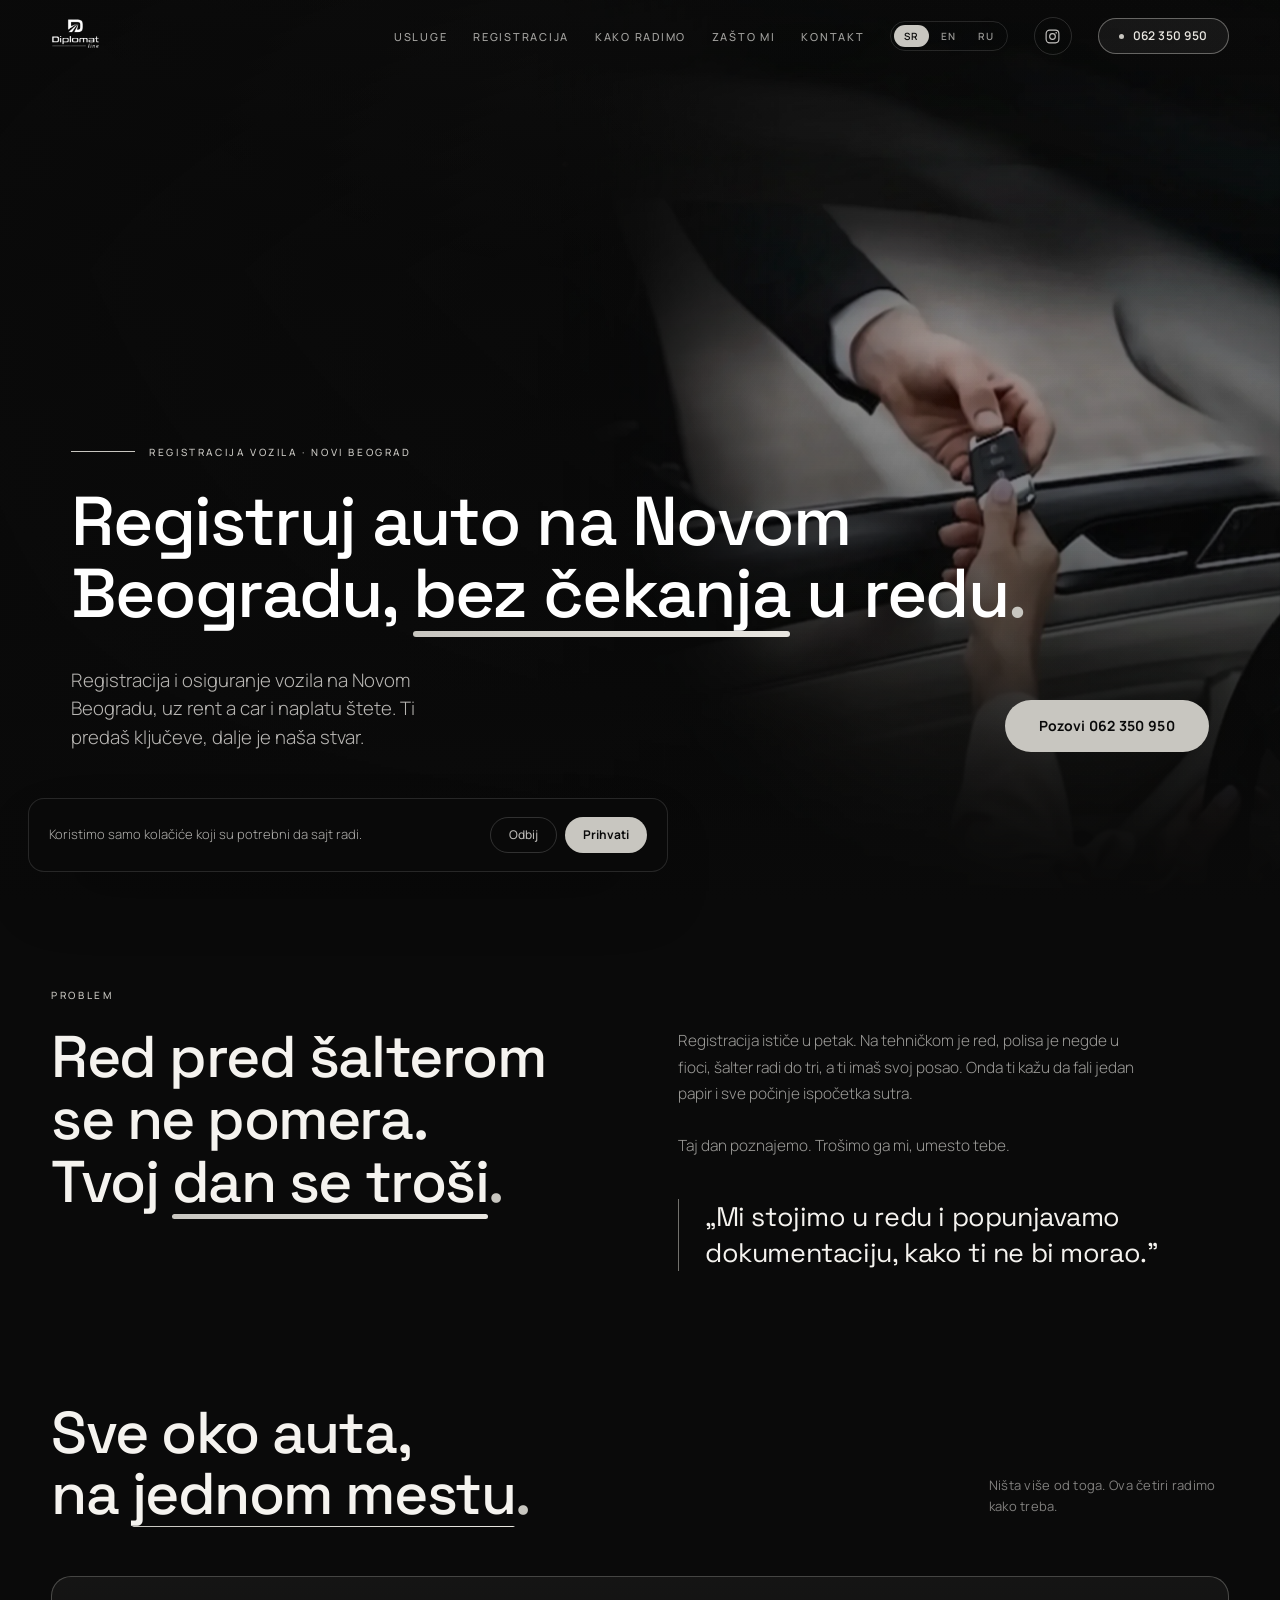
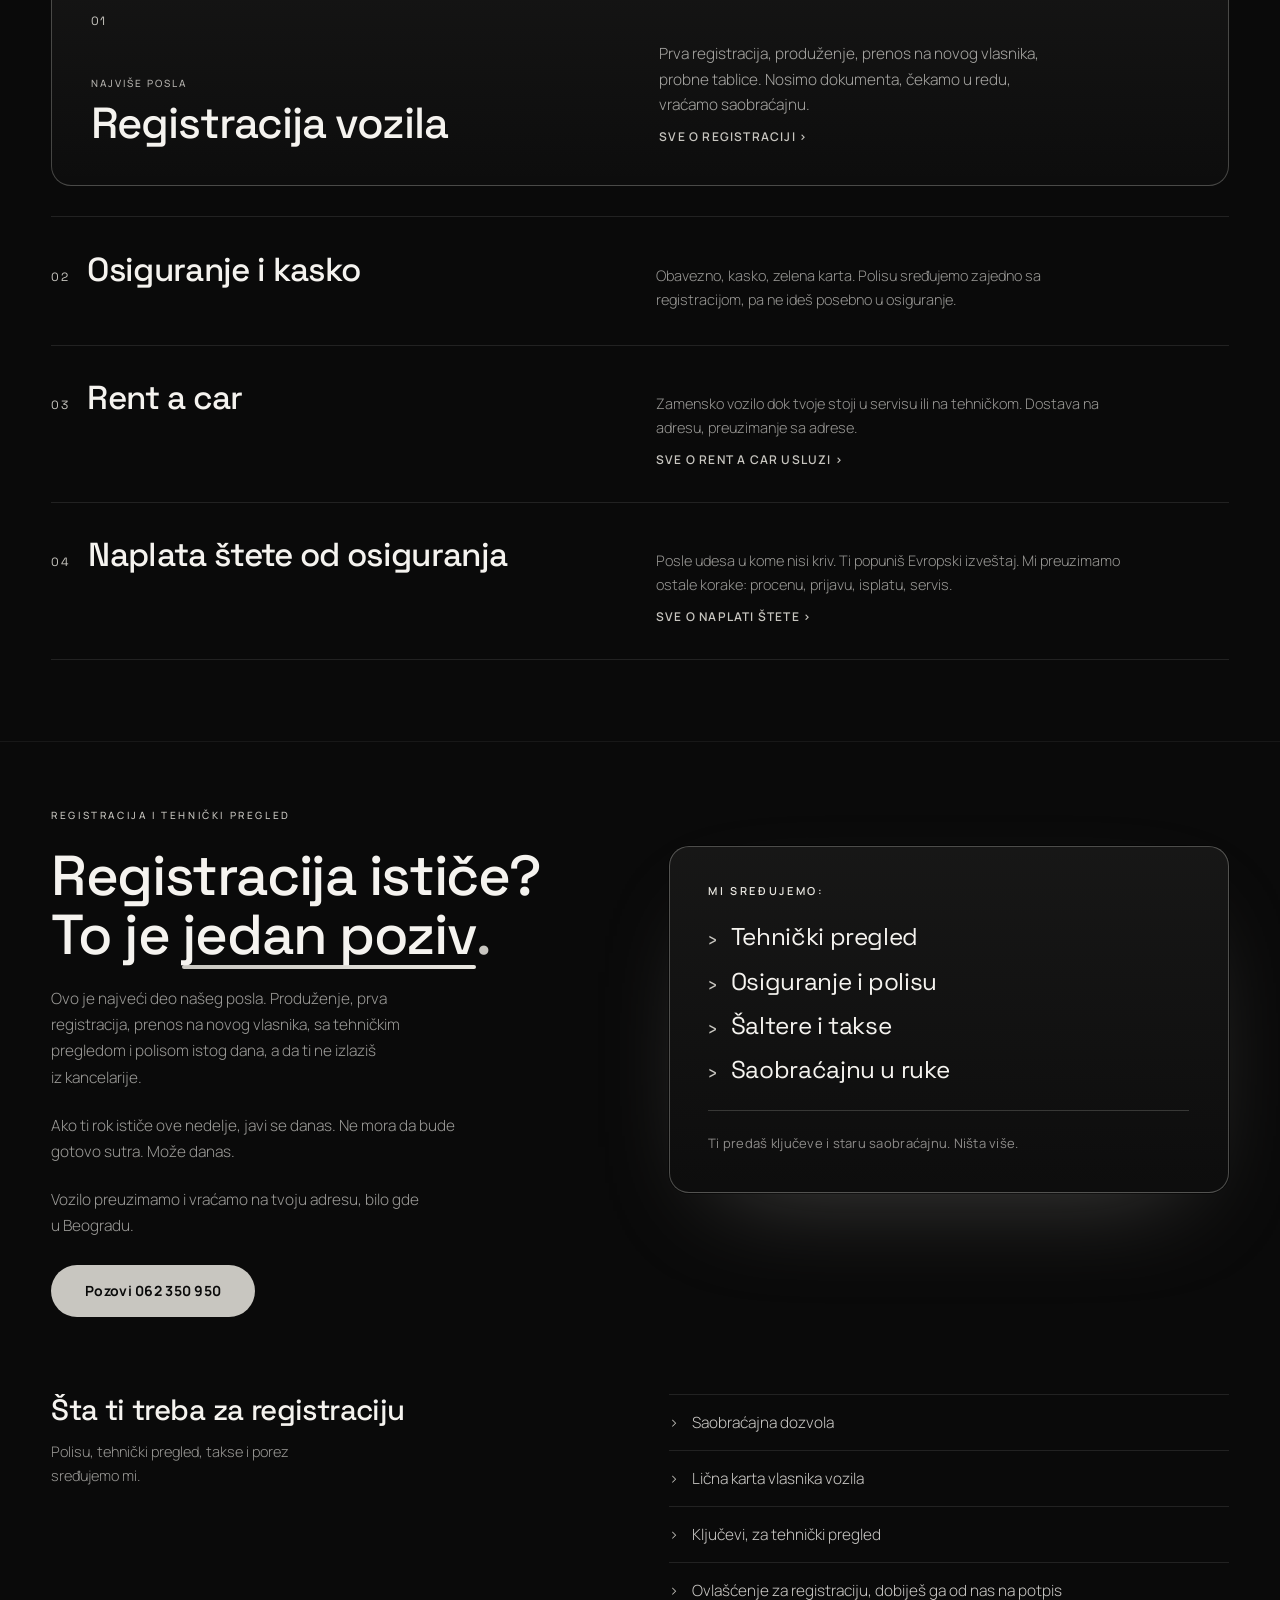
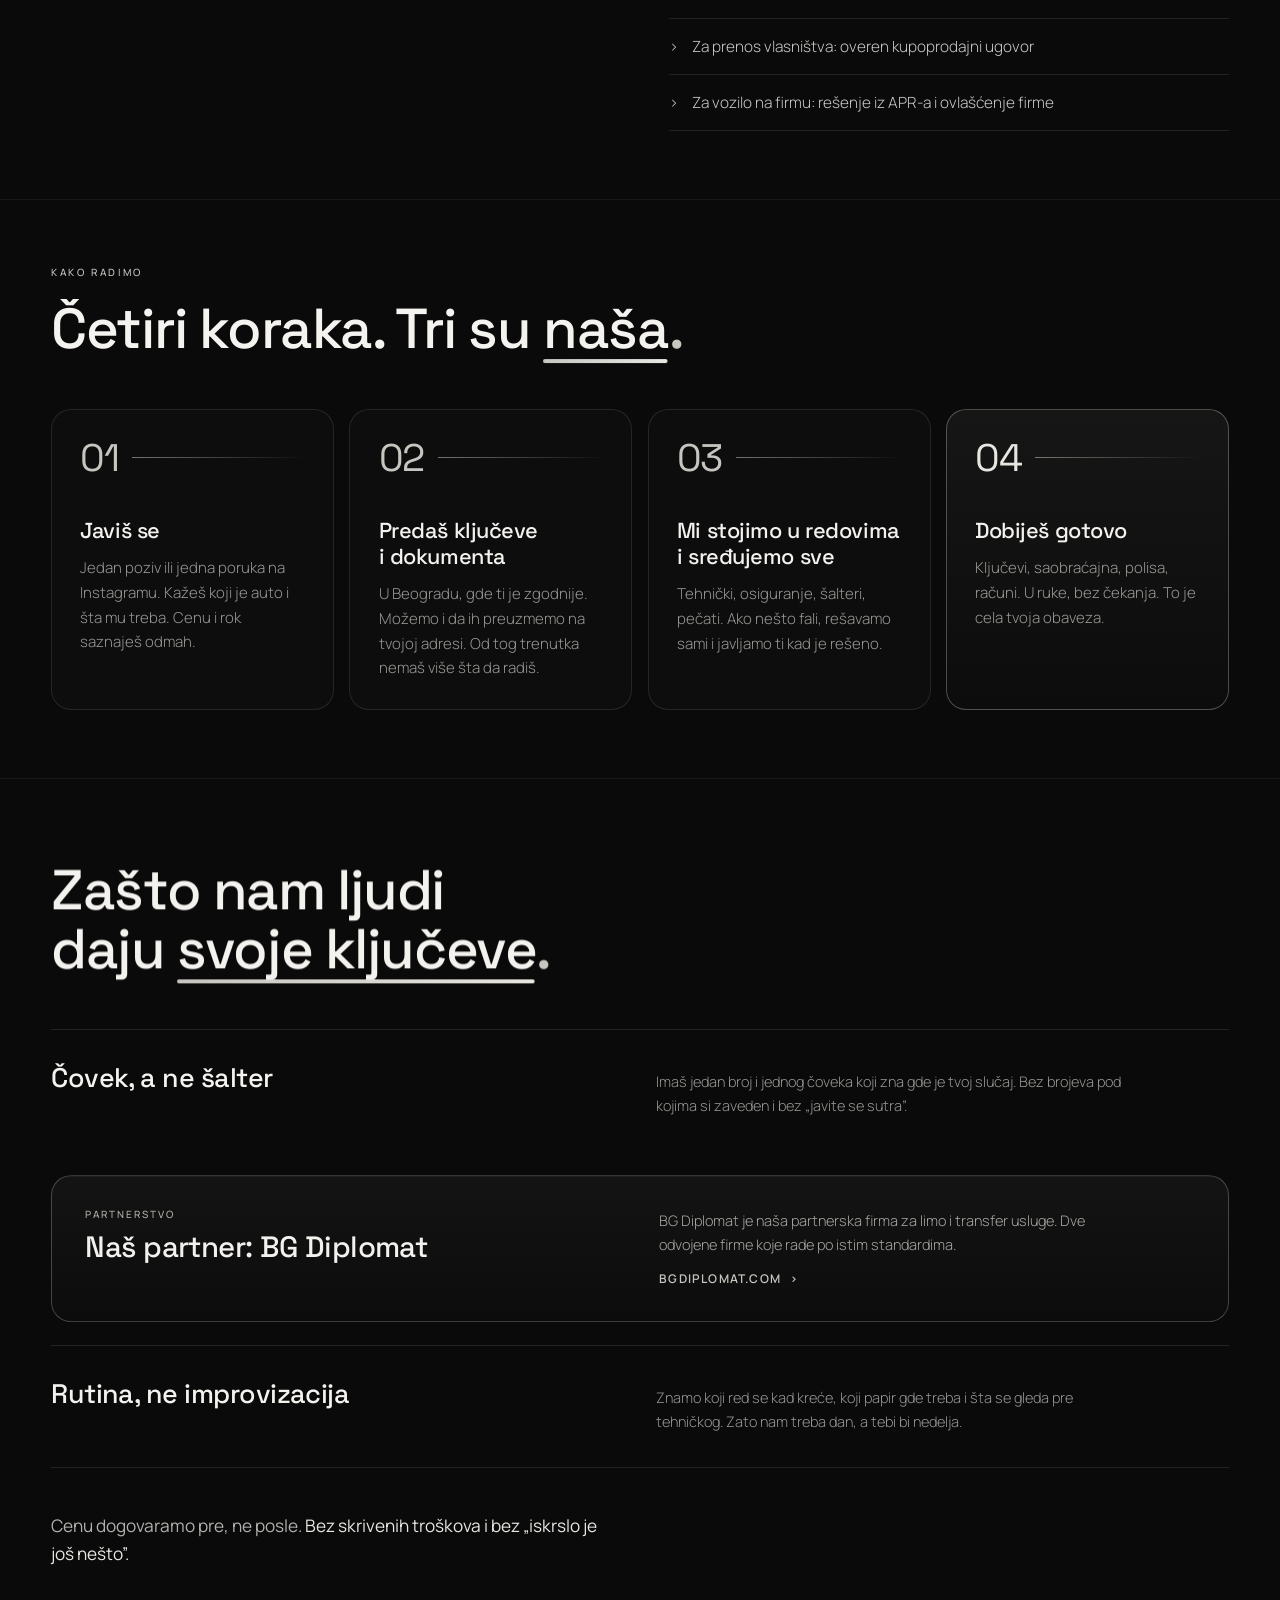
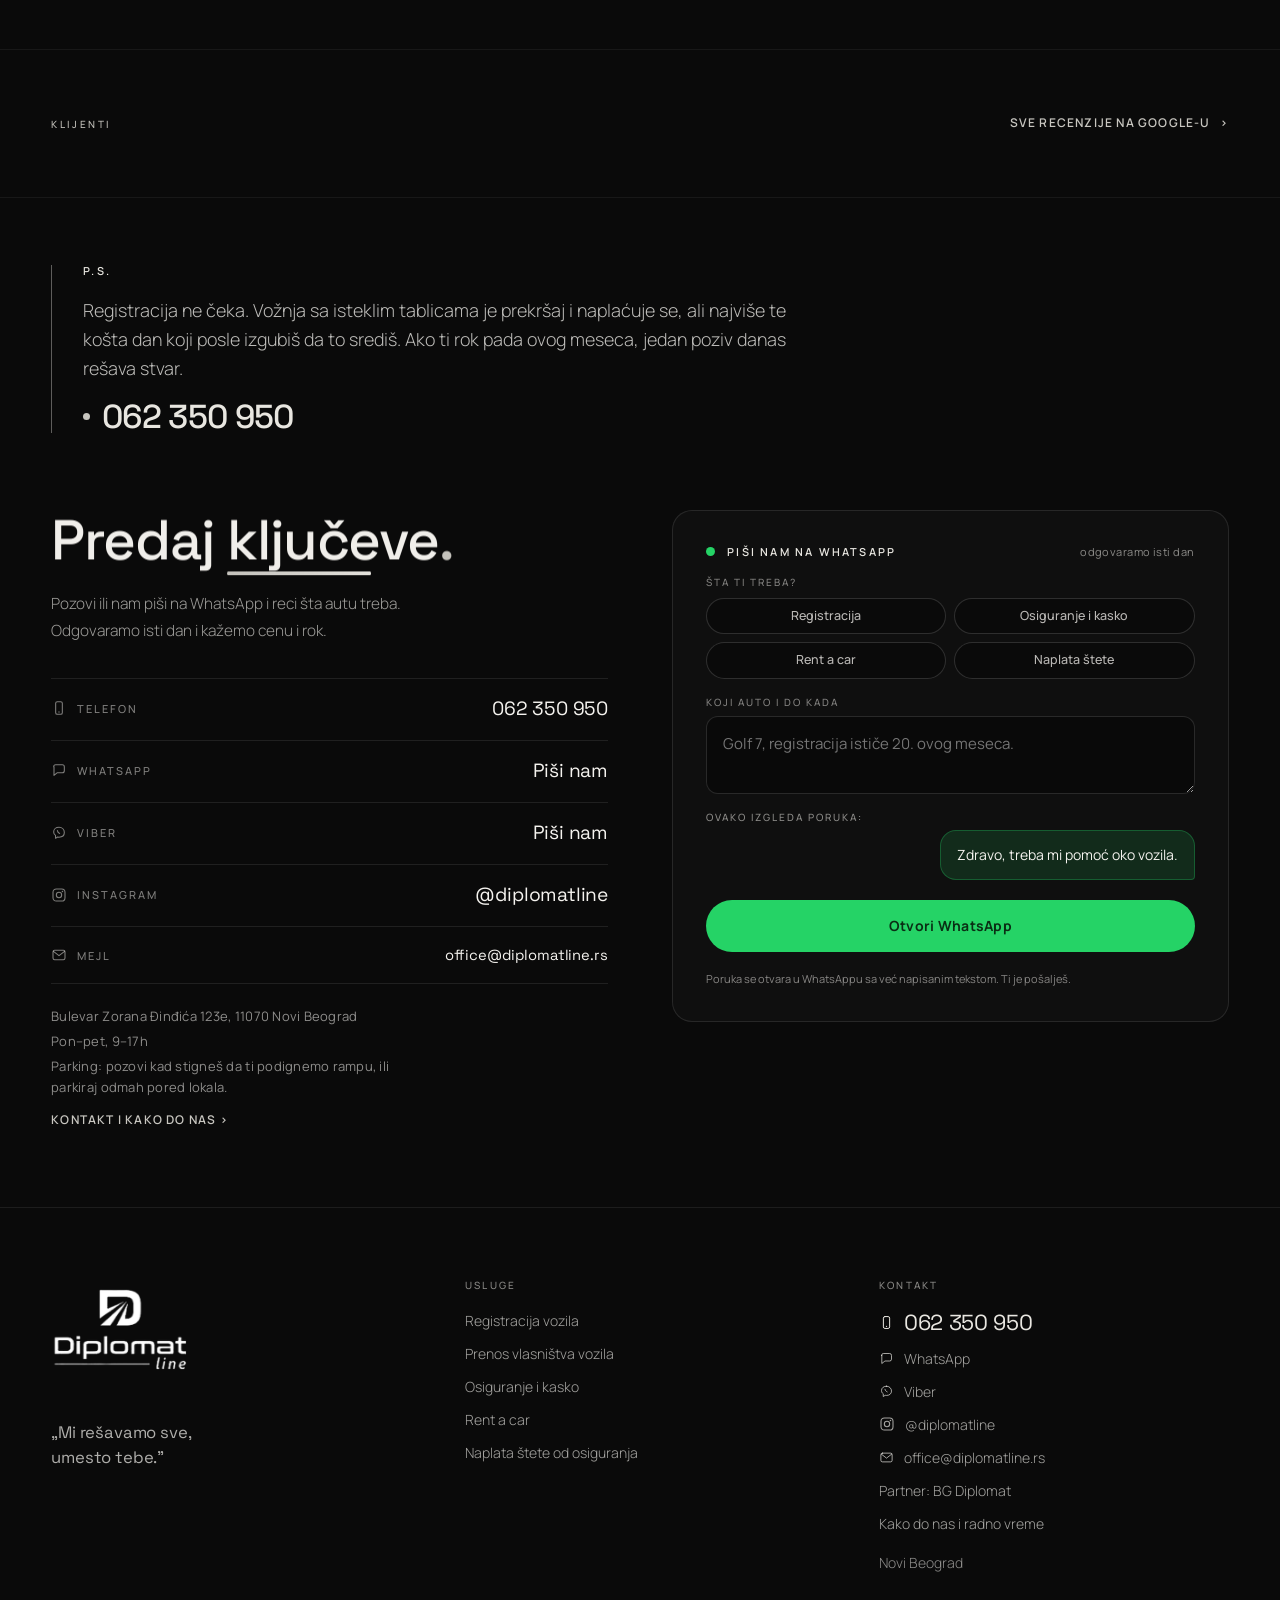
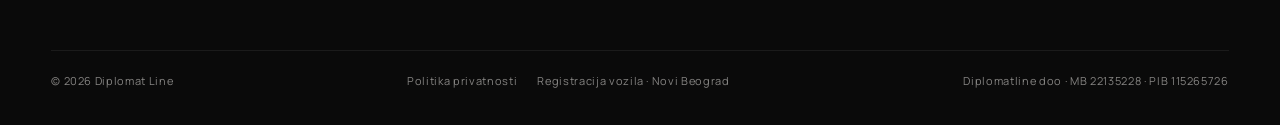
<file: index.html>
<!DOCTYPE html>
<html lang="sr-Latn" class="mirno">
<head>
  <meta charset="utf-8" />
  <meta name="viewport" content="width=device-width, initial-scale=1.0, viewport-fit=cover" />
  <title>Registracija vozila Novi Beograd | Diplomat Line, bez redova</title>
  <meta name="description" content="Registracija vozila na Novom Beogradu, bez čekanja u redu. Tehnički, osiguranje, rent a car i naplata štete. Predaš ključeve, mi sve. Pozovi 062 350 950." />
  <meta name="robots" content="index, follow" />
  <link rel="canonical" href="https://diplomatline.rs/" />

  <link rel="icon" href="favicon.ico" sizes="16x16 32x32 48x48" />
  <link rel="icon" href="icon-192.png" type="image/png" sizes="192x192" />
  <link rel="apple-touch-icon" href="apple-touch-icon.png" />
  <link rel="manifest" href="site.webmanifest" />
  <meta name="theme-color" content="#0A0A0A" />

  <!-- Pregled za deljenje -->
  <meta property="og:type" content="website" />
  <meta property="og:locale" content="sr_RS" />
  <meta property="og:site_name" content="Diplomat Line" />
  <meta property="og:url" content="https://diplomatline.rs/" />
  <meta property="og:title" content="Registracija vozila Novi Beograd | Diplomat Line, bez redova" />
  <meta property="og:description" content="Registracija vozila na Novom Beogradu, bez čekanja u redu. Tehnički, osiguranje, rent a car i naplata štete. Predaš ključeve, mi sve. Pozovi 062 350 950." />
  <meta property="og:image" content="https://diplomatline.rs/assets/og-image.jpg?v=2" />
  <meta property="og:image:width" content="1200" />
  <meta property="og:image:height" content="630" />
  <meta property="og:image:alt" content="Diplomat Line, registracija vozila, Novi Beograd" />
  <meta name="twitter:card" content="summary_large_image" />
  <meta name="twitter:title" content="Registracija vozila Novi Beograd | Diplomat Line, bez redova" />
  <meta name="twitter:description" content="Registracija vozila na Novom Beogradu, bez čekanja u redu. Tehnički, osiguranje, rent a car i naplata štete. Predaš ključeve, mi sve. Pozovi 062 350 950." />
  <meta name="twitter:image" content="https://diplomatline.rs/assets/og-image.jpg?v=2" />
  <meta name="twitter:image:alt" content="Diplomat Line, registracija vozila, Novi Beograd" />

  <link rel="preload" as="image" href="assets/photos/hero.webp" type="image/webp" fetchpriority="high" />
  <link rel="preload" as="image" href="assets/diplomat-line-logo.webp" type="image/webp" />
  <link rel="stylesheet" href="css/fonts.css" />
  <link rel="stylesheet" href="css/style.css" />
  <noscript><style>[data-loader]{display:none!important}[data-ul]{transform:none!important}[data-form] [role="group"],[data-wa-preview-box]{display:none!important}</style></noscript>

  <script type="application/ld+json">
{
  "@context": "https://schema.org",
  "@type": "AutomotiveBusiness",
  "@id": "https://diplomatline.rs/#biznis",
  "name": "Diplomat Line",
  "legalName": "Diplomatline doo",
  "url": "https://diplomatline.rs/",
  "logo": "https://diplomatline.rs/assets/diplomat-line-logo.webp",
  "image": "https://diplomatline.rs/assets/og-image.jpg",
  "description": "Registracija vozila na Novom Beogradu, bez čekanja u redu. Tehnički, osiguranje, rent a car i naplata štete. Predaš ključeve, mi sve. Pozovi 062 350 950.",
  "slogan": "Mi rešavamo sve, umesto tebe",
  "telephone": "+381 62 350 950",
  "email": "office@diplomatline.rs",
  "address": {
    "@type": "PostalAddress",
    "streetAddress": "Bulevar Zorana Đinđića 123e",
    "postalCode": "11070",
    "addressLocality": "Novi Beograd",
    "addressCountry": "RS"
  },
  "hasMap": "https://maps.app.goo.gl/cLHWSfDkwKmRreZA8",
  "openingHoursSpecification": [
    {
      "@type": "OpeningHoursSpecification",
      "dayOfWeek": [
        "Monday",
        "Tuesday",
        "Wednesday",
        "Thursday",
        "Friday"
      ],
      "opens": "09:00",
      "closes": "17:00"
    }
  ],
  "paymentAccepted": "Gotovina, kartica",
  "currenciesAccepted": "RSD",
  "areaServed": [
    {
      "@type": "Place",
      "name": "Novi Beograd"
    },
    {
      "@type": "City",
      "name": "Beograd"
    }
  ],
  "knowsLanguage": [
    "sr",
    "en",
    "ru"
  ],
  "sameAs": [
    "https://www.instagram.com/diplomatline/"
  ],
  "hasOfferCatalog": {
    "@type": "OfferCatalog",
    "name": "Usluge",
    "itemListElement": [
      {
        "@type": "Offer",
        "itemOffered": {
          "@type": "Service",
          "name": "Registracija vozila",
          "description": "Prva registracija, produženje, prenos na novog vlasnika, probne tablice. Nosimo dokumenta, čekamo u redu, vraćamo saobraćajnu."
        }
      },
      {
        "@type": "Offer",
        "itemOffered": {
          "@type": "Service",
          "name": "Osiguranje i kasko",
          "description": "Obavezno, kasko, zelena karta. Polisu sređujemo zajedno sa registracijom, pa ne ideš posebno u osiguranje."
        }
      },
      {
        "@type": "Offer",
        "itemOffered": {
          "@type": "Service",
          "name": "Rent a car",
          "description": "Zamensko vozilo dok tvoje stoji u servisu ili na tehničkom. Dostava na adresu, preuzimanje sa adrese."
        }
      },
      {
        "@type": "Offer",
        "itemOffered": {
          "@type": "Service",
          "name": "Naplata štete od osiguranja",
          "description": "Posle udesa u kome nisi kriv. Ti popuniš Evropski izveštaj. Mi preuzimamo ostale korake: procenu, prijavu, isplatu, servis."
        }
      }
    ]
  },
  "taxID": "115265726",
  "identifier": {
    "@type": "PropertyValue",
    "propertyID": "Matični broj",
    "value": "22135228"
  }
}
  </script>
  <script type="application/ld+json">
{
  "@context": "https://schema.org",
  "@type": "WebSite",
  "@id": "https://diplomatline.rs/#sajt",
  "url": "https://diplomatline.rs/",
  "name": "Diplomat Line",
  "inLanguage": "sr-Latn",
  "publisher": {
    "@id": "https://diplomatline.rs/#biznis"
  }
}
  </script>
</head>
<body>

<div style="position:relative;background:var(--black);min-height:100vh">

<!-- filmsko zrno + tihi zlatni glow preko crne -->
<div data-grain aria-hidden="true" style="position:fixed;inset:-120%;z-index:9997;pointer-events:none;opacity:.05;mix-blend-mode:overlay;background-image:url(&quot;data:image/svg+xml;utf8,<svg xmlns='http://www.w3.org/2000/svg' width='220' height='220'><filter id='n'><feTurbulence type='fractalNoise' baseFrequency='0.85' numOctaves='3' stitchTiles='stitch'/></filter><rect width='220' height='220' filter='url(%23n)'/></svg>&quot;);animation:dl-grain 900ms steps(3) infinite"></div>
<div aria-hidden="true" style="position:fixed;top:-30vh;left:50%;transform:translateX(-50%);width:120vw;height:70vh;z-index:0;pointer-events:none;background:radial-gradient(ellipse at 50% 0%,rgba(var(--accent-rgb),.10),rgba(var(--accent-rgb),0) 62%)"></div>
<div data-cursor aria-hidden="true" style="position:fixed;top:0;left:0;width:34px;height:34px;margin:-17px 0 0 -17px;border:1px solid rgba(var(--accent-rgb),.75);border-radius:50%;z-index:9999;pointer-events:none;opacity:0;transition:opacity .3s ease,width .25s ease,height .25s ease,margin .25s ease,background-color .25s ease;mix-blend-mode:screen"></div>

<div data-wa-card role="dialog" aria-label="Javi se na WhatsApp" style="position:fixed;right:clamp(14px,2.4vw,28px);bottom:clamp(14px,2.4vw,28px);z-index:955;width:min(92vw,340px);border-radius:18px;overflow:hidden;border:1px solid rgba(37,211,102,.3);background:rgba(var(--black-rgb),.96);backdrop-filter:blur(14px);-webkit-backdrop-filter:blur(14px);box-shadow:0 30px 70px -28px rgba(0,0,0,.95);opacity:0;visibility:hidden;transform:translateY(16px);transition:opacity .45s ease,transform .45s ease,visibility .45s ease">
  <button class="i1" type="button" data-wa-close aria-label="Zatvori" style="position:absolute;top:10px;right:10px;width:28px;height:28px;border:0;border-radius:50%;background:rgba(255,255,255,.08);color:rgba(var(--ink-rgb),.7);font:400 15px/1 var(--font-body);cursor:pointer;display:flex;align-items:center;justify-content:center;transition:background-color .25s ease,color .25s ease">×</button>
  <div style="display:flex;flex-direction:column;align-items:center;text-align:center;gap:12px;padding:22px 20px 16px">
    <div style="width:58px;height:58px;border-radius:50%;overflow:hidden;border:1px solid rgba(37,211,102,.35);background:rgba(255,255,255,.04);display:flex;align-items:center;justify-content:center">
      <img src="assets/diplomat-line-logo.webp" alt="Diplomat Line logo" width="400" height="255" loading="lazy" decoding="async" style="width:72%;height:72%;object-fit:contain;object-position:center;display:block;margin:auto" />
    </div>
    <div>
      <span data-en="We are here on WhatsApp" style="display:block;font:600 13px/1.3 var(--font-body);color:var(--ink);margin-bottom:6px">Tu smo na WhatsAppu</span>
      <p data-en="Send the plate number and the deadline. You get the price and the date the same day, with no calls and no waiting at a counter." style="margin:0;font:300 12.5px/1.55 var(--font-body);color:rgba(var(--ink-rgb),.66)">Pošalji registarsku oznaku i rok. Cenu i datum dobijaš isti dan, bez poziva i bez čekanja na šalteru.</p>
    </div>
  </div>
  <a class="i2" href="https://wa.me/38162350950" target="_blank" rel="noopener" data-en="Open the chat" style="display:flex;align-items:center;justify-content:center;gap:9px;margin:0 18px 16px;padding:13px 18px;border-radius:999px;background:#25D366;color:#0A2E14;font:700 13px/1 var(--font-body);transition:background-color .3s ease">Otvori prepisku</a>
  <div aria-hidden="true" style="height:3px;background:rgba(255,255,255,.07)">
    <span data-wa-bar style="display:block;height:100%;width:100%;background:#25D366"></span>
  </div>
</div>

<a class="i3" href="https://wa.me/38162350950" target="_blank" rel="noopener" data-wa-float style="position:fixed;right:clamp(14px,2.4vw,28px);bottom:clamp(14px,2.4vw,28px);z-index:950;display:inline-flex;align-items:center;gap:10px;padding:15px 22px;border-radius:999px;background:#25D366;color:#0A2E14;font:700 13px/1 var(--font-body);letter-spacing:.02em;white-space:nowrap;box-shadow:0 20px 50px -20px rgba(0,0,0,.9);opacity:0;visibility:hidden;transform:translateY(14px);transition:opacity .4s ease,transform .4s ease,visibility .4s ease,background-color .3s ease">
  <span aria-hidden="true" style="width:7px;height:7px;border-radius:50%;background:#0A2E14"></span>WhatsApp
</a>

<div data-cookiebar role="region" aria-label="Kolačići" style="position:fixed;left:clamp(14px,2.4vw,28px);right:clamp(14px,2.4vw,28px);bottom:clamp(14px,2.4vw,28px);z-index:960;display:none;flex-wrap:wrap;align-items:center;gap:14px;max-width:640px;padding:18px 20px;border-radius:16px;border:1px solid rgba(255,255,255,.12);background:rgba(var(--black-rgb),.94);backdrop-filter:blur(14px);-webkit-backdrop-filter:blur(14px);box-shadow:0 30px 70px -30px rgba(0,0,0,.95)">
  <p data-en="We use only the cookies needed for the site to work." style="margin:0;flex:1 1 240px;font:300 13px/1.5 var(--font-body);color:rgba(var(--ink-rgb),.7)">Koristimo samo kolačiće koji su potrebni da sajt radi.</p>
  <div style="display:flex;gap:8px">
    <button class="i4" type="button" data-cookie="reject" data-en="Reject" style="padding:11px 18px;border-radius:999px;border:1px solid rgba(255,255,255,.16);background:transparent;color:rgba(var(--ink-rgb),.75);font:500 12px/1 var(--font-body);cursor:pointer;white-space:nowrap;transition:border-color .25s ease">Odbij</button>
    <button class="i5" type="button" data-cookie="accept" data-en="Accept" style="padding:11px 18px;border-radius:999px;border:0;background:var(--accent);color:var(--black);font:700 12px/1 var(--font-body);cursor:pointer;white-space:nowrap;transition:background-color .25s ease">Prihvati</button>
  </div>
</div>

<!-- ══════════ HEADER ══════════ -->
<a class="i6" href="#sadrzaj" data-skip data-en="Skip to content" style="position:absolute;left:-9999px;top:0;z-index:9999;padding:14px 22px;border-radius:0 0 12px 0;background:var(--ink);color:var(--black);font:600 13px/1 var(--font-body)">Preskoči na sadržaj</a>

<!-- Uvodni ekran: logo dok se sajt učitava, pa se povlači uvis -->
<div data-loader role="status" aria-label="Učitavanje" style="position:fixed;inset:0;z-index:9998;display:flex;align-items:center;justify-content:center;background:var(--black);transition:transform 1s cubic-bezier(.65,0,.2,1),opacity .6s ease .25s">
  <div style="display:flex;flex-direction:column;align-items:center;gap:26px">
    <img data-loader-logo src="assets/diplomat-line-logo.webp" alt="Diplomat Line logo" width="400" height="255" style="height:clamp(60px,9vw,104px);width:auto;display:block;opacity:0;transform:translateY(10px);transition:opacity .9s ease,transform .9s cubic-bezier(.5,0,.2,1)" />
    <span aria-hidden="true" style="display:block;width:clamp(90px,14vw,150px);height:1px;background:rgba(255,255,255,.13);overflow:hidden">
      <span data-loader-bar style="display:block;width:100%;height:100%;background:var(--accent);transform:scaleX(0);transform-origin:left center;transition:transform .7s cubic-bezier(.4,0,.2,1)"></span>
    </span>
  </div>
</div>

<header data-header style="position:fixed;top:0;left:0;right:0;z-index:900;padding:16px clamp(18px,4vw,56px);transition:background-color .5s ease,backdrop-filter .5s ease,border-color .5s ease,padding .5s ease;border-bottom:1px solid rgba(255,255,255,0)">
  <div data-header-inner style="max-width:1240px;margin:0 auto;display:flex;align-items:center;justify-content:space-between;gap:24px">
  <a href="#top" aria-label="Diplomat Line, početak" style="display:flex;align-items:center;flex:0 0 auto">
    <img src="assets/diplomat-line-logo.webp" alt="Diplomat Line logo" width="400" height="255" style="height:clamp(30px,3.2vw,42px);width:auto;display:block" />
  </a>
  <button class="i7" type="button" data-burger aria-label="Meni" aria-expanded="false" aria-controls="glavni-meni" style="display:none;align-items:center;justify-content:center;flex-direction:column;gap:5px;width:46px;height:46px;flex:0 0 auto;padding:0;border:1px solid rgba(255,255,255,.14);border-radius:999px;background:rgba(var(--black-rgb),.5);cursor:pointer;transition:border-color .3s ease">
    <span aria-hidden="true" data-burger-line style="display:block;width:17px;height:1.5px;border-radius:2px;background:var(--ink);transition:transform .35s cubic-bezier(.5,0,.2,1),opacity .25s ease"></span>
    <span aria-hidden="true" data-burger-line style="display:block;width:17px;height:1.5px;border-radius:2px;background:var(--ink);transition:transform .35s cubic-bezier(.5,0,.2,1),opacity .25s ease"></span>
  </button>
  <nav id="glavni-meni" data-nav aria-label="Glavna navigacija" style="display:flex;align-items:center;gap:clamp(14px,2vw,34px);flex-wrap:wrap;justify-content:flex-end">
    <a href="#usluge" data-navlink data-en="Services" style="font:500 11px/1 var(--font-body);letter-spacing:.16em;text-transform:uppercase;color:rgba(var(--ink-rgb),.66)">Usluge</a>
    <a href="/registracija-vozila/" data-navlink data-en="Registration" style="font:500 11px/1 var(--font-body);letter-spacing:.16em;text-transform:uppercase;color:rgba(var(--ink-rgb),.66)">Registracija</a>
    <a href="#proces" data-navlink data-en="How we work" style="font:500 11px/1 var(--font-body);letter-spacing:.16em;text-transform:uppercase;color:rgba(var(--ink-rgb),.66)">Kako radimo</a>
    <a href="#zasto" data-navlink data-en="Why us" style="font:500 11px/1 var(--font-body);letter-spacing:.16em;text-transform:uppercase;color:rgba(var(--ink-rgb),.66)">Zašto mi</a>
    <a href="#kontakt" data-navlink data-en="Contact" style="font:500 11px/1 var(--font-body);letter-spacing:.16em;text-transform:uppercase;color:rgba(var(--ink-rgb),.66)">Kontakt</a>
    <div role="group" aria-label="Jezik" style="display:flex;align-items:center;gap:2px;padding:3px;border:1px solid rgba(255,255,255,.12);border-radius:999px">
      <button type="button" data-lang="sr" style="border:0;background:var(--accent);color:var(--black);font:600 10px/1 var(--font-body);letter-spacing:.1em;padding:6px 10px;border-radius:999px;cursor:pointer;transition:background-color .25s ease,color .25s ease">SR</button>
      <button type="button" data-lang="en" style="border:0;background:transparent;color:rgba(var(--ink-rgb),.6);font:600 10px/1 var(--font-body);letter-spacing:.1em;padding:6px 10px;border-radius:999px;cursor:pointer;transition:background-color .25s ease,color .25s ease">EN</button>
      <button type="button" data-lang="ru" style="border:0;background:transparent;color:rgba(var(--ink-rgb),.6);font:600 10px/1 var(--font-body);letter-spacing:.1em;padding:6px 10px;border-radius:999px;cursor:pointer;transition:background-color .25s ease,color .25s ease">RU</button>
    </div>
    <a class="i8" href="https://instagram.com/diplomatline" target="_blank" rel="noopener" aria-label="Diplomat Line na Instagramu" style="display:inline-flex;align-items:center;justify-content:center;width:38px;height:38px;border-radius:999px;border:1px solid rgba(255,255,255,.14);color:rgba(var(--ink-rgb),.8);transition:border-color .3s ease,color .3s ease"><svg width="17" height="17" viewBox="0 0 24 24" fill="none" stroke="currentColor" stroke-width="1.6" stroke-linecap="round" aria-hidden="true" style="flex:0 0 auto;display:block"><rect x="3" y="3" width="18" height="18" rx="5"></rect><circle cx="12" cy="12" r="4"></circle><circle cx="17.2" cy="6.8" r="1.15" fill="currentColor" stroke="none"></circle></svg></a>
    <a class="i9" href="tel:+38162350950" data-magnetic style="display:inline-flex;align-items:center;gap:9px;padding:11px 20px;border:1px solid rgba(var(--accent-rgb),.45);border-radius:999px;font:600 12px/1 var(--font-body);letter-spacing:.04em;white-space:nowrap;color:var(--accent-light);background:rgba(var(--accent-rgb),.07);transition:background-color .3s ease,border-color .3s ease">
      <span aria-hidden="true" style="width:5px;height:5px;border-radius:50%;background:var(--accent);flex:0 0 auto"></span>062 350 950
    </a>
  </nav>
  </div>
</header>

<!-- ══════════ 1. HERO ══════════ -->
<main id="sadrzaj">
<section id="top" data-screen-label="Hero" style="position:relative;min-height:100svh;display:flex;align-items:flex-end;overflow:hidden">
  <div data-parallax data-hero-media style="position:absolute;inset:-8% 0 -8% 0;z-index:0">
    <!-- HERO: fotografija. Video je isključen (<video> nema data-src), pa sam fajl assets/video/hero.mp4 ne bi ništa promenio. -->
    <img src="assets/photos/hero.webp" alt="Predaja ključa automobila kroz prozor vozila, Novi Beograd" width="1600" height="2166" fetchpriority="high" style="position:absolute;inset:0;width:100%;height:100%;object-fit:cover;display:block" />
    <video data-hero-video muted loop playsinline preload="none" aria-hidden="true" style="position:absolute;inset:0;width:100%;height:100%;object-fit:cover;display:block;opacity:0;transition:opacity 1.2s ease"></video>
  </div>
  <div aria-hidden="true" style="position:absolute;inset:0;z-index:1;background:linear-gradient(180deg,rgba(var(--black-rgb),.72) 0%,rgba(var(--black-rgb),.22) 30%,rgba(var(--black-rgb),.58) 68%,var(--black) 100%)"></div>
  <div aria-hidden="true" style="position:absolute;inset:0;z-index:1;background:linear-gradient(90deg,rgba(var(--black-rgb),.82) 0%,rgba(var(--black-rgb),.34) 46%,rgba(var(--black-rgb),.05) 78%)"></div>

  <div style="position:relative;z-index:2;width:100%;max-width:1240px;margin:0 auto;padding:0 clamp(18px,4vw,56px) calc(clamp(56px,8vh,110px) + 76px)">
    <h1 style="margin:0;font-weight:inherit;font-size:inherit">
      <span style="display:flex;align-items:center;gap:14px;margin-bottom:clamp(18px,3vh,34px)">
        <span aria-hidden="true" style="display:block;width:clamp(28px,5vw,64px);height:1px;background:var(--accent)"></span>
        <span data-en="Vehicle registration · New Belgrade" style="font:500 10px/1.4 var(--font-body);letter-spacing:.26em;text-transform:uppercase;color:rgba(var(--accent-light-rgb),.86)">Registracija vozila · Novi Beograd</span>
      </span>
      <span data-h1 style="display:block;font:500 clamp(2rem,6.2vw,5.4rem)/1.04 var(--font-display);letter-spacing:.012em;text-transform:uppercase;max-width:15em;color:#FFF;text-wrap:balance">
        <span data-en="Register your car in New Belgrade,">Registruj auto na Novom Beogradu,</span>
        <span style="position:relative;white-space:nowrap;display:inline-block"><span data-en="without waiting" style="position:relative;z-index:1">bez čekanja</span><i data-ul aria-hidden="true" style="display:block;position:absolute;left:0;right:0;bottom:-.1em;height:.075em;min-height:4px;border-radius:3px;background:linear-gradient(90deg,var(--accent),var(--accent-light));transform:scaleX(0);transform-origin:left center"></i></span>
        <span data-en="in line">u redu</span><span style="color:var(--accent)">.</span>
      </span>
    </h1>

    <div style="display:flex;flex-wrap:wrap;align-items:flex-end;justify-content:space-between;gap:clamp(24px,4vw,64px);margin-top:clamp(26px,4vh,46px)">
      <p data-rise data-en="Vehicle registration and insurance in New Belgrade, plus rent a car and insurance claims. You hand over the keys, we take care of the rest." style="margin:0;max-width:34ch;font:300 clamp(16px,1.45vw,21px)/1.55 var(--font-body);color:rgba(var(--ink-rgb),.74)">Registracija i osiguranje vozila na Novom Beogradu, uz rent a car i naplatu štete. Ti predaš ključeve, dalje je naša stvar.</p>
      <div data-rise style="display:flex;flex-wrap:wrap;gap:12px">
        <a class="i10" href="tel:+38162350950" data-magnetic data-en="Call 062 350 950" style="display:inline-flex;align-items:center;justify-content:center;padding:19px 34px;border-radius:999px;background:var(--accent);color:var(--black);font:700 14px/1 var(--font-body);letter-spacing:.02em;white-space:nowrap;transition:background-color .3s ease,transform .3s ease">Pozovi 062 350 950</a>
      </div>
    </div>
  </div>

  <div data-scroll-hint aria-hidden="true" style="position:absolute;left:50%;bottom:clamp(22px,4vh,44px);z-index:2;width:1px;height:56px;overflow:hidden;background:rgba(255,255,255,.12)">
    <span style="display:block;width:1px;height:34px;background:var(--accent);animation:dl-scroll-hint 2.6s cubic-bezier(.5,0,.5,1) infinite"></span>
  </div>
</section>

<!-- ══════════ 2. BOLNA TAČKA / MANIFEST ══════════ -->
<section data-screen-label="Manifest" style="position:relative;z-index:2;padding:clamp(62px,10vh,132px) clamp(18px,4vw,56px)">
  <div style="max-width:1240px;margin:0 auto">
    <div style="display:grid;grid-template-columns:repeat(auto-fit,minmax(min(100%,320px),1fr));gap:clamp(32px,6vw,110px);align-items:start">
      <div>
        <span data-rise data-en="The problem" style="display:block;font:500 10px/1 var(--font-body);letter-spacing:.26em;text-transform:uppercase;color:var(--accent);margin-bottom:26px">Problem</span>
        <h2 style="font:500 clamp(1.9rem,4.6vw,4.1rem)/1.06 var(--font-display);letter-spacing:-.025em;margin:0;color:var(--ink);text-wrap:balance">
          <span data-en="The queue at the counter does not move.">Red pred šalterom se ne pomera.</span><br />
          <span data-en="Your ">Tvoj </span><span style="white-space:nowrap"><span style="position:relative;white-space:nowrap;display:inline-block"><span data-en="day slips away" style="position:relative;z-index:1">dan se troši</span><i data-ul aria-hidden="true" style="display:block;position:absolute;left:0;right:0;bottom:-.09em;height:.07em;min-height:3px;border-radius:3px;background:linear-gradient(90deg,var(--accent),var(--accent-light));transform:scaleX(0);transform-origin:left center"></i></span><span style="color:var(--accent)">.</span></span>
        </h2>
      </div>
      <div style="display:flex;flex-direction:column;gap:26px;padding-top:clamp(0px,3vw,58px)">
        <p data-rise data-en="Registration expires on a Friday. The inspection station has a queue, the insurance policy is somewhere in a drawer, the counter closes at three, and you have a job of your own. Then someone tells you a document is missing and you start over tomorrow." style="margin:0;font:300 clamp(15px,1.2vw,18px)/1.7 var(--font-body);color:rgba(var(--ink-rgb),.62);max-width:52ch">Registracija ističe u petak. Na tehničkom je red, polisa je negde u fioci, šalter radi do tri, a ti imaš svoj posao. Onda ti kažu da fali jedan papir i sve počinje ispočetka sutra.</p>
        <p data-rise data-en="We know that day. We spend it instead of you." style="margin:0;font:300 clamp(15px,1.2vw,18px)/1.7 var(--font-body);color:rgba(var(--ink-rgb),.62);max-width:52ch">Taj dan poznajemo. Trošimo ga mi, umesto tebe.</p>
        <blockquote data-rise style="margin:14px 0 0;padding-left:clamp(18px,2vw,30px);border-left:1px solid rgba(var(--accent-rgb),.55)">
          <p data-en="&ldquo;We stand in the queue and fill out the paperwork, so that you don&rsquo;t have to.&rdquo;" style="margin:0;font:400 clamp(18px,2.1vw,29px)/1.35 var(--font-display);letter-spacing:-.015em;color:var(--ink)">„Mi stojimo u redu i popunjavamo dokumentaciju, kako ti ne bi morao.”</p>
        </blockquote>
      </div>
    </div>
  </div>
</section>

<!-- ══════════ 3. USLUGE ══════════ -->
<section id="usluge" data-screen-label="Usluge" style="position:relative;z-index:2;padding:clamp(30px,4.5vh,60px) clamp(18px,4vw,56px) clamp(58px,9vh,120px)">
  <div style="max-width:1240px;margin:0 auto">
    <div style="display:flex;flex-wrap:wrap;align-items:flex-end;justify-content:space-between;gap:28px;margin-bottom:clamp(30px,4vw,52px)">
      <h2 style="font:500 clamp(1.9rem,4.6vw,4.1rem)/1.04 var(--font-display);letter-spacing:-.025em;margin:0;color:var(--ink);max-width:20ch">
        <span data-en="Everything for your car, in ">Sve oko auta, na </span><span style="white-space:nowrap"><span style="position:relative;white-space:nowrap;display:inline-block"><span data-en="one place" style="position:relative;z-index:1">jednom mestu</span><i data-ul aria-hidden="true" style="display:block;position:absolute;left:0;right:0;bottom:-.09em;height:.07em;min-height:3px;border-radius:3px;background:linear-gradient(90deg,var(--accent),var(--accent-light));transform:scaleX(0);transform-origin:left center"></i></span><span style="color:var(--accent)">.</span></span>
      </h2>
      <p data-rise data-en="Nothing more. These four we do properly." style="margin:0 0 8px;font:400 13px/1.6 var(--font-body);letter-spacing:.02em;color:rgba(var(--ink-rgb),.5);max-width:30ch">Ništa više od toga. Ova četiri radimo kako treba.</p>
    </div>

    <article class="i11" data-card style="display:grid;grid-template-columns:repeat(auto-fit,minmax(min(100%,300px),1fr));gap:clamp(20px,3vw,60px);align-items:end;padding:clamp(26px,3vw,46px);border-radius:20px;border:1px solid rgba(var(--accent-rgb),.3);background:linear-gradient(180deg,rgba(var(--accent-rgb),.06),rgba(255,255,255,.014));margin-bottom:clamp(18px,2.4vw,34px);transition:border-color .4s ease">
      <div>
        <span aria-hidden="true" style="display:block;font:400 12px/1 var(--font-display);letter-spacing:.14em;color:var(--accent);margin-bottom:clamp(24px,4vw,60px)">01</span>
        <span data-en="Most of our work" style="display:block;font:500 10px/1 var(--font-body);letter-spacing:.2em;text-transform:uppercase;color:rgba(var(--accent-light-rgb),.75);margin-bottom:12px">Najviše posla</span>
        <h3 data-en="Vehicle registration" style="margin:0;font:500 clamp(1.7rem,3.4vw,3rem)/1.06 var(--font-display);letter-spacing:-.025em;color:var(--ink);text-wrap:balance">Registracija vozila</h3>
      </div>
      <div><p data-en="First registration, renewal, transfer to a new owner, test plates. We take the documents in, wait in line and bring back the registration certificate." style="margin:0;font:300 clamp(15px,1.2vw,17.5px)/1.65 var(--font-body);color:rgba(var(--ink-rgb),.66);max-width:46ch">Prva registracija, produženje, prenos na novog vlasnika, probne tablice. Nosimo dokumenta, čekamo u redu, vraćamo saobraćajnu.</p><a class="i12" href="/registracija-vozila/" data-more data-en="All about registration ›" style="display:inline-flex;align-items:center;margin-top:14px;font:600 12px/1 var(--font-body);letter-spacing:.1em;text-transform:uppercase;color:var(--accent)">Sve o registraciji ›</a></div>
    </article>

    <div>
      <article class="i13" data-card style="display:grid;grid-template-columns:repeat(auto-fit,minmax(min(100%,320px),1fr));gap:clamp(10px,2.5vw,64px);align-items:baseline;padding:clamp(22px,2.6vw,34px) 0;border-top:1px solid rgba(255,255,255,.1);transition:border-color .4s ease">
        <div style="display:flex;align-items:baseline;gap:clamp(12px,1.4vw,20px)">
          <span aria-hidden="true" style="flex:0 0 auto;font:400 12px/1 var(--font-display);letter-spacing:.14em;color:var(--accent)">02</span>
          <h3 data-en="Insurance &amp; comprehensive cover" style="margin:0;font:500 clamp(1.35rem,2.6vw,2.3rem)/1.12 var(--font-display);letter-spacing:-.02em;color:var(--ink);text-wrap:balance">Osiguranje i kasko</h3>
        </div>
        <p data-en="Compulsory insurance, comprehensive cover, green card. We sort out the policy together with the registration, so you do not need a separate trip to the insurer." style="margin:0;font:300 clamp(14.5px,1.1vw,16.5px)/1.65 var(--font-body);color:rgba(var(--ink-rgb),.6);max-width:52ch">Obavezno, kasko, zelena karta. Polisu sređujemo zajedno sa registracijom, pa ne ideš posebno u osiguranje.</p>
      </article>
      <article class="i14" data-card style="display:grid;grid-template-columns:repeat(auto-fit,minmax(min(100%,320px),1fr));gap:clamp(10px,2.5vw,64px);align-items:baseline;padding:clamp(22px,2.6vw,34px) 0;border-top:1px solid rgba(255,255,255,.1);transition:border-color .4s ease">
        <div style="display:flex;align-items:baseline;gap:clamp(12px,1.4vw,20px)">
          <span aria-hidden="true" style="flex:0 0 auto;font:400 12px/1 var(--font-display);letter-spacing:.14em;color:var(--accent)">03</span>
          <h3 data-en="Rent a car" style="margin:0;font:500 clamp(1.35rem,2.6vw,2.3rem)/1.12 var(--font-display);letter-spacing:-.02em;color:var(--ink);text-wrap:balance">Rent a car</h3>
        </div>
        <div><p data-en="A replacement vehicle while yours is in the workshop or at technical inspection. Delivered to your address and collected from it." style="margin:0;font:300 clamp(14.5px,1.1vw,16.5px)/1.65 var(--font-body);color:rgba(var(--ink-rgb),.6);max-width:52ch">Zamensko vozilo dok tvoje stoji u servisu ili na tehničkom. Dostava na adresu, preuzimanje sa adrese.</p><a class="i15" href="/rent-a-car/" data-more data-en="All about rent a car ›" style="display:inline-flex;align-items:center;margin-top:14px;font:600 12px/1 var(--font-body);letter-spacing:.1em;text-transform:uppercase;color:var(--accent)">Sve o rent a car usluzi ›</a></div>
      </article>
      <article class="i16" data-card style="display:grid;grid-template-columns:repeat(auto-fit,minmax(min(100%,320px),1fr));gap:clamp(10px,2.5vw,64px);align-items:baseline;padding:clamp(22px,2.6vw,34px) 0;border-top:1px solid rgba(255,255,255,.1);border-bottom:1px solid rgba(255,255,255,.1);transition:border-color .4s ease">
        <div style="display:flex;align-items:baseline;gap:clamp(12px,1.4vw,20px)">
          <span aria-hidden="true" style="flex:0 0 auto;font:400 12px/1 var(--font-display);letter-spacing:.14em;color:var(--accent)">04</span>
          <h3 data-en="Insurance claims" style="margin:0;font:500 clamp(1.35rem,2.6vw,2.3rem)/1.12 var(--font-display);letter-spacing:-.02em;color:var(--ink);text-wrap:balance">Naplata štete od osiguranja</h3>
        </div>
        <div><p data-en="After a collision that was not your fault. You fill in the European accident statement. We take over the rest: damage assessment, the claim, the payout and the repair." style="margin:0;font:300 clamp(14.5px,1.1vw,16.5px)/1.65 var(--font-body);color:rgba(var(--ink-rgb),.6);max-width:52ch">Posle udesa u kome nisi kriv. Ti popuniš Evropski izveštaj. Mi preuzimamo ostale korake: procenu, prijavu, isplatu, servis.</p><a class="i17" href="/naplata-stete-od-osiguranja/" data-more data-en="All about insurance claims ›" style="display:inline-flex;align-items:center;margin-top:14px;font:600 12px/1 var(--font-body);letter-spacing:.1em;text-transform:uppercase;color:var(--accent)">Sve o naplati štete ›</a></div>
      </article>
    </div>
  </div>
</section>

<!-- ══════════ 4. REGISTRACIJA, glavni posao ══════════ -->
<section id="registracija" data-screen-label="Registracija" style="position:relative;z-index:2;padding:clamp(48px,7.5vh,100px) clamp(18px,4vw,56px);border-top:1px solid rgba(255,255,255,.06)">
  <div style="max-width:1240px;margin:0 auto">
    <span data-rise data-en="Registration &amp; technical inspection" style="display:block;font:500 10px/1 var(--font-body);letter-spacing:.26em;text-transform:uppercase;color:var(--accent);margin-bottom:26px">Registracija i tehnički pregled</span>

    <div style="display:grid;grid-template-columns:repeat(auto-fit,minmax(min(100%,340px),1fr));gap:clamp(30px,4.5vw,76px);align-items:start">
      <div style="display:flex;flex-direction:column;gap:22px">
        <h2 style="font:500 clamp(1.9rem,4.4vw,3.9rem)/1.05 var(--font-display);letter-spacing:-.025em;margin:0;color:var(--ink);max-width:18ch">
          <span data-en="Registration expiring?">Registracija ističe?</span><br />
          <span data-en="It takes ">To je </span><span style="white-space:nowrap"><span style="position:relative;white-space:nowrap;display:inline-block"><span data-en="one call" style="position:relative;z-index:1">jedan poziv</span><i data-ul aria-hidden="true" style="display:block;position:absolute;left:0;right:0;bottom:-.09em;height:.07em;min-height:3px;border-radius:3px;background:linear-gradient(90deg,var(--accent),var(--accent-light));transform:scaleX(0);transform-origin:left center"></i></span><span style="color:var(--accent)">.</span></span>
        </h2>
        <p data-en="This is most of what we do. Renewal, first registration, transfer to a new owner, with the technical inspection and the policy done the same day, without you leaving your office." style="margin:0;font:300 clamp(15px,1.2vw,18px)/1.7 var(--font-body);color:rgba(var(--ink-rgb),.62);max-width:46ch">Ovo je najveći deo našeg posla. Produženje, prva registracija, prenos na novog vlasnika, sa tehničkim pregledom i polisom istog dana, a da ti ne izlaziš iz kancelarije.</p>
        <p data-en="If your deadline falls this week, call today. It does not have to wait until tomorrow. It can be done today." style="margin:0;font:300 clamp(15px,1.2vw,18px)/1.7 var(--font-body);color:rgba(var(--ink-rgb),.62);max-width:46ch">Ako ti rok ističe ove nedelje, javi se danas. Ne mora da bude gotovo sutra. Može danas.</p>
        <p data-en="We pick up the car and bring it back to your address, anywhere in Belgrade." style="margin:0;font:300 clamp(15px,1.2vw,18px)/1.7 var(--font-body);color:rgba(var(--ink-rgb),.62);max-width:46ch">Vozilo preuzimamo i vraćamo na tvoju adresu, bilo gde u Beogradu.</p>
        <a class="i18" href="tel:+38162350950" data-magnetic data-en="Call 062 350 950" style="align-self:flex-start;display:inline-flex;align-items:center;justify-content:center;margin-top:4px;padding:19px 34px;border-radius:999px;background:var(--accent);color:var(--black);font:700 14px/1 var(--font-body);letter-spacing:.02em;white-space:nowrap;transition:background-color .3s ease,transform .3s ease">Pozovi 062 350 950</a>
      </div>

      <div data-card style="padding:clamp(26px,3vw,44px);border-radius:20px;border:1px solid rgba(var(--accent-rgb),.34);background:linear-gradient(180deg,rgba(var(--accent-rgb),.07),rgba(255,255,255,.015));box-shadow:0 0 0 1px rgba(0,0,0,.5),0 40px 110px -50px rgba(var(--accent-rgb),.35)">
        <span data-en="We take care of:" style="display:block;font:600 11px/1 var(--font-body);letter-spacing:.24em;text-transform:uppercase;color:var(--accent-light);margin-bottom:26px">Mi sređujemo:</span>
        <ul style="list-style:none;margin:0;padding:0;display:flex;flex-direction:column;gap:15px">
            <li style="display:flex;align-items:baseline;gap:14px;font:400 clamp(17px,1.9vw,25px)/1.2 var(--font-display);letter-spacing:-.015em;color:var(--ink)"><span aria-hidden="true" style="color:var(--accent);font-size:.8em">›</span><span data-en="Technical inspection">Tehnički pregled</span></li>
            <li style="display:flex;align-items:baseline;gap:14px;font:400 clamp(17px,1.9vw,25px)/1.2 var(--font-display);letter-spacing:-.015em;color:var(--ink)"><span aria-hidden="true" style="color:var(--accent);font-size:.8em">›</span><span data-en="Insurance and the policy">Osiguranje i polisu</span></li>
            <li style="display:flex;align-items:baseline;gap:14px;font:400 clamp(17px,1.9vw,25px)/1.2 var(--font-display);letter-spacing:-.015em;color:var(--ink)"><span aria-hidden="true" style="color:var(--accent);font-size:.8em">›</span><span data-en="Counters and fees">Šaltere i takse</span></li>
            <li style="display:flex;align-items:baseline;gap:14px;font:400 clamp(17px,1.9vw,25px)/1.2 var(--font-display);letter-spacing:-.015em;color:var(--ink)"><span aria-hidden="true" style="color:var(--accent);font-size:.8em">›</span><span data-en="The registration certificate, in your hands">Saobraćajnu u ruke</span></li>
        </ul>
        <p data-en="You hand over the keys and the old registration certificate. Nothing else." style="margin:26px 0 0;padding-top:22px;border-top:1px solid rgba(var(--accent-rgb),.22);font:400 13px/1.6 var(--font-body);letter-spacing:.02em;color:rgba(var(--ink-rgb),.55)">Ti predaš ključeve i staru saobraćajnu. Ništa više.</p>
      </div>
    </div>

    <div data-rise style="display:grid;grid-template-columns:repeat(auto-fit,minmax(min(100%,300px),1fr));gap:clamp(18px,4.5vw,76px);align-items:start;margin-top:clamp(44px,6vw,80px)">
      <div>
        <h3 data-en="What you need for registration" style="margin:0 0 12px;font:500 clamp(1.3rem,2.3vw,2rem)/1.15 var(--font-display);letter-spacing:-.02em;color:var(--ink);text-wrap:balance">Šta ti treba za registraciju</h3>
        <p data-en="We take care of the policy, the technical inspection, the fees and the tax." style="margin:0;font:300 clamp(14.5px,1.1vw,16.5px)/1.65 var(--font-body);color:rgba(var(--ink-rgb),.6);max-width:36ch">Polisu, tehnički pregled, takse i porez sređujemo mi.</p>
      </div>
      <ul style="list-style:none;margin:0;padding:0;border-bottom:1px solid rgba(255,255,255,.1)">
          <li style="display:flex;align-items:baseline;gap:14px;padding:16px 0;border-top:1px solid rgba(255,255,255,.1);font:300 clamp(15px,1.2vw,17px)/1.5 var(--font-body);color:rgba(var(--ink-rgb),.82)"><span aria-hidden="true" style="color:var(--accent)">›</span><span data-en="Vehicle registration certificate">Saobraćajna dozvola</span></li>
          <li style="display:flex;align-items:baseline;gap:14px;padding:16px 0;border-top:1px solid rgba(255,255,255,.1);font:300 clamp(15px,1.2vw,17px)/1.5 var(--font-body);color:rgba(var(--ink-rgb),.82)"><span aria-hidden="true" style="color:var(--accent)">›</span><span data-en="Owner&rsquo;s ID card">Lična karta vlasnika vozila</span></li>
          <li style="display:flex;align-items:baseline;gap:14px;padding:16px 0;border-top:1px solid rgba(255,255,255,.1);font:300 clamp(15px,1.2vw,17px)/1.5 var(--font-body);color:rgba(var(--ink-rgb),.82)"><span aria-hidden="true" style="color:var(--accent)">›</span><span data-en="The keys, for the technical inspection">Ključevi, za tehnički pregled</span></li>
          <li style="display:flex;align-items:baseline;gap:14px;padding:16px 0;border-top:1px solid rgba(255,255,255,.1);font:300 clamp(15px,1.2vw,17px)/1.5 var(--font-body);color:rgba(var(--ink-rgb),.82)"><span aria-hidden="true" style="color:var(--accent)">›</span><span data-en="Authorisation for the registration (we give it to you to sign)">Ovlašćenje za registraciju, dobiješ ga od nas na potpis</span></li>
          <li style="display:flex;align-items:baseline;gap:14px;padding:16px 0;border-top:1px solid rgba(255,255,255,.1);font:300 clamp(15px,1.2vw,17px)/1.5 var(--font-body);color:rgba(var(--ink-rgb),.82)"><span aria-hidden="true" style="color:var(--accent)">›</span><span data-en="For a change of ownership: notarised sales contract">Za prenos vlasništva: overen kupoprodajni ugovor</span></li>
          <li style="display:flex;align-items:baseline;gap:14px;padding:16px 0;border-top:1px solid rgba(255,255,255,.1);font:300 clamp(15px,1.2vw,17px)/1.5 var(--font-body);color:rgba(var(--ink-rgb),.82)"><span aria-hidden="true" style="color:var(--accent)">›</span><span data-en="For a company car: APR registration certificate and company authorisation">Za vozilo na firmu: rešenje iz APR-a i ovlašćenje firme</span></li>
      </ul>
    </div>
  </div>
</section>

<!-- ══════════ 5. KAKO RADIMO ══════════ -->
<section id="proces" data-screen-label="Proces" style="position:relative;z-index:2;padding:clamp(48px,7.5vh,100px) clamp(18px,4vw,56px);border-top:1px solid rgba(255,255,255,.06)">
  <div style="max-width:1240px;margin:0 auto">
    <span data-rise data-en="How we work" style="display:block;font:500 10px/1 var(--font-body);letter-spacing:.26em;text-transform:uppercase;color:var(--accent);margin-bottom:22px">Kako radimo</span>
    <h2 style="font:500 clamp(1.9rem,4.4vw,3.9rem)/1.05 var(--font-display);letter-spacing:-.025em;margin:0 0 clamp(30px,4vw,56px);color:var(--ink);max-width:24ch">
      <span data-en="Four steps. Three of them are ">Četiri koraka. Tri su </span><span style="white-space:nowrap"><span style="position:relative;white-space:nowrap;display:inline-block"><span data-en="ours" style="position:relative;z-index:1">naša</span><i data-ul aria-hidden="true" style="display:block;position:absolute;left:0;right:0;bottom:-.09em;height:.07em;min-height:3px;border-radius:3px;background:linear-gradient(90deg,var(--accent),var(--accent-light));transform:scaleX(0);transform-origin:left center"></i></span><span style="color:var(--accent)">.</span></span>
    </h2>
    <div data-proces-grid style="display:grid;grid-template-columns:repeat(4,1fr);gap:clamp(12px,1.2vw,18px);align-items:stretch">
      <article class="i19" data-card style="display:flex;flex-direction:column;gap:clamp(24px,3.2vw,48px);padding:clamp(24px,2.2vw,34px);border-radius:20px;border:1px solid rgba(255,255,255,.1);background:rgba(255,255,255,.02);transition:border-color .4s ease">
        <div style="display:flex;align-items:center;gap:14px">
          <span aria-hidden="true" style="font:400 clamp(1.9rem,3vw,2.7rem)/1 var(--font-display);letter-spacing:-.04em;color:var(--accent)">01</span>
          <span aria-hidden="true" style="display:block;flex:1;height:1px;background:linear-gradient(90deg,rgba(var(--accent-rgb),.55),rgba(var(--accent-rgb),0))"></span>
        </div>
        <div>
          <h3 data-en="You get in touch" style="margin:0 0 12px;font:500 clamp(1.15rem,1.7vw,1.5rem)/1.2 var(--font-display);letter-spacing:-.02em;color:var(--ink);text-wrap:balance">Javiš se</h3>
          <p data-en="One call or one message on Instagram. You tell us which car it is and what it needs. You get the price and the deadline right away." style="margin:0;font:300 15px/1.65 var(--font-body);color:rgba(var(--ink-rgb),.6)">Jedan poziv ili jedna poruka na Instagramu. Kažeš koji je auto i šta mu treba. Cenu i rok saznaješ odmah.</p>
        </div>
      </article>
      <article class="i20" data-card style="display:flex;flex-direction:column;gap:clamp(24px,3.2vw,48px);padding:clamp(24px,2.2vw,34px);border-radius:20px;border:1px solid rgba(255,255,255,.1);background:rgba(255,255,255,.02);transition:border-color .4s ease">
        <div style="display:flex;align-items:center;gap:14px">
          <span aria-hidden="true" style="font:400 clamp(1.9rem,3vw,2.7rem)/1 var(--font-display);letter-spacing:-.04em;color:var(--accent)">02</span>
          <span aria-hidden="true" style="display:block;flex:1;height:1px;background:linear-gradient(90deg,rgba(var(--accent-rgb),.55),rgba(var(--accent-rgb),0))"></span>
        </div>
        <div>
          <h3 data-en="You hand over the keys and documents" style="margin:0 0 12px;font:500 clamp(1.15rem,1.7vw,1.5rem)/1.2 var(--font-display);letter-spacing:-.02em;color:var(--ink);text-wrap:balance">Predaš ključeve i dokumenta</h3>
          <p data-en="In Belgrade, wherever suits you. We can also pick them up at your address. From that moment you have nothing left to do." style="margin:0;font:300 15px/1.65 var(--font-body);color:rgba(var(--ink-rgb),.6)">U Beogradu, gde ti je zgodnije. Možemo i da ih preuzmemo na tvojoj adresi. Od tog trenutka nemaš više šta da radiš.</p>
        </div>
      </article>
      <article class="i21" data-card style="display:flex;flex-direction:column;gap:clamp(24px,3.2vw,48px);padding:clamp(24px,2.2vw,34px);border-radius:20px;border:1px solid rgba(255,255,255,.1);background:rgba(255,255,255,.02);transition:border-color .4s ease">
        <div style="display:flex;align-items:center;gap:14px">
          <span aria-hidden="true" style="font:400 clamp(1.9rem,3vw,2.7rem)/1 var(--font-display);letter-spacing:-.04em;color:var(--accent)">03</span>
          <span aria-hidden="true" style="display:block;flex:1;height:1px;background:linear-gradient(90deg,rgba(var(--accent-rgb),.55),rgba(var(--accent-rgb),0))"></span>
        </div>
        <div>
          <h3 data-en="We stand in the queues and sort it all out" style="margin:0 0 12px;font:500 clamp(1.15rem,1.7vw,1.5rem)/1.2 var(--font-display);letter-spacing:-.02em;color:var(--ink);text-wrap:balance">Mi stojimo u redovima i sređujemo sve</h3>
          <p data-en="Technical inspection, insurance, counters, stamps. If something is missing, we sort it out ourselves and let you know when it is done." style="margin:0;font:300 15px/1.65 var(--font-body);color:rgba(var(--ink-rgb),.6)">Tehnički, osiguranje, šalteri, pečati. Ako nešto fali, rešavamo sami i javljamo ti kad je rešeno.</p>
        </div>
      </article>
      <article class="i22" data-card style="display:flex;flex-direction:column;gap:clamp(24px,3.2vw,48px);padding:clamp(24px,2.2vw,34px);border-radius:20px;border:1px solid rgba(var(--accent-rgb),.34);background:linear-gradient(180deg,rgba(var(--accent-rgb),.07),rgba(255,255,255,.015));transition:border-color .4s ease">
        <div style="display:flex;align-items:center;gap:14px">
          <span aria-hidden="true" style="font:400 clamp(1.9rem,3vw,2.7rem)/1 var(--font-display);letter-spacing:-.04em;color:var(--accent-light)">04</span>
          <span aria-hidden="true" style="display:block;flex:1;height:1px;background:linear-gradient(90deg,rgba(var(--accent-rgb),.55),rgba(var(--accent-rgb),0))"></span>
        </div>
        <div>
          <h3 data-en="You get it all back, done" style="margin:0 0 12px;font:500 clamp(1.15rem,1.7vw,1.5rem)/1.2 var(--font-display);letter-spacing:-.02em;color:var(--ink);text-wrap:balance">Dobiješ gotovo</h3>
          <p data-en="Keys, registration certificate, policy, receipts. In your hands, no waiting. That is all you have to do." style="margin:0;font:300 15px/1.65 var(--font-body);color:rgba(var(--ink-rgb),.6)">Ključevi, saobraćajna, polisa, računi. U ruke, bez čekanja. To je cela tvoja obaveza.</p>
        </div>
      </article>
    </div>
  </div>
</section>

<!-- ══════════ 6. ZAŠTO DIPLOMAT LINE ══════════ -->
<section id="zasto" data-screen-label="Zašto mi" style="position:relative;z-index:2;padding:clamp(58px,9vh,120px) clamp(18px,4vw,56px);border-top:1px solid rgba(255,255,255,.06)">
  <div style="max-width:1240px;margin:0 auto">
    <h2 style="font:500 clamp(1.9rem,4.4vw,3.9rem)/1.05 var(--font-display);letter-spacing:-.025em;margin:0 0 clamp(30px,4vw,56px);color:var(--ink);max-width:22ch">
      <span data-en="Why people hand us ">Zašto nam ljudi daju </span><span style="white-space:nowrap"><span style="position:relative;white-space:nowrap;display:inline-block"><span data-en="their keys" style="position:relative;z-index:1">svoje ključeve</span><i data-ul aria-hidden="true" style="display:block;position:absolute;left:0;right:0;bottom:-.09em;height:.07em;min-height:3px;border-radius:3px;background:linear-gradient(90deg,var(--accent),var(--accent-light));transform:scaleX(0);transform-origin:left center"></i></span><span style="color:var(--accent)">.</span></span>
    </h2>
    <div>
      <article data-card style="display:grid;grid-template-columns:repeat(auto-fit,minmax(min(100%,300px),1fr));gap:clamp(10px,2.5vw,64px);align-items:baseline;padding:clamp(22px,2.6vw,34px) 0;border-top:1px solid rgba(255,255,255,.1)">
        <h3 data-en="A person, not a counter" style="margin:0;font:500 clamp(1.2rem,2.1vw,1.8rem)/1.15 var(--font-display);letter-spacing:-.02em;color:var(--ink);text-wrap:balance">Čovek, a ne šalter</h3>
        <div>
          <p data-en="You have one number and one person who knows where your case stands. No ticket numbers and no &lsquo;call back tomorrow&rsquo;." style="margin:0;font:300 clamp(14.5px,1.1vw,16.5px)/1.65 var(--font-body);color:rgba(var(--ink-rgb),.6);max-width:52ch">Imaš jedan broj i jednog čoveka koji zna gde je tvoj slučaj. Bez brojeva pod kojima si zaveden i bez „javite se sutra”.</p>
        </div>
      </article>
      <article class="i23" data-card style="display:grid;grid-template-columns:repeat(auto-fit,minmax(min(100%,300px),1fr));gap:clamp(18px,3vw,56px);align-items:start;margin:clamp(14px,1.8vw,24px) 0;padding:clamp(24px,2.6vw,40px);border-radius:20px;border:1px solid rgba(var(--accent-rgb),.3);background:linear-gradient(180deg,rgba(var(--accent-rgb),.06),rgba(255,255,255,.014));transition:border-color .4s ease">
        <div>
          <span data-en="Partnership" style="display:block;font:500 10px/1 var(--font-body);letter-spacing:.2em;text-transform:uppercase;color:rgba(var(--accent-light-rgb),.75);margin-bottom:12px">Partnerstvo</span>
          <h3 data-en="Our partner: BG Diplomat" style="margin:0;font:500 clamp(1.3rem,2.3vw,2rem)/1.15 var(--font-display);letter-spacing:-.02em;color:var(--ink);text-wrap:balance">Naš partner: BG Diplomat</h3>
        </div>
        <div>
          <p data-en="BG Diplomat is our partner company for limousine and transfer services. Two separate companies, working to the same standards." style="margin:0;font:300 clamp(14.5px,1.1vw,16.5px)/1.65 var(--font-body);color:rgba(var(--ink-rgb),.66);max-width:52ch">BG Diplomat je naša partnerska firma za limo i transfer usluge. Dve odvojene firme koje rade po istim standardima.</p>
          <a href="https://bgdiplomat.com" target="_blank" rel="noopener" data-more style="display:inline-flex;align-items:center;gap:9px;margin-top:16px;font:600 12px/1 var(--font-body);letter-spacing:.1em;text-transform:uppercase;color:var(--accent)"><span data-en="bgdiplomat.com">bgdiplomat.com</span> <span aria-hidden="true" style="transition:transform .3s ease">›</span></a>
        </div>
      </article>
      <article data-card style="display:grid;grid-template-columns:repeat(auto-fit,minmax(min(100%,300px),1fr));gap:clamp(10px,2.5vw,64px);align-items:baseline;padding:clamp(22px,2.6vw,34px) 0;border-top:1px solid rgba(255,255,255,.1);border-bottom:1px solid rgba(255,255,255,.1)">
        <h3 data-en="Experience, not improvisation" style="margin:0;font:500 clamp(1.2rem,2.1vw,1.8rem)/1.15 var(--font-display);letter-spacing:-.02em;color:var(--ink);text-wrap:balance">Rutina, ne improvizacija</h3>
        <div>
          <p data-en="We know which queue moves when, which paper is needed where, and what gets checked before the technical inspection. That is why it takes us a day, when it would take you a week." style="margin:0;font:300 clamp(14.5px,1.1vw,16.5px)/1.65 var(--font-body);color:rgba(var(--ink-rgb),.6);max-width:52ch">Znamo koji red se kad kreće, koji papir gde treba i šta se gleda pre tehničkog. Zato nam treba dan, a tebi bi nedelja.</p>
        </div>
      </article>
    </div>
    <p data-rise style="margin:clamp(26px,3.5vw,44px) 0 0;font:400 clamp(15px,1.35vw,20px)/1.6 var(--font-body);color:rgba(var(--ink-rgb),.72);max-width:56ch"><span data-en="The price is agreed before, not after. ">Cenu dogovaramo pre, ne posle. </span><span style="color:var(--accent-light)" data-en="No hidden costs and no &lsquo;something else came up&rsquo;.">Bez skrivenih troškova i bez „iskrslo je još nešto”.</span></p>
  </div>
</section>

<!-- ══════════ 8. TESTIMONIJALI ══════════ -->
<section data-screen-label="Testimonijali" style="position:relative;z-index:2;padding:clamp(48px,7.5vh,100px) clamp(18px,4vw,56px);border-top:1px solid rgba(255,255,255,.06)">
  <div style="max-width:1240px;margin:0 auto">
    <div style="display:flex;flex-wrap:wrap;align-items:baseline;justify-content:space-between;gap:20px">
      <h2 data-en="Clients" style="margin:0;display:block;font:500 10px/1 var(--font-body);letter-spacing:.26em;text-transform:uppercase;color:var(--accent)">Klijenti</h2>
      <a href="https://share.google/sfg61g96URtDhrG1i" target="_blank" rel="noopener" data-more style="display:inline-flex;align-items:center;gap:9px;font:600 12px/1 var(--font-body);letter-spacing:.1em;text-transform:uppercase;color:var(--accent)"><span data-en="All reviews on Google">Sve recenzije na Google-u</span> <span aria-hidden="true" style="transition:transform .3s ease">›</span></a>
    </div>
    <!-- RECENZIJE SKRIVENE: probni tekstovi, čekaju potvrdu klijenta (17.11.2026). Za vraćanje obriši ovaj red i red "KRAJ RECENZIJA", i vrati margin-bottom:clamp(34px,5vw,64px) na red iznad.
    <div data-marquee style="overflow:hidden;margin:0 calc(-1 * clamp(18px,4vw,56px));mask-image:linear-gradient(90deg,transparent,#000 6%,#000 94%,transparent);-webkit-mask-image:linear-gradient(90deg,transparent,#000 6%,#000 94%,transparent)">
      <div class="i24" data-marquee-track style="display:flex;gap:clamp(16px,1.6vw,24px);width:max-content;padding:0 clamp(8px,0.8vw,12px);animation:dl-marquee 46s linear infinite">
        <figure style="flex:0 0 min(84vw,380px);margin:0;padding:0 clamp(22px,2.4vw,38px);border-left:1px solid rgba(255,255,255,.12);display:flex;flex-direction:column;justify-content:space-between;gap:24px">
          <div style="display:flex;align-items:center;gap:14px">
            <span aria-hidden="true" style="flex:0 0 auto;width:40px;height:40px;border-radius:50%;border:1px solid rgba(var(--accent-rgb),.45);background:rgba(var(--accent-rgb),.1);display:flex;align-items:center;justify-content:center;font:500 15px/1 var(--font-display);color:var(--accent-light)">M</span>
            <div style="min-width:0">
              <span style="display:block;font:500 14px/1.2 var(--font-body);color:var(--ink)">Miloš J., Beograd</span>
              <span style="display:block;margin-top:4px;font:400 11px/1.2 var(--font-body);letter-spacing:.04em;color:rgba(var(--ink-rgb),.54)">15. avgust 2026</span>
            </div>
            <span aria-label="5 od 5" style="margin-left:auto;font:400 12px/1 var(--font-body);letter-spacing:.12em;color:var(--accent)">★★★★★</span>
          </div>
          <blockquote style="margin:0"><p data-en="&ldquo;My registration expired on a Friday afternoon. On Monday I had the registration certificate in my hand, and I never left the office.&rdquo;" style="margin:0;font:400 clamp(16px,1.4vw,20px)/1.5 var(--font-display);letter-spacing:-.01em;color:rgba(var(--ink-rgb),.9)">„Registracija mi je istekla u petak popodne. U ponedeljak sam imao saobraćajnu u ruci, a nisam izašao iz kancelarije.”</p></blockquote>
        </figure>
        <figure style="flex:0 0 min(84vw,380px);margin:0;padding:0 clamp(22px,2.4vw,38px);border-left:1px solid rgba(255,255,255,.12);display:flex;flex-direction:column;justify-content:space-between;gap:24px">
          <div style="display:flex;align-items:center;gap:14px">
            <span aria-hidden="true" style="flex:0 0 auto;width:40px;height:40px;border-radius:50%;border:1px solid rgba(var(--accent-rgb),.45);background:rgba(var(--accent-rgb),.1);display:flex;align-items:center;justify-content:center;font:500 15px/1 var(--font-display);color:var(--accent-light)">A</span>
            <div style="min-width:0">
              <span style="display:block;font:500 14px/1.2 var(--font-body);color:var(--ink)">Aleksandar T., Beograd</span>
              <span style="display:block;margin-top:4px;font:400 11px/1.2 var(--font-body);letter-spacing:.04em;color:rgba(var(--ink-rgb),.54)">2. jul 2026</span>
            </div>
            <span aria-label="5 od 5" style="margin-left:auto;font:400 12px/1 var(--font-body);letter-spacing:.12em;color:var(--accent)">★★★★★</span>
          </div>
          <blockquote style="margin:0"><p data-en="&ldquo;The car failed its inspection. They handled the repair and the re-test. I only came to pick up the keys.&rdquo;" style="margin:0;font:400 clamp(16px,1.4vw,20px)/1.5 var(--font-display);letter-spacing:-.01em;color:rgba(var(--ink-rgb),.9)">„Auto mi je pao na tehničkom. Oni su odradili popravku i ponovni izlazak. Ja sam samo došao po ključeve.”</p></blockquote>
        </figure>
        <figure style="flex:0 0 min(84vw,380px);margin:0;padding:0 clamp(22px,2.4vw,38px);border-left:1px solid rgba(255,255,255,.12);display:flex;flex-direction:column;justify-content:space-between;gap:24px">
          <div style="display:flex;align-items:center;gap:14px">
            <span aria-hidden="true" style="flex:0 0 auto;width:40px;height:40px;border-radius:50%;border:1px solid rgba(var(--accent-rgb),.45);background:rgba(var(--accent-rgb),.1);display:flex;align-items:center;justify-content:center;font:500 15px/1 var(--font-display);color:var(--accent-light)">I</span>
            <div style="min-width:0">
              <span style="display:block;font:500 14px/1.2 var(--font-body);color:var(--ink)">Ivana R., Beograd</span>
              <span style="display:block;margin-top:4px;font:400 11px/1.2 var(--font-body);letter-spacing:.04em;color:rgba(var(--ink-rgb),.54)">20. maj 2026</span>
            </div>
            <span aria-label="5 od 5" style="margin-left:auto;font:400 12px/1 var(--font-body);letter-spacing:.12em;color:var(--accent)">★★★★★</span>
          </div>
          <blockquote style="margin:0"><p data-en="&ldquo;After the accident I only filled in the European statement. They collected the rest. I did not call the insurer once.&rdquo;" style="margin:0;font:400 clamp(16px,1.4vw,20px)/1.5 var(--font-display);letter-spacing:-.01em;color:rgba(var(--ink-rgb),.9)">„Posle udesa sam samo popunila Evropski. Ostalo su oni naplatili. Osiguranje nisam zvala nijednom.”</p></blockquote>
        </figure>
        <figure style="flex:0 0 min(84vw,380px);margin:0;padding:0 clamp(22px,2.4vw,38px);border-left:1px solid rgba(255,255,255,.12);display:flex;flex-direction:column;justify-content:space-between;gap:24px">
          <div style="display:flex;align-items:center;gap:14px">
            <span aria-hidden="true" style="flex:0 0 auto;width:40px;height:40px;border-radius:50%;border:1px solid rgba(var(--accent-rgb),.45);background:rgba(var(--accent-rgb),.1);display:flex;align-items:center;justify-content:center;font:500 15px/1 var(--font-display);color:var(--accent-light)">N</span>
            <div style="min-width:0">
              <span style="display:block;font:500 14px/1.2 var(--font-body);color:var(--ink)">Nemanja P., Beograd</span>
              <span style="display:block;margin-top:4px;font:400 11px/1.2 var(--font-body);letter-spacing:.04em;color:rgba(var(--ink-rgb),.54)">8. mart 2026</span>
            </div>
            <span aria-label="5 od 5" style="margin-left:auto;font:400 12px/1 var(--font-body);letter-spacing:.12em;color:var(--accent)">★★★★★</span>
          </div>
          <blockquote style="margin:0"><p data-en="&ldquo;While my car was in the workshop, a replacement arrived at my address within two hours. I did not even ask, they offered.&rdquo;" style="margin:0;font:400 clamp(16px,1.4vw,20px)/1.5 var(--font-display);letter-spacing:-.01em;color:rgba(var(--ink-rgb),.9)">„Dok mi je auto bio u servisu, dobio sam zamensko na adresu za dva sata. Nisam ni tražio, sami su ponudili.”</p></blockquote>
        </figure>
        <figure aria-hidden="true" style="flex:0 0 min(84vw,380px);margin:0;padding:0 clamp(22px,2.4vw,38px);border-left:1px solid rgba(255,255,255,.12);display:flex;flex-direction:column;justify-content:space-between;gap:24px">
          <div style="display:flex;align-items:center;gap:14px">
            <span aria-hidden="true" style="flex:0 0 auto;width:40px;height:40px;border-radius:50%;border:1px solid rgba(var(--accent-rgb),.45);background:rgba(var(--accent-rgb),.1);display:flex;align-items:center;justify-content:center;font:500 15px/1 var(--font-display);color:var(--accent-light)">M</span>
            <div style="min-width:0">
              <span style="display:block;font:500 14px/1.2 var(--font-body);color:var(--ink)">Miloš J., Beograd</span>
              <span style="display:block;margin-top:4px;font:400 11px/1.2 var(--font-body);letter-spacing:.04em;color:rgba(var(--ink-rgb),.54)">15. avgust 2026</span>
            </div>
            <span aria-label="5 od 5" style="margin-left:auto;font:400 12px/1 var(--font-body);letter-spacing:.12em;color:var(--accent)">★★★★★</span>
          </div>
          <blockquote style="margin:0"><p data-en="&ldquo;My registration expired on a Friday afternoon. On Monday I had the registration certificate in my hand, and I never left the office.&rdquo;" style="margin:0;font:400 clamp(16px,1.4vw,20px)/1.5 var(--font-display);letter-spacing:-.01em;color:rgba(var(--ink-rgb),.9)">„Registracija mi je istekla u petak popodne. U ponedeljak sam imao saobraćajnu u ruci, a nisam izašao iz kancelarije.”</p></blockquote>
        </figure>
        <figure aria-hidden="true" style="flex:0 0 min(84vw,380px);margin:0;padding:0 clamp(22px,2.4vw,38px);border-left:1px solid rgba(255,255,255,.12);display:flex;flex-direction:column;justify-content:space-between;gap:24px">
          <div style="display:flex;align-items:center;gap:14px">
            <span aria-hidden="true" style="flex:0 0 auto;width:40px;height:40px;border-radius:50%;border:1px solid rgba(var(--accent-rgb),.45);background:rgba(var(--accent-rgb),.1);display:flex;align-items:center;justify-content:center;font:500 15px/1 var(--font-display);color:var(--accent-light)">A</span>
            <div style="min-width:0">
              <span style="display:block;font:500 14px/1.2 var(--font-body);color:var(--ink)">Aleksandar T., Beograd</span>
              <span style="display:block;margin-top:4px;font:400 11px/1.2 var(--font-body);letter-spacing:.04em;color:rgba(var(--ink-rgb),.54)">2. jul 2026</span>
            </div>
            <span aria-label="5 od 5" style="margin-left:auto;font:400 12px/1 var(--font-body);letter-spacing:.12em;color:var(--accent)">★★★★★</span>
          </div>
          <blockquote style="margin:0"><p data-en="&ldquo;The car failed its inspection. They handled the repair and the re-test. I only came to pick up the keys.&rdquo;" style="margin:0;font:400 clamp(16px,1.4vw,20px)/1.5 var(--font-display);letter-spacing:-.01em;color:rgba(var(--ink-rgb),.9)">„Auto mi je pao na tehničkom. Oni su odradili popravku i ponovni izlazak. Ja sam samo došao po ključeve.”</p></blockquote>
        </figure>
        <figure aria-hidden="true" style="flex:0 0 min(84vw,380px);margin:0;padding:0 clamp(22px,2.4vw,38px);border-left:1px solid rgba(255,255,255,.12);display:flex;flex-direction:column;justify-content:space-between;gap:24px">
          <div style="display:flex;align-items:center;gap:14px">
            <span aria-hidden="true" style="flex:0 0 auto;width:40px;height:40px;border-radius:50%;border:1px solid rgba(var(--accent-rgb),.45);background:rgba(var(--accent-rgb),.1);display:flex;align-items:center;justify-content:center;font:500 15px/1 var(--font-display);color:var(--accent-light)">I</span>
            <div style="min-width:0">
              <span style="display:block;font:500 14px/1.2 var(--font-body);color:var(--ink)">Ivana R., Beograd</span>
              <span style="display:block;margin-top:4px;font:400 11px/1.2 var(--font-body);letter-spacing:.04em;color:rgba(var(--ink-rgb),.54)">20. maj 2026</span>
            </div>
            <span aria-label="5 od 5" style="margin-left:auto;font:400 12px/1 var(--font-body);letter-spacing:.12em;color:var(--accent)">★★★★★</span>
          </div>
          <blockquote style="margin:0"><p data-en="&ldquo;After the accident I only filled in the European statement. They collected the rest. I did not call the insurer once.&rdquo;" style="margin:0;font:400 clamp(16px,1.4vw,20px)/1.5 var(--font-display);letter-spacing:-.01em;color:rgba(var(--ink-rgb),.9)">„Posle udesa sam samo popunila Evropski. Ostalo su oni naplatili. Osiguranje nisam zvala nijednom.”</p></blockquote>
        </figure>
        <figure aria-hidden="true" style="flex:0 0 min(84vw,380px);margin:0;padding:0 clamp(22px,2.4vw,38px);border-left:1px solid rgba(255,255,255,.12);display:flex;flex-direction:column;justify-content:space-between;gap:24px">
          <div style="display:flex;align-items:center;gap:14px">
            <span aria-hidden="true" style="flex:0 0 auto;width:40px;height:40px;border-radius:50%;border:1px solid rgba(var(--accent-rgb),.45);background:rgba(var(--accent-rgb),.1);display:flex;align-items:center;justify-content:center;font:500 15px/1 var(--font-display);color:var(--accent-light)">N</span>
            <div style="min-width:0">
              <span style="display:block;font:500 14px/1.2 var(--font-body);color:var(--ink)">Nemanja P., Beograd</span>
              <span style="display:block;margin-top:4px;font:400 11px/1.2 var(--font-body);letter-spacing:.04em;color:rgba(var(--ink-rgb),.54)">8. mart 2026</span>
            </div>
            <span aria-label="5 od 5" style="margin-left:auto;font:400 12px/1 var(--font-body);letter-spacing:.12em;color:var(--accent)">★★★★★</span>
          </div>
          <blockquote style="margin:0"><p data-en="&ldquo;While my car was in the workshop, a replacement arrived at my address within two hours. I did not even ask, they offered.&rdquo;" style="margin:0;font:400 clamp(16px,1.4vw,20px)/1.5 var(--font-display);letter-spacing:-.01em;color:rgba(var(--ink-rgb),.9)">„Dok mi je auto bio u servisu, dobio sam zamensko na adresu za dva sata. Nisam ni tražio, sami su ponudili.”</p></blockquote>
        </figure>
      </div>
    </div>
    KRAJ RECENZIJA -->
  </div>
</section>

<!-- ══════════ 9. P.S. + KONTAKT ══════════ -->
<section id="kontakt" data-screen-label="Kontakt" style="position:relative;z-index:2;padding:clamp(48px,7.5vh,100px) clamp(18px,4vw,56px) clamp(60px,9vh,120px);border-top:1px solid rgba(255,255,255,.06)">
  <div style="max-width:1240px;margin:0 auto">

    <div data-rise style="padding-left:clamp(18px,2.4vw,34px);border-left:1px solid rgba(var(--accent-rgb),.45);margin-bottom:clamp(40px,6vw,80px);max-width:78ch">
      <span data-en="P.S." style="display:block;font:600 11px/1 var(--font-body);letter-spacing:.26em;text-transform:uppercase;color:var(--accent-light);margin-bottom:20px">P.S.</span>
      <p data-en="Registration does not wait. Driving with an expired registration is an offence and you will be fined, but the real cost is the day you lose sorting it out afterwards. If your deadline falls this month, one call today settles it." style="margin:0 0 18px;font:300 clamp(16px,1.4vw,21px)/1.6 var(--font-body);color:rgba(var(--ink-rgb),.76)">Registracija ne čeka. Vožnja sa isteklim tablicama je prekršaj i naplaćuje se, ali najviše te košta dan koji posle izgubiš da to središ. Ako ti rok pada ovog meseca, jedan poziv danas rešava stvar.</p>
      <a href="tel:+38162350950" data-magnetic style="display:inline-flex;align-items:center;gap:12px;font:500 clamp(20px,2.6vw,34px)/1 var(--font-display);letter-spacing:-.02em;color:var(--accent-light)"><span aria-hidden="true" style="width:7px;height:7px;border-radius:50%;background:var(--accent)"></span>062 350 950</a>
    </div>

    <div style="display:grid;grid-template-columns:repeat(auto-fit,minmax(min(100%,320px),1fr));gap:clamp(34px,5vw,80px);align-items:start">
      <div>
        <h2 style="font:500 clamp(1.9rem,4.4vw,3.9rem)/1.05 var(--font-display);letter-spacing:-.025em;margin:0 0 22px;color:var(--ink);max-width:16ch">
          <span data-en="Hand over the ">Predaj </span><span style="white-space:nowrap"><span style="position:relative;white-space:nowrap;display:inline-block"><span data-en="keys" style="position:relative;z-index:1">ključeve</span><i data-ul aria-hidden="true" style="display:block;position:absolute;left:0;right:0;bottom:-.09em;height:.07em;min-height:3px;border-radius:3px;background:linear-gradient(90deg,var(--accent),var(--accent-light));transform:scaleX(0);transform-origin:left center"></i></span><span style="color:var(--accent)">.</span></span>
        </h2>
        <p data-en="Call us or message us on WhatsApp and tell us what the car needs. We reply the same day with the price and the deadline." style="margin:0 0 34px;font:300 clamp(15px,1.2vw,18px)/1.7 var(--font-body);color:rgba(var(--ink-rgb),.62);max-width:42ch">Pozovi ili nam piši na WhatsApp i reci šta autu treba. Odgovaramo isti dan i kažemo cenu i rok.</p>
        <div style="display:flex;flex-direction:column;gap:2px">
          <a class="i25" href="tel:+38162350950" style="display:flex;align-items:center;justify-content:space-between;gap:18px;padding:20px 0;border-top:1px solid rgba(255,255,255,.09);color:var(--ink)"><span style="display:inline-flex;align-items:center;gap:10px;font:500 11px/1 var(--font-body);letter-spacing:.18em;text-transform:uppercase;color:rgba(var(--ink-rgb),.5)"><svg width="16" height="16" viewBox="0 0 24 24" fill="none" stroke="currentColor" stroke-width="1.6" stroke-linecap="round" stroke-linejoin="round" aria-hidden="true" style="flex:0 0 auto;display:block"><rect x="7" y="2.5" width="10" height="19" rx="2.5"></rect><circle cx="12" cy="18" r="1" fill="currentColor" stroke="none"></circle></svg><span data-en="Phone">Telefon</span></span><span style="font:400 clamp(16px,1.5vw,21px)/1 var(--font-display);letter-spacing:-.01em">062 350 950</span></a>
          <a class="i26" href="https://wa.me/38162350950" target="_blank" rel="noopener" style="display:flex;align-items:center;justify-content:space-between;gap:18px;padding:20px 0;border-top:1px solid rgba(255,255,255,.09);color:var(--ink)"><span style="display:inline-flex;align-items:center;gap:10px;font:500 11px/1 var(--font-body);letter-spacing:.18em;text-transform:uppercase;color:rgba(var(--ink-rgb),.5)"><svg width="16" height="16" viewBox="0 0 24 24" fill="none" stroke="currentColor" stroke-width="1.6" stroke-linecap="round" stroke-linejoin="round" aria-hidden="true" style="flex:0 0 auto;display:block"><path d="M4 7a3 3 0 0 1 3-3h10a3 3 0 0 1 3 3v6a3 3 0 0 1-3 3H9.5L4.5 20V7z"></path></svg>WhatsApp</span><span data-en="Message us" style="font:400 clamp(16px,1.5vw,21px)/1 var(--font-display);letter-spacing:-.01em">Piši nam</span></a>
          <a class="i27" href="viber://chat?number=%2B38162350950" style="display:flex;align-items:center;justify-content:space-between;gap:18px;padding:20px 0;border-top:1px solid rgba(255,255,255,.09);color:var(--ink)"><span style="display:inline-flex;align-items:center;gap:10px;font:500 11px/1 var(--font-body);letter-spacing:.18em;text-transform:uppercase;color:rgba(var(--ink-rgb),.5)"><svg width="16" height="16" viewBox="0 0 24 24" fill="none" stroke="currentColor" stroke-width="1.6" stroke-linecap="round" stroke-linejoin="round" aria-hidden="true" style="flex:0 0 auto;display:block"><path d="M12 3.5c-4.8 0-8 2.8-8 7 0 2.3 1 4 2.8 5.1V20l3.1-1.9c.7.1 1.4.2 2.1.2 4.8 0 8-2.8 8-7s-3.2-7.8-8-7.8z"></path><path d="M9.6 8.4c.3 1.8 1.6 3.4 3.4 4.2"></path></svg>Viber</span><span data-en="Message us" style="font:400 clamp(16px,1.5vw,21px)/1 var(--font-display);letter-spacing:-.01em">Piši nam</span></a>
          <a class="i28" href="https://instagram.com/diplomatline" target="_blank" rel="noopener" style="display:flex;align-items:center;justify-content:space-between;gap:18px;padding:20px 0;border-top:1px solid rgba(255,255,255,.09);color:var(--ink)"><span style="display:inline-flex;align-items:center;gap:10px;font:500 11px/1 var(--font-body);letter-spacing:.18em;text-transform:uppercase;color:rgba(var(--ink-rgb),.5)"><svg width="16" height="16" viewBox="0 0 24 24" fill="none" stroke="currentColor" stroke-width="1.6" stroke-linecap="round" aria-hidden="true" style="flex:0 0 auto;display:block"><rect x="3" y="3" width="18" height="18" rx="5"></rect><circle cx="12" cy="12" r="4"></circle><circle cx="17.2" cy="6.8" r="1.15" fill="currentColor" stroke="none"></circle></svg>Instagram</span><span style="font:400 clamp(16px,1.5vw,21px)/1 var(--font-display);letter-spacing:-.01em">@diplomatline</span></a>
          <a class="i29" href="mailto:office@diplomatline.rs" style="display:flex;align-items:center;justify-content:space-between;gap:18px;padding:20px 0;border-top:1px solid rgba(255,255,255,.09);border-bottom:1px solid rgba(255,255,255,.09);color:var(--ink)"><span style="display:inline-flex;align-items:center;gap:10px;font:500 11px/1 var(--font-body);letter-spacing:.18em;text-transform:uppercase;color:rgba(var(--ink-rgb),.5)"><svg width="16" height="16" viewBox="0 0 24 24" fill="none" stroke="currentColor" stroke-width="1.6" stroke-linecap="round" stroke-linejoin="round" aria-hidden="true" style="flex:0 0 auto;display:block"><rect x="3" y="5" width="18" height="14" rx="2.5"></rect><path d="M3.6 6.5 12 13l8.4-6.5"></path></svg><span data-en="Email">Mejl</span></span><span style="font:400 clamp(13px,1.15vw,16px)/1 var(--font-display);letter-spacing:-.005em;word-break:break-all">office@diplomatline.rs</span></a>
          <address style="margin:20px 0 0;font-style:normal;display:flex;flex-direction:column;gap:4px;font:400 13px/1.6 var(--font-body);letter-spacing:.02em;color:rgba(var(--ink-rgb),.56)">
            <a class="i30" href="https://maps.app.goo.gl/cLHWSfDkwKmRreZA8" target="_blank" rel="noopener" style="color:rgba(var(--ink-rgb),.56)">Bulevar Zorana Đinđića 123e, 11070 Novi Beograd</a>
            <span data-en="Mon–Fri, 9am–5pm">Pon–pet, 9–17h</span>
            <span data-en="Parking: call when you arrive and we will lift the barrier, or park right next to the office." style="max-width:44ch">Parking: pozovi kad stigneš da ti podignemo rampu, ili parkiraj odmah pored lokala.</span>
          </address>
          <a class="i31" href="/kontakt/" data-more data-en="Contact and directions ›" style="display:inline-flex;align-items:center;margin-top:14px;font:600 12px/1 var(--font-body);letter-spacing:.1em;text-transform:uppercase;color:var(--accent)">Kontakt i kako do nas ›</a>
        </div>
      </div>

      <!-- OBRAZAC: sa JavaScriptom poruku slaže setupForm u js/main.js (čipovi + opis) i otvara wa.me.
           Bez JavaScripta obrazac sam otvara wa.me sa upisanim tekstom (polje text), a čipovi i
           pregled poruke se ne prikazuju (<noscript> u <head>). Ništa ne ide na server sajta. -->
      <form data-form novalidate action="https://wa.me/38162350950" method="get" target="_blank" rel="noopener" style="display:flex;flex-direction:column;gap:18px;padding:clamp(24px,2.6vw,40px);border-radius:20px;border:1px solid rgba(255,255,255,.1);background:rgba(255,255,255,.022)">
        <div style="display:flex;align-items:center;gap:12px">
          <span aria-hidden="true" style="width:9px;height:9px;border-radius:50%;background:#25D366;flex:0 0 auto"></span>
          <span data-en="Message us on WhatsApp" style="font:600 11px/1 var(--font-body);letter-spacing:.2em;text-transform:uppercase;color:var(--accent-light)">Piši nam na WhatsApp</span>
          <span data-en="we answer the same day" style="margin-left:auto;font:400 11px/1.3 var(--font-body);letter-spacing:.04em;color:rgba(var(--ink-rgb),.54)">odgovaramo isti dan</span>
        </div>

        <div role="group" aria-labelledby="dl-usluga-label" style="display:flex;flex-direction:column;gap:11px">
          <span id="dl-usluga-label" data-en="What do you need?" style="display:block;font:500 10px/1 var(--font-body);letter-spacing:.2em;text-transform:uppercase;color:rgba(var(--ink-rgb),.5)">Šta ti treba?</span>
          <div data-chips style="display:flex;flex-wrap:wrap;gap:7px">
            <button type="button" data-chip data-en="Registration" style="flex:0 0 auto;white-space:nowrap;padding:11px 14px;border-radius:999px;border:1px solid rgba(255,255,255,.15);background:rgba(0,0,0,.3);color:rgba(var(--ink-rgb),.75);font:500 12.5px/1 var(--font-body);cursor:pointer;transition:border-color .25s ease,background-color .25s ease,color .25s ease">Registracija</button>
            <button type="button" data-chip data-en="Insurance" style="flex:0 0 auto;white-space:nowrap;padding:11px 14px;border-radius:999px;border:1px solid rgba(255,255,255,.15);background:rgba(0,0,0,.3);color:rgba(var(--ink-rgb),.75);font:500 12.5px/1 var(--font-body);cursor:pointer;transition:border-color .25s ease,background-color .25s ease,color .25s ease">Osiguranje i kasko</button>
            <button type="button" data-chip data-en="Rent a car" style="flex:0 0 auto;white-space:nowrap;padding:11px 14px;border-radius:999px;border:1px solid rgba(255,255,255,.15);background:rgba(0,0,0,.3);color:rgba(var(--ink-rgb),.75);font:500 12.5px/1 var(--font-body);cursor:pointer;transition:border-color .25s ease,background-color .25s ease,color .25s ease">Rent a car</button>
            <button type="button" data-chip data-en="Insurance claim" style="flex:0 0 auto;white-space:nowrap;padding:11px 14px;border-radius:999px;border:1px solid rgba(255,255,255,.15);background:rgba(0,0,0,.3);color:rgba(var(--ink-rgb),.75);font:500 12.5px/1 var(--font-body);cursor:pointer;transition:border-color .25s ease,background-color .25s ease,color .25s ease">Naplata štete</button>
          </div>
          <input type="hidden" data-usluga value="" />
        </div>

        <label style="display:flex;flex-direction:column;gap:9px">
          <span data-en="Which car, and by when" style="font:500 10px/1 var(--font-body);letter-spacing:.2em;text-transform:uppercase;color:rgba(var(--ink-rgb),.5)">Koji auto i do kada</span>
          <textarea class="i32" name="text" rows="2" placeholder="Golf 7, registracija ističe 20. ovog meseca." style="width:100%;padding:15px 16px;border-radius:12px;border:1px solid rgba(255,255,255,.13);background:rgba(0,0,0,.35);color:var(--ink);font:400 15px/1.55 var(--font-body);outline:none;resize:vertical;transition:border-color .3s ease"></textarea>
        </label>

        <div data-wa-preview-box style="display:flex;flex-direction:column;gap:8px">
          <span data-en="This is what gets sent:" style="font:500 10px/1 var(--font-body);letter-spacing:.2em;text-transform:uppercase;color:rgba(var(--ink-rgb),.54)">Ovako izgleda poruka:</span>
          <div style="display:flex;justify-content:flex-end">
            <p data-wa-preview style="margin:0;max-width:92%;padding:13px 16px;border-radius:16px 16px 4px 16px;background:rgba(37,211,102,.14);border:1px solid rgba(37,211,102,.3);font:400 14px/1.55 var(--font-body);color:var(--ink);white-space:pre-line"></p>
          </div>
        </div>

        <button class="i33" type="submit" data-magnetic data-en="Open WhatsApp" style="margin-top:2px;padding:19px 28px;border:0;border-radius:999px;background:#25D366;color:#0A2E14;font:700 14px/1 var(--font-body);letter-spacing:.02em;white-space:nowrap;cursor:pointer;transition:background-color .3s ease">Otvori WhatsApp</button>
        <p data-form-note data-en="The message opens in WhatsApp with the text ready. You send it yourself." style="margin:0;font:400 11px/1.6 var(--font-body);color:rgba(var(--ink-rgb),.52)">Poruka se otvara u WhatsAppu sa već napisanim tekstom. Ti je pošalješ.</p>
      </form>
    </div>
  </div>
</section>

</main>

<!-- ══════════ 10. FOOTER ══════════ -->
<footer data-screen-label="Footer" style="position:relative;z-index:2;padding:clamp(56px,8vh,110px) clamp(18px,4vw,56px) clamp(30px,4vh,48px);border-top:1px solid rgba(255,255,255,.08)">
  <div style="max-width:1240px;margin:0 auto">
    <div style="display:grid;grid-template-columns:repeat(auto-fit,minmax(min(100%,260px),1fr));gap:clamp(34px,5vw,80px);align-items:start">
      <div>
        <img src="assets/diplomat-line-logo.webp" alt="Diplomat Line logo" width="400" height="255" loading="lazy" decoding="async" style="height:clamp(74px,9vw,118px);width:auto;display:block;margin-bottom:26px" />
        <p data-en="&ldquo;We handle everything for you.&rdquo;" style="margin:0;font:400 clamp(15px,1.3vw,19px)/1.5 var(--font-display);letter-spacing:-.01em;color:rgba(var(--ink-rgb),.7);max-width:22ch">„Mi rešavamo sve, umesto tebe.”</p>
      </div>
      <div style="display:flex;flex-direction:column;gap:12px">
        <span data-en="Services" style="font:500 10px/1 var(--font-body);letter-spacing:.22em;text-transform:uppercase;color:rgba(var(--ink-rgb),.54);margin-bottom:8px">Usluge</span>
        <a class="i34" href="/registracija-vozila/" data-en="Vehicle registration" style="font:300 14px/1.5 var(--font-body);color:rgba(var(--ink-rgb),.66)">Registracija vozila</a>
        <a class="i34" href="/prenos-vlasnistva-vozila/" data-en="Transfer of ownership" style="font:300 14px/1.5 var(--font-body);color:rgba(var(--ink-rgb),.66)">Prenos vlasništva vozila</a>
        <a class="i35" href="/#usluge" data-en="Insurance &amp; comprehensive cover" style="font:300 14px/1.5 var(--font-body);color:rgba(var(--ink-rgb),.66)">Osiguranje i kasko</a>
        <a class="i36" href="/rent-a-car/" data-en="Rent a car" style="font:300 14px/1.5 var(--font-body);color:rgba(var(--ink-rgb),.66)">Rent a car</a>
        <a class="i37" href="/naplata-stete-od-osiguranja/" data-en="Insurance claims" style="font:300 14px/1.5 var(--font-body);color:rgba(var(--ink-rgb),.66)">Naplata štete od osiguranja</a>
      </div>
      <div style="display:flex;flex-direction:column;gap:12px">
        <span data-en="Contact" style="font:500 10px/1 var(--font-body);letter-spacing:.22em;text-transform:uppercase;color:rgba(var(--ink-rgb),.54);margin-bottom:8px">Kontakt</span>
        <a href="tel:+38162350950" style="display:inline-flex;align-items:center;gap:10px;font:400 clamp(17px,1.7vw,23px)/1.2 var(--font-display);letter-spacing:-.015em;color:var(--accent-light)"><svg width="15" height="15" viewBox="0 0 24 24" fill="none" stroke="currentColor" stroke-width="1.6" stroke-linecap="round" stroke-linejoin="round" aria-hidden="true" style="flex:0 0 auto;display:block"><rect x="7" y="2.5" width="10" height="19" rx="2.5"></rect><circle cx="12" cy="18" r="1" fill="currentColor" stroke="none"></circle></svg>062 350 950</a>
        <a class="i38" href="https://wa.me/38162350950" target="_blank" rel="noopener" style="display:inline-flex;align-items:center;gap:10px;font:300 14px/1.5 var(--font-body);color:rgba(var(--ink-rgb),.66)"><svg width="15" height="15" viewBox="0 0 24 24" fill="none" stroke="currentColor" stroke-width="1.6" stroke-linecap="round" stroke-linejoin="round" aria-hidden="true" style="flex:0 0 auto;display:block"><path d="M4 7a3 3 0 0 1 3-3h10a3 3 0 0 1 3 3v6a3 3 0 0 1-3 3H9.5L4.5 20V7z"></path></svg>WhatsApp</a>
        <a class="i39" href="viber://chat?number=%2B38162350950" style="display:inline-flex;align-items:center;gap:10px;font:300 14px/1.5 var(--font-body);color:rgba(var(--ink-rgb),.66)"><svg width="15" height="15" viewBox="0 0 24 24" fill="none" stroke="currentColor" stroke-width="1.6" stroke-linecap="round" stroke-linejoin="round" aria-hidden="true" style="flex:0 0 auto;display:block"><path d="M12 3.5c-4.8 0-8 2.8-8 7 0 2.3 1 4 2.8 5.1V20l3.1-1.9c.7.1 1.4.2 2.1.2 4.8 0 8-2.8 8-7s-3.2-7.8-8-7.8z"></path><path d="M9.6 8.4c.3 1.8 1.6 3.4 3.4 4.2"></path></svg>Viber</a>
        <a class="i40" href="https://instagram.com/diplomatline" target="_blank" rel="noopener" style="display:inline-flex;align-items:center;gap:10px;font:300 14px/1.5 var(--font-body);color:rgba(var(--ink-rgb),.66)"><svg width="16" height="16" viewBox="0 0 24 24" fill="none" stroke="currentColor" stroke-width="1.6" stroke-linecap="round" aria-hidden="true" style="flex:0 0 auto;display:block"><rect x="3" y="3" width="18" height="18" rx="5"></rect><circle cx="12" cy="12" r="4"></circle><circle cx="17.2" cy="6.8" r="1.15" fill="currentColor" stroke="none"></circle></svg>@diplomatline</a>
        <a class="i41" href="mailto:office@diplomatline.rs" style="display:inline-flex;align-items:center;gap:10px;font:300 14px/1.5 var(--font-body);color:rgba(var(--ink-rgb),.66);word-break:break-all"><svg width="15" height="15" viewBox="0 0 24 24" fill="none" stroke="currentColor" stroke-width="1.6" stroke-linecap="round" stroke-linejoin="round" aria-hidden="true" style="flex:0 0 auto;display:block"><rect x="3" y="5" width="18" height="14" rx="2.5"></rect><path d="M3.6 6.5 12 13l8.4-6.5"></path></svg>office@diplomatline.rs</a>
        <a class="i42" href="https://bgdiplomat.com" target="_blank" rel="noopener" style="font:300 14px/1.5 var(--font-body);color:rgba(var(--ink-rgb),.66)"><span data-en="Partner: BG Diplomat">Partner: BG Diplomat</span></a>
        <a class="i42" href="/kontakt/" data-en="Directions and working hours" style="font:300 14px/1.5 var(--font-body);color:rgba(var(--ink-rgb),.66)">Kako do nas i radno vreme</a>
        <p data-en="New Belgrade" style="margin:6px 0 0;font:300 14px/1.5 var(--font-body);color:rgba(var(--ink-rgb),.56)">Novi Beograd</p>
      </div>
    </div>
    <div style="display:flex;flex-wrap:wrap;gap:14px;justify-content:space-between;align-items:center;margin-top:clamp(40px,6vw,80px);padding-top:22px;border-top:1px solid rgba(255,255,255,.07)">
      <span style="font:400 11px/1.5 var(--font-body);letter-spacing:.06em;color:rgba(var(--ink-rgb),.52)">© 2026 Diplomat Line</span>
      <span style="display:flex;flex-wrap:wrap;gap:8px 20px;align-items:center"><a href="politika-privatnosti.html" data-en="Privacy policy" style="font:400 11px/1.5 var(--font-body);letter-spacing:.06em;color:rgba(var(--ink-rgb),.52)">Politika privatnosti</a><span data-en="Vehicle registration · New Belgrade" style="font:400 11px/1.5 var(--font-body);letter-spacing:.06em;color:rgba(var(--ink-rgb),.52)">Registracija vozila · Novi Beograd</span></span>
      <span style="font:400 11px/1.5 var(--font-body);letter-spacing:.06em;color:rgba(var(--ink-rgb),.52)">Diplomatline doo · MB 22135228 · PIB 115265726</span>
    </div>
  </div>
</footer>

</div>

<script src="js/gsap/gsap.min.js" defer></script>
<script src="js/gsap/ScrollTrigger.min.js" defer></script>
<script src="js/main.js" defer></script>
</body>
</html>
</file>
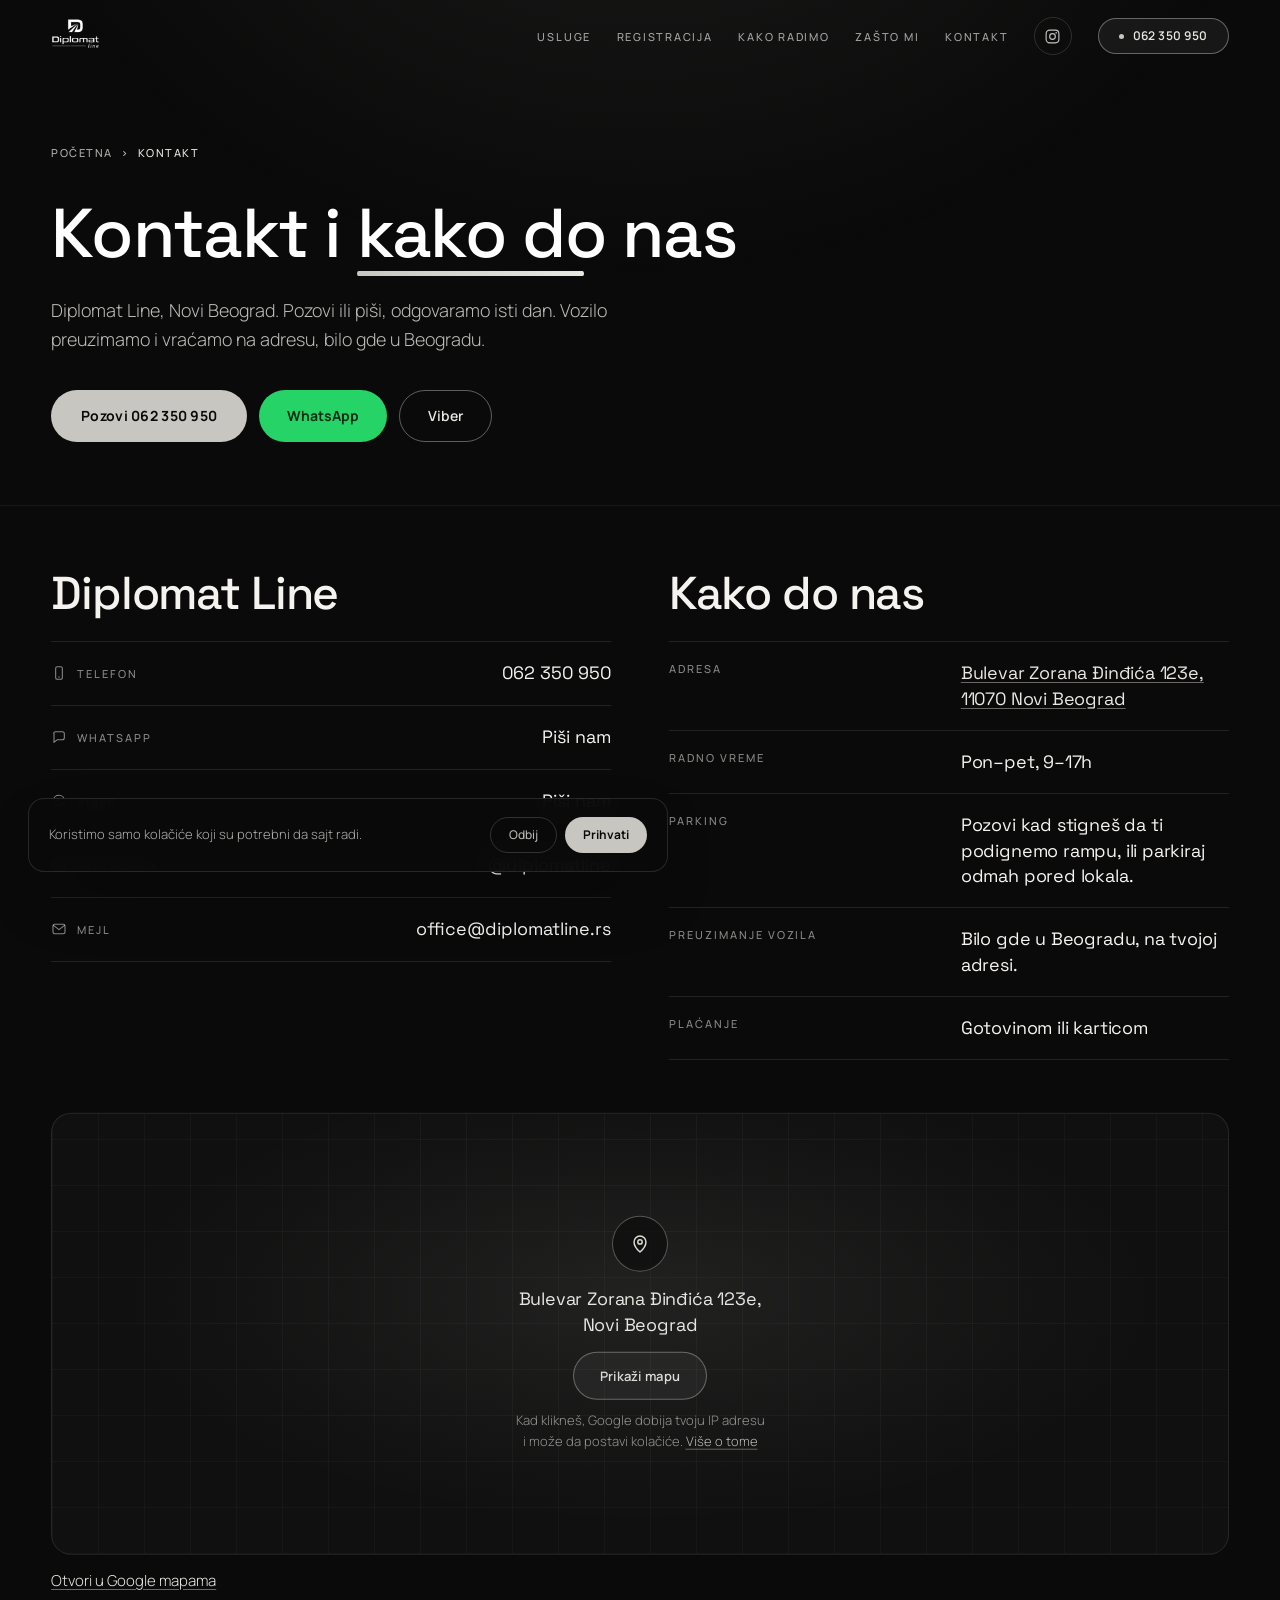
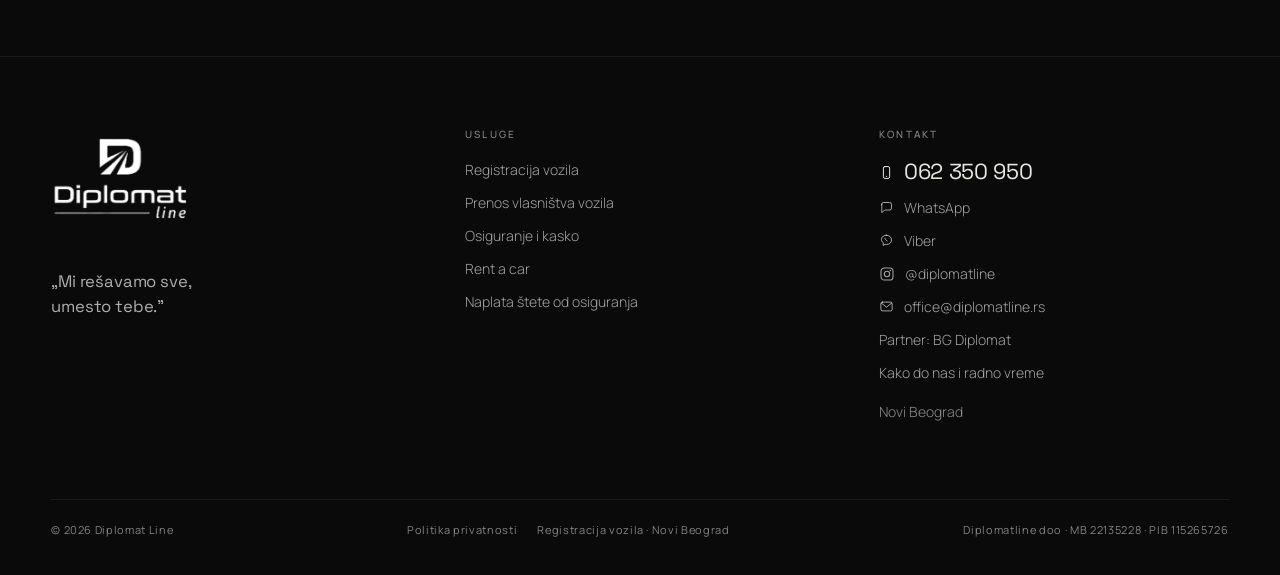
<file: kontakt/index.html>
<!DOCTYPE html>
<html lang="sr-Latn" class="mirno">
<head>
  <meta charset="utf-8" />
  <meta name="viewport" content="width=device-width, initial-scale=1.0, viewport-fit=cover" />
  <title>Kontakt i lokacija | Diplomat Line, Novi Beograd</title>
  <meta name="description" content="Diplomat Line, Bulevar Zorana Đinđića 123e, 11070 Novi Beograd. Pon–pet, 9–17h. Telefon 062 350 950, WhatsApp i Viber." />
  <meta name="robots" content="index, follow" />
  <link rel="canonical" href="https://diplomatline.rs/kontakt/" />

  <link rel="icon" href="/favicon.ico" sizes="16x16 32x32 48x48" />
  <link rel="icon" href="/icon-192.png" type="image/png" sizes="192x192" />
  <link rel="apple-touch-icon" href="/apple-touch-icon.png" />
  <link rel="manifest" href="/site.webmanifest" />
  <meta name="theme-color" content="#0A0A0A" />

  <meta property="og:type" content="website" />
  <meta property="og:locale" content="sr_RS" />
  <meta property="og:site_name" content="Diplomat Line" />
  <meta property="og:url" content="https://diplomatline.rs/kontakt/" />
  <meta property="og:title" content="Kontakt i lokacija | Diplomat Line, Novi Beograd" />
  <meta property="og:description" content="Diplomat Line, Bulevar Zorana Đinđića 123e, 11070 Novi Beograd. Pon–pet, 9–17h. Telefon 062 350 950, WhatsApp i Viber." />
  <meta property="og:image" content="https://diplomatline.rs/assets/og-image.jpg?v=2" />
  <meta property="og:image:width" content="1200" />
  <meta property="og:image:height" content="630" />
  <meta property="og:image:alt" content="Diplomat Line, kontakt, Novi Beograd" />
  <meta name="twitter:card" content="summary_large_image" />
  <meta name="twitter:title" content="Kontakt i lokacija | Diplomat Line, Novi Beograd" />
  <meta name="twitter:description" content="Diplomat Line, Bulevar Zorana Đinđića 123e, 11070 Novi Beograd. Pon–pet, 9–17h. Telefon 062 350 950, WhatsApp i Viber." />
  <meta name="twitter:image" content="https://diplomatline.rs/assets/og-image.jpg?v=2" />
  <meta name="twitter:image:alt" content="Diplomat Line, kontakt, Novi Beograd" />

  <link rel="stylesheet" href="/css/fonts.css" />
  <link rel="stylesheet" href="/css/style.css" />
  <noscript><style>[data-ul]{transform:none!important}[data-map-ui]{display:none!important}</style></noscript>
  <script type="application/ld+json">
{
  "@context": "https://schema.org",
  "@type": "BreadcrumbList",
  "itemListElement": [
    {
      "@type": "ListItem",
      "position": 1,
      "name": "Početna",
      "item": "https://diplomatline.rs/"
    },
    {
      "@type": "ListItem",
      "position": 2,
      "name": "Kontakt",
      "item": "https://diplomatline.rs/kontakt/"
    }
  ]
}
  </script>
  <script type="application/ld+json">
{
  "@context": "https://schema.org",
  "@type": "ContactPage",
  "name": "Kontakt i kako do nas",
  "url": "https://diplomatline.rs/kontakt/",
  "inLanguage": "sr-Latn",
  "about": {
    "@id": "https://diplomatline.rs/#biznis"
  }
}
  </script>
</head>
<body>


<div style="position:relative;background:var(--black);min-height:100vh">

<!-- filmsko zrno + tihi zlatni glow preko crne -->
<div data-grain aria-hidden="true" style="position:fixed;inset:-120%;z-index:9997;pointer-events:none;opacity:.05;mix-blend-mode:overlay;background-image:url(&quot;data:image/svg+xml;utf8,<svg xmlns='http://www.w3.org/2000/svg' width='220' height='220'><filter id='n'><feTurbulence type='fractalNoise' baseFrequency='0.85' numOctaves='3' stitchTiles='stitch'/></filter><rect width='220' height='220' filter='url(%23n)'/></svg>&quot;);animation:dl-grain 900ms steps(3) infinite"></div>
<div aria-hidden="true" style="position:fixed;top:-30vh;left:50%;transform:translateX(-50%);width:120vw;height:70vh;z-index:0;pointer-events:none;background:radial-gradient(ellipse at 50% 0%,rgba(var(--accent-rgb),.10),rgba(var(--accent-rgb),0) 62%)"></div>
<div data-cursor aria-hidden="true" style="position:fixed;top:0;left:0;width:34px;height:34px;margin:-17px 0 0 -17px;border:1px solid rgba(var(--accent-rgb),.75);border-radius:50%;z-index:9999;pointer-events:none;opacity:0;transition:opacity .3s ease,width .25s ease,height .25s ease,margin .25s ease,background-color .25s ease;mix-blend-mode:screen"></div>

<div data-wa-card role="dialog" aria-label="Javi se na WhatsApp" style="position:fixed;right:clamp(14px,2.4vw,28px);bottom:clamp(14px,2.4vw,28px);z-index:955;width:min(92vw,340px);border-radius:18px;overflow:hidden;border:1px solid rgba(37,211,102,.3);background:rgba(var(--black-rgb),.96);backdrop-filter:blur(14px);-webkit-backdrop-filter:blur(14px);box-shadow:0 30px 70px -28px rgba(0,0,0,.95);opacity:0;visibility:hidden;transform:translateY(16px);transition:opacity .45s ease,transform .45s ease,visibility .45s ease">
  <button class="i1" type="button" data-wa-close aria-label="Zatvori" style="position:absolute;top:10px;right:10px;width:28px;height:28px;border:0;border-radius:50%;background:rgba(255,255,255,.08);color:rgba(var(--ink-rgb),.7);font:400 15px/1 var(--font-body);cursor:pointer;display:flex;align-items:center;justify-content:center;transition:background-color .25s ease,color .25s ease">×</button>
  <div style="display:flex;flex-direction:column;align-items:center;text-align:center;gap:12px;padding:22px 20px 16px">
    <div style="width:58px;height:58px;border-radius:50%;overflow:hidden;border:1px solid rgba(37,211,102,.35);background:rgba(255,255,255,.04);display:flex;align-items:center;justify-content:center">
      <img src="/assets/diplomat-line-logo.webp" alt="Diplomat Line logo" width="400" height="255" loading="lazy" decoding="async" style="width:72%;height:72%;object-fit:contain;object-position:center;display:block;margin:auto" />
    </div>
    <div>
      <span style="display:block;font:600 13px/1.3 var(--font-body);color:var(--ink);margin-bottom:6px">Tu smo na WhatsAppu</span>
      <p style="margin:0;font:300 12.5px/1.55 var(--font-body);color:rgba(var(--ink-rgb),.66)">Pošalji registarsku oznaku i rok. Cenu i datum dobijaš isti dan, bez poziva i bez čekanja na šalteru.</p>
    </div>
  </div>
  <a class="i2" href="https://wa.me/38162350950" target="_blank" rel="noopener" style="display:flex;align-items:center;justify-content:center;gap:9px;margin:0 18px 16px;padding:13px 18px;border-radius:999px;background:#25D366;color:#0A2E14;font:700 13px/1 var(--font-body);transition:background-color .3s ease">Otvori prepisku</a>
  <div aria-hidden="true" style="height:3px;background:rgba(255,255,255,.07)">
    <span data-wa-bar style="display:block;height:100%;width:100%;background:#25D366"></span>
  </div>
</div>

<a class="i3" href="https://wa.me/38162350950" target="_blank" rel="noopener" data-wa-float style="position:fixed;right:clamp(14px,2.4vw,28px);bottom:clamp(14px,2.4vw,28px);z-index:950;display:inline-flex;align-items:center;gap:10px;padding:15px 22px;border-radius:999px;background:#25D366;color:#0A2E14;font:700 13px/1 var(--font-body);letter-spacing:.02em;white-space:nowrap;box-shadow:0 20px 50px -20px rgba(0,0,0,.9);opacity:0;visibility:hidden;transform:translateY(14px);transition:opacity .4s ease,transform .4s ease,visibility .4s ease,background-color .3s ease">
  <span aria-hidden="true" style="width:7px;height:7px;border-radius:50%;background:#0A2E14"></span>WhatsApp
</a>

<div data-cookiebar role="region" aria-label="Kolačići" style="position:fixed;left:clamp(14px,2.4vw,28px);right:clamp(14px,2.4vw,28px);bottom:clamp(14px,2.4vw,28px);z-index:960;display:none;flex-wrap:wrap;align-items:center;gap:14px;max-width:640px;padding:18px 20px;border-radius:16px;border:1px solid rgba(255,255,255,.12);background:rgba(var(--black-rgb),.94);backdrop-filter:blur(14px);-webkit-backdrop-filter:blur(14px);box-shadow:0 30px 70px -30px rgba(0,0,0,.95)">
  <p style="margin:0;flex:1 1 240px;font:300 13px/1.5 var(--font-body);color:rgba(var(--ink-rgb),.7)">Koristimo samo kolačiće koji su potrebni da sajt radi.</p>
  <div style="display:flex;gap:8px">
    <button class="i4" type="button" data-cookie="reject" style="padding:11px 18px;border-radius:999px;border:1px solid rgba(255,255,255,.16);background:transparent;color:rgba(var(--ink-rgb),.75);font:500 12px/1 var(--font-body);cursor:pointer;white-space:nowrap;transition:border-color .25s ease">Odbij</button>
    <button class="i5" type="button" data-cookie="accept" style="padding:11px 18px;border-radius:999px;border:0;background:var(--accent);color:var(--black);font:700 12px/1 var(--font-body);cursor:pointer;white-space:nowrap;transition:background-color .25s ease">Prihvati</button>
  </div>
</div>

<!-- ══════════ HEADER ══════════ -->
<a class="i6" href="#sadrzaj" data-skip style="position:absolute;left:-9999px;top:0;z-index:9999;padding:14px 22px;border-radius:0 0 12px 0;background:var(--ink);color:var(--black);font:600 13px/1 var(--font-body)">Preskoči na sadržaj</a>

<!-- Uvodni ekran: logo dok se sajt učitava, pa se povlači uvis -->
<header data-header style="position:fixed;top:0;left:0;right:0;z-index:900;padding:16px clamp(18px,4vw,56px);transition:background-color .5s ease,backdrop-filter .5s ease,border-color .5s ease,padding .5s ease;border-bottom:1px solid rgba(255,255,255,0)">
  <div data-header-inner style="max-width:1240px;margin:0 auto;display:flex;align-items:center;justify-content:space-between;gap:24px">
  <a href="/" aria-label="Diplomat Line, početna" style="display:flex;align-items:center;flex:0 0 auto">
    <img src="/assets/diplomat-line-logo.webp" alt="Diplomat Line logo" width="400" height="255" style="height:clamp(30px,3.2vw,42px);width:auto;display:block" />
  </a>
  <button class="i7" type="button" data-burger aria-label="Meni" aria-expanded="false" aria-controls="glavni-meni" style="display:none;align-items:center;justify-content:center;flex-direction:column;gap:5px;width:46px;height:46px;flex:0 0 auto;padding:0;border:1px solid rgba(255,255,255,.14);border-radius:999px;background:rgba(var(--black-rgb),.5);cursor:pointer;transition:border-color .3s ease">
    <span aria-hidden="true" data-burger-line style="display:block;width:17px;height:1.5px;border-radius:2px;background:var(--ink);transition:transform .35s cubic-bezier(.5,0,.2,1),opacity .25s ease"></span>
    <span aria-hidden="true" data-burger-line style="display:block;width:17px;height:1.5px;border-radius:2px;background:var(--ink);transition:transform .35s cubic-bezier(.5,0,.2,1),opacity .25s ease"></span>
  </button>
  <nav id="glavni-meni" data-nav aria-label="Glavna navigacija" style="display:flex;align-items:center;gap:clamp(14px,2vw,34px);flex-wrap:wrap;justify-content:flex-end">
    <a href="/#usluge" data-navlink style="font:500 11px/1 var(--font-body);letter-spacing:.16em;text-transform:uppercase;color:rgba(var(--ink-rgb),.66)">Usluge</a>
    <a href="/registracija-vozila/" data-navlink style="font:500 11px/1 var(--font-body);letter-spacing:.16em;text-transform:uppercase;color:rgba(var(--ink-rgb),.66)">Registracija</a>
    <a href="/#proces" data-navlink style="font:500 11px/1 var(--font-body);letter-spacing:.16em;text-transform:uppercase;color:rgba(var(--ink-rgb),.66)">Kako radimo</a>
    <a href="/#zasto" data-navlink style="font:500 11px/1 var(--font-body);letter-spacing:.16em;text-transform:uppercase;color:rgba(var(--ink-rgb),.66)">Zašto mi</a>
    <a href="/kontakt/" data-navlink aria-current="page" style="font:500 11px/1 var(--font-body);letter-spacing:.16em;text-transform:uppercase;color:rgba(var(--ink-rgb),.66)">Kontakt</a>
    <a class="i8" href="https://instagram.com/diplomatline" target="_blank" rel="noopener" aria-label="Diplomat Line na Instagramu" style="display:inline-flex;align-items:center;justify-content:center;width:38px;height:38px;border-radius:999px;border:1px solid rgba(255,255,255,.14);color:rgba(var(--ink-rgb),.8);transition:border-color .3s ease,color .3s ease"><svg width="17" height="17" viewBox="0 0 24 24" fill="none" stroke="currentColor" stroke-width="1.6" stroke-linecap="round" aria-hidden="true" style="flex:0 0 auto;display:block"><rect x="3" y="3" width="18" height="18" rx="5"></rect><circle cx="12" cy="12" r="4"></circle><circle cx="17.2" cy="6.8" r="1.15" fill="currentColor" stroke="none"></circle></svg></a>
    <a class="i9" href="tel:+38162350950" data-magnetic style="display:inline-flex;align-items:center;gap:9px;padding:11px 20px;border:1px solid rgba(var(--accent-rgb),.45);border-radius:999px;font:600 12px/1 var(--font-body);letter-spacing:.04em;white-space:nowrap;color:var(--accent-light);background:rgba(var(--accent-rgb),.07);transition:background-color .3s ease,border-color .3s ease">
      <span aria-hidden="true" style="width:5px;height:5px;border-radius:50%;background:var(--accent);flex:0 0 auto"></span>062 350 950
    </a>
  </nav>
  </div>
</header>

<!-- ══════════ 1. HERO ══════════ -->
<main id="sadrzaj">

<section id="top" style="position:relative;z-index:2;padding:calc(clamp(110px,16vh,170px)) clamp(18px,4vw,56px) clamp(44px,7vh,90px)">
  <div style="max-width:1240px;margin:0 auto">
    <nav aria-label="Putanja" style="margin-bottom:clamp(22px,4vh,40px);font:500 11px/1.6 var(--font-body);letter-spacing:.14em;text-transform:uppercase;color:rgba(var(--ink-rgb),.54)">
      <ol style="list-style:none;margin:0;padding:0;display:flex;flex-wrap:wrap;gap:8px">
        <li><a href="/" style="color:rgba(var(--ink-rgb),.7)">Početna</a></li>
        <li aria-hidden="true" style="color:var(--accent)">›</li>
        <li aria-current="page" style="color:var(--accent-light)">Kontakt</li>
      </ol>
    </nav>
    <h1 style="margin:0 0 clamp(20px,3vh,30px);font:500 clamp(2rem,5.4vw,4.6rem)/1.04 var(--font-display);letter-spacing:-.02em;color:#FFF;max-width:17ch;text-wrap:balance"><span data-h1 style="display:block"><span>Kontakt i </span><span style="position:relative;white-space:nowrap;display:inline-block"><span style="position:relative;z-index:1">kako do nas</span><i data-ul aria-hidden="true" style="display:block;position:absolute;left:0;right:0;bottom:-.09em;height:.07em;min-height:3px;border-radius:3px;background:linear-gradient(90deg,var(--accent),var(--accent-light));transform:scaleX(0);transform-origin:left center"></i></span></span></h1>
    <p data-rise style="margin:0 0 clamp(26px,4vh,40px);font:300 clamp(16px,1.4vw,20px)/1.6 var(--font-body);color:rgba(var(--ink-rgb),.76);max-width:52ch;text-wrap:pretty">Diplomat Line, Novi Beograd. Pozovi ili piši, odgovaramo isti dan. Vozilo preuzimamo i vraćamo na adresu, bilo gde u Beogradu.</p>
    <div data-rise><div style="display:flex;flex-wrap:wrap;gap:12px;">
      <a href="tel:+38162350950" data-magnetic style="display:inline-flex;align-items:center;justify-content:center;min-height:52px;padding:0 30px;border-radius:999px;background:var(--accent);color:var(--black);font:700 14px/1 var(--font-body);letter-spacing:.02em;white-space:nowrap">Pozovi 062 350 950</a>
      <a href="https://wa.me/38162350950" target="_blank" rel="noopener" data-magnetic style="display:inline-flex;align-items:center;justify-content:center;min-height:52px;padding:0 28px;border-radius:999px;background:#25D366;color:#0A2E14;font:700 14px/1 var(--font-body);white-space:nowrap">WhatsApp</a>
      <a href="viber://chat?number=%2B38162350950" data-magnetic style="display:inline-flex;align-items:center;justify-content:center;min-height:52px;padding:0 28px;border-radius:999px;border:1px solid rgba(var(--accent-rgb),.45);color:var(--accent-light);font:600 14px/1 var(--font-body);white-space:nowrap">Viber</a>
    </div></div>
  </div>
</section>
<section style="position:relative;z-index:2;padding:clamp(44px,7vh,92px) clamp(18px,4vw,56px);border-top:1px solid rgba(255,255,255,.06)">
  <div style="max-width:1240px;margin:0 auto">
    <div style="display:grid;grid-template-columns:repeat(auto-fit,minmax(min(100%,300px),1fr));gap:clamp(20px,4.5vw,76px);align-items:start"><div>
      <h2 style="font:500 clamp(1.7rem,3.6vw,3rem)/1.08 var(--font-display);letter-spacing:-.025em;margin:0;color:var(--ink);text-wrap:balance;max-width:22ch;margin-bottom:22px">Diplomat Line</h2>
      <div style="border-bottom:1px solid rgba(255,255,255,.1)">
        <a href="tel:+38162350950" style="display:flex;align-items:center;justify-content:space-between;gap:18px;min-height:64px;padding:16px 0;border-top:1px solid rgba(255,255,255,.1);color:var(--ink)"><span style="display:inline-flex;align-items:center;gap:10px;font:500 11px/1 var(--font-body);letter-spacing:.18em;text-transform:uppercase;color:rgba(var(--ink-rgb),.54)"><svg width="16" height="16" viewBox="0 0 24 24" fill="none" stroke="currentColor" stroke-width="1.6" stroke-linecap="round" stroke-linejoin="round" aria-hidden="true" style="flex:0 0 auto;display:block"><rect x="7" y="2.5" width="10" height="19" rx="2.5"></rect><circle cx="12" cy="18" r="1" fill="currentColor" stroke="none"></circle></svg>Telefon</span><span style="font:400 clamp(15px,1.4vw,19px)/1.2 var(--font-display);text-align:right;word-break:break-word">062 350 950</span></a>
        <a href="https://wa.me/38162350950" target="_blank" rel="noopener" style="display:flex;align-items:center;justify-content:space-between;gap:18px;min-height:64px;padding:16px 0;border-top:1px solid rgba(255,255,255,.1);color:var(--ink)"><span style="display:inline-flex;align-items:center;gap:10px;font:500 11px/1 var(--font-body);letter-spacing:.18em;text-transform:uppercase;color:rgba(var(--ink-rgb),.54)"><svg width="16" height="16" viewBox="0 0 24 24" fill="none" stroke="currentColor" stroke-width="1.6" stroke-linecap="round" stroke-linejoin="round" aria-hidden="true" style="flex:0 0 auto;display:block"><path d="M4 7a3 3 0 0 1 3-3h10a3 3 0 0 1 3 3v6a3 3 0 0 1-3 3H9.5L4.5 20V7z"></path></svg>WhatsApp</span><span style="font:400 clamp(15px,1.4vw,19px)/1.2 var(--font-display);text-align:right;word-break:break-word">Piši nam</span></a>
        <a href="viber://chat?number=%2B38162350950" style="display:flex;align-items:center;justify-content:space-between;gap:18px;min-height:64px;padding:16px 0;border-top:1px solid rgba(255,255,255,.1);color:var(--ink)"><span style="display:inline-flex;align-items:center;gap:10px;font:500 11px/1 var(--font-body);letter-spacing:.18em;text-transform:uppercase;color:rgba(var(--ink-rgb),.54)"><svg width="16" height="16" viewBox="0 0 24 24" fill="none" stroke="currentColor" stroke-width="1.6" stroke-linecap="round" stroke-linejoin="round" aria-hidden="true" style="flex:0 0 auto;display:block"><path d="M12 3.5c-4.8 0-8 2.8-8 7 0 2.3 1 4 2.8 5.1V20l3.1-1.9c.7.1 1.4.2 2.1.2 4.8 0 8-2.8 8-7s-3.2-7.8-8-7.8z"></path><path d="M9.6 8.4c.3 1.8 1.6 3.4 3.4 4.2"></path></svg>Viber</span><span style="font:400 clamp(15px,1.4vw,19px)/1.2 var(--font-display);text-align:right;word-break:break-word">Piši nam</span></a>
        <a href="https://instagram.com/diplomatline" target="_blank" rel="noopener" style="display:flex;align-items:center;justify-content:space-between;gap:18px;min-height:64px;padding:16px 0;border-top:1px solid rgba(255,255,255,.1);color:var(--ink)"><span style="display:inline-flex;align-items:center;gap:10px;font:500 11px/1 var(--font-body);letter-spacing:.18em;text-transform:uppercase;color:rgba(var(--ink-rgb),.54)"><svg width="16" height="16" viewBox="0 0 24 24" fill="none" stroke="currentColor" stroke-width="1.6" stroke-linecap="round" stroke-linejoin="round" aria-hidden="true" style="flex:0 0 auto;display:block"><rect x="3" y="3" width="18" height="18" rx="5"></rect><circle cx="12" cy="12" r="4"></circle><circle cx="17.2" cy="6.8" r="1.15" fill="currentColor" stroke="none"></circle></svg>Instagram</span><span style="font:400 clamp(15px,1.4vw,19px)/1.2 var(--font-display);text-align:right;word-break:break-word">@diplomatline</span></a>
        <a href="mailto:office@diplomatline.rs" style="display:flex;align-items:center;justify-content:space-between;gap:18px;min-height:64px;padding:16px 0;border-top:1px solid rgba(255,255,255,.1);color:var(--ink)"><span style="display:inline-flex;align-items:center;gap:10px;font:500 11px/1 var(--font-body);letter-spacing:.18em;text-transform:uppercase;color:rgba(var(--ink-rgb),.54)"><svg width="16" height="16" viewBox="0 0 24 24" fill="none" stroke="currentColor" stroke-width="1.6" stroke-linecap="round" stroke-linejoin="round" aria-hidden="true" style="flex:0 0 auto;display:block"><rect x="3" y="5" width="18" height="14" rx="2.5"></rect><path d="M3.6 6.5 12 13l8.4-6.5"></path></svg>Mejl</span><span style="font:400 clamp(15px,1.4vw,19px)/1.2 var(--font-display);text-align:right;word-break:break-word">office@diplomatline.rs</span></a></div>
    </div><div>
      <h2 style="font:500 clamp(1.7rem,3.6vw,3rem)/1.08 var(--font-display);letter-spacing:-.025em;margin:0;color:var(--ink);text-wrap:balance;max-width:22ch;margin-bottom:22px">Kako do nas</h2>
      <dl style="margin:0;border-bottom:1px solid rgba(255,255,255,.1)">
        <div style="display:grid;grid-template-columns:repeat(auto-fit,minmax(min(100%,160px),1fr));gap:6px 24px;padding:18px 0;border-top:1px solid rgba(255,255,255,.1)">
          <dt style="font:500 11px/1.6 var(--font-body);letter-spacing:.18em;text-transform:uppercase;color:rgba(var(--ink-rgb),.54)">Adresa</dt>
          <dd style="margin:0;font:400 clamp(16px,1.4vw,19px)/1.45 var(--font-display);letter-spacing:-.01em;color:var(--ink)"><a href="https://maps.app.goo.gl/cLHWSfDkwKmRreZA8" target="_blank" rel="noopener" style="color:var(--accent-light);text-decoration:underline;text-underline-offset:3px;text-decoration-color:rgba(var(--accent-rgb),.5)">Bulevar Zorana Đinđića 123e, 11070 Novi Beograd</a></dd>
        </div>
        <div style="display:grid;grid-template-columns:repeat(auto-fit,minmax(min(100%,160px),1fr));gap:6px 24px;padding:18px 0;border-top:1px solid rgba(255,255,255,.1)">
          <dt style="font:500 11px/1.6 var(--font-body);letter-spacing:.18em;text-transform:uppercase;color:rgba(var(--ink-rgb),.54)">Radno vreme</dt>
          <dd style="margin:0;font:400 clamp(16px,1.4vw,19px)/1.45 var(--font-display);letter-spacing:-.01em;color:var(--ink)">Pon–pet, 9–17h</dd>
        </div>
        <div style="display:grid;grid-template-columns:repeat(auto-fit,minmax(min(100%,160px),1fr));gap:6px 24px;padding:18px 0;border-top:1px solid rgba(255,255,255,.1)">
          <dt style="font:500 11px/1.6 var(--font-body);letter-spacing:.18em;text-transform:uppercase;color:rgba(var(--ink-rgb),.54)">Parking</dt>
          <dd style="margin:0;font:400 clamp(16px,1.4vw,19px)/1.45 var(--font-display);letter-spacing:-.01em;color:var(--ink)">Pozovi kad stigneš da ti podignemo rampu, ili parkiraj odmah pored lokala.</dd>
        </div>
        <div style="display:grid;grid-template-columns:repeat(auto-fit,minmax(min(100%,160px),1fr));gap:6px 24px;padding:18px 0;border-top:1px solid rgba(255,255,255,.1)">
          <dt style="font:500 11px/1.6 var(--font-body);letter-spacing:.18em;text-transform:uppercase;color:rgba(var(--ink-rgb),.54)">Preuzimanje vozila</dt>
          <dd style="margin:0;font:400 clamp(16px,1.4vw,19px)/1.45 var(--font-display);letter-spacing:-.01em;color:var(--ink)">Bilo gde u Beogradu, na tvojoj adresi.</dd>
        </div>
        <div style="display:grid;grid-template-columns:repeat(auto-fit,minmax(min(100%,160px),1fr));gap:6px 24px;padding:18px 0;border-top:1px solid rgba(255,255,255,.1)">
          <dt style="font:500 11px/1.6 var(--font-body);letter-spacing:.18em;text-transform:uppercase;color:rgba(var(--ink-rgb),.54)">Plaćanje</dt>
          <dd style="margin:0;font:400 clamp(16px,1.4vw,19px)/1.45 var(--font-display);letter-spacing:-.01em;color:var(--ink)">Gotovinom ili karticom</dd>
        </div>
      </dl>
    </div></div>
    <!-- MAPA: Google mapa se učitava tek kad posetilac klikne „Prikaži mapu” (setupMap u js/main.js).
         Mapa je u <template>, pa se ne učitava sama. Dugme i napomena su skriveni (visibility:hidden)
         dok ih setupMap ne prikaže, pa se ne vide ni bez JavaScripta ni kad main.js ne proradi. Bez
         JavaScripta ih pravilo za [data-map-ui] u <noscript> u <head> sklanja i sa mesta, pa ostaju
         adresa u okviru i link „Otvori u Google mapama” ispod. -->
    <div data-rise data-map style="margin-top:clamp(30px,4vw,56px);border-radius:20px;overflow:hidden;border:1px solid rgba(255,255,255,.1);background:#111">
      <div data-map-placeholder style="display:flex;flex-direction:column;align-items:center;justify-content:center;gap:14px;min-height:clamp(280px,42vw,440px);padding:24px 20px;text-align:center;background:radial-gradient(ellipse at 50% 42%,rgba(var(--accent-rgb),.10),rgba(var(--accent-rgb),0) 62%),repeating-linear-gradient(0deg,rgba(255,255,255,.035) 0 1px,transparent 1px 46px),repeating-linear-gradient(90deg,rgba(255,255,255,.035) 0 1px,transparent 1px 46px)">
        <span aria-hidden="true" style="display:flex;align-items:center;justify-content:center;width:56px;height:56px;border-radius:50%;border:1px solid rgba(var(--accent-rgb),.4);background:rgba(var(--black-rgb),.6);color:var(--accent-light)"><svg width="22" height="22" viewBox="0 0 24 24" fill="none" stroke="currentColor" stroke-width="1.6" stroke-linecap="round" stroke-linejoin="round" aria-hidden="true" style="display:block"><path d="M12 21s-6.5-5.6-6.5-11a6.5 6.5 0 0 1 13 0c0 5.4-6.5 11-6.5 11z"></path><circle cx="12" cy="10" r="2.4"></circle></svg></span>
        <p style="margin:0;font:400 clamp(16px,1.4vw,19px)/1.45 var(--font-display);letter-spacing:-.01em;color:var(--ink);max-width:30ch">Bulevar Zorana Đinđića 123e, Novi Beograd</p>
        <div data-map-ui style="display:flex;flex-direction:column;align-items:center;gap:10px;visibility:hidden">
          <button class="i43" type="button" data-map-load aria-describedby="mapa-napomena" style="display:inline-flex;align-items:center;justify-content:center;min-height:48px;padding:0 26px;border-radius:999px;border:1px solid rgba(var(--accent-rgb),.45);background:rgba(var(--accent-rgb),.07);color:var(--accent-light);font:600 13px/1 var(--font-body);letter-spacing:.02em;white-space:nowrap;cursor:pointer;transition:background-color .3s ease,border-color .3s ease">Prikaži mapu</button>
          <p style="margin:0;font:300 13px/1.55 var(--font-body);color:rgba(var(--ink-rgb),.6);max-width:36ch;text-wrap:balance"><span id="mapa-napomena">Kad klikneš, Google dobija tvoju IP adresu i može da postavi kolačiće.</span> <a href="/politika-privatnosti.html#mapa" aria-label="Više o tome u politici privatnosti" style="color:rgba(var(--ink-rgb),.78);text-decoration:underline;text-underline-offset:3px;text-decoration-color:rgba(var(--accent-rgb),.45)">Više o tome</a></p>
        </div>
      </div>
      <template data-map-frame><iframe title="Mapa: Bulevar Zorana Đinđića 123e, Novi Beograd" src="https://www.google.com/maps?q=Bulevar%20Zorana%20%C4%90in%C4%91i%C4%87a%20123e%2C%2011070%20Novi%20Beograd&amp;output=embed" width="1240" height="420" referrerpolicy="strict-origin-when-cross-origin" style="display:block;width:100%;height:clamp(280px,42vw,440px);border:0;filter:grayscale(1) invert(.9) contrast(.9)"></iframe></template>
    </div>
    <p style="margin:0;font:300 clamp(15px,1.15vw,17px)/1.7 var(--font-body);color:rgba(var(--ink-rgb),.66);max-width:56ch;text-wrap:pretty;margin-top:14px"><a href="https://maps.app.goo.gl/cLHWSfDkwKmRreZA8" target="_blank" rel="noopener" style="color:var(--accent-light);text-decoration:underline;text-underline-offset:3px;text-decoration-color:rgba(var(--accent-rgb),.5)">Otvori u Google mapama</a></p>
  </div>
</section>
</main>

<!-- ══════════ 10. FOOTER ══════════ -->
<footer data-screen-label="Footer" style="position:relative;z-index:2;padding:clamp(56px,8vh,110px) clamp(18px,4vw,56px) clamp(30px,4vh,48px);border-top:1px solid rgba(255,255,255,.08)">
  <div style="max-width:1240px;margin:0 auto">
    <div style="display:grid;grid-template-columns:repeat(auto-fit,minmax(min(100%,260px),1fr));gap:clamp(34px,5vw,80px);align-items:start">
      <div>
        <img src="/assets/diplomat-line-logo.webp" alt="Diplomat Line logo" width="400" height="255" loading="lazy" decoding="async" style="height:clamp(74px,9vw,118px);width:auto;display:block;margin-bottom:26px" />
        <p style="margin:0;font:400 clamp(15px,1.3vw,19px)/1.5 var(--font-display);letter-spacing:-.01em;color:rgba(var(--ink-rgb),.7);max-width:22ch">„Mi rešavamo sve, umesto tebe.”</p>
      </div>
      <div style="display:flex;flex-direction:column;gap:12px">
        <span style="font:500 10px/1 var(--font-body);letter-spacing:.22em;text-transform:uppercase;color:rgba(var(--ink-rgb),.54);margin-bottom:8px">Usluge</span>
        <a class="i34" href="/registracija-vozila/" style="font:300 14px/1.5 var(--font-body);color:rgba(var(--ink-rgb),.66)">Registracija vozila</a>
        <a class="i34" href="/prenos-vlasnistva-vozila/" style="font:300 14px/1.5 var(--font-body);color:rgba(var(--ink-rgb),.66)">Prenos vlasništva vozila</a>
        <a class="i35" href="/#usluge" style="font:300 14px/1.5 var(--font-body);color:rgba(var(--ink-rgb),.66)">Osiguranje i kasko</a>
        <a class="i36" href="/rent-a-car/" style="font:300 14px/1.5 var(--font-body);color:rgba(var(--ink-rgb),.66)">Rent a car</a>
        <a class="i37" href="/naplata-stete-od-osiguranja/" style="font:300 14px/1.5 var(--font-body);color:rgba(var(--ink-rgb),.66)">Naplata štete od osiguranja</a>
      </div>
      <div style="display:flex;flex-direction:column;gap:12px">
        <span style="font:500 10px/1 var(--font-body);letter-spacing:.22em;text-transform:uppercase;color:rgba(var(--ink-rgb),.54);margin-bottom:8px">Kontakt</span>
        <a href="tel:+38162350950" style="display:inline-flex;align-items:center;gap:10px;font:400 clamp(17px,1.7vw,23px)/1.2 var(--font-display);letter-spacing:-.015em;color:var(--accent-light)"><svg width="15" height="15" viewBox="0 0 24 24" fill="none" stroke="currentColor" stroke-width="1.6" stroke-linecap="round" stroke-linejoin="round" aria-hidden="true" style="flex:0 0 auto;display:block"><rect x="7" y="2.5" width="10" height="19" rx="2.5"></rect><circle cx="12" cy="18" r="1" fill="currentColor" stroke="none"></circle></svg>062 350 950</a>
        <a class="i38" href="https://wa.me/38162350950" target="_blank" rel="noopener" style="display:inline-flex;align-items:center;gap:10px;font:300 14px/1.5 var(--font-body);color:rgba(var(--ink-rgb),.66)"><svg width="15" height="15" viewBox="0 0 24 24" fill="none" stroke="currentColor" stroke-width="1.6" stroke-linecap="round" stroke-linejoin="round" aria-hidden="true" style="flex:0 0 auto;display:block"><path d="M4 7a3 3 0 0 1 3-3h10a3 3 0 0 1 3 3v6a3 3 0 0 1-3 3H9.5L4.5 20V7z"></path></svg>WhatsApp</a>
        <a class="i39" href="viber://chat?number=%2B38162350950" style="display:inline-flex;align-items:center;gap:10px;font:300 14px/1.5 var(--font-body);color:rgba(var(--ink-rgb),.66)"><svg width="15" height="15" viewBox="0 0 24 24" fill="none" stroke="currentColor" stroke-width="1.6" stroke-linecap="round" stroke-linejoin="round" aria-hidden="true" style="flex:0 0 auto;display:block"><path d="M12 3.5c-4.8 0-8 2.8-8 7 0 2.3 1 4 2.8 5.1V20l3.1-1.9c.7.1 1.4.2 2.1.2 4.8 0 8-2.8 8-7s-3.2-7.8-8-7.8z"></path><path d="M9.6 8.4c.3 1.8 1.6 3.4 3.4 4.2"></path></svg>Viber</a>
        <a class="i40" href="https://instagram.com/diplomatline" target="_blank" rel="noopener" style="display:inline-flex;align-items:center;gap:10px;font:300 14px/1.5 var(--font-body);color:rgba(var(--ink-rgb),.66)"><svg width="16" height="16" viewBox="0 0 24 24" fill="none" stroke="currentColor" stroke-width="1.6" stroke-linecap="round" aria-hidden="true" style="flex:0 0 auto;display:block"><rect x="3" y="3" width="18" height="18" rx="5"></rect><circle cx="12" cy="12" r="4"></circle><circle cx="17.2" cy="6.8" r="1.15" fill="currentColor" stroke="none"></circle></svg>@diplomatline</a>
        <a class="i41" href="mailto:office@diplomatline.rs" style="display:inline-flex;align-items:center;gap:10px;font:300 14px/1.5 var(--font-body);color:rgba(var(--ink-rgb),.66);word-break:break-all"><svg width="15" height="15" viewBox="0 0 24 24" fill="none" stroke="currentColor" stroke-width="1.6" stroke-linecap="round" stroke-linejoin="round" aria-hidden="true" style="flex:0 0 auto;display:block"><rect x="3" y="5" width="18" height="14" rx="2.5"></rect><path d="M3.6 6.5 12 13l8.4-6.5"></path></svg>office@diplomatline.rs</a>
        <a class="i42" href="https://bgdiplomat.com" target="_blank" rel="noopener" style="font:300 14px/1.5 var(--font-body);color:rgba(var(--ink-rgb),.66)"><span>Partner: BG Diplomat</span></a>
        <a class="i42" href="/kontakt/" style="font:300 14px/1.5 var(--font-body);color:rgba(var(--ink-rgb),.66)">Kako do nas i radno vreme</a>
        <p style="margin:6px 0 0;font:300 14px/1.5 var(--font-body);color:rgba(var(--ink-rgb),.56)">Novi Beograd</p>
      </div>
    </div>
    <div style="display:flex;flex-wrap:wrap;gap:14px;justify-content:space-between;align-items:center;margin-top:clamp(40px,6vw,80px);padding-top:22px;border-top:1px solid rgba(255,255,255,.07)">
      <span style="font:400 11px/1.5 var(--font-body);letter-spacing:.06em;color:rgba(var(--ink-rgb),.52)">© 2026 Diplomat Line</span>
      <span style="display:flex;flex-wrap:wrap;gap:8px 20px;align-items:center"><a href="/politika-privatnosti.html" style="font:400 11px/1.5 var(--font-body);letter-spacing:.06em;color:rgba(var(--ink-rgb),.52)">Politika privatnosti</a><span style="font:400 11px/1.5 var(--font-body);letter-spacing:.06em;color:rgba(var(--ink-rgb),.52)">Registracija vozila · Novi Beograd</span></span>
      <span style="font:400 11px/1.5 var(--font-body);letter-spacing:.06em;color:rgba(var(--ink-rgb),.52)">Diplomatline doo · MB 22135228 · PIB 115265726</span>
    </div>
  </div>
</footer>
</div>

<script src="/js/gsap/gsap.min.js" defer></script>
<script src="/js/gsap/ScrollTrigger.min.js" defer></script>
<script src="/js/main.js" defer></script>
</body>
</html>
</file>
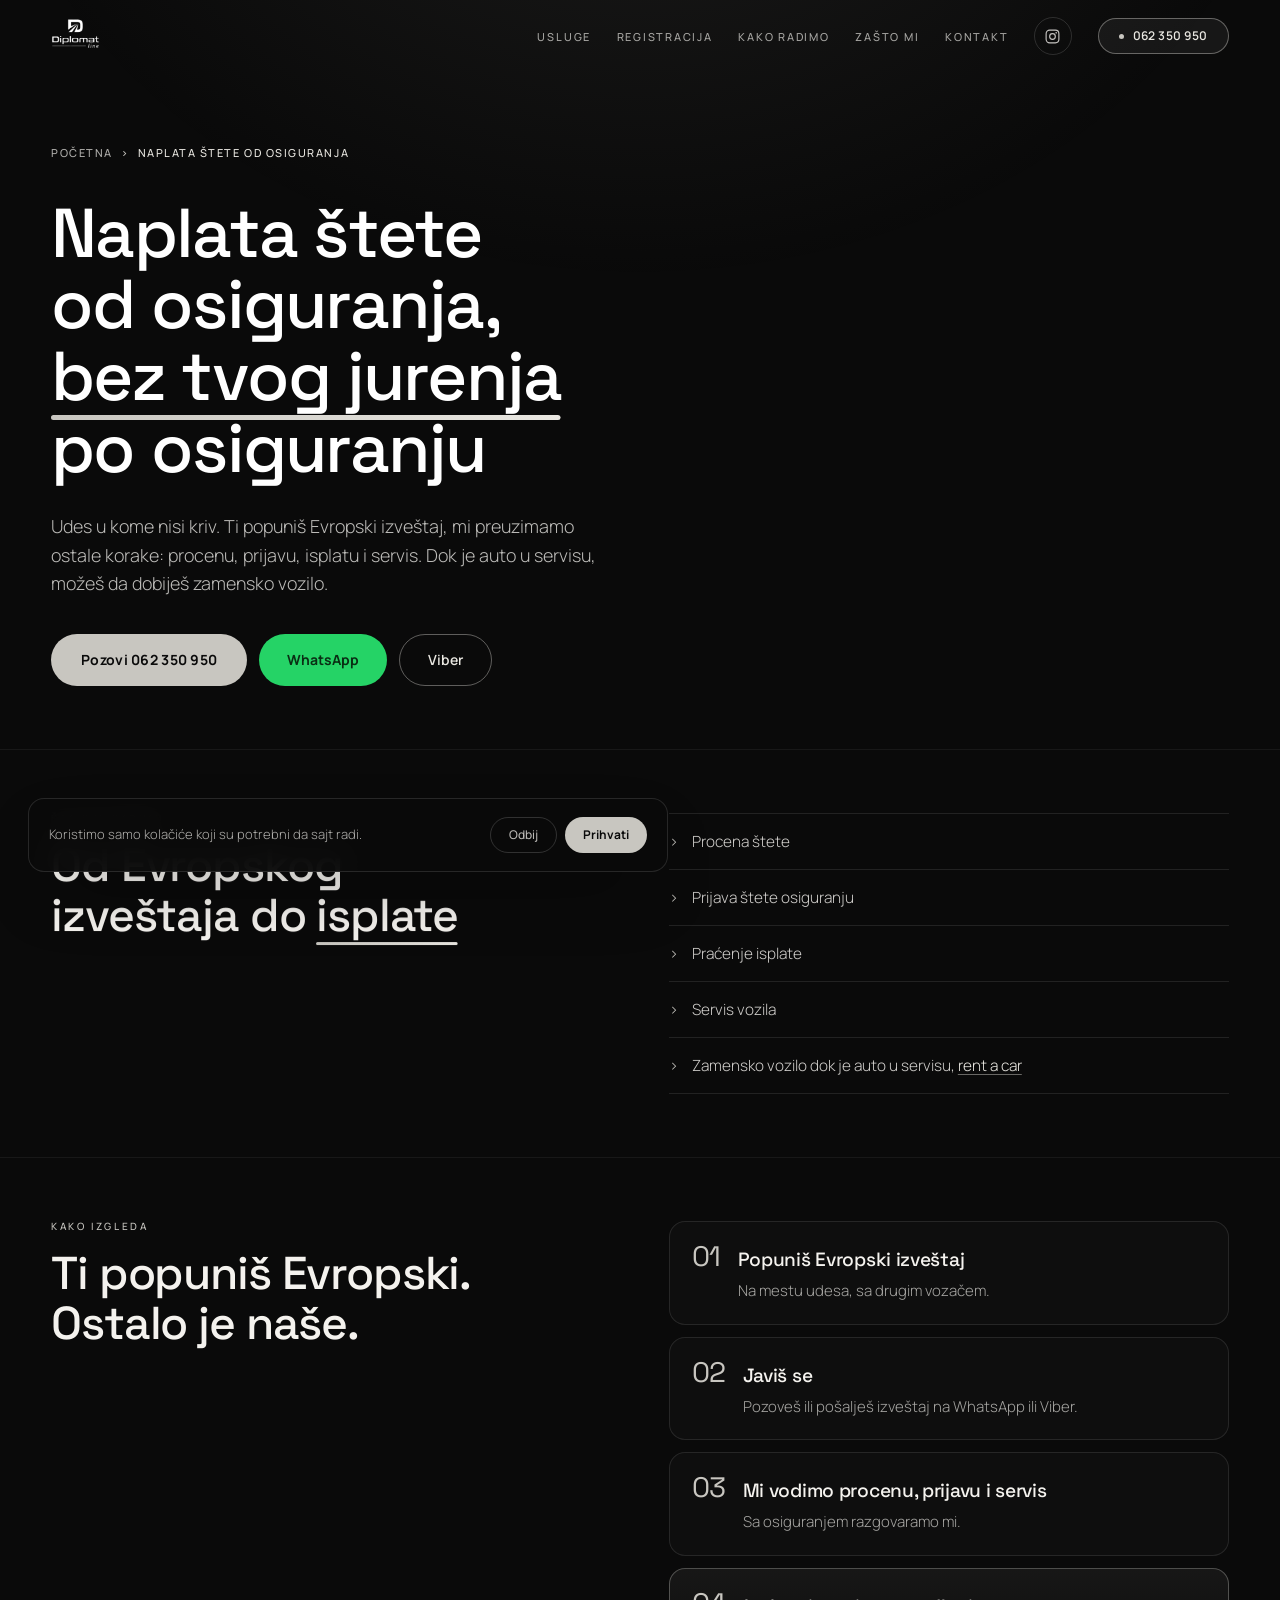
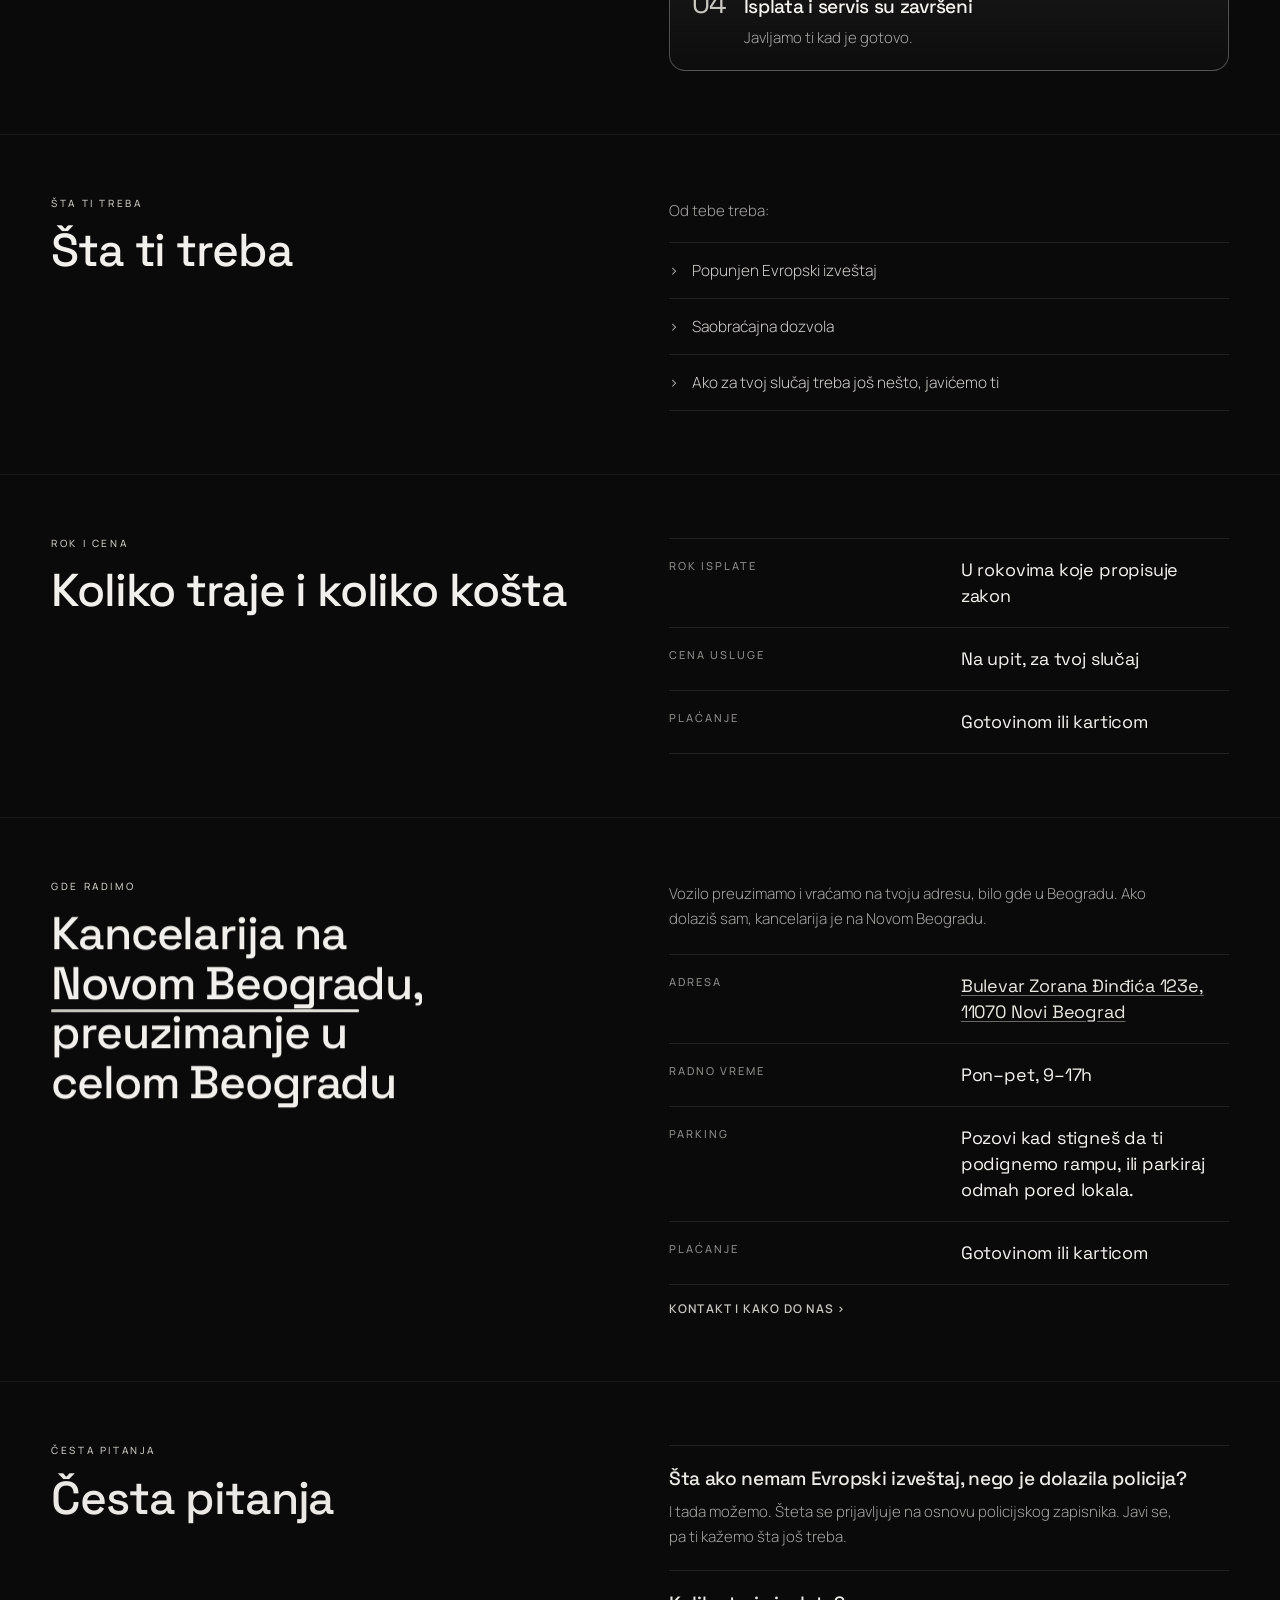
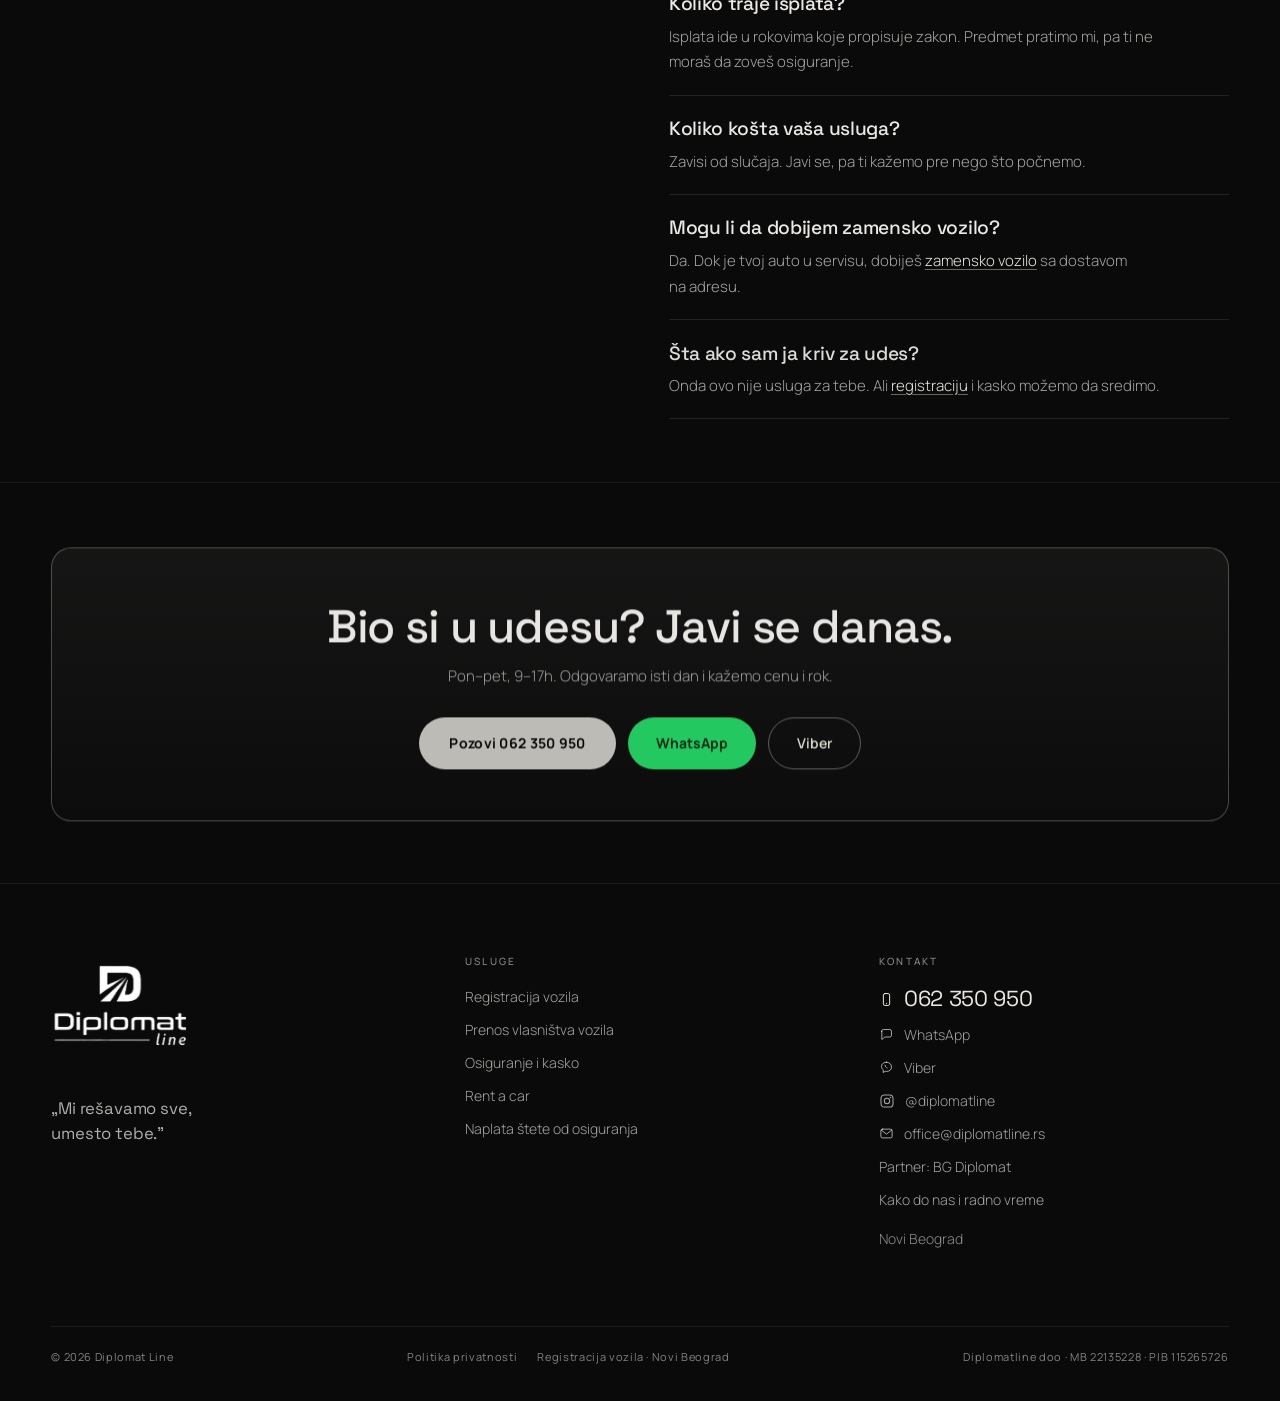
<file: naplata-stete-od-osiguranja/index.html>
<!DOCTYPE html>
<html lang="sr-Latn" class="mirno">
<head>
  <meta charset="utf-8" />
  <meta name="viewport" content="width=device-width, initial-scale=1.0, viewport-fit=cover" />
  <title>Naplata štete od osiguranja Beograd | Diplomat Line</title>
  <meta name="description" content="Udes u kome nisi kriv? Popuniš Evropski izveštaj, a mi vodimo procenu, prijavu štete, isplatu i servis. Novi Beograd i ceo Beograd. 062 350 950." />
  <meta name="robots" content="index, follow" />
  <link rel="canonical" href="https://diplomatline.rs/naplata-stete-od-osiguranja/" />

  <link rel="icon" href="/favicon.ico" sizes="16x16 32x32 48x48" />
  <link rel="icon" href="/icon-192.png" type="image/png" sizes="192x192" />
  <link rel="apple-touch-icon" href="/apple-touch-icon.png" />
  <link rel="manifest" href="/site.webmanifest" />
  <meta name="theme-color" content="#0A0A0A" />

  <meta property="og:type" content="website" />
  <meta property="og:locale" content="sr_RS" />
  <meta property="og:site_name" content="Diplomat Line" />
  <meta property="og:url" content="https://diplomatline.rs/naplata-stete-od-osiguranja/" />
  <meta property="og:title" content="Naplata štete od osiguranja Beograd | Diplomat Line" />
  <meta property="og:description" content="Udes u kome nisi kriv? Popuniš Evropski izveštaj, a mi vodimo procenu, prijavu štete, isplatu i servis. Novi Beograd i ceo Beograd. 062 350 950." />
  <meta property="og:image" content="https://diplomatline.rs/assets/og-image.jpg?v=2" />
  <meta property="og:image:width" content="1200" />
  <meta property="og:image:height" content="630" />
  <meta property="og:image:alt" content="Diplomat Line, naplata štete od osiguranja, Novi Beograd" />
  <meta name="twitter:card" content="summary_large_image" />
  <meta name="twitter:title" content="Naplata štete od osiguranja Beograd | Diplomat Line" />
  <meta name="twitter:description" content="Udes u kome nisi kriv? Popuniš Evropski izveštaj, a mi vodimo procenu, prijavu štete, isplatu i servis. Novi Beograd i ceo Beograd. 062 350 950." />
  <meta name="twitter:image" content="https://diplomatline.rs/assets/og-image.jpg?v=2" />
  <meta name="twitter:image:alt" content="Diplomat Line, naplata štete od osiguranja, Novi Beograd" />

  <link rel="stylesheet" href="/css/fonts.css" />
  <link rel="stylesheet" href="/css/style.css" />
  <noscript><style>[data-ul]{transform:none!important}</style></noscript>
  <script type="application/ld+json">
{
  "@context": "https://schema.org",
  "@type": "Service",
  "name": "Naplata štete od osiguranja",
  "serviceType": "Naplata štete od osiguranja",
  "description": "Udes u kome nisi kriv? Popuniš Evropski izveštaj, a mi vodimo procenu, prijavu štete, isplatu i servis. Novi Beograd i ceo Beograd. 062 350 950.",
  "url": "https://diplomatline.rs/naplata-stete-od-osiguranja/",
  "provider": {
    "@id": "https://diplomatline.rs/#biznis"
  },
  "areaServed": {
    "@type": "City",
    "name": "Beograd"
  }
}
  </script>
  <script type="application/ld+json">
{
  "@context": "https://schema.org",
  "@type": "BreadcrumbList",
  "itemListElement": [
    {
      "@type": "ListItem",
      "position": 1,
      "name": "Početna",
      "item": "https://diplomatline.rs/"
    },
    {
      "@type": "ListItem",
      "position": 2,
      "name": "Naplata štete od osiguranja",
      "item": "https://diplomatline.rs/naplata-stete-od-osiguranja/"
    }
  ]
}
  </script>
</head>
<body>


<div style="position:relative;background:var(--black);min-height:100vh">

<!-- filmsko zrno + tihi zlatni glow preko crne -->
<div data-grain aria-hidden="true" style="position:fixed;inset:-120%;z-index:9997;pointer-events:none;opacity:.05;mix-blend-mode:overlay;background-image:url(&quot;data:image/svg+xml;utf8,<svg xmlns='http://www.w3.org/2000/svg' width='220' height='220'><filter id='n'><feTurbulence type='fractalNoise' baseFrequency='0.85' numOctaves='3' stitchTiles='stitch'/></filter><rect width='220' height='220' filter='url(%23n)'/></svg>&quot;);animation:dl-grain 900ms steps(3) infinite"></div>
<div aria-hidden="true" style="position:fixed;top:-30vh;left:50%;transform:translateX(-50%);width:120vw;height:70vh;z-index:0;pointer-events:none;background:radial-gradient(ellipse at 50% 0%,rgba(var(--accent-rgb),.10),rgba(var(--accent-rgb),0) 62%)"></div>
<div data-cursor aria-hidden="true" style="position:fixed;top:0;left:0;width:34px;height:34px;margin:-17px 0 0 -17px;border:1px solid rgba(var(--accent-rgb),.75);border-radius:50%;z-index:9999;pointer-events:none;opacity:0;transition:opacity .3s ease,width .25s ease,height .25s ease,margin .25s ease,background-color .25s ease;mix-blend-mode:screen"></div>

<div data-wa-card role="dialog" aria-label="Javi se na WhatsApp" style="position:fixed;right:clamp(14px,2.4vw,28px);bottom:clamp(14px,2.4vw,28px);z-index:955;width:min(92vw,340px);border-radius:18px;overflow:hidden;border:1px solid rgba(37,211,102,.3);background:rgba(var(--black-rgb),.96);backdrop-filter:blur(14px);-webkit-backdrop-filter:blur(14px);box-shadow:0 30px 70px -28px rgba(0,0,0,.95);opacity:0;visibility:hidden;transform:translateY(16px);transition:opacity .45s ease,transform .45s ease,visibility .45s ease">
  <button class="i1" type="button" data-wa-close aria-label="Zatvori" style="position:absolute;top:10px;right:10px;width:28px;height:28px;border:0;border-radius:50%;background:rgba(255,255,255,.08);color:rgba(var(--ink-rgb),.7);font:400 15px/1 var(--font-body);cursor:pointer;display:flex;align-items:center;justify-content:center;transition:background-color .25s ease,color .25s ease">×</button>
  <div style="display:flex;flex-direction:column;align-items:center;text-align:center;gap:12px;padding:22px 20px 16px">
    <div style="width:58px;height:58px;border-radius:50%;overflow:hidden;border:1px solid rgba(37,211,102,.35);background:rgba(255,255,255,.04);display:flex;align-items:center;justify-content:center">
      <img src="/assets/diplomat-line-logo.webp" alt="Diplomat Line logo" width="400" height="255" loading="lazy" decoding="async" style="width:72%;height:72%;object-fit:contain;object-position:center;display:block;margin:auto" />
    </div>
    <div>
      <span style="display:block;font:600 13px/1.3 var(--font-body);color:var(--ink);margin-bottom:6px">Tu smo na WhatsAppu</span>
      <p style="margin:0;font:300 12.5px/1.55 var(--font-body);color:rgba(var(--ink-rgb),.66)">Pošalji registarsku oznaku i rok. Cenu i datum dobijaš isti dan, bez poziva i bez čekanja na šalteru.</p>
    </div>
  </div>
  <a class="i2" href="https://wa.me/38162350950" target="_blank" rel="noopener" style="display:flex;align-items:center;justify-content:center;gap:9px;margin:0 18px 16px;padding:13px 18px;border-radius:999px;background:#25D366;color:#0A2E14;font:700 13px/1 var(--font-body);transition:background-color .3s ease">Otvori prepisku</a>
  <div aria-hidden="true" style="height:3px;background:rgba(255,255,255,.07)">
    <span data-wa-bar style="display:block;height:100%;width:100%;background:#25D366"></span>
  </div>
</div>

<a class="i3" href="https://wa.me/38162350950" target="_blank" rel="noopener" data-wa-float style="position:fixed;right:clamp(14px,2.4vw,28px);bottom:clamp(14px,2.4vw,28px);z-index:950;display:inline-flex;align-items:center;gap:10px;padding:15px 22px;border-radius:999px;background:#25D366;color:#0A2E14;font:700 13px/1 var(--font-body);letter-spacing:.02em;white-space:nowrap;box-shadow:0 20px 50px -20px rgba(0,0,0,.9);opacity:0;visibility:hidden;transform:translateY(14px);transition:opacity .4s ease,transform .4s ease,visibility .4s ease,background-color .3s ease">
  <span aria-hidden="true" style="width:7px;height:7px;border-radius:50%;background:#0A2E14"></span>WhatsApp
</a>

<div data-cookiebar role="region" aria-label="Kolačići" style="position:fixed;left:clamp(14px,2.4vw,28px);right:clamp(14px,2.4vw,28px);bottom:clamp(14px,2.4vw,28px);z-index:960;display:none;flex-wrap:wrap;align-items:center;gap:14px;max-width:640px;padding:18px 20px;border-radius:16px;border:1px solid rgba(255,255,255,.12);background:rgba(var(--black-rgb),.94);backdrop-filter:blur(14px);-webkit-backdrop-filter:blur(14px);box-shadow:0 30px 70px -30px rgba(0,0,0,.95)">
  <p style="margin:0;flex:1 1 240px;font:300 13px/1.5 var(--font-body);color:rgba(var(--ink-rgb),.7)">Koristimo samo kolačiće koji su potrebni da sajt radi.</p>
  <div style="display:flex;gap:8px">
    <button class="i4" type="button" data-cookie="reject" style="padding:11px 18px;border-radius:999px;border:1px solid rgba(255,255,255,.16);background:transparent;color:rgba(var(--ink-rgb),.75);font:500 12px/1 var(--font-body);cursor:pointer;white-space:nowrap;transition:border-color .25s ease">Odbij</button>
    <button class="i5" type="button" data-cookie="accept" style="padding:11px 18px;border-radius:999px;border:0;background:var(--accent);color:var(--black);font:700 12px/1 var(--font-body);cursor:pointer;white-space:nowrap;transition:background-color .25s ease">Prihvati</button>
  </div>
</div>

<!-- ══════════ HEADER ══════════ -->
<a class="i6" href="#sadrzaj" data-skip style="position:absolute;left:-9999px;top:0;z-index:9999;padding:14px 22px;border-radius:0 0 12px 0;background:var(--ink);color:var(--black);font:600 13px/1 var(--font-body)">Preskoči na sadržaj</a>

<!-- Uvodni ekran: logo dok se sajt učitava, pa se povlači uvis -->
<header data-header style="position:fixed;top:0;left:0;right:0;z-index:900;padding:16px clamp(18px,4vw,56px);transition:background-color .5s ease,backdrop-filter .5s ease,border-color .5s ease,padding .5s ease;border-bottom:1px solid rgba(255,255,255,0)">
  <div data-header-inner style="max-width:1240px;margin:0 auto;display:flex;align-items:center;justify-content:space-between;gap:24px">
  <a href="/" aria-label="Diplomat Line, početna" style="display:flex;align-items:center;flex:0 0 auto">
    <img src="/assets/diplomat-line-logo.webp" alt="Diplomat Line logo" width="400" height="255" style="height:clamp(30px,3.2vw,42px);width:auto;display:block" />
  </a>
  <button class="i7" type="button" data-burger aria-label="Meni" aria-expanded="false" aria-controls="glavni-meni" style="display:none;align-items:center;justify-content:center;flex-direction:column;gap:5px;width:46px;height:46px;flex:0 0 auto;padding:0;border:1px solid rgba(255,255,255,.14);border-radius:999px;background:rgba(var(--black-rgb),.5);cursor:pointer;transition:border-color .3s ease">
    <span aria-hidden="true" data-burger-line style="display:block;width:17px;height:1.5px;border-radius:2px;background:var(--ink);transition:transform .35s cubic-bezier(.5,0,.2,1),opacity .25s ease"></span>
    <span aria-hidden="true" data-burger-line style="display:block;width:17px;height:1.5px;border-radius:2px;background:var(--ink);transition:transform .35s cubic-bezier(.5,0,.2,1),opacity .25s ease"></span>
  </button>
  <nav id="glavni-meni" data-nav aria-label="Glavna navigacija" style="display:flex;align-items:center;gap:clamp(14px,2vw,34px);flex-wrap:wrap;justify-content:flex-end">
    <a href="/#usluge" data-navlink style="font:500 11px/1 var(--font-body);letter-spacing:.16em;text-transform:uppercase;color:rgba(var(--ink-rgb),.66)">Usluge</a>
    <a href="/registracija-vozila/" data-navlink style="font:500 11px/1 var(--font-body);letter-spacing:.16em;text-transform:uppercase;color:rgba(var(--ink-rgb),.66)">Registracija</a>
    <a href="/#proces" data-navlink style="font:500 11px/1 var(--font-body);letter-spacing:.16em;text-transform:uppercase;color:rgba(var(--ink-rgb),.66)">Kako radimo</a>
    <a href="/#zasto" data-navlink style="font:500 11px/1 var(--font-body);letter-spacing:.16em;text-transform:uppercase;color:rgba(var(--ink-rgb),.66)">Zašto mi</a>
    <a href="/kontakt/" data-navlink style="font:500 11px/1 var(--font-body);letter-spacing:.16em;text-transform:uppercase;color:rgba(var(--ink-rgb),.66)">Kontakt</a>
    <a class="i8" href="https://instagram.com/diplomatline" target="_blank" rel="noopener" aria-label="Diplomat Line na Instagramu" style="display:inline-flex;align-items:center;justify-content:center;width:38px;height:38px;border-radius:999px;border:1px solid rgba(255,255,255,.14);color:rgba(var(--ink-rgb),.8);transition:border-color .3s ease,color .3s ease"><svg width="17" height="17" viewBox="0 0 24 24" fill="none" stroke="currentColor" stroke-width="1.6" stroke-linecap="round" aria-hidden="true" style="flex:0 0 auto;display:block"><rect x="3" y="3" width="18" height="18" rx="5"></rect><circle cx="12" cy="12" r="4"></circle><circle cx="17.2" cy="6.8" r="1.15" fill="currentColor" stroke="none"></circle></svg></a>
    <a class="i9" href="tel:+38162350950" data-magnetic style="display:inline-flex;align-items:center;gap:9px;padding:11px 20px;border:1px solid rgba(var(--accent-rgb),.45);border-radius:999px;font:600 12px/1 var(--font-body);letter-spacing:.04em;white-space:nowrap;color:var(--accent-light);background:rgba(var(--accent-rgb),.07);transition:background-color .3s ease,border-color .3s ease">
      <span aria-hidden="true" style="width:5px;height:5px;border-radius:50%;background:var(--accent);flex:0 0 auto"></span>062 350 950
    </a>
  </nav>
  </div>
</header>

<!-- ══════════ 1. HERO ══════════ -->
<main id="sadrzaj">

<section id="top" style="position:relative;z-index:2;padding:calc(clamp(110px,16vh,170px)) clamp(18px,4vw,56px) clamp(44px,7vh,90px)">
  <div style="max-width:1240px;margin:0 auto">
    <nav aria-label="Putanja" style="margin-bottom:clamp(22px,4vh,40px);font:500 11px/1.6 var(--font-body);letter-spacing:.14em;text-transform:uppercase;color:rgba(var(--ink-rgb),.54)">
      <ol style="list-style:none;margin:0;padding:0;display:flex;flex-wrap:wrap;gap:8px">
        <li><a href="/" style="color:rgba(var(--ink-rgb),.7)">Početna</a></li>
        <li aria-hidden="true" style="color:var(--accent)">›</li>
        <li aria-current="page" style="color:var(--accent-light)">Naplata štete od osiguranja</li>
      </ol>
    </nav>
    <h1 style="margin:0 0 clamp(20px,3vh,30px);font:500 clamp(2rem,5.4vw,4.6rem)/1.04 var(--font-display);letter-spacing:-.02em;color:#FFF;max-width:17ch;text-wrap:balance"><span data-h1 style="display:block"><span>Naplata štete od osiguranja, </span><span style="position:relative;white-space:nowrap;display:inline-block"><span style="position:relative;z-index:1">bez tvog jurenja</span><i data-ul aria-hidden="true" style="display:block;position:absolute;left:0;right:0;bottom:-.09em;height:.07em;min-height:3px;border-radius:3px;background:linear-gradient(90deg,var(--accent),var(--accent-light));transform:scaleX(0);transform-origin:left center"></i></span><span> po osiguranju</span></span></h1>
    <p data-rise style="margin:0 0 clamp(26px,4vh,40px);font:300 clamp(16px,1.4vw,20px)/1.6 var(--font-body);color:rgba(var(--ink-rgb),.76);max-width:52ch;text-wrap:pretty">Udes u kome nisi kriv. Ti popuniš Evropski izveštaj, mi preuzimamo ostale korake: procenu, prijavu, isplatu i servis. Dok je auto u servisu, možeš da dobiješ zamensko vozilo.</p>
    <div data-rise><div style="display:flex;flex-wrap:wrap;gap:12px;">
      <a href="tel:+38162350950" data-magnetic style="display:inline-flex;align-items:center;justify-content:center;min-height:52px;padding:0 30px;border-radius:999px;background:var(--accent);color:var(--black);font:700 14px/1 var(--font-body);letter-spacing:.02em;white-space:nowrap">Pozovi 062 350 950</a>
      <a href="https://wa.me/38162350950" target="_blank" rel="noopener" data-magnetic style="display:inline-flex;align-items:center;justify-content:center;min-height:52px;padding:0 28px;border-radius:999px;background:#25D366;color:#0A2E14;font:700 14px/1 var(--font-body);white-space:nowrap">WhatsApp</a>
      <a href="viber://chat?number=%2B38162350950" data-magnetic style="display:inline-flex;align-items:center;justify-content:center;min-height:52px;padding:0 28px;border-radius:999px;border:1px solid rgba(var(--accent-rgb),.45);color:var(--accent-light);font:600 14px/1 var(--font-body);white-space:nowrap">Viber</a>
    </div></div>
  </div>
</section>
<section style="position:relative;z-index:2;padding:clamp(44px,7vh,92px) clamp(18px,4vw,56px);border-top:1px solid rgba(255,255,255,.06)">
  <div style="max-width:1240px;margin:0 auto">
    <div style="display:grid;grid-template-columns:repeat(auto-fit,minmax(min(100%,300px),1fr));gap:clamp(20px,4.5vw,76px);align-items:start"><div><span data-rise style="display:block;font:500 10px/1 var(--font-body);letter-spacing:.26em;text-transform:uppercase;color:var(--accent);margin-bottom:18px">Šta sve radimo</span><h2 style="font:500 clamp(1.7rem,3.6vw,3rem)/1.08 var(--font-display);letter-spacing:-.025em;margin:0;color:var(--ink);text-wrap:balance;max-width:22ch">Od Evropskog izveštaja do <span style="position:relative;white-space:nowrap;display:inline-block"><span style="position:relative;z-index:1">isplate</span><i data-ul aria-hidden="true" style="display:block;position:absolute;left:0;right:0;bottom:-.09em;height:.07em;min-height:3px;border-radius:3px;background:linear-gradient(90deg,var(--accent),var(--accent-light));transform:scaleX(0);transform-origin:left center"></i></span></h2></div><div><ul style="list-style:none;margin:0;padding:0;border-bottom:1px solid rgba(255,255,255,.1)">
        <li style="display:flex;align-items:baseline;gap:14px;padding:16px 0;border-top:1px solid rgba(255,255,255,.1);font:300 clamp(15px,1.2vw,17px)/1.5 var(--font-body);color:rgba(var(--ink-rgb),.84)"><span aria-hidden="true" style="color:var(--accent)">›</span><span>Procena štete</span></li>
        <li style="display:flex;align-items:baseline;gap:14px;padding:16px 0;border-top:1px solid rgba(255,255,255,.1);font:300 clamp(15px,1.2vw,17px)/1.5 var(--font-body);color:rgba(var(--ink-rgb),.84)"><span aria-hidden="true" style="color:var(--accent)">›</span><span>Prijava štete osiguranju</span></li>
        <li style="display:flex;align-items:baseline;gap:14px;padding:16px 0;border-top:1px solid rgba(255,255,255,.1);font:300 clamp(15px,1.2vw,17px)/1.5 var(--font-body);color:rgba(var(--ink-rgb),.84)"><span aria-hidden="true" style="color:var(--accent)">›</span><span>Praćenje isplate</span></li>
        <li style="display:flex;align-items:baseline;gap:14px;padding:16px 0;border-top:1px solid rgba(255,255,255,.1);font:300 clamp(15px,1.2vw,17px)/1.5 var(--font-body);color:rgba(var(--ink-rgb),.84)"><span aria-hidden="true" style="color:var(--accent)">›</span><span>Servis vozila</span></li>
        <li style="display:flex;align-items:baseline;gap:14px;padding:16px 0;border-top:1px solid rgba(255,255,255,.1);font:300 clamp(15px,1.2vw,17px)/1.5 var(--font-body);color:rgba(var(--ink-rgb),.84)"><span aria-hidden="true" style="color:var(--accent)">›</span><span>Zamensko vozilo dok je auto u servisu, <a href="/rent-a-car/" style="color:var(--accent-light);text-decoration:underline;text-underline-offset:3px;text-decoration-color:rgba(var(--accent-rgb),.5)">rent a car</a></span></li>
      </ul></div></div>
  </div>
</section>
<section style="position:relative;z-index:2;padding:clamp(44px,7vh,92px) clamp(18px,4vw,56px);border-top:1px solid rgba(255,255,255,.06)">
  <div style="max-width:1240px;margin:0 auto">
    <div style="display:grid;grid-template-columns:repeat(auto-fit,minmax(min(100%,300px),1fr));gap:clamp(20px,4.5vw,76px);align-items:start"><div><span data-rise style="display:block;font:500 10px/1 var(--font-body);letter-spacing:.26em;text-transform:uppercase;color:var(--accent);margin-bottom:18px">Kako izgleda</span><h2 style="font:500 clamp(1.7rem,3.6vw,3rem)/1.08 var(--font-display);letter-spacing:-.025em;margin:0;color:var(--ink);text-wrap:balance;max-width:22ch">Ti popuniš Evropski. Ostalo je naše.</h2></div><div><ol style="list-style:none;margin:0;padding:0;display:grid;gap:12px">
        <li data-card style="display:grid;grid-template-columns:auto 1fr;gap:18px;align-items:baseline;padding:20px 22px;border-radius:16px;border:1px solid rgba(255,255,255,.1);background:rgba(255,255,255,.02)">
          <span aria-hidden="true" style="font:400 clamp(1.4rem,2.2vw,1.9rem)/1 var(--font-display);letter-spacing:-.04em;color:var(--accent)">01</span>
          <div><h3 style="margin:0 0 6px;font:500 clamp(1.05rem,1.5vw,1.25rem)/1.25 var(--font-display);letter-spacing:-.015em;color:var(--ink)">Popuniš Evropski izveštaj</h3><p style="margin:0;font:300 clamp(15px,1.15vw,17px)/1.7 var(--font-body);color:rgba(var(--ink-rgb),.66);max-width:56ch;text-wrap:pretty">Na mestu udesa, sa drugim vozačem.</p></div>
        </li>
        <li data-card style="display:grid;grid-template-columns:auto 1fr;gap:18px;align-items:baseline;padding:20px 22px;border-radius:16px;border:1px solid rgba(255,255,255,.1);background:rgba(255,255,255,.02)">
          <span aria-hidden="true" style="font:400 clamp(1.4rem,2.2vw,1.9rem)/1 var(--font-display);letter-spacing:-.04em;color:var(--accent)">02</span>
          <div><h3 style="margin:0 0 6px;font:500 clamp(1.05rem,1.5vw,1.25rem)/1.25 var(--font-display);letter-spacing:-.015em;color:var(--ink)">Javiš se</h3><p style="margin:0;font:300 clamp(15px,1.15vw,17px)/1.7 var(--font-body);color:rgba(var(--ink-rgb),.66);max-width:56ch;text-wrap:pretty">Pozoveš ili pošalješ izveštaj na WhatsApp ili Viber.</p></div>
        </li>
        <li data-card style="display:grid;grid-template-columns:auto 1fr;gap:18px;align-items:baseline;padding:20px 22px;border-radius:16px;border:1px solid rgba(255,255,255,.1);background:rgba(255,255,255,.02)">
          <span aria-hidden="true" style="font:400 clamp(1.4rem,2.2vw,1.9rem)/1 var(--font-display);letter-spacing:-.04em;color:var(--accent)">03</span>
          <div><h3 style="margin:0 0 6px;font:500 clamp(1.05rem,1.5vw,1.25rem)/1.25 var(--font-display);letter-spacing:-.015em;color:var(--ink)">Mi vodimo procenu, prijavu i servis</h3><p style="margin:0;font:300 clamp(15px,1.15vw,17px)/1.7 var(--font-body);color:rgba(var(--ink-rgb),.66);max-width:56ch;text-wrap:pretty">Sa osiguranjem razgovaramo mi.</p></div>
        </li>
        <li data-card style="display:grid;grid-template-columns:auto 1fr;gap:18px;align-items:baseline;padding:20px 22px;border-radius:16px;border:1px solid rgba(var(--accent-rgb),.34);background:linear-gradient(180deg,rgba(var(--accent-rgb),.07),rgba(255,255,255,.015))">
          <span aria-hidden="true" style="font:400 clamp(1.4rem,2.2vw,1.9rem)/1 var(--font-display);letter-spacing:-.04em;color:var(--accent)">04</span>
          <div><h3 style="margin:0 0 6px;font:500 clamp(1.05rem,1.5vw,1.25rem)/1.25 var(--font-display);letter-spacing:-.015em;color:var(--ink)">Isplata i servis su završeni</h3><p style="margin:0;font:300 clamp(15px,1.15vw,17px)/1.7 var(--font-body);color:rgba(var(--ink-rgb),.66);max-width:56ch;text-wrap:pretty">Javljamo ti kad je gotovo.</p></div>
        </li>
      </ol></div></div>
  </div>
</section>
<section style="position:relative;z-index:2;padding:clamp(44px,7vh,92px) clamp(18px,4vw,56px);border-top:1px solid rgba(255,255,255,.06)">
  <div style="max-width:1240px;margin:0 auto">
    <div style="display:grid;grid-template-columns:repeat(auto-fit,minmax(min(100%,300px),1fr));gap:clamp(20px,4.5vw,76px);align-items:start"><div><span data-rise style="display:block;font:500 10px/1 var(--font-body);letter-spacing:.26em;text-transform:uppercase;color:var(--accent);margin-bottom:18px">Šta ti treba</span><h2 style="font:500 clamp(1.7rem,3.6vw,3rem)/1.08 var(--font-display);letter-spacing:-.025em;margin:0;color:var(--ink);text-wrap:balance;max-width:22ch">Šta ti treba</h2></div><div><p style="margin:0;font:300 clamp(15px,1.15vw,17px)/1.7 var(--font-body);color:rgba(var(--ink-rgb),.66);max-width:56ch;text-wrap:pretty;margin-bottom:18px">Od tebe treba:</p><ul style="list-style:none;margin:0;padding:0;border-bottom:1px solid rgba(255,255,255,.1)">
        <li style="display:flex;align-items:baseline;gap:14px;padding:16px 0;border-top:1px solid rgba(255,255,255,.1);font:300 clamp(15px,1.2vw,17px)/1.5 var(--font-body);color:rgba(var(--ink-rgb),.84)"><span aria-hidden="true" style="color:var(--accent)">›</span><span>Popunjen Evropski izveštaj</span></li>
        <li style="display:flex;align-items:baseline;gap:14px;padding:16px 0;border-top:1px solid rgba(255,255,255,.1);font:300 clamp(15px,1.2vw,17px)/1.5 var(--font-body);color:rgba(var(--ink-rgb),.84)"><span aria-hidden="true" style="color:var(--accent)">›</span><span>Saobraćajna dozvola</span></li>
        <li style="display:flex;align-items:baseline;gap:14px;padding:16px 0;border-top:1px solid rgba(255,255,255,.1);font:300 clamp(15px,1.2vw,17px)/1.5 var(--font-body);color:rgba(var(--ink-rgb),.84)"><span aria-hidden="true" style="color:var(--accent)">›</span><span>Ako za tvoj slučaj treba još nešto, javićemo ti</span></li>
      </ul></div></div>
  </div>
</section>
<section style="position:relative;z-index:2;padding:clamp(44px,7vh,92px) clamp(18px,4vw,56px);border-top:1px solid rgba(255,255,255,.06)">
  <div style="max-width:1240px;margin:0 auto">
    <div style="display:grid;grid-template-columns:repeat(auto-fit,minmax(min(100%,300px),1fr));gap:clamp(20px,4.5vw,76px);align-items:start"><div><span data-rise style="display:block;font:500 10px/1 var(--font-body);letter-spacing:.26em;text-transform:uppercase;color:var(--accent);margin-bottom:18px">Rok i cena</span><h2 style="font:500 clamp(1.7rem,3.6vw,3rem)/1.08 var(--font-display);letter-spacing:-.025em;margin:0;color:var(--ink);text-wrap:balance;max-width:22ch">Koliko traje i koliko košta</h2></div><div><dl style="margin:0;border-bottom:1px solid rgba(255,255,255,.1)">
        <div style="display:grid;grid-template-columns:repeat(auto-fit,minmax(min(100%,160px),1fr));gap:6px 24px;padding:18px 0;border-top:1px solid rgba(255,255,255,.1)">
          <dt style="font:500 11px/1.6 var(--font-body);letter-spacing:.18em;text-transform:uppercase;color:rgba(var(--ink-rgb),.54)">Rok isplate</dt>
          <dd style="margin:0;font:400 clamp(16px,1.4vw,19px)/1.45 var(--font-display);letter-spacing:-.01em;color:var(--ink)">U rokovima koje propisuje zakon</dd>
        </div>
        <div style="display:grid;grid-template-columns:repeat(auto-fit,minmax(min(100%,160px),1fr));gap:6px 24px;padding:18px 0;border-top:1px solid rgba(255,255,255,.1)">
          <dt style="font:500 11px/1.6 var(--font-body);letter-spacing:.18em;text-transform:uppercase;color:rgba(var(--ink-rgb),.54)">Cena usluge</dt>
          <dd style="margin:0;font:400 clamp(16px,1.4vw,19px)/1.45 var(--font-display);letter-spacing:-.01em;color:var(--ink)">Na upit, za tvoj slučaj</dd>
        </div>
        <div style="display:grid;grid-template-columns:repeat(auto-fit,minmax(min(100%,160px),1fr));gap:6px 24px;padding:18px 0;border-top:1px solid rgba(255,255,255,.1)">
          <dt style="font:500 11px/1.6 var(--font-body);letter-spacing:.18em;text-transform:uppercase;color:rgba(var(--ink-rgb),.54)">Plaćanje</dt>
          <dd style="margin:0;font:400 clamp(16px,1.4vw,19px)/1.45 var(--font-display);letter-spacing:-.01em;color:var(--ink)">Gotovinom ili karticom</dd>
        </div>
      </dl></div></div>
  </div>
</section>
<section style="position:relative;z-index:2;padding:clamp(44px,7vh,92px) clamp(18px,4vw,56px);border-top:1px solid rgba(255,255,255,.06)">
  <div style="max-width:1240px;margin:0 auto">
    <div style="display:grid;grid-template-columns:repeat(auto-fit,minmax(min(100%,300px),1fr));gap:clamp(20px,4.5vw,76px);align-items:start"><div><span data-rise style="display:block;font:500 10px/1 var(--font-body);letter-spacing:.26em;text-transform:uppercase;color:var(--accent);margin-bottom:18px">Gde radimo</span><h2 style="font:500 clamp(1.7rem,3.6vw,3rem)/1.08 var(--font-display);letter-spacing:-.025em;margin:0;color:var(--ink);text-wrap:balance;max-width:22ch">Kancelarija na <span style="white-space:nowrap"><span style="position:relative;white-space:nowrap;display:inline-block"><span style="position:relative;z-index:1">Novom Beogradu</span><i data-ul aria-hidden="true" style="display:block;position:absolute;left:0;right:0;bottom:-.09em;height:.07em;min-height:3px;border-radius:3px;background:linear-gradient(90deg,var(--accent),var(--accent-light));transform:scaleX(0);transform-origin:left center"></i></span>,</span> preuzimanje u celom Beogradu</h2></div><div>
      <p style="margin:0;font:300 clamp(15px,1.15vw,17px)/1.7 var(--font-body);color:rgba(var(--ink-rgb),.66);max-width:56ch;text-wrap:pretty;margin-bottom:22px">Vozilo preuzimamo i vraćamo na tvoju adresu, bilo gde u Beogradu. Ako dolaziš sam, kancelarija je na Novom Beogradu.</p>
      <dl style="margin:0;border-bottom:1px solid rgba(255,255,255,.1)">
        <div style="display:grid;grid-template-columns:repeat(auto-fit,minmax(min(100%,160px),1fr));gap:6px 24px;padding:18px 0;border-top:1px solid rgba(255,255,255,.1)">
          <dt style="font:500 11px/1.6 var(--font-body);letter-spacing:.18em;text-transform:uppercase;color:rgba(var(--ink-rgb),.54)">Adresa</dt>
          <dd style="margin:0;font:400 clamp(16px,1.4vw,19px)/1.45 var(--font-display);letter-spacing:-.01em;color:var(--ink)"><a href="https://maps.app.goo.gl/cLHWSfDkwKmRreZA8" target="_blank" rel="noopener" style="color:var(--accent-light);text-decoration:underline;text-underline-offset:3px;text-decoration-color:rgba(var(--accent-rgb),.5)">Bulevar Zorana Đinđića 123e, 11070 Novi Beograd</a></dd>
        </div>
        <div style="display:grid;grid-template-columns:repeat(auto-fit,minmax(min(100%,160px),1fr));gap:6px 24px;padding:18px 0;border-top:1px solid rgba(255,255,255,.1)">
          <dt style="font:500 11px/1.6 var(--font-body);letter-spacing:.18em;text-transform:uppercase;color:rgba(var(--ink-rgb),.54)">Radno vreme</dt>
          <dd style="margin:0;font:400 clamp(16px,1.4vw,19px)/1.45 var(--font-display);letter-spacing:-.01em;color:var(--ink)">Pon–pet, 9–17h</dd>
        </div>
        <div style="display:grid;grid-template-columns:repeat(auto-fit,minmax(min(100%,160px),1fr));gap:6px 24px;padding:18px 0;border-top:1px solid rgba(255,255,255,.1)">
          <dt style="font:500 11px/1.6 var(--font-body);letter-spacing:.18em;text-transform:uppercase;color:rgba(var(--ink-rgb),.54)">Parking</dt>
          <dd style="margin:0;font:400 clamp(16px,1.4vw,19px)/1.45 var(--font-display);letter-spacing:-.01em;color:var(--ink)">Pozovi kad stigneš da ti podignemo rampu, ili parkiraj odmah pored lokala.</dd>
        </div>
        <div style="display:grid;grid-template-columns:repeat(auto-fit,minmax(min(100%,160px),1fr));gap:6px 24px;padding:18px 0;border-top:1px solid rgba(255,255,255,.1)">
          <dt style="font:500 11px/1.6 var(--font-body);letter-spacing:.18em;text-transform:uppercase;color:rgba(var(--ink-rgb),.54)">Plaćanje</dt>
          <dd style="margin:0;font:400 clamp(16px,1.4vw,19px)/1.45 var(--font-display);letter-spacing:-.01em;color:var(--ink)">Gotovinom ili karticom</dd>
        </div>
      </dl>
      <a href="/kontakt/" data-more style="display:inline-flex;align-items:center;margin-top:18px;font:600 12px/1 var(--font-body);letter-spacing:.1em;text-transform:uppercase;color:var(--accent)">Kontakt i kako do nas ›</a></div></div>
  </div>
</section>
<!-- RECENZIJE SKRIVENE: probni tekstovi, čekaju potvrdu klijenta (17.11.2026). Za vraćanje obriši ovaj red i red "KRAJ RECENZIJA".
<section style="position:relative;z-index:2;padding:clamp(44px,7vh,92px) clamp(18px,4vw,56px);border-top:1px solid rgba(255,255,255,.06)">
  <div style="max-width:1240px;margin:0 auto">
    <div style="display:grid;grid-template-columns:repeat(auto-fit,minmax(min(100%,300px),1fr));gap:clamp(20px,4.5vw,76px);align-items:start"><div><span data-rise style="display:block;font:500 10px/1 var(--font-body);letter-spacing:.26em;text-transform:uppercase;color:var(--accent);margin-bottom:18px">Šta kažu klijenti</span><h2 style="font:500 clamp(1.7rem,3.6vw,3rem)/1.08 var(--font-display);letter-spacing:-.025em;margin:0;color:var(--ink);text-wrap:balance;max-width:22ch">Šta kažu klijenti</h2></div><div>
      <figure data-rise style="margin:0 0 22px;padding-left:clamp(18px,2vw,28px);border-left:1px solid rgba(var(--accent-rgb),.55)">
        <blockquote style="margin:0"><p style="margin:0;font:400 clamp(17px,1.6vw,22px)/1.45 var(--font-display);letter-spacing:-.01em;color:rgba(var(--ink-rgb),.92)">„Posle udesa sam samo popunila Evropski. Ostalo su oni naplatili. Osiguranje nisam zvala nijednom.”</p></blockquote>
        <figcaption style="margin-top:12px;font:500 13px/1.4 var(--font-body);color:rgba(var(--ink-rgb),.6)">Ivana R., Beograd</figcaption>
      </figure></div></div>
  </div>
</section>
KRAJ RECENZIJA -->
<section style="position:relative;z-index:2;padding:clamp(44px,7vh,92px) clamp(18px,4vw,56px);border-top:1px solid rgba(255,255,255,.06)">
  <div style="max-width:1240px;margin:0 auto">
    <div style="display:grid;grid-template-columns:repeat(auto-fit,minmax(min(100%,300px),1fr));gap:clamp(20px,4.5vw,76px);align-items:start"><div><span data-rise style="display:block;font:500 10px/1 var(--font-body);letter-spacing:.26em;text-transform:uppercase;color:var(--accent);margin-bottom:18px">Česta pitanja</span><h2 style="font:500 clamp(1.7rem,3.6vw,3rem)/1.08 var(--font-display);letter-spacing:-.025em;margin:0;color:var(--ink);text-wrap:balance;max-width:22ch">Česta pitanja</h2></div><div>
      <div style="padding:20px 0;border-top:1px solid rgba(255,255,255,.1)">
        <h3 style="margin:0 0 8px;font:500 clamp(1.05rem,1.5vw,1.25rem)/1.3 var(--font-display);letter-spacing:-.015em;color:var(--ink)">Šta ako nemam Evropski izveštaj, nego je dolazila policija?</h3>
        <p style="margin:0;font:300 clamp(15px,1.15vw,17px)/1.7 var(--font-body);color:rgba(var(--ink-rgb),.66);max-width:56ch;text-wrap:pretty">I tada možemo. Šteta se prijavljuje na osnovu policijskog zapisnika. Javi se, pa ti kažemo šta još treba.</p>
      </div>
      <div style="padding:20px 0;border-top:1px solid rgba(255,255,255,.1)">
        <h3 style="margin:0 0 8px;font:500 clamp(1.05rem,1.5vw,1.25rem)/1.3 var(--font-display);letter-spacing:-.015em;color:var(--ink)">Koliko traje isplata?</h3>
        <p style="margin:0;font:300 clamp(15px,1.15vw,17px)/1.7 var(--font-body);color:rgba(var(--ink-rgb),.66);max-width:56ch;text-wrap:pretty">Isplata ide u rokovima koje propisuje zakon. Predmet pratimo mi, pa ti ne moraš da zoveš osiguranje.</p>
      </div>
      <div style="padding:20px 0;border-top:1px solid rgba(255,255,255,.1)">
        <h3 style="margin:0 0 8px;font:500 clamp(1.05rem,1.5vw,1.25rem)/1.3 var(--font-display);letter-spacing:-.015em;color:var(--ink)">Koliko košta vaša usluga?</h3>
        <p style="margin:0;font:300 clamp(15px,1.15vw,17px)/1.7 var(--font-body);color:rgba(var(--ink-rgb),.66);max-width:56ch;text-wrap:pretty">Zavisi od slučaja. Javi se, pa ti kažemo pre nego što počnemo.</p>
      </div>
      <div style="padding:20px 0;border-top:1px solid rgba(255,255,255,.1)">
        <h3 style="margin:0 0 8px;font:500 clamp(1.05rem,1.5vw,1.25rem)/1.3 var(--font-display);letter-spacing:-.015em;color:var(--ink)">Mogu li da dobijem zamensko vozilo?</h3>
        <p style="margin:0;font:300 clamp(15px,1.15vw,17px)/1.7 var(--font-body);color:rgba(var(--ink-rgb),.66);max-width:56ch;text-wrap:pretty">Da. Dok je tvoj auto u servisu, dobiješ <a href="/rent-a-car/" style="color:var(--accent-light);text-decoration:underline;text-underline-offset:3px;text-decoration-color:rgba(var(--accent-rgb),.5)">zamensko vozilo</a> sa dostavom na adresu.</p>
      </div>
      <div style="padding:20px 0;border-top:1px solid rgba(255,255,255,.1)">
        <h3 style="margin:0 0 8px;font:500 clamp(1.05rem,1.5vw,1.25rem)/1.3 var(--font-display);letter-spacing:-.015em;color:var(--ink)">Šta ako sam ja kriv za udes?</h3>
        <p style="margin:0;font:300 clamp(15px,1.15vw,17px)/1.7 var(--font-body);color:rgba(var(--ink-rgb),.66);max-width:56ch;text-wrap:pretty">Onda ovo nije usluga za tebe. Ali <a href="/registracija-vozila/" style="color:var(--accent-light);text-decoration:underline;text-underline-offset:3px;text-decoration-color:rgba(var(--accent-rgb),.5)">registraciju</a> i kasko možemo da sredimo.</p>
      </div><div style="border-top:1px solid rgba(255,255,255,.1)"></div></div></div>
  </div>
</section>
<section style="position:relative;z-index:2;padding:clamp(44px,7vh,92px) clamp(18px,4vw,56px);border-top:1px solid rgba(255,255,255,.06)">
  <div style="max-width:1240px;margin:0 auto">
    <div data-card style="padding:clamp(28px,4vw,56px);border-radius:20px;border:1px solid rgba(var(--accent-rgb),.34);background:linear-gradient(180deg,rgba(var(--accent-rgb),.07),rgba(255,255,255,.015));text-align:center">
      <h2 style="font:500 clamp(1.7rem,3.6vw,3rem)/1.08 var(--font-display);letter-spacing:-.025em;margin:0;color:var(--ink);text-wrap:balance;max-width:22ch;margin:0 auto 14px">Bio si u udesu? Javi se danas.</h2>
      <p style="margin:0;font:300 clamp(15px,1.15vw,17px)/1.7 var(--font-body);color:rgba(var(--ink-rgb),.66);max-width:56ch;text-wrap:pretty;margin:0 auto 28px">Pon–pet, 9–17h. Odgovaramo isti dan i kažemo cenu i rok.</p>
      <div style="display:flex;flex-wrap:wrap;gap:12px;justify-content:center;">
      <a href="tel:+38162350950" data-magnetic style="display:inline-flex;align-items:center;justify-content:center;min-height:52px;padding:0 30px;border-radius:999px;background:var(--accent);color:var(--black);font:700 14px/1 var(--font-body);letter-spacing:.02em;white-space:nowrap">Pozovi 062 350 950</a>
      <a href="https://wa.me/38162350950" target="_blank" rel="noopener" data-magnetic style="display:inline-flex;align-items:center;justify-content:center;min-height:52px;padding:0 28px;border-radius:999px;background:#25D366;color:#0A2E14;font:700 14px/1 var(--font-body);white-space:nowrap">WhatsApp</a>
      <a href="viber://chat?number=%2B38162350950" data-magnetic style="display:inline-flex;align-items:center;justify-content:center;min-height:52px;padding:0 28px;border-radius:999px;border:1px solid rgba(var(--accent-rgb),.45);color:var(--accent-light);font:600 14px/1 var(--font-body);white-space:nowrap">Viber</a>
    </div>
    </div>
  </div>
</section>
</main>

<!-- ══════════ 10. FOOTER ══════════ -->
<footer data-screen-label="Footer" style="position:relative;z-index:2;padding:clamp(56px,8vh,110px) clamp(18px,4vw,56px) clamp(30px,4vh,48px);border-top:1px solid rgba(255,255,255,.08)">
  <div style="max-width:1240px;margin:0 auto">
    <div style="display:grid;grid-template-columns:repeat(auto-fit,minmax(min(100%,260px),1fr));gap:clamp(34px,5vw,80px);align-items:start">
      <div>
        <img src="/assets/diplomat-line-logo.webp" alt="Diplomat Line logo" width="400" height="255" loading="lazy" decoding="async" style="height:clamp(74px,9vw,118px);width:auto;display:block;margin-bottom:26px" />
        <p style="margin:0;font:400 clamp(15px,1.3vw,19px)/1.5 var(--font-display);letter-spacing:-.01em;color:rgba(var(--ink-rgb),.7);max-width:22ch">„Mi rešavamo sve, umesto tebe.”</p>
      </div>
      <div style="display:flex;flex-direction:column;gap:12px">
        <span style="font:500 10px/1 var(--font-body);letter-spacing:.22em;text-transform:uppercase;color:rgba(var(--ink-rgb),.54);margin-bottom:8px">Usluge</span>
        <a class="i34" href="/registracija-vozila/" style="font:300 14px/1.5 var(--font-body);color:rgba(var(--ink-rgb),.66)">Registracija vozila</a>
        <a class="i34" href="/prenos-vlasnistva-vozila/" style="font:300 14px/1.5 var(--font-body);color:rgba(var(--ink-rgb),.66)">Prenos vlasništva vozila</a>
        <a class="i35" href="/#usluge" style="font:300 14px/1.5 var(--font-body);color:rgba(var(--ink-rgb),.66)">Osiguranje i kasko</a>
        <a class="i36" href="/rent-a-car/" style="font:300 14px/1.5 var(--font-body);color:rgba(var(--ink-rgb),.66)">Rent a car</a>
        <a class="i37" href="/naplata-stete-od-osiguranja/" style="font:300 14px/1.5 var(--font-body);color:rgba(var(--ink-rgb),.66)">Naplata štete od osiguranja</a>
      </div>
      <div style="display:flex;flex-direction:column;gap:12px">
        <span style="font:500 10px/1 var(--font-body);letter-spacing:.22em;text-transform:uppercase;color:rgba(var(--ink-rgb),.54);margin-bottom:8px">Kontakt</span>
        <a href="tel:+38162350950" style="display:inline-flex;align-items:center;gap:10px;font:400 clamp(17px,1.7vw,23px)/1.2 var(--font-display);letter-spacing:-.015em;color:var(--accent-light)"><svg width="15" height="15" viewBox="0 0 24 24" fill="none" stroke="currentColor" stroke-width="1.6" stroke-linecap="round" stroke-linejoin="round" aria-hidden="true" style="flex:0 0 auto;display:block"><rect x="7" y="2.5" width="10" height="19" rx="2.5"></rect><circle cx="12" cy="18" r="1" fill="currentColor" stroke="none"></circle></svg>062 350 950</a>
        <a class="i38" href="https://wa.me/38162350950" target="_blank" rel="noopener" style="display:inline-flex;align-items:center;gap:10px;font:300 14px/1.5 var(--font-body);color:rgba(var(--ink-rgb),.66)"><svg width="15" height="15" viewBox="0 0 24 24" fill="none" stroke="currentColor" stroke-width="1.6" stroke-linecap="round" stroke-linejoin="round" aria-hidden="true" style="flex:0 0 auto;display:block"><path d="M4 7a3 3 0 0 1 3-3h10a3 3 0 0 1 3 3v6a3 3 0 0 1-3 3H9.5L4.5 20V7z"></path></svg>WhatsApp</a>
        <a class="i39" href="viber://chat?number=%2B38162350950" style="display:inline-flex;align-items:center;gap:10px;font:300 14px/1.5 var(--font-body);color:rgba(var(--ink-rgb),.66)"><svg width="15" height="15" viewBox="0 0 24 24" fill="none" stroke="currentColor" stroke-width="1.6" stroke-linecap="round" stroke-linejoin="round" aria-hidden="true" style="flex:0 0 auto;display:block"><path d="M12 3.5c-4.8 0-8 2.8-8 7 0 2.3 1 4 2.8 5.1V20l3.1-1.9c.7.1 1.4.2 2.1.2 4.8 0 8-2.8 8-7s-3.2-7.8-8-7.8z"></path><path d="M9.6 8.4c.3 1.8 1.6 3.4 3.4 4.2"></path></svg>Viber</a>
        <a class="i40" href="https://instagram.com/diplomatline" target="_blank" rel="noopener" style="display:inline-flex;align-items:center;gap:10px;font:300 14px/1.5 var(--font-body);color:rgba(var(--ink-rgb),.66)"><svg width="16" height="16" viewBox="0 0 24 24" fill="none" stroke="currentColor" stroke-width="1.6" stroke-linecap="round" aria-hidden="true" style="flex:0 0 auto;display:block"><rect x="3" y="3" width="18" height="18" rx="5"></rect><circle cx="12" cy="12" r="4"></circle><circle cx="17.2" cy="6.8" r="1.15" fill="currentColor" stroke="none"></circle></svg>@diplomatline</a>
        <a class="i41" href="mailto:office@diplomatline.rs" style="display:inline-flex;align-items:center;gap:10px;font:300 14px/1.5 var(--font-body);color:rgba(var(--ink-rgb),.66);word-break:break-all"><svg width="15" height="15" viewBox="0 0 24 24" fill="none" stroke="currentColor" stroke-width="1.6" stroke-linecap="round" stroke-linejoin="round" aria-hidden="true" style="flex:0 0 auto;display:block"><rect x="3" y="5" width="18" height="14" rx="2.5"></rect><path d="M3.6 6.5 12 13l8.4-6.5"></path></svg>office@diplomatline.rs</a>
        <a class="i42" href="https://bgdiplomat.com" target="_blank" rel="noopener" style="font:300 14px/1.5 var(--font-body);color:rgba(var(--ink-rgb),.66)"><span>Partner: BG Diplomat</span></a>
        <a class="i42" href="/kontakt/" style="font:300 14px/1.5 var(--font-body);color:rgba(var(--ink-rgb),.66)">Kako do nas i radno vreme</a>
        <p style="margin:6px 0 0;font:300 14px/1.5 var(--font-body);color:rgba(var(--ink-rgb),.56)">Novi Beograd</p>
      </div>
    </div>
    <div style="display:flex;flex-wrap:wrap;gap:14px;justify-content:space-between;align-items:center;margin-top:clamp(40px,6vw,80px);padding-top:22px;border-top:1px solid rgba(255,255,255,.07)">
      <span style="font:400 11px/1.5 var(--font-body);letter-spacing:.06em;color:rgba(var(--ink-rgb),.52)">© 2026 Diplomat Line</span>
      <span style="display:flex;flex-wrap:wrap;gap:8px 20px;align-items:center"><a href="/politika-privatnosti.html" style="font:400 11px/1.5 var(--font-body);letter-spacing:.06em;color:rgba(var(--ink-rgb),.52)">Politika privatnosti</a><span style="font:400 11px/1.5 var(--font-body);letter-spacing:.06em;color:rgba(var(--ink-rgb),.52)">Registracija vozila · Novi Beograd</span></span>
      <span style="font:400 11px/1.5 var(--font-body);letter-spacing:.06em;color:rgba(var(--ink-rgb),.52)">Diplomatline doo · MB 22135228 · PIB 115265726</span>
    </div>
  </div>
</footer>
</div>

<script src="/js/gsap/gsap.min.js" defer></script>
<script src="/js/gsap/ScrollTrigger.min.js" defer></script>
<script src="/js/main.js" defer></script>
</body>
</html>
</file>
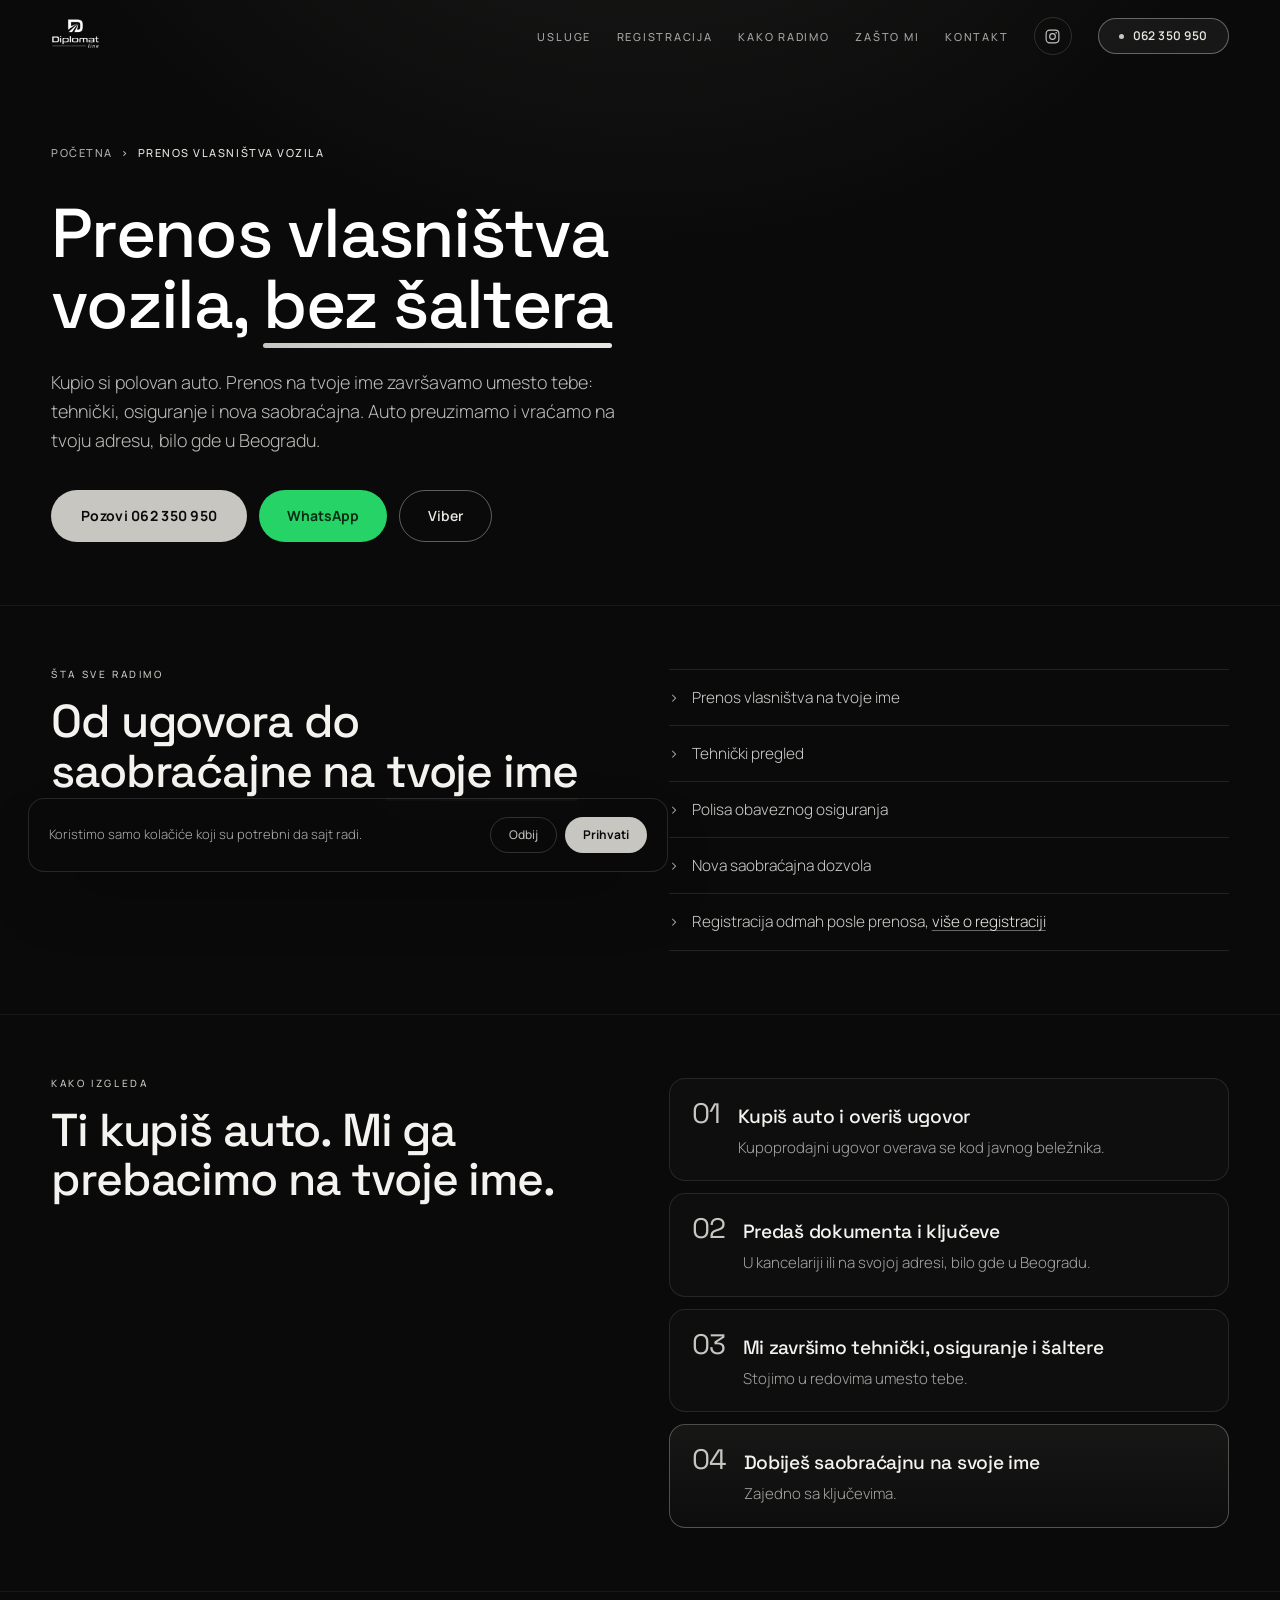
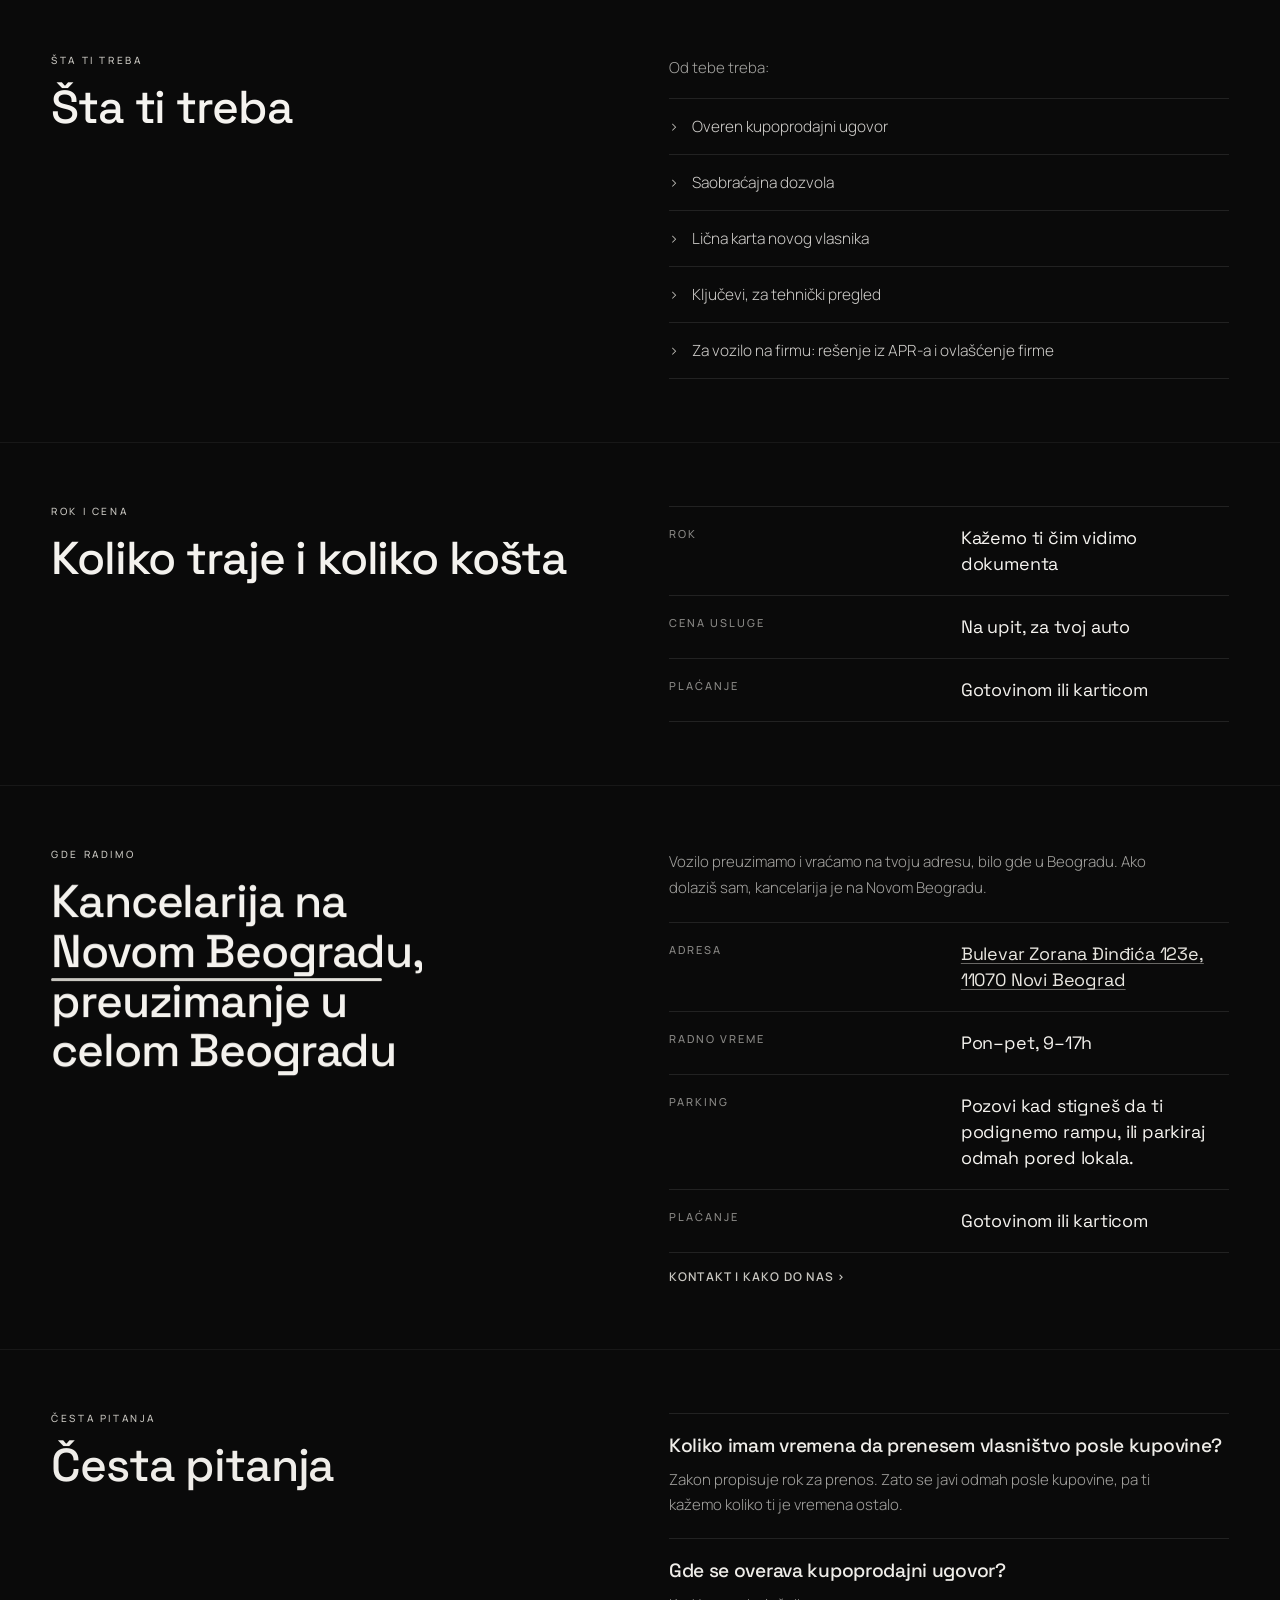
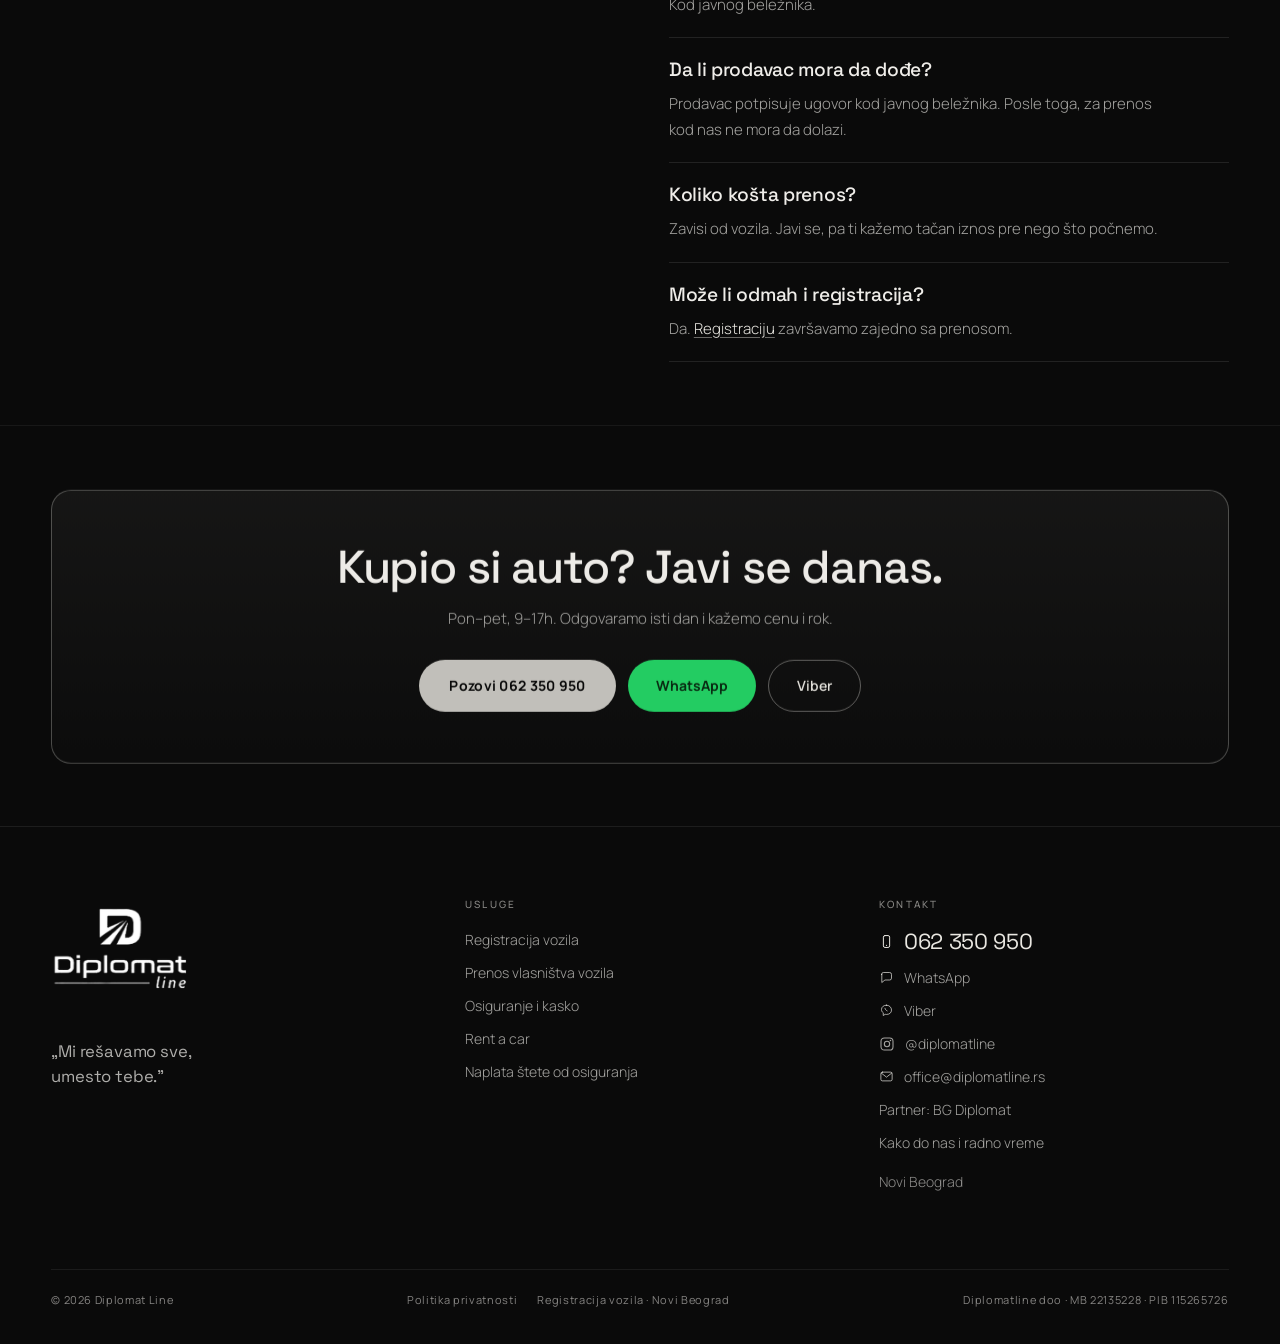
<file: prenos-vlasnistva-vozila/index.html>
<!DOCTYPE html>
<html lang="sr-Latn" class="mirno">
<head>
  <meta charset="utf-8" />
  <meta name="viewport" content="width=device-width, initial-scale=1.0, viewport-fit=cover" />
  <title>Prenos vlasništva vozila Beograd | Diplomat Line</title>
  <meta name="description" content="Kupio si polovan auto? Prenos vlasništva završavamo umesto tebe: ugovor, tehnički, osiguranje i nova saobraćajna. Novi Beograd i ceo Beograd. 062 350 950." />
  <meta name="robots" content="index, follow" />
  <link rel="canonical" href="https://diplomatline.rs/prenos-vlasnistva-vozila/" />

  <link rel="icon" href="/favicon.ico" sizes="16x16 32x32 48x48" />
  <link rel="icon" href="/icon-192.png" type="image/png" sizes="192x192" />
  <link rel="apple-touch-icon" href="/apple-touch-icon.png" />
  <link rel="manifest" href="/site.webmanifest" />
  <meta name="theme-color" content="#0A0A0A" />

  <meta property="og:type" content="website" />
  <meta property="og:locale" content="sr_RS" />
  <meta property="og:site_name" content="Diplomat Line" />
  <meta property="og:url" content="https://diplomatline.rs/prenos-vlasnistva-vozila/" />
  <meta property="og:title" content="Prenos vlasništva vozila Beograd | Diplomat Line" />
  <meta property="og:description" content="Kupio si polovan auto? Prenos vlasništva završavamo umesto tebe: ugovor, tehnički, osiguranje i nova saobraćajna. Novi Beograd i ceo Beograd. 062 350 950." />
  <meta property="og:image" content="https://diplomatline.rs/assets/og-image.jpg?v=2" />
  <meta property="og:image:width" content="1200" />
  <meta property="og:image:height" content="630" />
  <meta property="og:image:alt" content="Diplomat Line, prenos vlasništva vozila, Novi Beograd" />
  <meta name="twitter:card" content="summary_large_image" />
  <meta name="twitter:title" content="Prenos vlasništva vozila Beograd | Diplomat Line" />
  <meta name="twitter:description" content="Kupio si polovan auto? Prenos vlasništva završavamo umesto tebe: ugovor, tehnički, osiguranje i nova saobraćajna. Novi Beograd i ceo Beograd. 062 350 950." />
  <meta name="twitter:image" content="https://diplomatline.rs/assets/og-image.jpg?v=2" />
  <meta name="twitter:image:alt" content="Diplomat Line, prenos vlasništva vozila, Novi Beograd" />

  <link rel="stylesheet" href="/css/fonts.css" />
  <link rel="stylesheet" href="/css/style.css" />
  <noscript><style>[data-ul]{transform:none!important}</style></noscript>
  <script type="application/ld+json">
{
  "@context": "https://schema.org",
  "@type": "Service",
  "name": "Prenos vlasništva vozila",
  "serviceType": "Prenos vlasništva vozila",
  "description": "Kupio si polovan auto? Prenos vlasništva završavamo umesto tebe: ugovor, tehnički, osiguranje i nova saobraćajna. Novi Beograd i ceo Beograd. 062 350 950.",
  "url": "https://diplomatline.rs/prenos-vlasnistva-vozila/",
  "provider": {
    "@id": "https://diplomatline.rs/#biznis"
  },
  "areaServed": {
    "@type": "City",
    "name": "Beograd"
  }
}
  </script>
  <script type="application/ld+json">
{
  "@context": "https://schema.org",
  "@type": "BreadcrumbList",
  "itemListElement": [
    {
      "@type": "ListItem",
      "position": 1,
      "name": "Početna",
      "item": "https://diplomatline.rs/"
    },
    {
      "@type": "ListItem",
      "position": 2,
      "name": "Prenos vlasništva vozila",
      "item": "https://diplomatline.rs/prenos-vlasnistva-vozila/"
    }
  ]
}
  </script>
</head>
<body>


<div style="position:relative;background:var(--black);min-height:100vh">

<!-- filmsko zrno + tihi zlatni glow preko crne -->
<div data-grain aria-hidden="true" style="position:fixed;inset:-120%;z-index:9997;pointer-events:none;opacity:.05;mix-blend-mode:overlay;background-image:url(&quot;data:image/svg+xml;utf8,<svg xmlns='http://www.w3.org/2000/svg' width='220' height='220'><filter id='n'><feTurbulence type='fractalNoise' baseFrequency='0.85' numOctaves='3' stitchTiles='stitch'/></filter><rect width='220' height='220' filter='url(%23n)'/></svg>&quot;);animation:dl-grain 900ms steps(3) infinite"></div>
<div aria-hidden="true" style="position:fixed;top:-30vh;left:50%;transform:translateX(-50%);width:120vw;height:70vh;z-index:0;pointer-events:none;background:radial-gradient(ellipse at 50% 0%,rgba(var(--accent-rgb),.10),rgba(var(--accent-rgb),0) 62%)"></div>
<div data-cursor aria-hidden="true" style="position:fixed;top:0;left:0;width:34px;height:34px;margin:-17px 0 0 -17px;border:1px solid rgba(var(--accent-rgb),.75);border-radius:50%;z-index:9999;pointer-events:none;opacity:0;transition:opacity .3s ease,width .25s ease,height .25s ease,margin .25s ease,background-color .25s ease;mix-blend-mode:screen"></div>

<div data-wa-card role="dialog" aria-label="Javi se na WhatsApp" style="position:fixed;right:clamp(14px,2.4vw,28px);bottom:clamp(14px,2.4vw,28px);z-index:955;width:min(92vw,340px);border-radius:18px;overflow:hidden;border:1px solid rgba(37,211,102,.3);background:rgba(var(--black-rgb),.96);backdrop-filter:blur(14px);-webkit-backdrop-filter:blur(14px);box-shadow:0 30px 70px -28px rgba(0,0,0,.95);opacity:0;visibility:hidden;transform:translateY(16px);transition:opacity .45s ease,transform .45s ease,visibility .45s ease">
  <button class="i1" type="button" data-wa-close aria-label="Zatvori" style="position:absolute;top:10px;right:10px;width:28px;height:28px;border:0;border-radius:50%;background:rgba(255,255,255,.08);color:rgba(var(--ink-rgb),.7);font:400 15px/1 var(--font-body);cursor:pointer;display:flex;align-items:center;justify-content:center;transition:background-color .25s ease,color .25s ease">×</button>
  <div style="display:flex;flex-direction:column;align-items:center;text-align:center;gap:12px;padding:22px 20px 16px">
    <div style="width:58px;height:58px;border-radius:50%;overflow:hidden;border:1px solid rgba(37,211,102,.35);background:rgba(255,255,255,.04);display:flex;align-items:center;justify-content:center">
      <img src="/assets/diplomat-line-logo.webp" alt="Diplomat Line logo" width="400" height="255" loading="lazy" decoding="async" style="width:72%;height:72%;object-fit:contain;object-position:center;display:block;margin:auto" />
    </div>
    <div>
      <span style="display:block;font:600 13px/1.3 var(--font-body);color:var(--ink);margin-bottom:6px">Tu smo na WhatsAppu</span>
      <p style="margin:0;font:300 12.5px/1.55 var(--font-body);color:rgba(var(--ink-rgb),.66)">Pošalji registarsku oznaku i rok. Cenu i datum dobijaš isti dan, bez poziva i bez čekanja na šalteru.</p>
    </div>
  </div>
  <a class="i2" href="https://wa.me/38162350950" target="_blank" rel="noopener" style="display:flex;align-items:center;justify-content:center;gap:9px;margin:0 18px 16px;padding:13px 18px;border-radius:999px;background:#25D366;color:#0A2E14;font:700 13px/1 var(--font-body);transition:background-color .3s ease">Otvori prepisku</a>
  <div aria-hidden="true" style="height:3px;background:rgba(255,255,255,.07)">
    <span data-wa-bar style="display:block;height:100%;width:100%;background:#25D366"></span>
  </div>
</div>

<a class="i3" href="https://wa.me/38162350950" target="_blank" rel="noopener" data-wa-float style="position:fixed;right:clamp(14px,2.4vw,28px);bottom:clamp(14px,2.4vw,28px);z-index:950;display:inline-flex;align-items:center;gap:10px;padding:15px 22px;border-radius:999px;background:#25D366;color:#0A2E14;font:700 13px/1 var(--font-body);letter-spacing:.02em;white-space:nowrap;box-shadow:0 20px 50px -20px rgba(0,0,0,.9);opacity:0;visibility:hidden;transform:translateY(14px);transition:opacity .4s ease,transform .4s ease,visibility .4s ease,background-color .3s ease">
  <span aria-hidden="true" style="width:7px;height:7px;border-radius:50%;background:#0A2E14"></span>WhatsApp
</a>

<div data-cookiebar role="region" aria-label="Kolačići" style="position:fixed;left:clamp(14px,2.4vw,28px);right:clamp(14px,2.4vw,28px);bottom:clamp(14px,2.4vw,28px);z-index:960;display:none;flex-wrap:wrap;align-items:center;gap:14px;max-width:640px;padding:18px 20px;border-radius:16px;border:1px solid rgba(255,255,255,.12);background:rgba(var(--black-rgb),.94);backdrop-filter:blur(14px);-webkit-backdrop-filter:blur(14px);box-shadow:0 30px 70px -30px rgba(0,0,0,.95)">
  <p style="margin:0;flex:1 1 240px;font:300 13px/1.5 var(--font-body);color:rgba(var(--ink-rgb),.7)">Koristimo samo kolačiće koji su potrebni da sajt radi.</p>
  <div style="display:flex;gap:8px">
    <button class="i4" type="button" data-cookie="reject" style="padding:11px 18px;border-radius:999px;border:1px solid rgba(255,255,255,.16);background:transparent;color:rgba(var(--ink-rgb),.75);font:500 12px/1 var(--font-body);cursor:pointer;white-space:nowrap;transition:border-color .25s ease">Odbij</button>
    <button class="i5" type="button" data-cookie="accept" style="padding:11px 18px;border-radius:999px;border:0;background:var(--accent);color:var(--black);font:700 12px/1 var(--font-body);cursor:pointer;white-space:nowrap;transition:background-color .25s ease">Prihvati</button>
  </div>
</div>

<!-- ══════════ HEADER ══════════ -->
<a class="i6" href="#sadrzaj" data-skip style="position:absolute;left:-9999px;top:0;z-index:9999;padding:14px 22px;border-radius:0 0 12px 0;background:var(--ink);color:var(--black);font:600 13px/1 var(--font-body)">Preskoči na sadržaj</a>

<!-- Uvodni ekran: logo dok se sajt učitava, pa se povlači uvis -->
<header data-header style="position:fixed;top:0;left:0;right:0;z-index:900;padding:16px clamp(18px,4vw,56px);transition:background-color .5s ease,backdrop-filter .5s ease,border-color .5s ease,padding .5s ease;border-bottom:1px solid rgba(255,255,255,0)">
  <div data-header-inner style="max-width:1240px;margin:0 auto;display:flex;align-items:center;justify-content:space-between;gap:24px">
  <a href="/" aria-label="Diplomat Line, početna" style="display:flex;align-items:center;flex:0 0 auto">
    <img src="/assets/diplomat-line-logo.webp" alt="Diplomat Line logo" width="400" height="255" style="height:clamp(30px,3.2vw,42px);width:auto;display:block" />
  </a>
  <button class="i7" type="button" data-burger aria-label="Meni" aria-expanded="false" aria-controls="glavni-meni" style="display:none;align-items:center;justify-content:center;flex-direction:column;gap:5px;width:46px;height:46px;flex:0 0 auto;padding:0;border:1px solid rgba(255,255,255,.14);border-radius:999px;background:rgba(var(--black-rgb),.5);cursor:pointer;transition:border-color .3s ease">
    <span aria-hidden="true" data-burger-line style="display:block;width:17px;height:1.5px;border-radius:2px;background:var(--ink);transition:transform .35s cubic-bezier(.5,0,.2,1),opacity .25s ease"></span>
    <span aria-hidden="true" data-burger-line style="display:block;width:17px;height:1.5px;border-radius:2px;background:var(--ink);transition:transform .35s cubic-bezier(.5,0,.2,1),opacity .25s ease"></span>
  </button>
  <nav id="glavni-meni" data-nav aria-label="Glavna navigacija" style="display:flex;align-items:center;gap:clamp(14px,2vw,34px);flex-wrap:wrap;justify-content:flex-end">
    <a href="/#usluge" data-navlink style="font:500 11px/1 var(--font-body);letter-spacing:.16em;text-transform:uppercase;color:rgba(var(--ink-rgb),.66)">Usluge</a>
    <a href="/registracija-vozila/" data-navlink style="font:500 11px/1 var(--font-body);letter-spacing:.16em;text-transform:uppercase;color:rgba(var(--ink-rgb),.66)">Registracija</a>
    <a href="/#proces" data-navlink style="font:500 11px/1 var(--font-body);letter-spacing:.16em;text-transform:uppercase;color:rgba(var(--ink-rgb),.66)">Kako radimo</a>
    <a href="/#zasto" data-navlink style="font:500 11px/1 var(--font-body);letter-spacing:.16em;text-transform:uppercase;color:rgba(var(--ink-rgb),.66)">Zašto mi</a>
    <a href="/kontakt/" data-navlink style="font:500 11px/1 var(--font-body);letter-spacing:.16em;text-transform:uppercase;color:rgba(var(--ink-rgb),.66)">Kontakt</a>
    <a class="i8" href="https://instagram.com/diplomatline" target="_blank" rel="noopener" aria-label="Diplomat Line na Instagramu" style="display:inline-flex;align-items:center;justify-content:center;width:38px;height:38px;border-radius:999px;border:1px solid rgba(255,255,255,.14);color:rgba(var(--ink-rgb),.8);transition:border-color .3s ease,color .3s ease"><svg width="17" height="17" viewBox="0 0 24 24" fill="none" stroke="currentColor" stroke-width="1.6" stroke-linecap="round" aria-hidden="true" style="flex:0 0 auto;display:block"><rect x="3" y="3" width="18" height="18" rx="5"></rect><circle cx="12" cy="12" r="4"></circle><circle cx="17.2" cy="6.8" r="1.15" fill="currentColor" stroke="none"></circle></svg></a>
    <a class="i9" href="tel:+38162350950" data-magnetic style="display:inline-flex;align-items:center;gap:9px;padding:11px 20px;border:1px solid rgba(var(--accent-rgb),.45);border-radius:999px;font:600 12px/1 var(--font-body);letter-spacing:.04em;white-space:nowrap;color:var(--accent-light);background:rgba(var(--accent-rgb),.07);transition:background-color .3s ease,border-color .3s ease">
      <span aria-hidden="true" style="width:5px;height:5px;border-radius:50%;background:var(--accent);flex:0 0 auto"></span>062 350 950
    </a>
  </nav>
  </div>
</header>

<!-- ══════════ 1. HERO ══════════ -->
<main id="sadrzaj">

<section id="top" style="position:relative;z-index:2;padding:calc(clamp(110px,16vh,170px)) clamp(18px,4vw,56px) clamp(44px,7vh,90px)">
  <div style="max-width:1240px;margin:0 auto">
    <nav aria-label="Putanja" style="margin-bottom:clamp(22px,4vh,40px);font:500 11px/1.6 var(--font-body);letter-spacing:.14em;text-transform:uppercase;color:rgba(var(--ink-rgb),.54)">
      <ol style="list-style:none;margin:0;padding:0;display:flex;flex-wrap:wrap;gap:8px">
        <li><a href="/" style="color:rgba(var(--ink-rgb),.7)">Početna</a></li>
        <li aria-hidden="true" style="color:var(--accent)">›</li>
        <li aria-current="page" style="color:var(--accent-light)">Prenos vlasništva vozila</li>
      </ol>
    </nav>
    <h1 style="margin:0 0 clamp(20px,3vh,30px);font:500 clamp(2rem,5.4vw,4.6rem)/1.04 var(--font-display);letter-spacing:-.02em;color:#FFF;max-width:17ch;text-wrap:balance"><span data-h1 style="display:block"><span>Prenos vlasništva vozila, </span><span style="position:relative;white-space:nowrap;display:inline-block"><span style="position:relative;z-index:1">bez šaltera</span><i data-ul aria-hidden="true" style="display:block;position:absolute;left:0;right:0;bottom:-.09em;height:.07em;min-height:3px;border-radius:3px;background:linear-gradient(90deg,var(--accent),var(--accent-light));transform:scaleX(0);transform-origin:left center"></i></span></span></h1>
    <p data-rise style="margin:0 0 clamp(26px,4vh,40px);font:300 clamp(16px,1.4vw,20px)/1.6 var(--font-body);color:rgba(var(--ink-rgb),.76);max-width:52ch;text-wrap:pretty">Kupio si polovan auto. Prenos na tvoje ime završavamo umesto tebe: tehnički, osiguranje i nova saobraćajna. Auto preuzimamo i vraćamo na tvoju adresu, bilo gde u Beogradu.</p>
    <div data-rise><div style="display:flex;flex-wrap:wrap;gap:12px;">
      <a href="tel:+38162350950" data-magnetic style="display:inline-flex;align-items:center;justify-content:center;min-height:52px;padding:0 30px;border-radius:999px;background:var(--accent);color:var(--black);font:700 14px/1 var(--font-body);letter-spacing:.02em;white-space:nowrap">Pozovi 062 350 950</a>
      <a href="https://wa.me/38162350950" target="_blank" rel="noopener" data-magnetic style="display:inline-flex;align-items:center;justify-content:center;min-height:52px;padding:0 28px;border-radius:999px;background:#25D366;color:#0A2E14;font:700 14px/1 var(--font-body);white-space:nowrap">WhatsApp</a>
      <a href="viber://chat?number=%2B38162350950" data-magnetic style="display:inline-flex;align-items:center;justify-content:center;min-height:52px;padding:0 28px;border-radius:999px;border:1px solid rgba(var(--accent-rgb),.45);color:var(--accent-light);font:600 14px/1 var(--font-body);white-space:nowrap">Viber</a>
    </div></div>
  </div>
</section>
<section style="position:relative;z-index:2;padding:clamp(44px,7vh,92px) clamp(18px,4vw,56px);border-top:1px solid rgba(255,255,255,.06)">
  <div style="max-width:1240px;margin:0 auto">
    <div style="display:grid;grid-template-columns:repeat(auto-fit,minmax(min(100%,300px),1fr));gap:clamp(20px,4.5vw,76px);align-items:start"><div><span data-rise style="display:block;font:500 10px/1 var(--font-body);letter-spacing:.26em;text-transform:uppercase;color:var(--accent);margin-bottom:18px">Šta sve radimo</span><h2 style="font:500 clamp(1.7rem,3.6vw,3rem)/1.08 var(--font-display);letter-spacing:-.025em;margin:0;color:var(--ink);text-wrap:balance;max-width:22ch">Od ugovora do saobraćajne na <span style="position:relative;white-space:nowrap;display:inline-block"><span style="position:relative;z-index:1">tvoje ime</span><i data-ul aria-hidden="true" style="display:block;position:absolute;left:0;right:0;bottom:-.09em;height:.07em;min-height:3px;border-radius:3px;background:linear-gradient(90deg,var(--accent),var(--accent-light));transform:scaleX(0);transform-origin:left center"></i></span></h2></div><div><ul style="list-style:none;margin:0;padding:0;border-bottom:1px solid rgba(255,255,255,.1)">
        <li style="display:flex;align-items:baseline;gap:14px;padding:16px 0;border-top:1px solid rgba(255,255,255,.1);font:300 clamp(15px,1.2vw,17px)/1.5 var(--font-body);color:rgba(var(--ink-rgb),.84)"><span aria-hidden="true" style="color:var(--accent)">›</span><span>Prenos vlasništva na tvoje ime</span></li>
        <li style="display:flex;align-items:baseline;gap:14px;padding:16px 0;border-top:1px solid rgba(255,255,255,.1);font:300 clamp(15px,1.2vw,17px)/1.5 var(--font-body);color:rgba(var(--ink-rgb),.84)"><span aria-hidden="true" style="color:var(--accent)">›</span><span>Tehnički pregled</span></li>
        <li style="display:flex;align-items:baseline;gap:14px;padding:16px 0;border-top:1px solid rgba(255,255,255,.1);font:300 clamp(15px,1.2vw,17px)/1.5 var(--font-body);color:rgba(var(--ink-rgb),.84)"><span aria-hidden="true" style="color:var(--accent)">›</span><span>Polisa obaveznog osiguranja</span></li>
        <li style="display:flex;align-items:baseline;gap:14px;padding:16px 0;border-top:1px solid rgba(255,255,255,.1);font:300 clamp(15px,1.2vw,17px)/1.5 var(--font-body);color:rgba(var(--ink-rgb),.84)"><span aria-hidden="true" style="color:var(--accent)">›</span><span>Nova saobraćajna dozvola</span></li>
        <li style="display:flex;align-items:baseline;gap:14px;padding:16px 0;border-top:1px solid rgba(255,255,255,.1);font:300 clamp(15px,1.2vw,17px)/1.5 var(--font-body);color:rgba(var(--ink-rgb),.84)"><span aria-hidden="true" style="color:var(--accent)">›</span><span>Registracija odmah posle prenosa, <a href="/registracija-vozila/" style="color:var(--accent-light);text-decoration:underline;text-underline-offset:3px;text-decoration-color:rgba(var(--accent-rgb),.5)">više o registraciji</a></span></li>
      </ul></div></div>
  </div>
</section>
<section style="position:relative;z-index:2;padding:clamp(44px,7vh,92px) clamp(18px,4vw,56px);border-top:1px solid rgba(255,255,255,.06)">
  <div style="max-width:1240px;margin:0 auto">
    <div style="display:grid;grid-template-columns:repeat(auto-fit,minmax(min(100%,300px),1fr));gap:clamp(20px,4.5vw,76px);align-items:start"><div><span data-rise style="display:block;font:500 10px/1 var(--font-body);letter-spacing:.26em;text-transform:uppercase;color:var(--accent);margin-bottom:18px">Kako izgleda</span><h2 style="font:500 clamp(1.7rem,3.6vw,3rem)/1.08 var(--font-display);letter-spacing:-.025em;margin:0;color:var(--ink);text-wrap:balance;max-width:22ch">Ti kupiš auto. Mi ga prebacimo na tvoje ime.</h2></div><div><ol style="list-style:none;margin:0;padding:0;display:grid;gap:12px">
        <li data-card style="display:grid;grid-template-columns:auto 1fr;gap:18px;align-items:baseline;padding:20px 22px;border-radius:16px;border:1px solid rgba(255,255,255,.1);background:rgba(255,255,255,.02)">
          <span aria-hidden="true" style="font:400 clamp(1.4rem,2.2vw,1.9rem)/1 var(--font-display);letter-spacing:-.04em;color:var(--accent)">01</span>
          <div><h3 style="margin:0 0 6px;font:500 clamp(1.05rem,1.5vw,1.25rem)/1.25 var(--font-display);letter-spacing:-.015em;color:var(--ink)">Kupiš auto i overiš ugovor</h3><p style="margin:0;font:300 clamp(15px,1.15vw,17px)/1.7 var(--font-body);color:rgba(var(--ink-rgb),.66);max-width:56ch;text-wrap:pretty">Kupoprodajni ugovor overava se kod javnog beležnika.</p></div>
        </li>
        <li data-card style="display:grid;grid-template-columns:auto 1fr;gap:18px;align-items:baseline;padding:20px 22px;border-radius:16px;border:1px solid rgba(255,255,255,.1);background:rgba(255,255,255,.02)">
          <span aria-hidden="true" style="font:400 clamp(1.4rem,2.2vw,1.9rem)/1 var(--font-display);letter-spacing:-.04em;color:var(--accent)">02</span>
          <div><h3 style="margin:0 0 6px;font:500 clamp(1.05rem,1.5vw,1.25rem)/1.25 var(--font-display);letter-spacing:-.015em;color:var(--ink)">Predaš dokumenta i ključeve</h3><p style="margin:0;font:300 clamp(15px,1.15vw,17px)/1.7 var(--font-body);color:rgba(var(--ink-rgb),.66);max-width:56ch;text-wrap:pretty">U kancelariji ili na svojoj adresi, bilo gde u Beogradu.</p></div>
        </li>
        <li data-card style="display:grid;grid-template-columns:auto 1fr;gap:18px;align-items:baseline;padding:20px 22px;border-radius:16px;border:1px solid rgba(255,255,255,.1);background:rgba(255,255,255,.02)">
          <span aria-hidden="true" style="font:400 clamp(1.4rem,2.2vw,1.9rem)/1 var(--font-display);letter-spacing:-.04em;color:var(--accent)">03</span>
          <div><h3 style="margin:0 0 6px;font:500 clamp(1.05rem,1.5vw,1.25rem)/1.25 var(--font-display);letter-spacing:-.015em;color:var(--ink)">Mi završimo tehnički, osiguranje i šaltere</h3><p style="margin:0;font:300 clamp(15px,1.15vw,17px)/1.7 var(--font-body);color:rgba(var(--ink-rgb),.66);max-width:56ch;text-wrap:pretty">Stojimo u redovima umesto tebe.</p></div>
        </li>
        <li data-card style="display:grid;grid-template-columns:auto 1fr;gap:18px;align-items:baseline;padding:20px 22px;border-radius:16px;border:1px solid rgba(var(--accent-rgb),.34);background:linear-gradient(180deg,rgba(var(--accent-rgb),.07),rgba(255,255,255,.015))">
          <span aria-hidden="true" style="font:400 clamp(1.4rem,2.2vw,1.9rem)/1 var(--font-display);letter-spacing:-.04em;color:var(--accent)">04</span>
          <div><h3 style="margin:0 0 6px;font:500 clamp(1.05rem,1.5vw,1.25rem)/1.25 var(--font-display);letter-spacing:-.015em;color:var(--ink)">Dobiješ saobraćajnu na svoje ime</h3><p style="margin:0;font:300 clamp(15px,1.15vw,17px)/1.7 var(--font-body);color:rgba(var(--ink-rgb),.66);max-width:56ch;text-wrap:pretty">Zajedno sa ključevima.</p></div>
        </li>
      </ol></div></div>
  </div>
</section>
<section style="position:relative;z-index:2;padding:clamp(44px,7vh,92px) clamp(18px,4vw,56px);border-top:1px solid rgba(255,255,255,.06)">
  <div style="max-width:1240px;margin:0 auto">
    <div style="display:grid;grid-template-columns:repeat(auto-fit,minmax(min(100%,300px),1fr));gap:clamp(20px,4.5vw,76px);align-items:start"><div><span data-rise style="display:block;font:500 10px/1 var(--font-body);letter-spacing:.26em;text-transform:uppercase;color:var(--accent);margin-bottom:18px">Šta ti treba</span><h2 style="font:500 clamp(1.7rem,3.6vw,3rem)/1.08 var(--font-display);letter-spacing:-.025em;margin:0;color:var(--ink);text-wrap:balance;max-width:22ch">Šta ti treba</h2></div><div><p style="margin:0;font:300 clamp(15px,1.15vw,17px)/1.7 var(--font-body);color:rgba(var(--ink-rgb),.66);max-width:56ch;text-wrap:pretty;margin-bottom:18px">Od tebe treba:</p><ul style="list-style:none;margin:0;padding:0;border-bottom:1px solid rgba(255,255,255,.1)">
        <li style="display:flex;align-items:baseline;gap:14px;padding:16px 0;border-top:1px solid rgba(255,255,255,.1);font:300 clamp(15px,1.2vw,17px)/1.5 var(--font-body);color:rgba(var(--ink-rgb),.84)"><span aria-hidden="true" style="color:var(--accent)">›</span><span>Overen kupoprodajni ugovor</span></li>
        <li style="display:flex;align-items:baseline;gap:14px;padding:16px 0;border-top:1px solid rgba(255,255,255,.1);font:300 clamp(15px,1.2vw,17px)/1.5 var(--font-body);color:rgba(var(--ink-rgb),.84)"><span aria-hidden="true" style="color:var(--accent)">›</span><span>Saobraćajna dozvola</span></li>
        <li style="display:flex;align-items:baseline;gap:14px;padding:16px 0;border-top:1px solid rgba(255,255,255,.1);font:300 clamp(15px,1.2vw,17px)/1.5 var(--font-body);color:rgba(var(--ink-rgb),.84)"><span aria-hidden="true" style="color:var(--accent)">›</span><span>Lična karta novog vlasnika</span></li>
        <li style="display:flex;align-items:baseline;gap:14px;padding:16px 0;border-top:1px solid rgba(255,255,255,.1);font:300 clamp(15px,1.2vw,17px)/1.5 var(--font-body);color:rgba(var(--ink-rgb),.84)"><span aria-hidden="true" style="color:var(--accent)">›</span><span>Ključevi, za tehnički pregled</span></li>
        <li style="display:flex;align-items:baseline;gap:14px;padding:16px 0;border-top:1px solid rgba(255,255,255,.1);font:300 clamp(15px,1.2vw,17px)/1.5 var(--font-body);color:rgba(var(--ink-rgb),.84)"><span aria-hidden="true" style="color:var(--accent)">›</span><span>Za vozilo na firmu: rešenje iz APR-a i ovlašćenje firme</span></li>
      </ul></div></div>
  </div>
</section>
<section style="position:relative;z-index:2;padding:clamp(44px,7vh,92px) clamp(18px,4vw,56px);border-top:1px solid rgba(255,255,255,.06)">
  <div style="max-width:1240px;margin:0 auto">
    <div style="display:grid;grid-template-columns:repeat(auto-fit,minmax(min(100%,300px),1fr));gap:clamp(20px,4.5vw,76px);align-items:start"><div><span data-rise style="display:block;font:500 10px/1 var(--font-body);letter-spacing:.26em;text-transform:uppercase;color:var(--accent);margin-bottom:18px">Rok i cena</span><h2 style="font:500 clamp(1.7rem,3.6vw,3rem)/1.08 var(--font-display);letter-spacing:-.025em;margin:0;color:var(--ink);text-wrap:balance;max-width:22ch">Koliko traje i koliko košta</h2></div><div><dl style="margin:0;border-bottom:1px solid rgba(255,255,255,.1)">
        <div style="display:grid;grid-template-columns:repeat(auto-fit,minmax(min(100%,160px),1fr));gap:6px 24px;padding:18px 0;border-top:1px solid rgba(255,255,255,.1)">
          <dt style="font:500 11px/1.6 var(--font-body);letter-spacing:.18em;text-transform:uppercase;color:rgba(var(--ink-rgb),.54)">Rok</dt>
          <dd style="margin:0;font:400 clamp(16px,1.4vw,19px)/1.45 var(--font-display);letter-spacing:-.01em;color:var(--ink)">Kažemo ti čim vidimo dokumenta</dd>
        </div>
        <div style="display:grid;grid-template-columns:repeat(auto-fit,minmax(min(100%,160px),1fr));gap:6px 24px;padding:18px 0;border-top:1px solid rgba(255,255,255,.1)">
          <dt style="font:500 11px/1.6 var(--font-body);letter-spacing:.18em;text-transform:uppercase;color:rgba(var(--ink-rgb),.54)">Cena usluge</dt>
          <dd style="margin:0;font:400 clamp(16px,1.4vw,19px)/1.45 var(--font-display);letter-spacing:-.01em;color:var(--ink)">Na upit, za tvoj auto</dd>
        </div>
        <div style="display:grid;grid-template-columns:repeat(auto-fit,minmax(min(100%,160px),1fr));gap:6px 24px;padding:18px 0;border-top:1px solid rgba(255,255,255,.1)">
          <dt style="font:500 11px/1.6 var(--font-body);letter-spacing:.18em;text-transform:uppercase;color:rgba(var(--ink-rgb),.54)">Plaćanje</dt>
          <dd style="margin:0;font:400 clamp(16px,1.4vw,19px)/1.45 var(--font-display);letter-spacing:-.01em;color:var(--ink)">Gotovinom ili karticom</dd>
        </div>
      </dl></div></div>
  </div>
</section>
<section style="position:relative;z-index:2;padding:clamp(44px,7vh,92px) clamp(18px,4vw,56px);border-top:1px solid rgba(255,255,255,.06)">
  <div style="max-width:1240px;margin:0 auto">
    <div style="display:grid;grid-template-columns:repeat(auto-fit,minmax(min(100%,300px),1fr));gap:clamp(20px,4.5vw,76px);align-items:start"><div><span data-rise style="display:block;font:500 10px/1 var(--font-body);letter-spacing:.26em;text-transform:uppercase;color:var(--accent);margin-bottom:18px">Gde radimo</span><h2 style="font:500 clamp(1.7rem,3.6vw,3rem)/1.08 var(--font-display);letter-spacing:-.025em;margin:0;color:var(--ink);text-wrap:balance;max-width:22ch">Kancelarija na <span style="white-space:nowrap"><span style="position:relative;white-space:nowrap;display:inline-block"><span style="position:relative;z-index:1">Novom Beogradu</span><i data-ul aria-hidden="true" style="display:block;position:absolute;left:0;right:0;bottom:-.09em;height:.07em;min-height:3px;border-radius:3px;background:linear-gradient(90deg,var(--accent),var(--accent-light));transform:scaleX(0);transform-origin:left center"></i></span>,</span> preuzimanje u celom Beogradu</h2></div><div>
      <p style="margin:0;font:300 clamp(15px,1.15vw,17px)/1.7 var(--font-body);color:rgba(var(--ink-rgb),.66);max-width:56ch;text-wrap:pretty;margin-bottom:22px">Vozilo preuzimamo i vraćamo na tvoju adresu, bilo gde u Beogradu. Ako dolaziš sam, kancelarija je na Novom Beogradu.</p>
      <dl style="margin:0;border-bottom:1px solid rgba(255,255,255,.1)">
        <div style="display:grid;grid-template-columns:repeat(auto-fit,minmax(min(100%,160px),1fr));gap:6px 24px;padding:18px 0;border-top:1px solid rgba(255,255,255,.1)">
          <dt style="font:500 11px/1.6 var(--font-body);letter-spacing:.18em;text-transform:uppercase;color:rgba(var(--ink-rgb),.54)">Adresa</dt>
          <dd style="margin:0;font:400 clamp(16px,1.4vw,19px)/1.45 var(--font-display);letter-spacing:-.01em;color:var(--ink)"><a href="https://maps.app.goo.gl/cLHWSfDkwKmRreZA8" target="_blank" rel="noopener" style="color:var(--accent-light);text-decoration:underline;text-underline-offset:3px;text-decoration-color:rgba(var(--accent-rgb),.5)">Bulevar Zorana Đinđića 123e, 11070 Novi Beograd</a></dd>
        </div>
        <div style="display:grid;grid-template-columns:repeat(auto-fit,minmax(min(100%,160px),1fr));gap:6px 24px;padding:18px 0;border-top:1px solid rgba(255,255,255,.1)">
          <dt style="font:500 11px/1.6 var(--font-body);letter-spacing:.18em;text-transform:uppercase;color:rgba(var(--ink-rgb),.54)">Radno vreme</dt>
          <dd style="margin:0;font:400 clamp(16px,1.4vw,19px)/1.45 var(--font-display);letter-spacing:-.01em;color:var(--ink)">Pon–pet, 9–17h</dd>
        </div>
        <div style="display:grid;grid-template-columns:repeat(auto-fit,minmax(min(100%,160px),1fr));gap:6px 24px;padding:18px 0;border-top:1px solid rgba(255,255,255,.1)">
          <dt style="font:500 11px/1.6 var(--font-body);letter-spacing:.18em;text-transform:uppercase;color:rgba(var(--ink-rgb),.54)">Parking</dt>
          <dd style="margin:0;font:400 clamp(16px,1.4vw,19px)/1.45 var(--font-display);letter-spacing:-.01em;color:var(--ink)">Pozovi kad stigneš da ti podignemo rampu, ili parkiraj odmah pored lokala.</dd>
        </div>
        <div style="display:grid;grid-template-columns:repeat(auto-fit,minmax(min(100%,160px),1fr));gap:6px 24px;padding:18px 0;border-top:1px solid rgba(255,255,255,.1)">
          <dt style="font:500 11px/1.6 var(--font-body);letter-spacing:.18em;text-transform:uppercase;color:rgba(var(--ink-rgb),.54)">Plaćanje</dt>
          <dd style="margin:0;font:400 clamp(16px,1.4vw,19px)/1.45 var(--font-display);letter-spacing:-.01em;color:var(--ink)">Gotovinom ili karticom</dd>
        </div>
      </dl>
      <a href="/kontakt/" data-more style="display:inline-flex;align-items:center;margin-top:18px;font:600 12px/1 var(--font-body);letter-spacing:.1em;text-transform:uppercase;color:var(--accent)">Kontakt i kako do nas ›</a></div></div>
  </div>
</section>
<section style="position:relative;z-index:2;padding:clamp(44px,7vh,92px) clamp(18px,4vw,56px);border-top:1px solid rgba(255,255,255,.06)">
  <div style="max-width:1240px;margin:0 auto">
    <div style="display:grid;grid-template-columns:repeat(auto-fit,minmax(min(100%,300px),1fr));gap:clamp(20px,4.5vw,76px);align-items:start"><div><span data-rise style="display:block;font:500 10px/1 var(--font-body);letter-spacing:.26em;text-transform:uppercase;color:var(--accent);margin-bottom:18px">Česta pitanja</span><h2 style="font:500 clamp(1.7rem,3.6vw,3rem)/1.08 var(--font-display);letter-spacing:-.025em;margin:0;color:var(--ink);text-wrap:balance;max-width:22ch">Česta pitanja</h2></div><div>
      <div style="padding:20px 0;border-top:1px solid rgba(255,255,255,.1)">
        <h3 style="margin:0 0 8px;font:500 clamp(1.05rem,1.5vw,1.25rem)/1.3 var(--font-display);letter-spacing:-.015em;color:var(--ink)">Koliko imam vremena da prenesem vlasništvo posle kupovine?</h3>
        <p style="margin:0;font:300 clamp(15px,1.15vw,17px)/1.7 var(--font-body);color:rgba(var(--ink-rgb),.66);max-width:56ch;text-wrap:pretty">Zakon propisuje rok za prenos. Zato se javi odmah posle kupovine, pa ti kažemo koliko ti je vremena ostalo.</p>
      </div>
      <div style="padding:20px 0;border-top:1px solid rgba(255,255,255,.1)">
        <h3 style="margin:0 0 8px;font:500 clamp(1.05rem,1.5vw,1.25rem)/1.3 var(--font-display);letter-spacing:-.015em;color:var(--ink)">Gde se overava kupoprodajni ugovor?</h3>
        <p style="margin:0;font:300 clamp(15px,1.15vw,17px)/1.7 var(--font-body);color:rgba(var(--ink-rgb),.66);max-width:56ch;text-wrap:pretty">Kod javnog beležnika.</p>
      </div>
      <div style="padding:20px 0;border-top:1px solid rgba(255,255,255,.1)">
        <h3 style="margin:0 0 8px;font:500 clamp(1.05rem,1.5vw,1.25rem)/1.3 var(--font-display);letter-spacing:-.015em;color:var(--ink)">Da li prodavac mora da dođe?</h3>
        <p style="margin:0;font:300 clamp(15px,1.15vw,17px)/1.7 var(--font-body);color:rgba(var(--ink-rgb),.66);max-width:56ch;text-wrap:pretty">Prodavac potpisuje ugovor kod javnog beležnika. Posle toga, za prenos kod nas ne mora da dolazi.</p>
      </div>
      <div style="padding:20px 0;border-top:1px solid rgba(255,255,255,.1)">
        <h3 style="margin:0 0 8px;font:500 clamp(1.05rem,1.5vw,1.25rem)/1.3 var(--font-display);letter-spacing:-.015em;color:var(--ink)">Koliko košta prenos?</h3>
        <p style="margin:0;font:300 clamp(15px,1.15vw,17px)/1.7 var(--font-body);color:rgba(var(--ink-rgb),.66);max-width:56ch;text-wrap:pretty">Zavisi od vozila. Javi se, pa ti kažemo tačan iznos pre nego što počnemo.</p>
      </div>
      <div style="padding:20px 0;border-top:1px solid rgba(255,255,255,.1)">
        <h3 style="margin:0 0 8px;font:500 clamp(1.05rem,1.5vw,1.25rem)/1.3 var(--font-display);letter-spacing:-.015em;color:var(--ink)">Može li odmah i registracija?</h3>
        <p style="margin:0;font:300 clamp(15px,1.15vw,17px)/1.7 var(--font-body);color:rgba(var(--ink-rgb),.66);max-width:56ch;text-wrap:pretty">Da. <a href="/registracija-vozila/" style="color:var(--accent-light);text-decoration:underline;text-underline-offset:3px;text-decoration-color:rgba(var(--accent-rgb),.5)">Registraciju</a> završavamo zajedno sa prenosom.</p>
      </div><div style="border-top:1px solid rgba(255,255,255,.1)"></div></div></div>
  </div>
</section>
<section style="position:relative;z-index:2;padding:clamp(44px,7vh,92px) clamp(18px,4vw,56px);border-top:1px solid rgba(255,255,255,.06)">
  <div style="max-width:1240px;margin:0 auto">
    <div data-card style="padding:clamp(28px,4vw,56px);border-radius:20px;border:1px solid rgba(var(--accent-rgb),.34);background:linear-gradient(180deg,rgba(var(--accent-rgb),.07),rgba(255,255,255,.015));text-align:center">
      <h2 style="font:500 clamp(1.7rem,3.6vw,3rem)/1.08 var(--font-display);letter-spacing:-.025em;margin:0;color:var(--ink);text-wrap:balance;max-width:22ch;margin:0 auto 14px">Kupio si auto? Javi se danas.</h2>
      <p style="margin:0;font:300 clamp(15px,1.15vw,17px)/1.7 var(--font-body);color:rgba(var(--ink-rgb),.66);max-width:56ch;text-wrap:pretty;margin:0 auto 28px">Pon–pet, 9–17h. Odgovaramo isti dan i kažemo cenu i rok.</p>
      <div style="display:flex;flex-wrap:wrap;gap:12px;justify-content:center;">
      <a href="tel:+38162350950" data-magnetic style="display:inline-flex;align-items:center;justify-content:center;min-height:52px;padding:0 30px;border-radius:999px;background:var(--accent);color:var(--black);font:700 14px/1 var(--font-body);letter-spacing:.02em;white-space:nowrap">Pozovi 062 350 950</a>
      <a href="https://wa.me/38162350950" target="_blank" rel="noopener" data-magnetic style="display:inline-flex;align-items:center;justify-content:center;min-height:52px;padding:0 28px;border-radius:999px;background:#25D366;color:#0A2E14;font:700 14px/1 var(--font-body);white-space:nowrap">WhatsApp</a>
      <a href="viber://chat?number=%2B38162350950" data-magnetic style="display:inline-flex;align-items:center;justify-content:center;min-height:52px;padding:0 28px;border-radius:999px;border:1px solid rgba(var(--accent-rgb),.45);color:var(--accent-light);font:600 14px/1 var(--font-body);white-space:nowrap">Viber</a>
    </div>
    </div>
  </div>
</section>
</main>

<!-- ══════════ 10. FOOTER ══════════ -->
<footer data-screen-label="Footer" style="position:relative;z-index:2;padding:clamp(56px,8vh,110px) clamp(18px,4vw,56px) clamp(30px,4vh,48px);border-top:1px solid rgba(255,255,255,.08)">
  <div style="max-width:1240px;margin:0 auto">
    <div style="display:grid;grid-template-columns:repeat(auto-fit,minmax(min(100%,260px),1fr));gap:clamp(34px,5vw,80px);align-items:start">
      <div>
        <img src="/assets/diplomat-line-logo.webp" alt="Diplomat Line logo" width="400" height="255" loading="lazy" decoding="async" style="height:clamp(74px,9vw,118px);width:auto;display:block;margin-bottom:26px" />
        <p style="margin:0;font:400 clamp(15px,1.3vw,19px)/1.5 var(--font-display);letter-spacing:-.01em;color:rgba(var(--ink-rgb),.7);max-width:22ch">„Mi rešavamo sve, umesto tebe.”</p>
      </div>
      <div style="display:flex;flex-direction:column;gap:12px">
        <span style="font:500 10px/1 var(--font-body);letter-spacing:.22em;text-transform:uppercase;color:rgba(var(--ink-rgb),.54);margin-bottom:8px">Usluge</span>
        <a class="i34" href="/registracija-vozila/" style="font:300 14px/1.5 var(--font-body);color:rgba(var(--ink-rgb),.66)">Registracija vozila</a>
        <a class="i34" href="/prenos-vlasnistva-vozila/" style="font:300 14px/1.5 var(--font-body);color:rgba(var(--ink-rgb),.66)">Prenos vlasništva vozila</a>
        <a class="i35" href="/#usluge" style="font:300 14px/1.5 var(--font-body);color:rgba(var(--ink-rgb),.66)">Osiguranje i kasko</a>
        <a class="i36" href="/rent-a-car/" style="font:300 14px/1.5 var(--font-body);color:rgba(var(--ink-rgb),.66)">Rent a car</a>
        <a class="i37" href="/naplata-stete-od-osiguranja/" style="font:300 14px/1.5 var(--font-body);color:rgba(var(--ink-rgb),.66)">Naplata štete od osiguranja</a>
      </div>
      <div style="display:flex;flex-direction:column;gap:12px">
        <span style="font:500 10px/1 var(--font-body);letter-spacing:.22em;text-transform:uppercase;color:rgba(var(--ink-rgb),.54);margin-bottom:8px">Kontakt</span>
        <a href="tel:+38162350950" style="display:inline-flex;align-items:center;gap:10px;font:400 clamp(17px,1.7vw,23px)/1.2 var(--font-display);letter-spacing:-.015em;color:var(--accent-light)"><svg width="15" height="15" viewBox="0 0 24 24" fill="none" stroke="currentColor" stroke-width="1.6" stroke-linecap="round" stroke-linejoin="round" aria-hidden="true" style="flex:0 0 auto;display:block"><rect x="7" y="2.5" width="10" height="19" rx="2.5"></rect><circle cx="12" cy="18" r="1" fill="currentColor" stroke="none"></circle></svg>062 350 950</a>
        <a class="i38" href="https://wa.me/38162350950" target="_blank" rel="noopener" style="display:inline-flex;align-items:center;gap:10px;font:300 14px/1.5 var(--font-body);color:rgba(var(--ink-rgb),.66)"><svg width="15" height="15" viewBox="0 0 24 24" fill="none" stroke="currentColor" stroke-width="1.6" stroke-linecap="round" stroke-linejoin="round" aria-hidden="true" style="flex:0 0 auto;display:block"><path d="M4 7a3 3 0 0 1 3-3h10a3 3 0 0 1 3 3v6a3 3 0 0 1-3 3H9.5L4.5 20V7z"></path></svg>WhatsApp</a>
        <a class="i39" href="viber://chat?number=%2B38162350950" style="display:inline-flex;align-items:center;gap:10px;font:300 14px/1.5 var(--font-body);color:rgba(var(--ink-rgb),.66)"><svg width="15" height="15" viewBox="0 0 24 24" fill="none" stroke="currentColor" stroke-width="1.6" stroke-linecap="round" stroke-linejoin="round" aria-hidden="true" style="flex:0 0 auto;display:block"><path d="M12 3.5c-4.8 0-8 2.8-8 7 0 2.3 1 4 2.8 5.1V20l3.1-1.9c.7.1 1.4.2 2.1.2 4.8 0 8-2.8 8-7s-3.2-7.8-8-7.8z"></path><path d="M9.6 8.4c.3 1.8 1.6 3.4 3.4 4.2"></path></svg>Viber</a>
        <a class="i40" href="https://instagram.com/diplomatline" target="_blank" rel="noopener" style="display:inline-flex;align-items:center;gap:10px;font:300 14px/1.5 var(--font-body);color:rgba(var(--ink-rgb),.66)"><svg width="16" height="16" viewBox="0 0 24 24" fill="none" stroke="currentColor" stroke-width="1.6" stroke-linecap="round" aria-hidden="true" style="flex:0 0 auto;display:block"><rect x="3" y="3" width="18" height="18" rx="5"></rect><circle cx="12" cy="12" r="4"></circle><circle cx="17.2" cy="6.8" r="1.15" fill="currentColor" stroke="none"></circle></svg>@diplomatline</a>
        <a class="i41" href="mailto:office@diplomatline.rs" style="display:inline-flex;align-items:center;gap:10px;font:300 14px/1.5 var(--font-body);color:rgba(var(--ink-rgb),.66);word-break:break-all"><svg width="15" height="15" viewBox="0 0 24 24" fill="none" stroke="currentColor" stroke-width="1.6" stroke-linecap="round" stroke-linejoin="round" aria-hidden="true" style="flex:0 0 auto;display:block"><rect x="3" y="5" width="18" height="14" rx="2.5"></rect><path d="M3.6 6.5 12 13l8.4-6.5"></path></svg>office@diplomatline.rs</a>
        <a class="i42" href="https://bgdiplomat.com" target="_blank" rel="noopener" style="font:300 14px/1.5 var(--font-body);color:rgba(var(--ink-rgb),.66)"><span>Partner: BG Diplomat</span></a>
        <a class="i42" href="/kontakt/" style="font:300 14px/1.5 var(--font-body);color:rgba(var(--ink-rgb),.66)">Kako do nas i radno vreme</a>
        <p style="margin:6px 0 0;font:300 14px/1.5 var(--font-body);color:rgba(var(--ink-rgb),.56)">Novi Beograd</p>
      </div>
    </div>
    <div style="display:flex;flex-wrap:wrap;gap:14px;justify-content:space-between;align-items:center;margin-top:clamp(40px,6vw,80px);padding-top:22px;border-top:1px solid rgba(255,255,255,.07)">
      <span style="font:400 11px/1.5 var(--font-body);letter-spacing:.06em;color:rgba(var(--ink-rgb),.52)">© 2026 Diplomat Line</span>
      <span style="display:flex;flex-wrap:wrap;gap:8px 20px;align-items:center"><a href="/politika-privatnosti.html" style="font:400 11px/1.5 var(--font-body);letter-spacing:.06em;color:rgba(var(--ink-rgb),.52)">Politika privatnosti</a><span style="font:400 11px/1.5 var(--font-body);letter-spacing:.06em;color:rgba(var(--ink-rgb),.52)">Registracija vozila · Novi Beograd</span></span>
      <span style="font:400 11px/1.5 var(--font-body);letter-spacing:.06em;color:rgba(var(--ink-rgb),.52)">Diplomatline doo · MB 22135228 · PIB 115265726</span>
    </div>
  </div>
</footer>
</div>

<script src="/js/gsap/gsap.min.js" defer></script>
<script src="/js/gsap/ScrollTrigger.min.js" defer></script>
<script src="/js/main.js" defer></script>
</body>
</html>
</file>
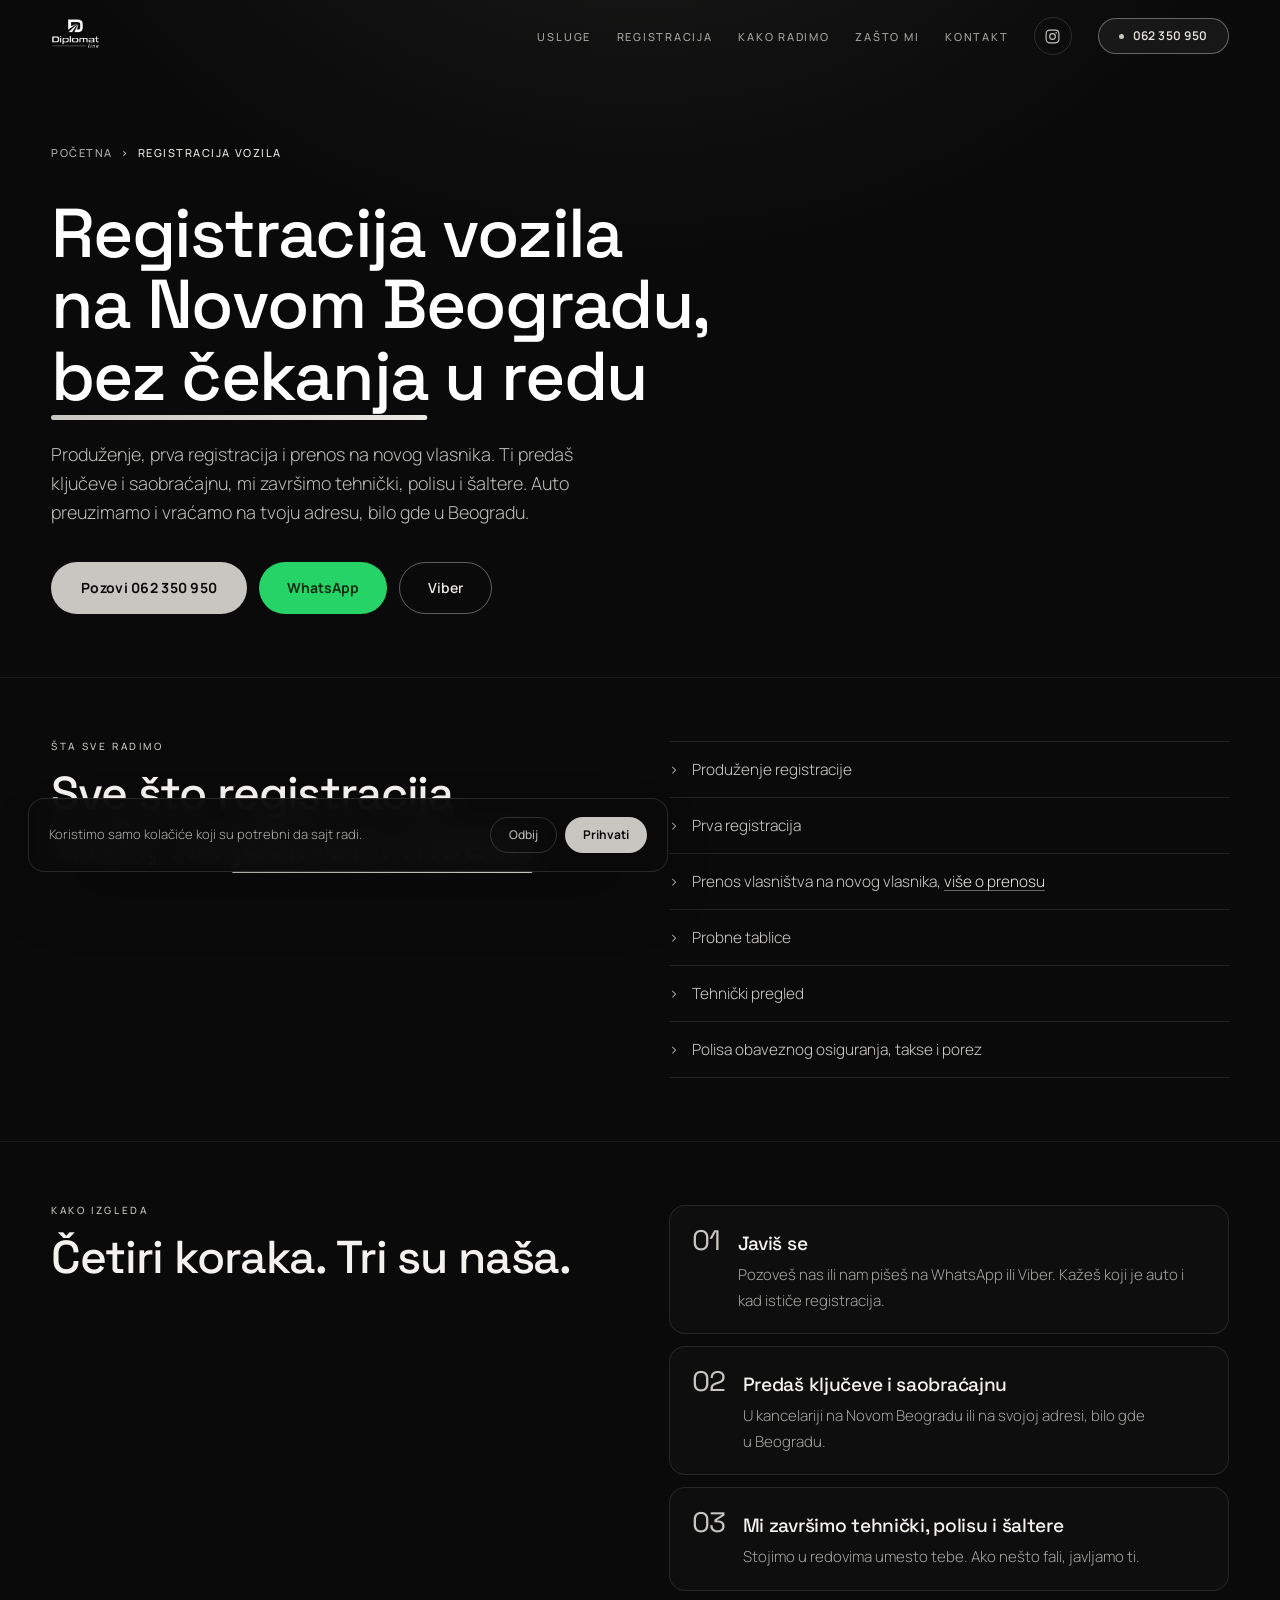
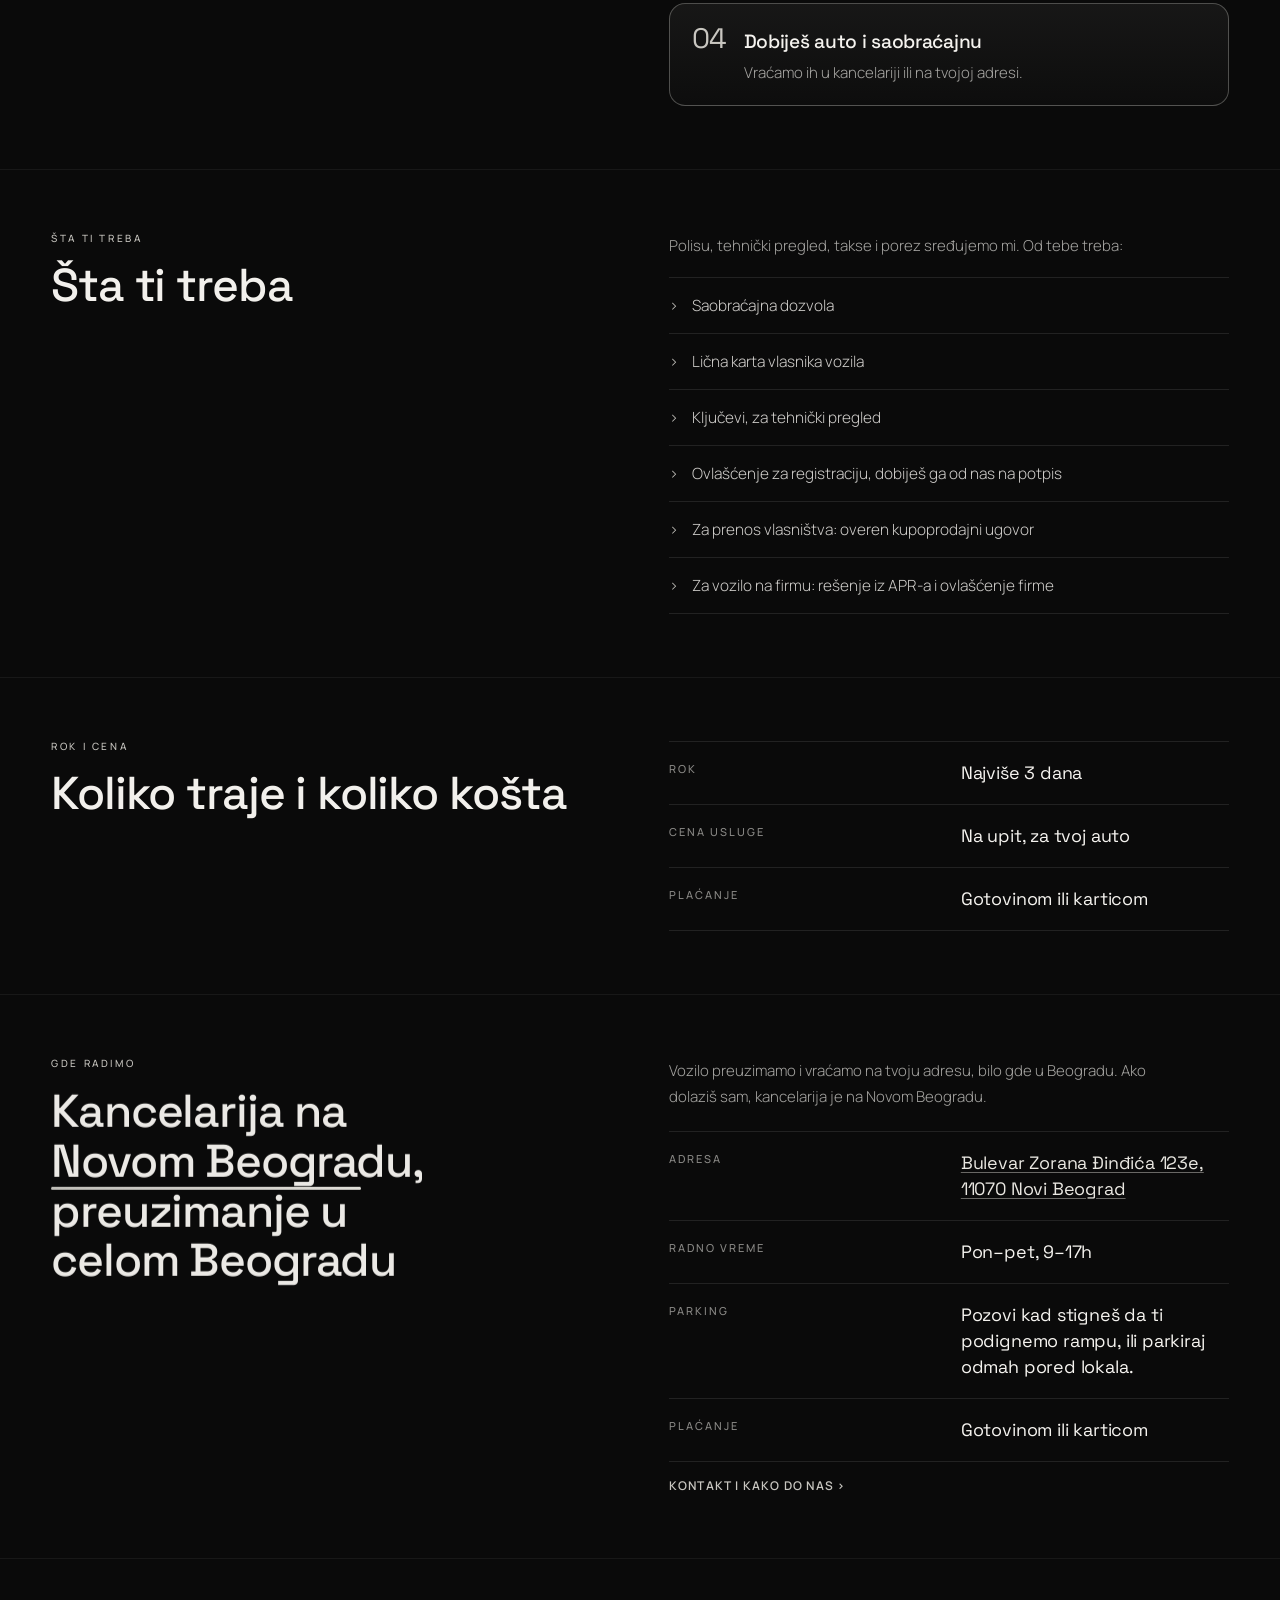
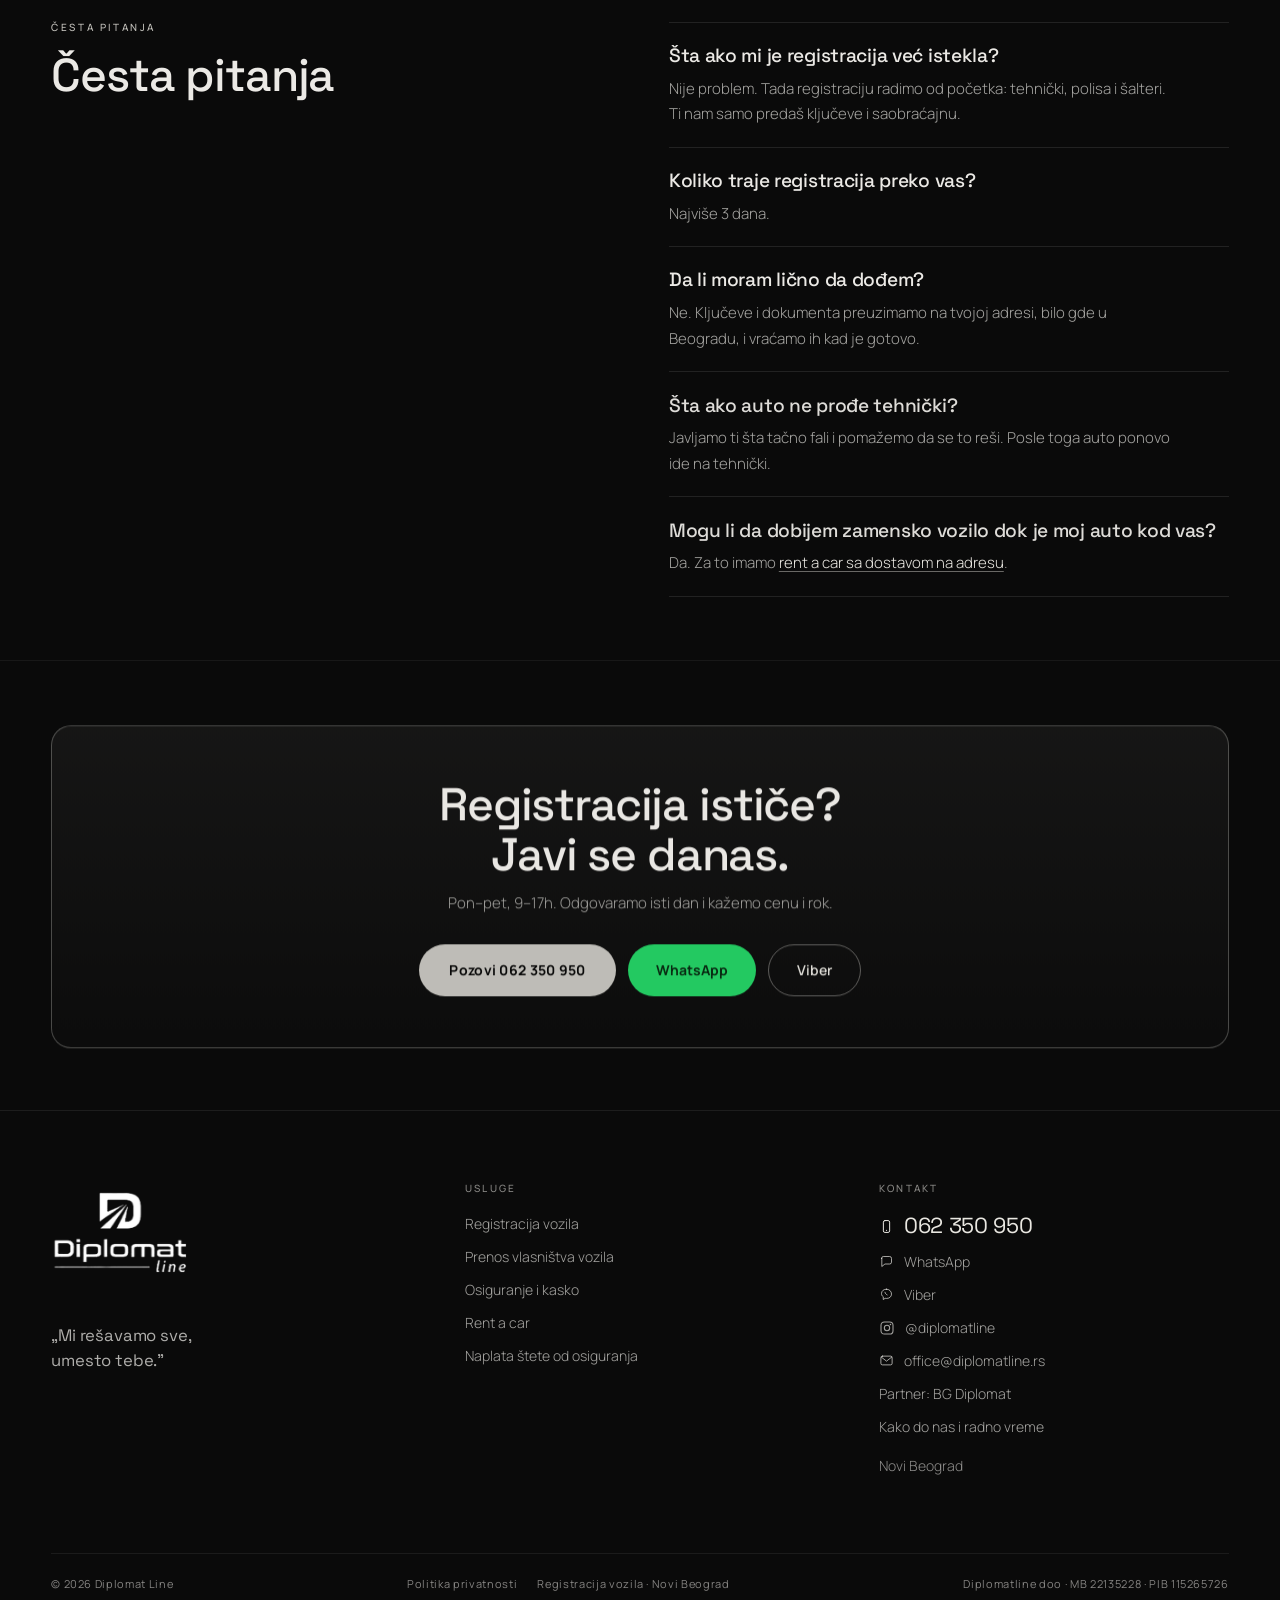
<file: registracija-vozila/index.html>
<!DOCTYPE html>
<html lang="sr-Latn" class="mirno">
<head>
  <meta charset="utf-8" />
  <meta name="viewport" content="width=device-width, initial-scale=1.0, viewport-fit=cover" />
  <title>Registracija vozila Novi Beograd | Diplomat Line</title>
  <meta name="description" content="Registracija vozila bez čekanja u redu: tehnički, polisa i šalteri umesto tebe. Auto preuzimamo u celom Beogradu. Novi Beograd, 062 350 950." />
  <meta name="robots" content="index, follow" />
  <link rel="canonical" href="https://diplomatline.rs/registracija-vozila/" />

  <link rel="icon" href="/favicon.ico" sizes="16x16 32x32 48x48" />
  <link rel="icon" href="/icon-192.png" type="image/png" sizes="192x192" />
  <link rel="apple-touch-icon" href="/apple-touch-icon.png" />
  <link rel="manifest" href="/site.webmanifest" />
  <meta name="theme-color" content="#0A0A0A" />

  <meta property="og:type" content="website" />
  <meta property="og:locale" content="sr_RS" />
  <meta property="og:site_name" content="Diplomat Line" />
  <meta property="og:url" content="https://diplomatline.rs/registracija-vozila/" />
  <meta property="og:title" content="Registracija vozila Novi Beograd | Diplomat Line" />
  <meta property="og:description" content="Registracija vozila bez čekanja u redu: tehnički, polisa i šalteri umesto tebe. Auto preuzimamo u celom Beogradu. Novi Beograd, 062 350 950." />
  <meta property="og:image" content="https://diplomatline.rs/assets/og-image.jpg?v=2" />
  <meta property="og:image:width" content="1200" />
  <meta property="og:image:height" content="630" />
  <meta property="og:image:alt" content="Diplomat Line, registracija vozila, Novi Beograd" />
  <meta name="twitter:card" content="summary_large_image" />
  <meta name="twitter:title" content="Registracija vozila Novi Beograd | Diplomat Line" />
  <meta name="twitter:description" content="Registracija vozila bez čekanja u redu: tehnički, polisa i šalteri umesto tebe. Auto preuzimamo u celom Beogradu. Novi Beograd, 062 350 950." />
  <meta name="twitter:image" content="https://diplomatline.rs/assets/og-image.jpg?v=2" />
  <meta name="twitter:image:alt" content="Diplomat Line, registracija vozila, Novi Beograd" />

  <link rel="stylesheet" href="/css/fonts.css" />
  <link rel="stylesheet" href="/css/style.css" />
  <noscript><style>[data-ul]{transform:none!important}</style></noscript>
  <script type="application/ld+json">
{
  "@context": "https://schema.org",
  "@type": "Service",
  "name": "Registracija vozila",
  "serviceType": "Registracija vozila",
  "description": "Registracija vozila bez čekanja u redu: tehnički, polisa i šalteri umesto tebe. Auto preuzimamo u celom Beogradu. Novi Beograd, 062 350 950.",
  "url": "https://diplomatline.rs/registracija-vozila/",
  "provider": {
    "@id": "https://diplomatline.rs/#biznis"
  },
  "areaServed": {
    "@type": "City",
    "name": "Beograd"
  }
}
  </script>
  <script type="application/ld+json">
{
  "@context": "https://schema.org",
  "@type": "BreadcrumbList",
  "itemListElement": [
    {
      "@type": "ListItem",
      "position": 1,
      "name": "Početna",
      "item": "https://diplomatline.rs/"
    },
    {
      "@type": "ListItem",
      "position": 2,
      "name": "Registracija vozila",
      "item": "https://diplomatline.rs/registracija-vozila/"
    }
  ]
}
  </script>
</head>
<body>


<div style="position:relative;background:var(--black);min-height:100vh">

<!-- filmsko zrno + tihi zlatni glow preko crne -->
<div data-grain aria-hidden="true" style="position:fixed;inset:-120%;z-index:9997;pointer-events:none;opacity:.05;mix-blend-mode:overlay;background-image:url(&quot;data:image/svg+xml;utf8,<svg xmlns='http://www.w3.org/2000/svg' width='220' height='220'><filter id='n'><feTurbulence type='fractalNoise' baseFrequency='0.85' numOctaves='3' stitchTiles='stitch'/></filter><rect width='220' height='220' filter='url(%23n)'/></svg>&quot;);animation:dl-grain 900ms steps(3) infinite"></div>
<div aria-hidden="true" style="position:fixed;top:-30vh;left:50%;transform:translateX(-50%);width:120vw;height:70vh;z-index:0;pointer-events:none;background:radial-gradient(ellipse at 50% 0%,rgba(var(--accent-rgb),.10),rgba(var(--accent-rgb),0) 62%)"></div>
<div data-cursor aria-hidden="true" style="position:fixed;top:0;left:0;width:34px;height:34px;margin:-17px 0 0 -17px;border:1px solid rgba(var(--accent-rgb),.75);border-radius:50%;z-index:9999;pointer-events:none;opacity:0;transition:opacity .3s ease,width .25s ease,height .25s ease,margin .25s ease,background-color .25s ease;mix-blend-mode:screen"></div>

<div data-wa-card role="dialog" aria-label="Javi se na WhatsApp" style="position:fixed;right:clamp(14px,2.4vw,28px);bottom:clamp(14px,2.4vw,28px);z-index:955;width:min(92vw,340px);border-radius:18px;overflow:hidden;border:1px solid rgba(37,211,102,.3);background:rgba(var(--black-rgb),.96);backdrop-filter:blur(14px);-webkit-backdrop-filter:blur(14px);box-shadow:0 30px 70px -28px rgba(0,0,0,.95);opacity:0;visibility:hidden;transform:translateY(16px);transition:opacity .45s ease,transform .45s ease,visibility .45s ease">
  <button class="i1" type="button" data-wa-close aria-label="Zatvori" style="position:absolute;top:10px;right:10px;width:28px;height:28px;border:0;border-radius:50%;background:rgba(255,255,255,.08);color:rgba(var(--ink-rgb),.7);font:400 15px/1 var(--font-body);cursor:pointer;display:flex;align-items:center;justify-content:center;transition:background-color .25s ease,color .25s ease">×</button>
  <div style="display:flex;flex-direction:column;align-items:center;text-align:center;gap:12px;padding:22px 20px 16px">
    <div style="width:58px;height:58px;border-radius:50%;overflow:hidden;border:1px solid rgba(37,211,102,.35);background:rgba(255,255,255,.04);display:flex;align-items:center;justify-content:center">
      <img src="/assets/diplomat-line-logo.webp" alt="Diplomat Line logo" width="400" height="255" loading="lazy" decoding="async" style="width:72%;height:72%;object-fit:contain;object-position:center;display:block;margin:auto" />
    </div>
    <div>
      <span style="display:block;font:600 13px/1.3 var(--font-body);color:var(--ink);margin-bottom:6px">Tu smo na WhatsAppu</span>
      <p style="margin:0;font:300 12.5px/1.55 var(--font-body);color:rgba(var(--ink-rgb),.66)">Pošalji registarsku oznaku i rok. Cenu i datum dobijaš isti dan, bez poziva i bez čekanja na šalteru.</p>
    </div>
  </div>
  <a class="i2" href="https://wa.me/38162350950" target="_blank" rel="noopener" style="display:flex;align-items:center;justify-content:center;gap:9px;margin:0 18px 16px;padding:13px 18px;border-radius:999px;background:#25D366;color:#0A2E14;font:700 13px/1 var(--font-body);transition:background-color .3s ease">Otvori prepisku</a>
  <div aria-hidden="true" style="height:3px;background:rgba(255,255,255,.07)">
    <span data-wa-bar style="display:block;height:100%;width:100%;background:#25D366"></span>
  </div>
</div>

<a class="i3" href="https://wa.me/38162350950" target="_blank" rel="noopener" data-wa-float style="position:fixed;right:clamp(14px,2.4vw,28px);bottom:clamp(14px,2.4vw,28px);z-index:950;display:inline-flex;align-items:center;gap:10px;padding:15px 22px;border-radius:999px;background:#25D366;color:#0A2E14;font:700 13px/1 var(--font-body);letter-spacing:.02em;white-space:nowrap;box-shadow:0 20px 50px -20px rgba(0,0,0,.9);opacity:0;visibility:hidden;transform:translateY(14px);transition:opacity .4s ease,transform .4s ease,visibility .4s ease,background-color .3s ease">
  <span aria-hidden="true" style="width:7px;height:7px;border-radius:50%;background:#0A2E14"></span>WhatsApp
</a>

<div data-cookiebar role="region" aria-label="Kolačići" style="position:fixed;left:clamp(14px,2.4vw,28px);right:clamp(14px,2.4vw,28px);bottom:clamp(14px,2.4vw,28px);z-index:960;display:none;flex-wrap:wrap;align-items:center;gap:14px;max-width:640px;padding:18px 20px;border-radius:16px;border:1px solid rgba(255,255,255,.12);background:rgba(var(--black-rgb),.94);backdrop-filter:blur(14px);-webkit-backdrop-filter:blur(14px);box-shadow:0 30px 70px -30px rgba(0,0,0,.95)">
  <p style="margin:0;flex:1 1 240px;font:300 13px/1.5 var(--font-body);color:rgba(var(--ink-rgb),.7)">Koristimo samo kolačiće koji su potrebni da sajt radi.</p>
  <div style="display:flex;gap:8px">
    <button class="i4" type="button" data-cookie="reject" style="padding:11px 18px;border-radius:999px;border:1px solid rgba(255,255,255,.16);background:transparent;color:rgba(var(--ink-rgb),.75);font:500 12px/1 var(--font-body);cursor:pointer;white-space:nowrap;transition:border-color .25s ease">Odbij</button>
    <button class="i5" type="button" data-cookie="accept" style="padding:11px 18px;border-radius:999px;border:0;background:var(--accent);color:var(--black);font:700 12px/1 var(--font-body);cursor:pointer;white-space:nowrap;transition:background-color .25s ease">Prihvati</button>
  </div>
</div>

<!-- ══════════ HEADER ══════════ -->
<a class="i6" href="#sadrzaj" data-skip style="position:absolute;left:-9999px;top:0;z-index:9999;padding:14px 22px;border-radius:0 0 12px 0;background:var(--ink);color:var(--black);font:600 13px/1 var(--font-body)">Preskoči na sadržaj</a>

<!-- Uvodni ekran: logo dok se sajt učitava, pa se povlači uvis -->
<header data-header style="position:fixed;top:0;left:0;right:0;z-index:900;padding:16px clamp(18px,4vw,56px);transition:background-color .5s ease,backdrop-filter .5s ease,border-color .5s ease,padding .5s ease;border-bottom:1px solid rgba(255,255,255,0)">
  <div data-header-inner style="max-width:1240px;margin:0 auto;display:flex;align-items:center;justify-content:space-between;gap:24px">
  <a href="/" aria-label="Diplomat Line, početna" style="display:flex;align-items:center;flex:0 0 auto">
    <img src="/assets/diplomat-line-logo.webp" alt="Diplomat Line logo" width="400" height="255" style="height:clamp(30px,3.2vw,42px);width:auto;display:block" />
  </a>
  <button class="i7" type="button" data-burger aria-label="Meni" aria-expanded="false" aria-controls="glavni-meni" style="display:none;align-items:center;justify-content:center;flex-direction:column;gap:5px;width:46px;height:46px;flex:0 0 auto;padding:0;border:1px solid rgba(255,255,255,.14);border-radius:999px;background:rgba(var(--black-rgb),.5);cursor:pointer;transition:border-color .3s ease">
    <span aria-hidden="true" data-burger-line style="display:block;width:17px;height:1.5px;border-radius:2px;background:var(--ink);transition:transform .35s cubic-bezier(.5,0,.2,1),opacity .25s ease"></span>
    <span aria-hidden="true" data-burger-line style="display:block;width:17px;height:1.5px;border-radius:2px;background:var(--ink);transition:transform .35s cubic-bezier(.5,0,.2,1),opacity .25s ease"></span>
  </button>
  <nav id="glavni-meni" data-nav aria-label="Glavna navigacija" style="display:flex;align-items:center;gap:clamp(14px,2vw,34px);flex-wrap:wrap;justify-content:flex-end">
    <a href="/#usluge" data-navlink style="font:500 11px/1 var(--font-body);letter-spacing:.16em;text-transform:uppercase;color:rgba(var(--ink-rgb),.66)">Usluge</a>
    <a href="/registracija-vozila/" data-navlink style="font:500 11px/1 var(--font-body);letter-spacing:.16em;text-transform:uppercase;color:rgba(var(--ink-rgb),.66)">Registracija</a>
    <a href="/#proces" data-navlink style="font:500 11px/1 var(--font-body);letter-spacing:.16em;text-transform:uppercase;color:rgba(var(--ink-rgb),.66)">Kako radimo</a>
    <a href="/#zasto" data-navlink style="font:500 11px/1 var(--font-body);letter-spacing:.16em;text-transform:uppercase;color:rgba(var(--ink-rgb),.66)">Zašto mi</a>
    <a href="/kontakt/" data-navlink style="font:500 11px/1 var(--font-body);letter-spacing:.16em;text-transform:uppercase;color:rgba(var(--ink-rgb),.66)">Kontakt</a>
    <a class="i8" href="https://instagram.com/diplomatline" target="_blank" rel="noopener" aria-label="Diplomat Line na Instagramu" style="display:inline-flex;align-items:center;justify-content:center;width:38px;height:38px;border-radius:999px;border:1px solid rgba(255,255,255,.14);color:rgba(var(--ink-rgb),.8);transition:border-color .3s ease,color .3s ease"><svg width="17" height="17" viewBox="0 0 24 24" fill="none" stroke="currentColor" stroke-width="1.6" stroke-linecap="round" aria-hidden="true" style="flex:0 0 auto;display:block"><rect x="3" y="3" width="18" height="18" rx="5"></rect><circle cx="12" cy="12" r="4"></circle><circle cx="17.2" cy="6.8" r="1.15" fill="currentColor" stroke="none"></circle></svg></a>
    <a class="i9" href="tel:+38162350950" data-magnetic style="display:inline-flex;align-items:center;gap:9px;padding:11px 20px;border:1px solid rgba(var(--accent-rgb),.45);border-radius:999px;font:600 12px/1 var(--font-body);letter-spacing:.04em;white-space:nowrap;color:var(--accent-light);background:rgba(var(--accent-rgb),.07);transition:background-color .3s ease,border-color .3s ease">
      <span aria-hidden="true" style="width:5px;height:5px;border-radius:50%;background:var(--accent);flex:0 0 auto"></span>062 350 950
    </a>
  </nav>
  </div>
</header>

<!-- ══════════ 1. HERO ══════════ -->
<main id="sadrzaj">

<section id="top" style="position:relative;z-index:2;padding:calc(clamp(110px,16vh,170px)) clamp(18px,4vw,56px) clamp(44px,7vh,90px)">
  <div style="max-width:1240px;margin:0 auto">
    <nav aria-label="Putanja" style="margin-bottom:clamp(22px,4vh,40px);font:500 11px/1.6 var(--font-body);letter-spacing:.14em;text-transform:uppercase;color:rgba(var(--ink-rgb),.54)">
      <ol style="list-style:none;margin:0;padding:0;display:flex;flex-wrap:wrap;gap:8px">
        <li><a href="/" style="color:rgba(var(--ink-rgb),.7)">Početna</a></li>
        <li aria-hidden="true" style="color:var(--accent)">›</li>
        <li aria-current="page" style="color:var(--accent-light)">Registracija vozila</li>
      </ol>
    </nav>
    <h1 style="margin:0 0 clamp(20px,3vh,30px);font:500 clamp(2rem,5.4vw,4.6rem)/1.04 var(--font-display);letter-spacing:-.02em;color:#FFF;max-width:17ch;text-wrap:balance"><span data-h1 style="display:block"><span>Registracija vozila na Novom Beogradu, </span><span style="position:relative;white-space:nowrap;display:inline-block"><span style="position:relative;z-index:1">bez čekanja</span><i data-ul aria-hidden="true" style="display:block;position:absolute;left:0;right:0;bottom:-.09em;height:.07em;min-height:3px;border-radius:3px;background:linear-gradient(90deg,var(--accent),var(--accent-light));transform:scaleX(0);transform-origin:left center"></i></span><span> u redu</span></span></h1>
    <p data-rise style="margin:0 0 clamp(26px,4vh,40px);font:300 clamp(16px,1.4vw,20px)/1.6 var(--font-body);color:rgba(var(--ink-rgb),.76);max-width:52ch;text-wrap:pretty">Produženje, prva registracija i prenos na novog vlasnika. Ti predaš ključeve i saobraćajnu, mi završimo tehnički, polisu i šaltere. Auto preuzimamo i vraćamo na tvoju adresu, bilo gde u Beogradu.</p>
    <div data-rise><div style="display:flex;flex-wrap:wrap;gap:12px;">
      <a href="tel:+38162350950" data-magnetic style="display:inline-flex;align-items:center;justify-content:center;min-height:52px;padding:0 30px;border-radius:999px;background:var(--accent);color:var(--black);font:700 14px/1 var(--font-body);letter-spacing:.02em;white-space:nowrap">Pozovi 062 350 950</a>
      <a href="https://wa.me/38162350950" target="_blank" rel="noopener" data-magnetic style="display:inline-flex;align-items:center;justify-content:center;min-height:52px;padding:0 28px;border-radius:999px;background:#25D366;color:#0A2E14;font:700 14px/1 var(--font-body);white-space:nowrap">WhatsApp</a>
      <a href="viber://chat?number=%2B38162350950" data-magnetic style="display:inline-flex;align-items:center;justify-content:center;min-height:52px;padding:0 28px;border-radius:999px;border:1px solid rgba(var(--accent-rgb),.45);color:var(--accent-light);font:600 14px/1 var(--font-body);white-space:nowrap">Viber</a>
    </div></div>
  </div>
</section>
<section style="position:relative;z-index:2;padding:clamp(44px,7vh,92px) clamp(18px,4vw,56px);border-top:1px solid rgba(255,255,255,.06)">
  <div style="max-width:1240px;margin:0 auto">
    <div style="display:grid;grid-template-columns:repeat(auto-fit,minmax(min(100%,300px),1fr));gap:clamp(20px,4.5vw,76px);align-items:start"><div><span data-rise style="display:block;font:500 10px/1 var(--font-body);letter-spacing:.26em;text-transform:uppercase;color:var(--accent);margin-bottom:18px">Šta sve radimo</span><h2 style="font:500 clamp(1.7rem,3.6vw,3rem)/1.08 var(--font-display);letter-spacing:-.025em;margin:0;color:var(--ink);text-wrap:balance;max-width:22ch">Sve što registracija traži, na <span style="position:relative;white-space:nowrap;display:inline-block"><span style="position:relative;z-index:1">jednom mestu</span><i data-ul aria-hidden="true" style="display:block;position:absolute;left:0;right:0;bottom:-.09em;height:.07em;min-height:3px;border-radius:3px;background:linear-gradient(90deg,var(--accent),var(--accent-light));transform:scaleX(0);transform-origin:left center"></i></span></h2></div><div><ul style="list-style:none;margin:0;padding:0;border-bottom:1px solid rgba(255,255,255,.1)">
        <li style="display:flex;align-items:baseline;gap:14px;padding:16px 0;border-top:1px solid rgba(255,255,255,.1);font:300 clamp(15px,1.2vw,17px)/1.5 var(--font-body);color:rgba(var(--ink-rgb),.84)"><span aria-hidden="true" style="color:var(--accent)">›</span><span>Produženje registracije</span></li>
        <li style="display:flex;align-items:baseline;gap:14px;padding:16px 0;border-top:1px solid rgba(255,255,255,.1);font:300 clamp(15px,1.2vw,17px)/1.5 var(--font-body);color:rgba(var(--ink-rgb),.84)"><span aria-hidden="true" style="color:var(--accent)">›</span><span>Prva registracija</span></li>
        <li style="display:flex;align-items:baseline;gap:14px;padding:16px 0;border-top:1px solid rgba(255,255,255,.1);font:300 clamp(15px,1.2vw,17px)/1.5 var(--font-body);color:rgba(var(--ink-rgb),.84)"><span aria-hidden="true" style="color:var(--accent)">›</span><span>Prenos vlasništva na novog vlasnika, <a href="/prenos-vlasnistva-vozila/" style="color:var(--accent-light);text-decoration:underline;text-underline-offset:3px;text-decoration-color:rgba(var(--accent-rgb),.5)">više o prenosu</a></span></li>
        <li style="display:flex;align-items:baseline;gap:14px;padding:16px 0;border-top:1px solid rgba(255,255,255,.1);font:300 clamp(15px,1.2vw,17px)/1.5 var(--font-body);color:rgba(var(--ink-rgb),.84)"><span aria-hidden="true" style="color:var(--accent)">›</span><span>Probne tablice</span></li>
        <li style="display:flex;align-items:baseline;gap:14px;padding:16px 0;border-top:1px solid rgba(255,255,255,.1);font:300 clamp(15px,1.2vw,17px)/1.5 var(--font-body);color:rgba(var(--ink-rgb),.84)"><span aria-hidden="true" style="color:var(--accent)">›</span><span>Tehnički pregled</span></li>
        <li style="display:flex;align-items:baseline;gap:14px;padding:16px 0;border-top:1px solid rgba(255,255,255,.1);font:300 clamp(15px,1.2vw,17px)/1.5 var(--font-body);color:rgba(var(--ink-rgb),.84)"><span aria-hidden="true" style="color:var(--accent)">›</span><span>Polisa obaveznog osiguranja, takse i porez</span></li>
      </ul></div></div>
  </div>
</section>
<section style="position:relative;z-index:2;padding:clamp(44px,7vh,92px) clamp(18px,4vw,56px);border-top:1px solid rgba(255,255,255,.06)">
  <div style="max-width:1240px;margin:0 auto">
    <div style="display:grid;grid-template-columns:repeat(auto-fit,minmax(min(100%,300px),1fr));gap:clamp(20px,4.5vw,76px);align-items:start"><div><span data-rise style="display:block;font:500 10px/1 var(--font-body);letter-spacing:.26em;text-transform:uppercase;color:var(--accent);margin-bottom:18px">Kako izgleda</span><h2 style="font:500 clamp(1.7rem,3.6vw,3rem)/1.08 var(--font-display);letter-spacing:-.025em;margin:0;color:var(--ink);text-wrap:balance;max-width:22ch">Četiri koraka. Tri su naša.</h2></div><div><ol style="list-style:none;margin:0;padding:0;display:grid;gap:12px">
        <li data-card style="display:grid;grid-template-columns:auto 1fr;gap:18px;align-items:baseline;padding:20px 22px;border-radius:16px;border:1px solid rgba(255,255,255,.1);background:rgba(255,255,255,.02)">
          <span aria-hidden="true" style="font:400 clamp(1.4rem,2.2vw,1.9rem)/1 var(--font-display);letter-spacing:-.04em;color:var(--accent)">01</span>
          <div><h3 style="margin:0 0 6px;font:500 clamp(1.05rem,1.5vw,1.25rem)/1.25 var(--font-display);letter-spacing:-.015em;color:var(--ink)">Javiš se</h3><p style="margin:0;font:300 clamp(15px,1.15vw,17px)/1.7 var(--font-body);color:rgba(var(--ink-rgb),.66);max-width:56ch;text-wrap:pretty">Pozoveš nas ili nam pišeš na WhatsApp ili Viber. Kažeš koji je auto i kad ističe registracija.</p></div>
        </li>
        <li data-card style="display:grid;grid-template-columns:auto 1fr;gap:18px;align-items:baseline;padding:20px 22px;border-radius:16px;border:1px solid rgba(255,255,255,.1);background:rgba(255,255,255,.02)">
          <span aria-hidden="true" style="font:400 clamp(1.4rem,2.2vw,1.9rem)/1 var(--font-display);letter-spacing:-.04em;color:var(--accent)">02</span>
          <div><h3 style="margin:0 0 6px;font:500 clamp(1.05rem,1.5vw,1.25rem)/1.25 var(--font-display);letter-spacing:-.015em;color:var(--ink)">Predaš ključeve i saobraćajnu</h3><p style="margin:0;font:300 clamp(15px,1.15vw,17px)/1.7 var(--font-body);color:rgba(var(--ink-rgb),.66);max-width:56ch;text-wrap:pretty">U kancelariji na Novom Beogradu ili na svojoj adresi, bilo gde u Beogradu.</p></div>
        </li>
        <li data-card style="display:grid;grid-template-columns:auto 1fr;gap:18px;align-items:baseline;padding:20px 22px;border-radius:16px;border:1px solid rgba(255,255,255,.1);background:rgba(255,255,255,.02)">
          <span aria-hidden="true" style="font:400 clamp(1.4rem,2.2vw,1.9rem)/1 var(--font-display);letter-spacing:-.04em;color:var(--accent)">03</span>
          <div><h3 style="margin:0 0 6px;font:500 clamp(1.05rem,1.5vw,1.25rem)/1.25 var(--font-display);letter-spacing:-.015em;color:var(--ink)">Mi završimo tehnički, polisu i šaltere</h3><p style="margin:0;font:300 clamp(15px,1.15vw,17px)/1.7 var(--font-body);color:rgba(var(--ink-rgb),.66);max-width:56ch;text-wrap:pretty">Stojimo u redovima umesto tebe. Ako nešto fali, javljamo ti.</p></div>
        </li>
        <li data-card style="display:grid;grid-template-columns:auto 1fr;gap:18px;align-items:baseline;padding:20px 22px;border-radius:16px;border:1px solid rgba(var(--accent-rgb),.34);background:linear-gradient(180deg,rgba(var(--accent-rgb),.07),rgba(255,255,255,.015))">
          <span aria-hidden="true" style="font:400 clamp(1.4rem,2.2vw,1.9rem)/1 var(--font-display);letter-spacing:-.04em;color:var(--accent)">04</span>
          <div><h3 style="margin:0 0 6px;font:500 clamp(1.05rem,1.5vw,1.25rem)/1.25 var(--font-display);letter-spacing:-.015em;color:var(--ink)">Dobiješ auto i saobraćajnu</h3><p style="margin:0;font:300 clamp(15px,1.15vw,17px)/1.7 var(--font-body);color:rgba(var(--ink-rgb),.66);max-width:56ch;text-wrap:pretty">Vraćamo ih u kancelariji ili na tvojoj adresi.</p></div>
        </li>
      </ol></div></div>
  </div>
</section>
<section style="position:relative;z-index:2;padding:clamp(44px,7vh,92px) clamp(18px,4vw,56px);border-top:1px solid rgba(255,255,255,.06)">
  <div style="max-width:1240px;margin:0 auto">
    <div style="display:grid;grid-template-columns:repeat(auto-fit,minmax(min(100%,300px),1fr));gap:clamp(20px,4.5vw,76px);align-items:start"><div><span data-rise style="display:block;font:500 10px/1 var(--font-body);letter-spacing:.26em;text-transform:uppercase;color:var(--accent);margin-bottom:18px">Šta ti treba</span><h2 style="font:500 clamp(1.7rem,3.6vw,3rem)/1.08 var(--font-display);letter-spacing:-.025em;margin:0;color:var(--ink);text-wrap:balance;max-width:22ch">Šta ti treba</h2></div><div><p style="margin:0;font:300 clamp(15px,1.15vw,17px)/1.7 var(--font-body);color:rgba(var(--ink-rgb),.66);max-width:56ch;text-wrap:pretty;margin-bottom:18px">Polisu, tehnički pregled, takse i porez sređujemo mi. Od tebe treba:</p><ul style="list-style:none;margin:0;padding:0;border-bottom:1px solid rgba(255,255,255,.1)">
        <li style="display:flex;align-items:baseline;gap:14px;padding:16px 0;border-top:1px solid rgba(255,255,255,.1);font:300 clamp(15px,1.2vw,17px)/1.5 var(--font-body);color:rgba(var(--ink-rgb),.84)"><span aria-hidden="true" style="color:var(--accent)">›</span><span>Saobraćajna dozvola</span></li>
        <li style="display:flex;align-items:baseline;gap:14px;padding:16px 0;border-top:1px solid rgba(255,255,255,.1);font:300 clamp(15px,1.2vw,17px)/1.5 var(--font-body);color:rgba(var(--ink-rgb),.84)"><span aria-hidden="true" style="color:var(--accent)">›</span><span>Lična karta vlasnika vozila</span></li>
        <li style="display:flex;align-items:baseline;gap:14px;padding:16px 0;border-top:1px solid rgba(255,255,255,.1);font:300 clamp(15px,1.2vw,17px)/1.5 var(--font-body);color:rgba(var(--ink-rgb),.84)"><span aria-hidden="true" style="color:var(--accent)">›</span><span>Ključevi, za tehnički pregled</span></li>
        <li style="display:flex;align-items:baseline;gap:14px;padding:16px 0;border-top:1px solid rgba(255,255,255,.1);font:300 clamp(15px,1.2vw,17px)/1.5 var(--font-body);color:rgba(var(--ink-rgb),.84)"><span aria-hidden="true" style="color:var(--accent)">›</span><span>Ovlašćenje za registraciju, dobiješ ga od nas na potpis</span></li>
        <li style="display:flex;align-items:baseline;gap:14px;padding:16px 0;border-top:1px solid rgba(255,255,255,.1);font:300 clamp(15px,1.2vw,17px)/1.5 var(--font-body);color:rgba(var(--ink-rgb),.84)"><span aria-hidden="true" style="color:var(--accent)">›</span><span>Za prenos vlasništva: overen kupoprodajni ugovor</span></li>
        <li style="display:flex;align-items:baseline;gap:14px;padding:16px 0;border-top:1px solid rgba(255,255,255,.1);font:300 clamp(15px,1.2vw,17px)/1.5 var(--font-body);color:rgba(var(--ink-rgb),.84)"><span aria-hidden="true" style="color:var(--accent)">›</span><span>Za vozilo na firmu: rešenje iz APR-a i ovlašćenje firme</span></li>
      </ul></div></div>
  </div>
</section>
<section style="position:relative;z-index:2;padding:clamp(44px,7vh,92px) clamp(18px,4vw,56px);border-top:1px solid rgba(255,255,255,.06)">
  <div style="max-width:1240px;margin:0 auto">
    <div style="display:grid;grid-template-columns:repeat(auto-fit,minmax(min(100%,300px),1fr));gap:clamp(20px,4.5vw,76px);align-items:start"><div><span data-rise style="display:block;font:500 10px/1 var(--font-body);letter-spacing:.26em;text-transform:uppercase;color:var(--accent);margin-bottom:18px">Rok i cena</span><h2 style="font:500 clamp(1.7rem,3.6vw,3rem)/1.08 var(--font-display);letter-spacing:-.025em;margin:0;color:var(--ink);text-wrap:balance;max-width:22ch">Koliko traje i koliko košta</h2></div><div><dl style="margin:0;border-bottom:1px solid rgba(255,255,255,.1)">
        <div style="display:grid;grid-template-columns:repeat(auto-fit,minmax(min(100%,160px),1fr));gap:6px 24px;padding:18px 0;border-top:1px solid rgba(255,255,255,.1)">
          <dt style="font:500 11px/1.6 var(--font-body);letter-spacing:.18em;text-transform:uppercase;color:rgba(var(--ink-rgb),.54)">Rok</dt>
          <dd style="margin:0;font:400 clamp(16px,1.4vw,19px)/1.45 var(--font-display);letter-spacing:-.01em;color:var(--ink)">Najviše 3 dana</dd>
        </div>
        <div style="display:grid;grid-template-columns:repeat(auto-fit,minmax(min(100%,160px),1fr));gap:6px 24px;padding:18px 0;border-top:1px solid rgba(255,255,255,.1)">
          <dt style="font:500 11px/1.6 var(--font-body);letter-spacing:.18em;text-transform:uppercase;color:rgba(var(--ink-rgb),.54)">Cena usluge</dt>
          <dd style="margin:0;font:400 clamp(16px,1.4vw,19px)/1.45 var(--font-display);letter-spacing:-.01em;color:var(--ink)">Na upit, za tvoj auto</dd>
        </div>
        <div style="display:grid;grid-template-columns:repeat(auto-fit,minmax(min(100%,160px),1fr));gap:6px 24px;padding:18px 0;border-top:1px solid rgba(255,255,255,.1)">
          <dt style="font:500 11px/1.6 var(--font-body);letter-spacing:.18em;text-transform:uppercase;color:rgba(var(--ink-rgb),.54)">Plaćanje</dt>
          <dd style="margin:0;font:400 clamp(16px,1.4vw,19px)/1.45 var(--font-display);letter-spacing:-.01em;color:var(--ink)">Gotovinom ili karticom</dd>
        </div>
      </dl></div></div>
  </div>
</section>
<section style="position:relative;z-index:2;padding:clamp(44px,7vh,92px) clamp(18px,4vw,56px);border-top:1px solid rgba(255,255,255,.06)">
  <div style="max-width:1240px;margin:0 auto">
    <div style="display:grid;grid-template-columns:repeat(auto-fit,minmax(min(100%,300px),1fr));gap:clamp(20px,4.5vw,76px);align-items:start"><div><span data-rise style="display:block;font:500 10px/1 var(--font-body);letter-spacing:.26em;text-transform:uppercase;color:var(--accent);margin-bottom:18px">Gde radimo</span><h2 style="font:500 clamp(1.7rem,3.6vw,3rem)/1.08 var(--font-display);letter-spacing:-.025em;margin:0;color:var(--ink);text-wrap:balance;max-width:22ch">Kancelarija na <span style="white-space:nowrap"><span style="position:relative;white-space:nowrap;display:inline-block"><span style="position:relative;z-index:1">Novom Beogradu</span><i data-ul aria-hidden="true" style="display:block;position:absolute;left:0;right:0;bottom:-.09em;height:.07em;min-height:3px;border-radius:3px;background:linear-gradient(90deg,var(--accent),var(--accent-light));transform:scaleX(0);transform-origin:left center"></i></span>,</span> preuzimanje u celom Beogradu</h2></div><div>
      <p style="margin:0;font:300 clamp(15px,1.15vw,17px)/1.7 var(--font-body);color:rgba(var(--ink-rgb),.66);max-width:56ch;text-wrap:pretty;margin-bottom:22px">Vozilo preuzimamo i vraćamo na tvoju adresu, bilo gde u Beogradu. Ako dolaziš sam, kancelarija je na Novom Beogradu.</p>
      <dl style="margin:0;border-bottom:1px solid rgba(255,255,255,.1)">
        <div style="display:grid;grid-template-columns:repeat(auto-fit,minmax(min(100%,160px),1fr));gap:6px 24px;padding:18px 0;border-top:1px solid rgba(255,255,255,.1)">
          <dt style="font:500 11px/1.6 var(--font-body);letter-spacing:.18em;text-transform:uppercase;color:rgba(var(--ink-rgb),.54)">Adresa</dt>
          <dd style="margin:0;font:400 clamp(16px,1.4vw,19px)/1.45 var(--font-display);letter-spacing:-.01em;color:var(--ink)"><a href="https://maps.app.goo.gl/cLHWSfDkwKmRreZA8" target="_blank" rel="noopener" style="color:var(--accent-light);text-decoration:underline;text-underline-offset:3px;text-decoration-color:rgba(var(--accent-rgb),.5)">Bulevar Zorana Đinđića 123e, 11070 Novi Beograd</a></dd>
        </div>
        <div style="display:grid;grid-template-columns:repeat(auto-fit,minmax(min(100%,160px),1fr));gap:6px 24px;padding:18px 0;border-top:1px solid rgba(255,255,255,.1)">
          <dt style="font:500 11px/1.6 var(--font-body);letter-spacing:.18em;text-transform:uppercase;color:rgba(var(--ink-rgb),.54)">Radno vreme</dt>
          <dd style="margin:0;font:400 clamp(16px,1.4vw,19px)/1.45 var(--font-display);letter-spacing:-.01em;color:var(--ink)">Pon–pet, 9–17h</dd>
        </div>
        <div style="display:grid;grid-template-columns:repeat(auto-fit,minmax(min(100%,160px),1fr));gap:6px 24px;padding:18px 0;border-top:1px solid rgba(255,255,255,.1)">
          <dt style="font:500 11px/1.6 var(--font-body);letter-spacing:.18em;text-transform:uppercase;color:rgba(var(--ink-rgb),.54)">Parking</dt>
          <dd style="margin:0;font:400 clamp(16px,1.4vw,19px)/1.45 var(--font-display);letter-spacing:-.01em;color:var(--ink)">Pozovi kad stigneš da ti podignemo rampu, ili parkiraj odmah pored lokala.</dd>
        </div>
        <div style="display:grid;grid-template-columns:repeat(auto-fit,minmax(min(100%,160px),1fr));gap:6px 24px;padding:18px 0;border-top:1px solid rgba(255,255,255,.1)">
          <dt style="font:500 11px/1.6 var(--font-body);letter-spacing:.18em;text-transform:uppercase;color:rgba(var(--ink-rgb),.54)">Plaćanje</dt>
          <dd style="margin:0;font:400 clamp(16px,1.4vw,19px)/1.45 var(--font-display);letter-spacing:-.01em;color:var(--ink)">Gotovinom ili karticom</dd>
        </div>
      </dl>
      <a href="/kontakt/" data-more style="display:inline-flex;align-items:center;margin-top:18px;font:600 12px/1 var(--font-body);letter-spacing:.1em;text-transform:uppercase;color:var(--accent)">Kontakt i kako do nas ›</a></div></div>
  </div>
</section>
<!-- RECENZIJE SKRIVENE: probni tekstovi, čekaju potvrdu klijenta (17.11.2026). Za vraćanje obriši ovaj red i red "KRAJ RECENZIJA".
<section style="position:relative;z-index:2;padding:clamp(44px,7vh,92px) clamp(18px,4vw,56px);border-top:1px solid rgba(255,255,255,.06)">
  <div style="max-width:1240px;margin:0 auto">
    <div style="display:grid;grid-template-columns:repeat(auto-fit,minmax(min(100%,300px),1fr));gap:clamp(20px,4.5vw,76px);align-items:start"><div><span data-rise style="display:block;font:500 10px/1 var(--font-body);letter-spacing:.26em;text-transform:uppercase;color:var(--accent);margin-bottom:18px">Šta kažu klijenti</span><h2 style="font:500 clamp(1.7rem,3.6vw,3rem)/1.08 var(--font-display);letter-spacing:-.025em;margin:0;color:var(--ink);text-wrap:balance;max-width:22ch">Šta kažu klijenti</h2></div><div>
      <figure data-rise style="margin:0 0 22px;padding-left:clamp(18px,2vw,28px);border-left:1px solid rgba(var(--accent-rgb),.55)">
        <blockquote style="margin:0"><p style="margin:0;font:400 clamp(17px,1.6vw,22px)/1.45 var(--font-display);letter-spacing:-.01em;color:rgba(var(--ink-rgb),.92)">„Registracija mi je istekla u petak popodne. U ponedeljak sam imao saobraćajnu u ruci, a nisam izašao iz kancelarije.”</p></blockquote>
        <figcaption style="margin-top:12px;font:500 13px/1.4 var(--font-body);color:rgba(var(--ink-rgb),.6)">Miloš J., Beograd</figcaption>
      </figure>
      <figure data-rise style="margin:0 0 22px;padding-left:clamp(18px,2vw,28px);border-left:1px solid rgba(var(--accent-rgb),.55)">
        <blockquote style="margin:0"><p style="margin:0;font:400 clamp(17px,1.6vw,22px)/1.45 var(--font-display);letter-spacing:-.01em;color:rgba(var(--ink-rgb),.92)">„Auto mi je pao na tehničkom. Oni su odradili popravku i ponovni izlazak. Ja sam samo došao po ključeve.”</p></blockquote>
        <figcaption style="margin-top:12px;font:500 13px/1.4 var(--font-body);color:rgba(var(--ink-rgb),.6)">Aleksandar T., Beograd</figcaption>
      </figure></div></div>
  </div>
</section>
KRAJ RECENZIJA -->
<section style="position:relative;z-index:2;padding:clamp(44px,7vh,92px) clamp(18px,4vw,56px);border-top:1px solid rgba(255,255,255,.06)">
  <div style="max-width:1240px;margin:0 auto">
    <div style="display:grid;grid-template-columns:repeat(auto-fit,minmax(min(100%,300px),1fr));gap:clamp(20px,4.5vw,76px);align-items:start"><div><span data-rise style="display:block;font:500 10px/1 var(--font-body);letter-spacing:.26em;text-transform:uppercase;color:var(--accent);margin-bottom:18px">Česta pitanja</span><h2 style="font:500 clamp(1.7rem,3.6vw,3rem)/1.08 var(--font-display);letter-spacing:-.025em;margin:0;color:var(--ink);text-wrap:balance;max-width:22ch">Česta pitanja</h2></div><div>
      <div style="padding:20px 0;border-top:1px solid rgba(255,255,255,.1)">
        <h3 style="margin:0 0 8px;font:500 clamp(1.05rem,1.5vw,1.25rem)/1.3 var(--font-display);letter-spacing:-.015em;color:var(--ink)">Šta ako mi je registracija već istekla?</h3>
        <p style="margin:0;font:300 clamp(15px,1.15vw,17px)/1.7 var(--font-body);color:rgba(var(--ink-rgb),.66);max-width:56ch;text-wrap:pretty">Nije problem. Tada registraciju radimo od početka: tehnički, polisa i šalteri. Ti nam samo predaš ključeve i saobraćajnu.</p>
      </div>
      <div style="padding:20px 0;border-top:1px solid rgba(255,255,255,.1)">
        <h3 style="margin:0 0 8px;font:500 clamp(1.05rem,1.5vw,1.25rem)/1.3 var(--font-display);letter-spacing:-.015em;color:var(--ink)">Koliko traje registracija preko vas?</h3>
        <p style="margin:0;font:300 clamp(15px,1.15vw,17px)/1.7 var(--font-body);color:rgba(var(--ink-rgb),.66);max-width:56ch;text-wrap:pretty">Najviše 3 dana.</p>
      </div>
      <div style="padding:20px 0;border-top:1px solid rgba(255,255,255,.1)">
        <h3 style="margin:0 0 8px;font:500 clamp(1.05rem,1.5vw,1.25rem)/1.3 var(--font-display);letter-spacing:-.015em;color:var(--ink)">Da li moram lično da dođem?</h3>
        <p style="margin:0;font:300 clamp(15px,1.15vw,17px)/1.7 var(--font-body);color:rgba(var(--ink-rgb),.66);max-width:56ch;text-wrap:pretty">Ne. Ključeve i dokumenta preuzimamo na tvojoj adresi, bilo gde u Beogradu, i vraćamo ih kad je gotovo.</p>
      </div>
      <div style="padding:20px 0;border-top:1px solid rgba(255,255,255,.1)">
        <h3 style="margin:0 0 8px;font:500 clamp(1.05rem,1.5vw,1.25rem)/1.3 var(--font-display);letter-spacing:-.015em;color:var(--ink)">Šta ako auto ne prođe tehnički?</h3>
        <p style="margin:0;font:300 clamp(15px,1.15vw,17px)/1.7 var(--font-body);color:rgba(var(--ink-rgb),.66);max-width:56ch;text-wrap:pretty">Javljamo ti šta tačno fali i pomažemo da se to reši. Posle toga auto ponovo ide na tehnički.</p>
      </div>
      <div style="padding:20px 0;border-top:1px solid rgba(255,255,255,.1)">
        <h3 style="margin:0 0 8px;font:500 clamp(1.05rem,1.5vw,1.25rem)/1.3 var(--font-display);letter-spacing:-.015em;color:var(--ink)">Mogu li da dobijem zamensko vozilo dok je moj auto kod vas?</h3>
        <p style="margin:0;font:300 clamp(15px,1.15vw,17px)/1.7 var(--font-body);color:rgba(var(--ink-rgb),.66);max-width:56ch;text-wrap:pretty">Da. Za to imamo <a href="/rent-a-car/" style="color:var(--accent-light);text-decoration:underline;text-underline-offset:3px;text-decoration-color:rgba(var(--accent-rgb),.5)">rent a car sa dostavom na adresu</a>.</p>
      </div><div style="border-top:1px solid rgba(255,255,255,.1)"></div></div></div>
  </div>
</section>
<section style="position:relative;z-index:2;padding:clamp(44px,7vh,92px) clamp(18px,4vw,56px);border-top:1px solid rgba(255,255,255,.06)">
  <div style="max-width:1240px;margin:0 auto">
    <div data-card style="padding:clamp(28px,4vw,56px);border-radius:20px;border:1px solid rgba(var(--accent-rgb),.34);background:linear-gradient(180deg,rgba(var(--accent-rgb),.07),rgba(255,255,255,.015));text-align:center">
      <h2 style="font:500 clamp(1.7rem,3.6vw,3rem)/1.08 var(--font-display);letter-spacing:-.025em;margin:0;color:var(--ink);text-wrap:balance;max-width:22ch;margin:0 auto 14px">Registracija ističe? Javi se danas.</h2>
      <p style="margin:0;font:300 clamp(15px,1.15vw,17px)/1.7 var(--font-body);color:rgba(var(--ink-rgb),.66);max-width:56ch;text-wrap:pretty;margin:0 auto 28px">Pon–pet, 9–17h. Odgovaramo isti dan i kažemo cenu i rok.</p>
      <div style="display:flex;flex-wrap:wrap;gap:12px;justify-content:center;">
      <a href="tel:+38162350950" data-magnetic style="display:inline-flex;align-items:center;justify-content:center;min-height:52px;padding:0 30px;border-radius:999px;background:var(--accent);color:var(--black);font:700 14px/1 var(--font-body);letter-spacing:.02em;white-space:nowrap">Pozovi 062 350 950</a>
      <a href="https://wa.me/38162350950" target="_blank" rel="noopener" data-magnetic style="display:inline-flex;align-items:center;justify-content:center;min-height:52px;padding:0 28px;border-radius:999px;background:#25D366;color:#0A2E14;font:700 14px/1 var(--font-body);white-space:nowrap">WhatsApp</a>
      <a href="viber://chat?number=%2B38162350950" data-magnetic style="display:inline-flex;align-items:center;justify-content:center;min-height:52px;padding:0 28px;border-radius:999px;border:1px solid rgba(var(--accent-rgb),.45);color:var(--accent-light);font:600 14px/1 var(--font-body);white-space:nowrap">Viber</a>
    </div>
    </div>
  </div>
</section>
</main>

<!-- ══════════ 10. FOOTER ══════════ -->
<footer data-screen-label="Footer" style="position:relative;z-index:2;padding:clamp(56px,8vh,110px) clamp(18px,4vw,56px) clamp(30px,4vh,48px);border-top:1px solid rgba(255,255,255,.08)">
  <div style="max-width:1240px;margin:0 auto">
    <div style="display:grid;grid-template-columns:repeat(auto-fit,minmax(min(100%,260px),1fr));gap:clamp(34px,5vw,80px);align-items:start">
      <div>
        <img src="/assets/diplomat-line-logo.webp" alt="Diplomat Line logo" width="400" height="255" loading="lazy" decoding="async" style="height:clamp(74px,9vw,118px);width:auto;display:block;margin-bottom:26px" />
        <p style="margin:0;font:400 clamp(15px,1.3vw,19px)/1.5 var(--font-display);letter-spacing:-.01em;color:rgba(var(--ink-rgb),.7);max-width:22ch">„Mi rešavamo sve, umesto tebe.”</p>
      </div>
      <div style="display:flex;flex-direction:column;gap:12px">
        <span style="font:500 10px/1 var(--font-body);letter-spacing:.22em;text-transform:uppercase;color:rgba(var(--ink-rgb),.54);margin-bottom:8px">Usluge</span>
        <a class="i34" href="/registracija-vozila/" style="font:300 14px/1.5 var(--font-body);color:rgba(var(--ink-rgb),.66)">Registracija vozila</a>
        <a class="i34" href="/prenos-vlasnistva-vozila/" style="font:300 14px/1.5 var(--font-body);color:rgba(var(--ink-rgb),.66)">Prenos vlasništva vozila</a>
        <a class="i35" href="/#usluge" style="font:300 14px/1.5 var(--font-body);color:rgba(var(--ink-rgb),.66)">Osiguranje i kasko</a>
        <a class="i36" href="/rent-a-car/" style="font:300 14px/1.5 var(--font-body);color:rgba(var(--ink-rgb),.66)">Rent a car</a>
        <a class="i37" href="/naplata-stete-od-osiguranja/" style="font:300 14px/1.5 var(--font-body);color:rgba(var(--ink-rgb),.66)">Naplata štete od osiguranja</a>
      </div>
      <div style="display:flex;flex-direction:column;gap:12px">
        <span style="font:500 10px/1 var(--font-body);letter-spacing:.22em;text-transform:uppercase;color:rgba(var(--ink-rgb),.54);margin-bottom:8px">Kontakt</span>
        <a href="tel:+38162350950" style="display:inline-flex;align-items:center;gap:10px;font:400 clamp(17px,1.7vw,23px)/1.2 var(--font-display);letter-spacing:-.015em;color:var(--accent-light)"><svg width="15" height="15" viewBox="0 0 24 24" fill="none" stroke="currentColor" stroke-width="1.6" stroke-linecap="round" stroke-linejoin="round" aria-hidden="true" style="flex:0 0 auto;display:block"><rect x="7" y="2.5" width="10" height="19" rx="2.5"></rect><circle cx="12" cy="18" r="1" fill="currentColor" stroke="none"></circle></svg>062 350 950</a>
        <a class="i38" href="https://wa.me/38162350950" target="_blank" rel="noopener" style="display:inline-flex;align-items:center;gap:10px;font:300 14px/1.5 var(--font-body);color:rgba(var(--ink-rgb),.66)"><svg width="15" height="15" viewBox="0 0 24 24" fill="none" stroke="currentColor" stroke-width="1.6" stroke-linecap="round" stroke-linejoin="round" aria-hidden="true" style="flex:0 0 auto;display:block"><path d="M4 7a3 3 0 0 1 3-3h10a3 3 0 0 1 3 3v6a3 3 0 0 1-3 3H9.5L4.5 20V7z"></path></svg>WhatsApp</a>
        <a class="i39" href="viber://chat?number=%2B38162350950" style="display:inline-flex;align-items:center;gap:10px;font:300 14px/1.5 var(--font-body);color:rgba(var(--ink-rgb),.66)"><svg width="15" height="15" viewBox="0 0 24 24" fill="none" stroke="currentColor" stroke-width="1.6" stroke-linecap="round" stroke-linejoin="round" aria-hidden="true" style="flex:0 0 auto;display:block"><path d="M12 3.5c-4.8 0-8 2.8-8 7 0 2.3 1 4 2.8 5.1V20l3.1-1.9c.7.1 1.4.2 2.1.2 4.8 0 8-2.8 8-7s-3.2-7.8-8-7.8z"></path><path d="M9.6 8.4c.3 1.8 1.6 3.4 3.4 4.2"></path></svg>Viber</a>
        <a class="i40" href="https://instagram.com/diplomatline" target="_blank" rel="noopener" style="display:inline-flex;align-items:center;gap:10px;font:300 14px/1.5 var(--font-body);color:rgba(var(--ink-rgb),.66)"><svg width="16" height="16" viewBox="0 0 24 24" fill="none" stroke="currentColor" stroke-width="1.6" stroke-linecap="round" aria-hidden="true" style="flex:0 0 auto;display:block"><rect x="3" y="3" width="18" height="18" rx="5"></rect><circle cx="12" cy="12" r="4"></circle><circle cx="17.2" cy="6.8" r="1.15" fill="currentColor" stroke="none"></circle></svg>@diplomatline</a>
        <a class="i41" href="mailto:office@diplomatline.rs" style="display:inline-flex;align-items:center;gap:10px;font:300 14px/1.5 var(--font-body);color:rgba(var(--ink-rgb),.66);word-break:break-all"><svg width="15" height="15" viewBox="0 0 24 24" fill="none" stroke="currentColor" stroke-width="1.6" stroke-linecap="round" stroke-linejoin="round" aria-hidden="true" style="flex:0 0 auto;display:block"><rect x="3" y="5" width="18" height="14" rx="2.5"></rect><path d="M3.6 6.5 12 13l8.4-6.5"></path></svg>office@diplomatline.rs</a>
        <a class="i42" href="https://bgdiplomat.com" target="_blank" rel="noopener" style="font:300 14px/1.5 var(--font-body);color:rgba(var(--ink-rgb),.66)"><span>Partner: BG Diplomat</span></a>
        <a class="i42" href="/kontakt/" style="font:300 14px/1.5 var(--font-body);color:rgba(var(--ink-rgb),.66)">Kako do nas i radno vreme</a>
        <p style="margin:6px 0 0;font:300 14px/1.5 var(--font-body);color:rgba(var(--ink-rgb),.56)">Novi Beograd</p>
      </div>
    </div>
    <div style="display:flex;flex-wrap:wrap;gap:14px;justify-content:space-between;align-items:center;margin-top:clamp(40px,6vw,80px);padding-top:22px;border-top:1px solid rgba(255,255,255,.07)">
      <span style="font:400 11px/1.5 var(--font-body);letter-spacing:.06em;color:rgba(var(--ink-rgb),.52)">© 2026 Diplomat Line</span>
      <span style="display:flex;flex-wrap:wrap;gap:8px 20px;align-items:center"><a href="/politika-privatnosti.html" style="font:400 11px/1.5 var(--font-body);letter-spacing:.06em;color:rgba(var(--ink-rgb),.52)">Politika privatnosti</a><span style="font:400 11px/1.5 var(--font-body);letter-spacing:.06em;color:rgba(var(--ink-rgb),.52)">Registracija vozila · Novi Beograd</span></span>
      <span style="font:400 11px/1.5 var(--font-body);letter-spacing:.06em;color:rgba(var(--ink-rgb),.52)">Diplomatline doo · MB 22135228 · PIB 115265726</span>
    </div>
  </div>
</footer>
</div>

<script src="/js/gsap/gsap.min.js" defer></script>
<script src="/js/gsap/ScrollTrigger.min.js" defer></script>
<script src="/js/main.js" defer></script>
</body>
</html>
</file>
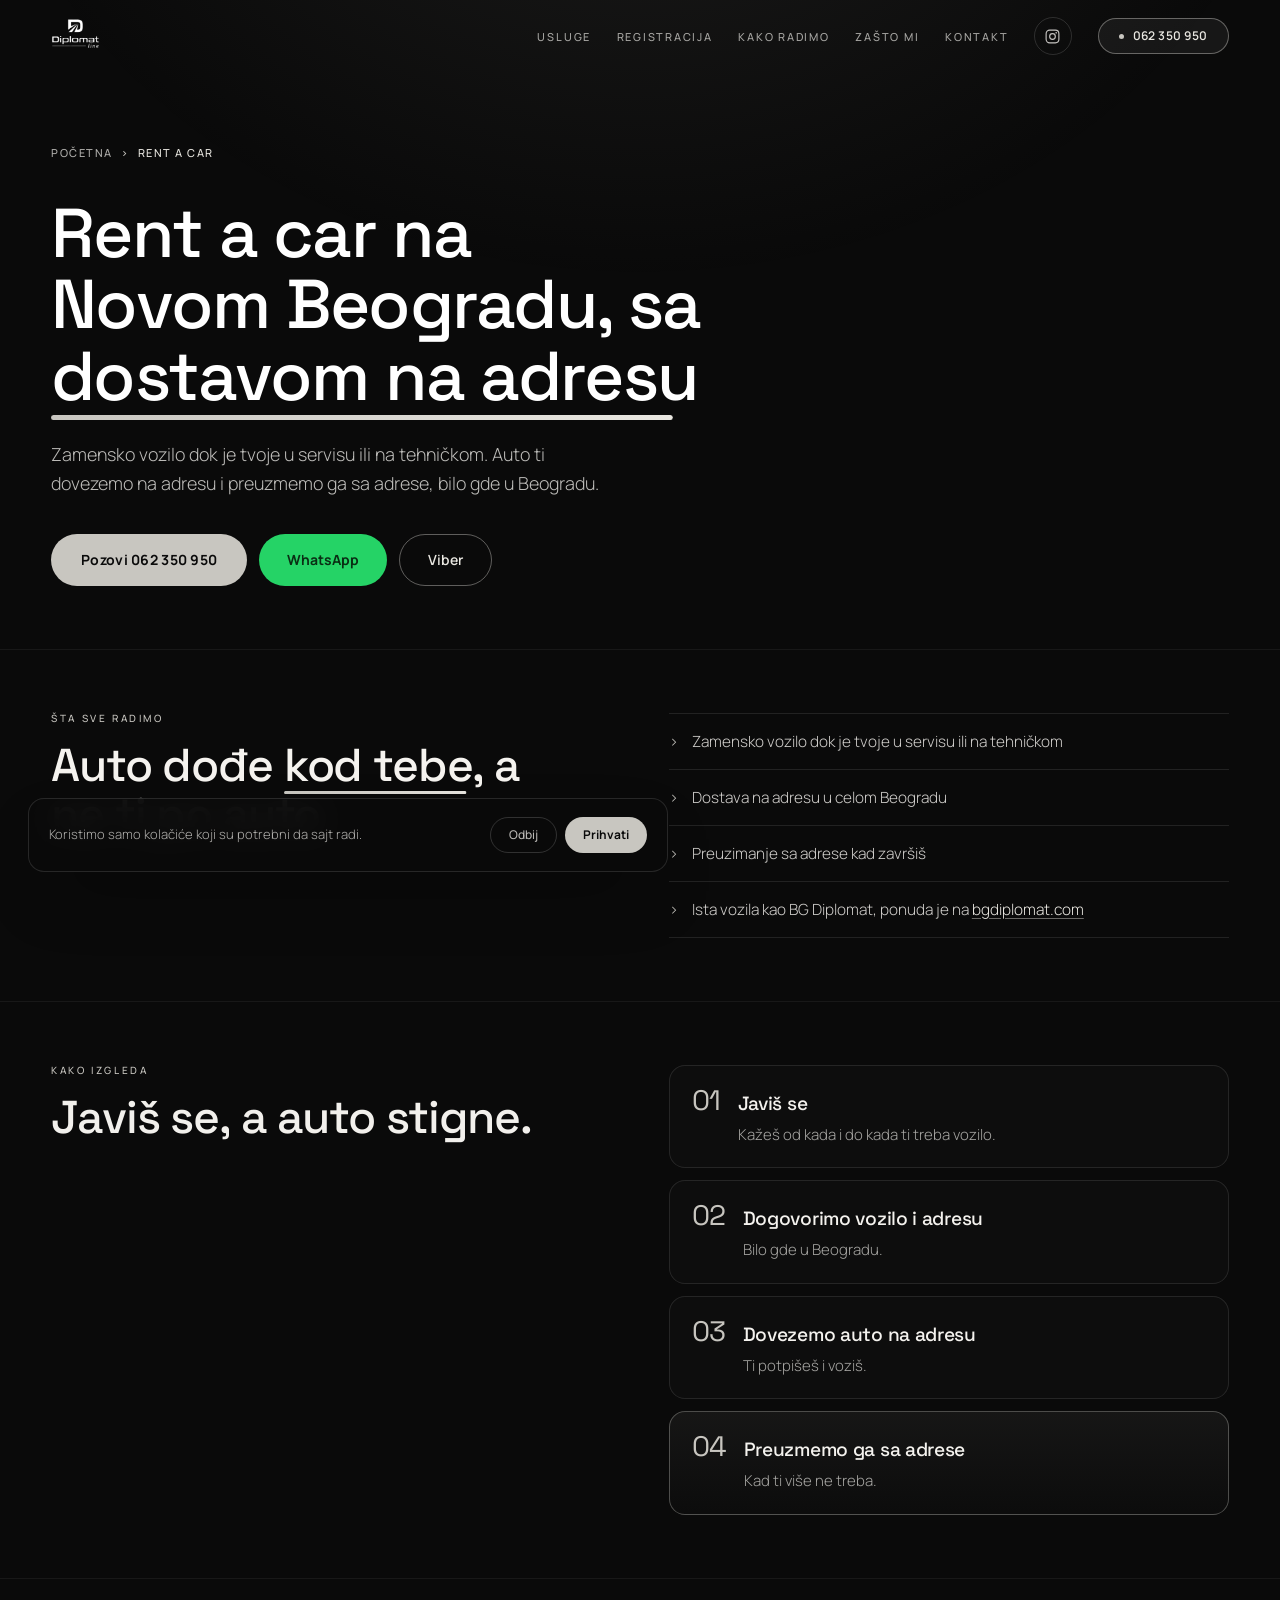
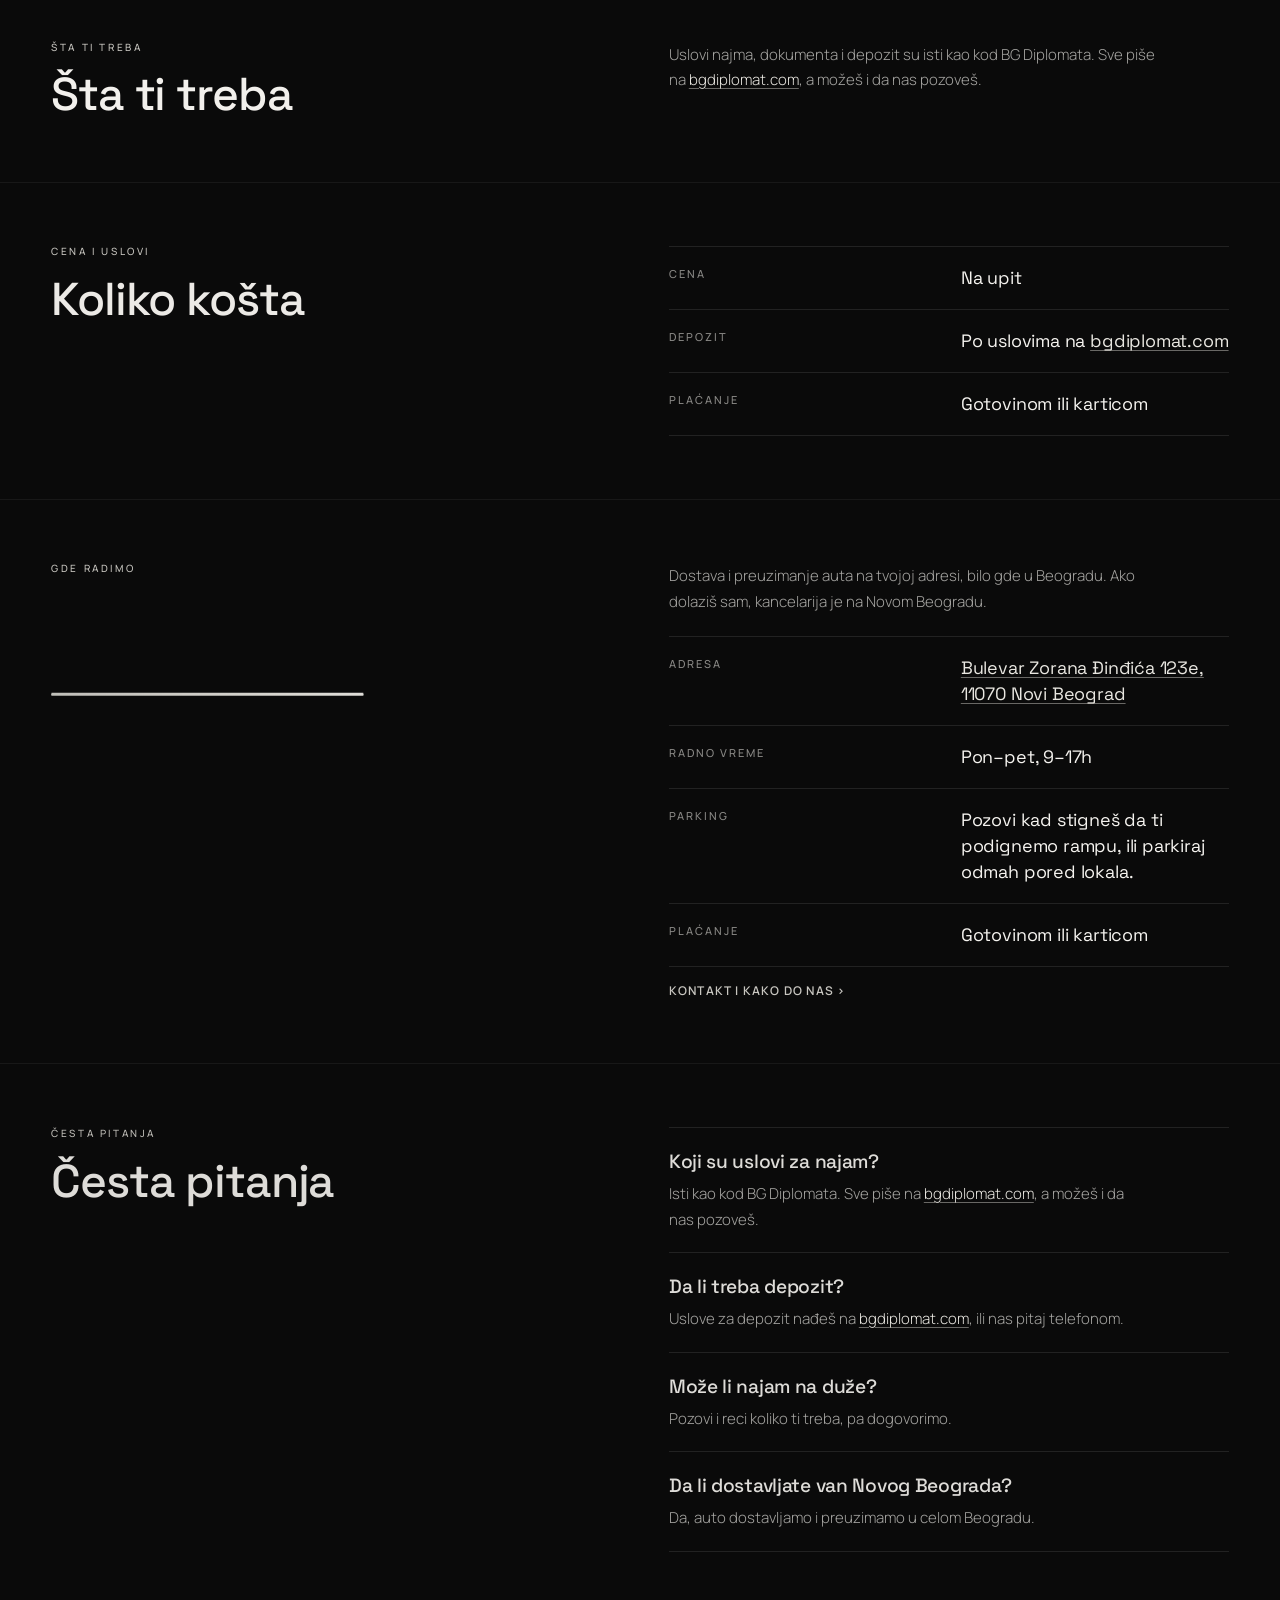
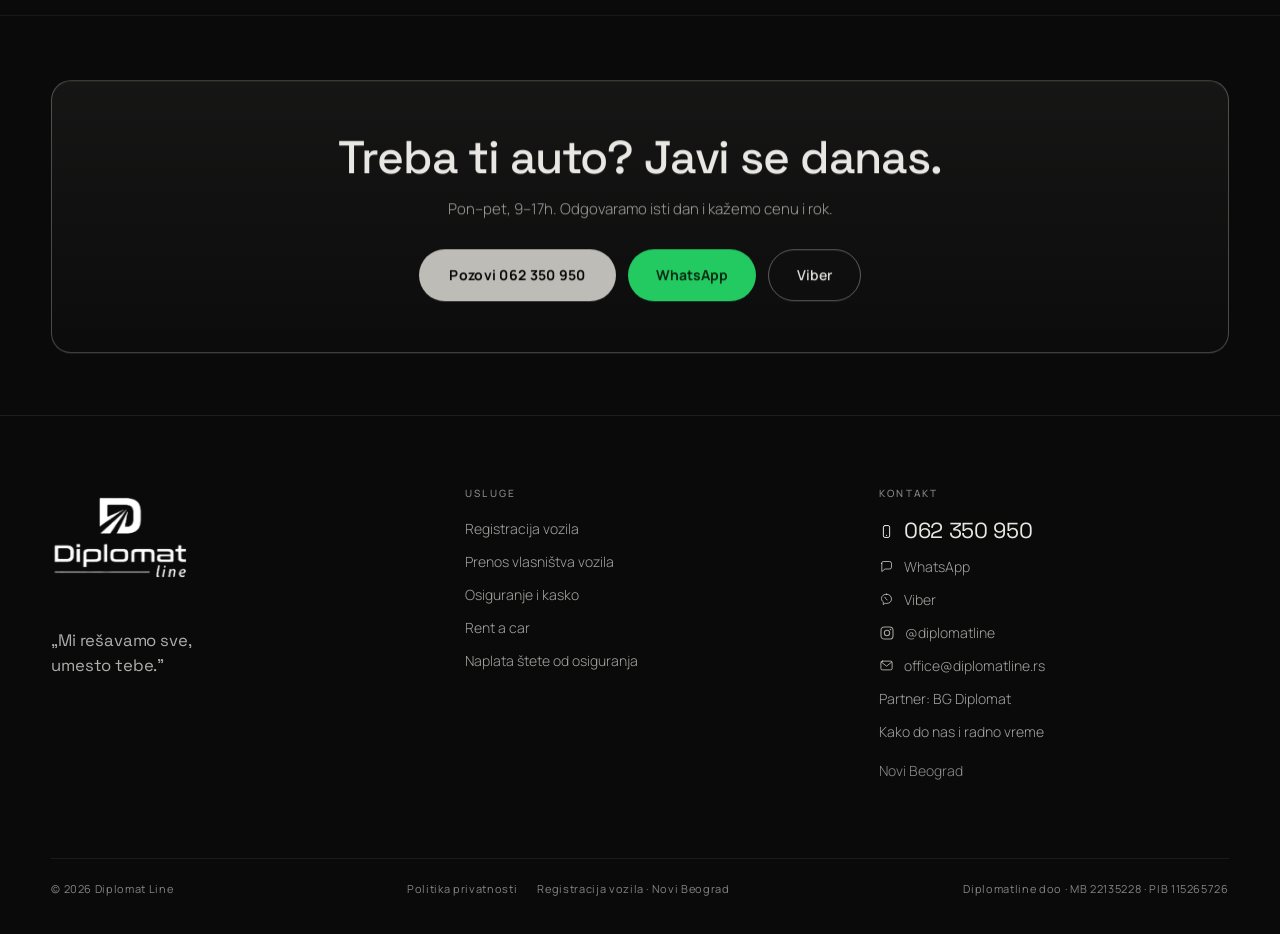
<file: rent-a-car/index.html>
<!DOCTYPE html>
<html lang="sr-Latn" class="mirno">
<head>
  <meta charset="utf-8" />
  <meta name="viewport" content="width=device-width, initial-scale=1.0, viewport-fit=cover" />
  <title>Rent a car Novi Beograd, dostava na adresu | Diplomat Line</title>
  <meta name="description" content="Rent a car i zamensko vozilo sa dostavom i preuzimanjem na adresi, u celom Beogradu. Kancelarija na Novom Beogradu. 062 350 950." />
  <meta name="robots" content="index, follow" />
  <link rel="canonical" href="https://diplomatline.rs/rent-a-car/" />

  <link rel="icon" href="/favicon.ico" sizes="16x16 32x32 48x48" />
  <link rel="icon" href="/icon-192.png" type="image/png" sizes="192x192" />
  <link rel="apple-touch-icon" href="/apple-touch-icon.png" />
  <link rel="manifest" href="/site.webmanifest" />
  <meta name="theme-color" content="#0A0A0A" />

  <meta property="og:type" content="website" />
  <meta property="og:locale" content="sr_RS" />
  <meta property="og:site_name" content="Diplomat Line" />
  <meta property="og:url" content="https://diplomatline.rs/rent-a-car/" />
  <meta property="og:title" content="Rent a car Novi Beograd, dostava na adresu | Diplomat Line" />
  <meta property="og:description" content="Rent a car i zamensko vozilo sa dostavom i preuzimanjem na adresi, u celom Beogradu. Kancelarija na Novom Beogradu. 062 350 950." />
  <meta property="og:image" content="https://diplomatline.rs/assets/og-image.jpg?v=2" />
  <meta property="og:image:width" content="1200" />
  <meta property="og:image:height" content="630" />
  <meta property="og:image:alt" content="Diplomat Line, rent a car, Novi Beograd" />
  <meta name="twitter:card" content="summary_large_image" />
  <meta name="twitter:title" content="Rent a car Novi Beograd, dostava na adresu | Diplomat Line" />
  <meta name="twitter:description" content="Rent a car i zamensko vozilo sa dostavom i preuzimanjem na adresi, u celom Beogradu. Kancelarija na Novom Beogradu. 062 350 950." />
  <meta name="twitter:image" content="https://diplomatline.rs/assets/og-image.jpg?v=2" />
  <meta name="twitter:image:alt" content="Diplomat Line, rent a car, Novi Beograd" />

  <link rel="stylesheet" href="/css/fonts.css" />
  <link rel="stylesheet" href="/css/style.css" />
  <noscript><style>[data-ul]{transform:none!important}</style></noscript>
  <script type="application/ld+json">
{
  "@context": "https://schema.org",
  "@type": "Service",
  "name": "Rent a car",
  "serviceType": "Rent a car",
  "description": "Rent a car i zamensko vozilo sa dostavom i preuzimanjem na adresi, u celom Beogradu. Kancelarija na Novom Beogradu. 062 350 950.",
  "url": "https://diplomatline.rs/rent-a-car/",
  "provider": {
    "@id": "https://diplomatline.rs/#biznis"
  },
  "areaServed": {
    "@type": "City",
    "name": "Beograd"
  }
}
  </script>
  <script type="application/ld+json">
{
  "@context": "https://schema.org",
  "@type": "BreadcrumbList",
  "itemListElement": [
    {
      "@type": "ListItem",
      "position": 1,
      "name": "Početna",
      "item": "https://diplomatline.rs/"
    },
    {
      "@type": "ListItem",
      "position": 2,
      "name": "Rent a car",
      "item": "https://diplomatline.rs/rent-a-car/"
    }
  ]
}
  </script>
</head>
<body>


<div style="position:relative;background:var(--black);min-height:100vh">

<!-- filmsko zrno + tihi zlatni glow preko crne -->
<div data-grain aria-hidden="true" style="position:fixed;inset:-120%;z-index:9997;pointer-events:none;opacity:.05;mix-blend-mode:overlay;background-image:url(&quot;data:image/svg+xml;utf8,<svg xmlns='http://www.w3.org/2000/svg' width='220' height='220'><filter id='n'><feTurbulence type='fractalNoise' baseFrequency='0.85' numOctaves='3' stitchTiles='stitch'/></filter><rect width='220' height='220' filter='url(%23n)'/></svg>&quot;);animation:dl-grain 900ms steps(3) infinite"></div>
<div aria-hidden="true" style="position:fixed;top:-30vh;left:50%;transform:translateX(-50%);width:120vw;height:70vh;z-index:0;pointer-events:none;background:radial-gradient(ellipse at 50% 0%,rgba(var(--accent-rgb),.10),rgba(var(--accent-rgb),0) 62%)"></div>
<div data-cursor aria-hidden="true" style="position:fixed;top:0;left:0;width:34px;height:34px;margin:-17px 0 0 -17px;border:1px solid rgba(var(--accent-rgb),.75);border-radius:50%;z-index:9999;pointer-events:none;opacity:0;transition:opacity .3s ease,width .25s ease,height .25s ease,margin .25s ease,background-color .25s ease;mix-blend-mode:screen"></div>

<div data-wa-card role="dialog" aria-label="Javi se na WhatsApp" style="position:fixed;right:clamp(14px,2.4vw,28px);bottom:clamp(14px,2.4vw,28px);z-index:955;width:min(92vw,340px);border-radius:18px;overflow:hidden;border:1px solid rgba(37,211,102,.3);background:rgba(var(--black-rgb),.96);backdrop-filter:blur(14px);-webkit-backdrop-filter:blur(14px);box-shadow:0 30px 70px -28px rgba(0,0,0,.95);opacity:0;visibility:hidden;transform:translateY(16px);transition:opacity .45s ease,transform .45s ease,visibility .45s ease">
  <button class="i1" type="button" data-wa-close aria-label="Zatvori" style="position:absolute;top:10px;right:10px;width:28px;height:28px;border:0;border-radius:50%;background:rgba(255,255,255,.08);color:rgba(var(--ink-rgb),.7);font:400 15px/1 var(--font-body);cursor:pointer;display:flex;align-items:center;justify-content:center;transition:background-color .25s ease,color .25s ease">×</button>
  <div style="display:flex;flex-direction:column;align-items:center;text-align:center;gap:12px;padding:22px 20px 16px">
    <div style="width:58px;height:58px;border-radius:50%;overflow:hidden;border:1px solid rgba(37,211,102,.35);background:rgba(255,255,255,.04);display:flex;align-items:center;justify-content:center">
      <img src="/assets/diplomat-line-logo.webp" alt="Diplomat Line logo" width="400" height="255" loading="lazy" decoding="async" style="width:72%;height:72%;object-fit:contain;object-position:center;display:block;margin:auto" />
    </div>
    <div>
      <span style="display:block;font:600 13px/1.3 var(--font-body);color:var(--ink);margin-bottom:6px">Tu smo na WhatsAppu</span>
      <p style="margin:0;font:300 12.5px/1.55 var(--font-body);color:rgba(var(--ink-rgb),.66)">Pošalji registarsku oznaku i rok. Cenu i datum dobijaš isti dan, bez poziva i bez čekanja na šalteru.</p>
    </div>
  </div>
  <a class="i2" href="https://wa.me/38162350950" target="_blank" rel="noopener" style="display:flex;align-items:center;justify-content:center;gap:9px;margin:0 18px 16px;padding:13px 18px;border-radius:999px;background:#25D366;color:#0A2E14;font:700 13px/1 var(--font-body);transition:background-color .3s ease">Otvori prepisku</a>
  <div aria-hidden="true" style="height:3px;background:rgba(255,255,255,.07)">
    <span data-wa-bar style="display:block;height:100%;width:100%;background:#25D366"></span>
  </div>
</div>

<a class="i3" href="https://wa.me/38162350950" target="_blank" rel="noopener" data-wa-float style="position:fixed;right:clamp(14px,2.4vw,28px);bottom:clamp(14px,2.4vw,28px);z-index:950;display:inline-flex;align-items:center;gap:10px;padding:15px 22px;border-radius:999px;background:#25D366;color:#0A2E14;font:700 13px/1 var(--font-body);letter-spacing:.02em;white-space:nowrap;box-shadow:0 20px 50px -20px rgba(0,0,0,.9);opacity:0;visibility:hidden;transform:translateY(14px);transition:opacity .4s ease,transform .4s ease,visibility .4s ease,background-color .3s ease">
  <span aria-hidden="true" style="width:7px;height:7px;border-radius:50%;background:#0A2E14"></span>WhatsApp
</a>

<div data-cookiebar role="region" aria-label="Kolačići" style="position:fixed;left:clamp(14px,2.4vw,28px);right:clamp(14px,2.4vw,28px);bottom:clamp(14px,2.4vw,28px);z-index:960;display:none;flex-wrap:wrap;align-items:center;gap:14px;max-width:640px;padding:18px 20px;border-radius:16px;border:1px solid rgba(255,255,255,.12);background:rgba(var(--black-rgb),.94);backdrop-filter:blur(14px);-webkit-backdrop-filter:blur(14px);box-shadow:0 30px 70px -30px rgba(0,0,0,.95)">
  <p style="margin:0;flex:1 1 240px;font:300 13px/1.5 var(--font-body);color:rgba(var(--ink-rgb),.7)">Koristimo samo kolačiće koji su potrebni da sajt radi.</p>
  <div style="display:flex;gap:8px">
    <button class="i4" type="button" data-cookie="reject" style="padding:11px 18px;border-radius:999px;border:1px solid rgba(255,255,255,.16);background:transparent;color:rgba(var(--ink-rgb),.75);font:500 12px/1 var(--font-body);cursor:pointer;white-space:nowrap;transition:border-color .25s ease">Odbij</button>
    <button class="i5" type="button" data-cookie="accept" style="padding:11px 18px;border-radius:999px;border:0;background:var(--accent);color:var(--black);font:700 12px/1 var(--font-body);cursor:pointer;white-space:nowrap;transition:background-color .25s ease">Prihvati</button>
  </div>
</div>

<!-- ══════════ HEADER ══════════ -->
<a class="i6" href="#sadrzaj" data-skip style="position:absolute;left:-9999px;top:0;z-index:9999;padding:14px 22px;border-radius:0 0 12px 0;background:var(--ink);color:var(--black);font:600 13px/1 var(--font-body)">Preskoči na sadržaj</a>

<!-- Uvodni ekran: logo dok se sajt učitava, pa se povlači uvis -->
<header data-header style="position:fixed;top:0;left:0;right:0;z-index:900;padding:16px clamp(18px,4vw,56px);transition:background-color .5s ease,backdrop-filter .5s ease,border-color .5s ease,padding .5s ease;border-bottom:1px solid rgba(255,255,255,0)">
  <div data-header-inner style="max-width:1240px;margin:0 auto;display:flex;align-items:center;justify-content:space-between;gap:24px">
  <a href="/" aria-label="Diplomat Line, početna" style="display:flex;align-items:center;flex:0 0 auto">
    <img src="/assets/diplomat-line-logo.webp" alt="Diplomat Line logo" width="400" height="255" style="height:clamp(30px,3.2vw,42px);width:auto;display:block" />
  </a>
  <button class="i7" type="button" data-burger aria-label="Meni" aria-expanded="false" aria-controls="glavni-meni" style="display:none;align-items:center;justify-content:center;flex-direction:column;gap:5px;width:46px;height:46px;flex:0 0 auto;padding:0;border:1px solid rgba(255,255,255,.14);border-radius:999px;background:rgba(var(--black-rgb),.5);cursor:pointer;transition:border-color .3s ease">
    <span aria-hidden="true" data-burger-line style="display:block;width:17px;height:1.5px;border-radius:2px;background:var(--ink);transition:transform .35s cubic-bezier(.5,0,.2,1),opacity .25s ease"></span>
    <span aria-hidden="true" data-burger-line style="display:block;width:17px;height:1.5px;border-radius:2px;background:var(--ink);transition:transform .35s cubic-bezier(.5,0,.2,1),opacity .25s ease"></span>
  </button>
  <nav id="glavni-meni" data-nav aria-label="Glavna navigacija" style="display:flex;align-items:center;gap:clamp(14px,2vw,34px);flex-wrap:wrap;justify-content:flex-end">
    <a href="/#usluge" data-navlink style="font:500 11px/1 var(--font-body);letter-spacing:.16em;text-transform:uppercase;color:rgba(var(--ink-rgb),.66)">Usluge</a>
    <a href="/registracija-vozila/" data-navlink style="font:500 11px/1 var(--font-body);letter-spacing:.16em;text-transform:uppercase;color:rgba(var(--ink-rgb),.66)">Registracija</a>
    <a href="/#proces" data-navlink style="font:500 11px/1 var(--font-body);letter-spacing:.16em;text-transform:uppercase;color:rgba(var(--ink-rgb),.66)">Kako radimo</a>
    <a href="/#zasto" data-navlink style="font:500 11px/1 var(--font-body);letter-spacing:.16em;text-transform:uppercase;color:rgba(var(--ink-rgb),.66)">Zašto mi</a>
    <a href="/kontakt/" data-navlink style="font:500 11px/1 var(--font-body);letter-spacing:.16em;text-transform:uppercase;color:rgba(var(--ink-rgb),.66)">Kontakt</a>
    <a class="i8" href="https://instagram.com/diplomatline" target="_blank" rel="noopener" aria-label="Diplomat Line na Instagramu" style="display:inline-flex;align-items:center;justify-content:center;width:38px;height:38px;border-radius:999px;border:1px solid rgba(255,255,255,.14);color:rgba(var(--ink-rgb),.8);transition:border-color .3s ease,color .3s ease"><svg width="17" height="17" viewBox="0 0 24 24" fill="none" stroke="currentColor" stroke-width="1.6" stroke-linecap="round" aria-hidden="true" style="flex:0 0 auto;display:block"><rect x="3" y="3" width="18" height="18" rx="5"></rect><circle cx="12" cy="12" r="4"></circle><circle cx="17.2" cy="6.8" r="1.15" fill="currentColor" stroke="none"></circle></svg></a>
    <a class="i9" href="tel:+38162350950" data-magnetic style="display:inline-flex;align-items:center;gap:9px;padding:11px 20px;border:1px solid rgba(var(--accent-rgb),.45);border-radius:999px;font:600 12px/1 var(--font-body);letter-spacing:.04em;white-space:nowrap;color:var(--accent-light);background:rgba(var(--accent-rgb),.07);transition:background-color .3s ease,border-color .3s ease">
      <span aria-hidden="true" style="width:5px;height:5px;border-radius:50%;background:var(--accent);flex:0 0 auto"></span>062 350 950
    </a>
  </nav>
  </div>
</header>

<!-- ══════════ 1. HERO ══════════ -->
<main id="sadrzaj">

<section id="top" style="position:relative;z-index:2;padding:calc(clamp(110px,16vh,170px)) clamp(18px,4vw,56px) clamp(44px,7vh,90px)">
  <div style="max-width:1240px;margin:0 auto">
    <nav aria-label="Putanja" style="margin-bottom:clamp(22px,4vh,40px);font:500 11px/1.6 var(--font-body);letter-spacing:.14em;text-transform:uppercase;color:rgba(var(--ink-rgb),.54)">
      <ol style="list-style:none;margin:0;padding:0;display:flex;flex-wrap:wrap;gap:8px">
        <li><a href="/" style="color:rgba(var(--ink-rgb),.7)">Početna</a></li>
        <li aria-hidden="true" style="color:var(--accent)">›</li>
        <li aria-current="page" style="color:var(--accent-light)">Rent a car</li>
      </ol>
    </nav>
    <h1 style="margin:0 0 clamp(20px,3vh,30px);font:500 clamp(2rem,5.4vw,4.6rem)/1.04 var(--font-display);letter-spacing:-.02em;color:#FFF;max-width:17ch;text-wrap:balance"><span data-h1 style="display:block"><span>Rent a car na Novom Beogradu, sa </span><span style="position:relative;white-space:nowrap;display:inline-block"><span style="position:relative;z-index:1">dostavom na adresu</span><i data-ul aria-hidden="true" style="display:block;position:absolute;left:0;right:0;bottom:-.09em;height:.07em;min-height:3px;border-radius:3px;background:linear-gradient(90deg,var(--accent),var(--accent-light));transform:scaleX(0);transform-origin:left center"></i></span></span></h1>
    <p data-rise style="margin:0 0 clamp(26px,4vh,40px);font:300 clamp(16px,1.4vw,20px)/1.6 var(--font-body);color:rgba(var(--ink-rgb),.76);max-width:52ch;text-wrap:pretty">Zamensko vozilo dok je tvoje u servisu ili na tehničkom. Auto ti dovezemo na adresu i preuzmemo ga sa adrese, bilo gde u Beogradu.</p>
    <div data-rise><div style="display:flex;flex-wrap:wrap;gap:12px;">
      <a href="tel:+38162350950" data-magnetic style="display:inline-flex;align-items:center;justify-content:center;min-height:52px;padding:0 30px;border-radius:999px;background:var(--accent);color:var(--black);font:700 14px/1 var(--font-body);letter-spacing:.02em;white-space:nowrap">Pozovi 062 350 950</a>
      <a href="https://wa.me/38162350950" target="_blank" rel="noopener" data-magnetic style="display:inline-flex;align-items:center;justify-content:center;min-height:52px;padding:0 28px;border-radius:999px;background:#25D366;color:#0A2E14;font:700 14px/1 var(--font-body);white-space:nowrap">WhatsApp</a>
      <a href="viber://chat?number=%2B38162350950" data-magnetic style="display:inline-flex;align-items:center;justify-content:center;min-height:52px;padding:0 28px;border-radius:999px;border:1px solid rgba(var(--accent-rgb),.45);color:var(--accent-light);font:600 14px/1 var(--font-body);white-space:nowrap">Viber</a>
    </div></div>
  </div>
</section>
<section style="position:relative;z-index:2;padding:clamp(44px,7vh,92px) clamp(18px,4vw,56px);border-top:1px solid rgba(255,255,255,.06)">
  <div style="max-width:1240px;margin:0 auto">
    <div style="display:grid;grid-template-columns:repeat(auto-fit,minmax(min(100%,300px),1fr));gap:clamp(20px,4.5vw,76px);align-items:start"><div><span data-rise style="display:block;font:500 10px/1 var(--font-body);letter-spacing:.26em;text-transform:uppercase;color:var(--accent);margin-bottom:18px">Šta sve radimo</span><h2 style="font:500 clamp(1.7rem,3.6vw,3rem)/1.08 var(--font-display);letter-spacing:-.025em;margin:0;color:var(--ink);text-wrap:balance;max-width:22ch">Auto dođe <span style="white-space:nowrap"><span style="position:relative;white-space:nowrap;display:inline-block"><span style="position:relative;z-index:1">kod tebe</span><i data-ul aria-hidden="true" style="display:block;position:absolute;left:0;right:0;bottom:-.09em;height:.07em;min-height:3px;border-radius:3px;background:linear-gradient(90deg,var(--accent),var(--accent-light));transform:scaleX(0);transform-origin:left center"></i></span>,</span> a ne ti po auto</h2></div><div><ul style="list-style:none;margin:0;padding:0;border-bottom:1px solid rgba(255,255,255,.1)">
        <li style="display:flex;align-items:baseline;gap:14px;padding:16px 0;border-top:1px solid rgba(255,255,255,.1);font:300 clamp(15px,1.2vw,17px)/1.5 var(--font-body);color:rgba(var(--ink-rgb),.84)"><span aria-hidden="true" style="color:var(--accent)">›</span><span>Zamensko vozilo dok je tvoje u servisu ili na tehničkom</span></li>
        <li style="display:flex;align-items:baseline;gap:14px;padding:16px 0;border-top:1px solid rgba(255,255,255,.1);font:300 clamp(15px,1.2vw,17px)/1.5 var(--font-body);color:rgba(var(--ink-rgb),.84)"><span aria-hidden="true" style="color:var(--accent)">›</span><span>Dostava na adresu u celom Beogradu</span></li>
        <li style="display:flex;align-items:baseline;gap:14px;padding:16px 0;border-top:1px solid rgba(255,255,255,.1);font:300 clamp(15px,1.2vw,17px)/1.5 var(--font-body);color:rgba(var(--ink-rgb),.84)"><span aria-hidden="true" style="color:var(--accent)">›</span><span>Preuzimanje sa adrese kad završiš</span></li>
        <li style="display:flex;align-items:baseline;gap:14px;padding:16px 0;border-top:1px solid rgba(255,255,255,.1);font:300 clamp(15px,1.2vw,17px)/1.5 var(--font-body);color:rgba(var(--ink-rgb),.84)"><span aria-hidden="true" style="color:var(--accent)">›</span><span>Ista vozila kao BG Diplomat, ponuda je na <a href="https://bgdiplomat.com/" target="_blank" rel="noopener" style="color:var(--accent-light);text-decoration:underline;text-underline-offset:3px;text-decoration-color:rgba(var(--accent-rgb),.5)">bgdiplomat.com</a></span></li>
      </ul></div></div>
  </div>
</section>
<section style="position:relative;z-index:2;padding:clamp(44px,7vh,92px) clamp(18px,4vw,56px);border-top:1px solid rgba(255,255,255,.06)">
  <div style="max-width:1240px;margin:0 auto">
    <div style="display:grid;grid-template-columns:repeat(auto-fit,minmax(min(100%,300px),1fr));gap:clamp(20px,4.5vw,76px);align-items:start"><div><span data-rise style="display:block;font:500 10px/1 var(--font-body);letter-spacing:.26em;text-transform:uppercase;color:var(--accent);margin-bottom:18px">Kako izgleda</span><h2 style="font:500 clamp(1.7rem,3.6vw,3rem)/1.08 var(--font-display);letter-spacing:-.025em;margin:0;color:var(--ink);text-wrap:balance;max-width:22ch">Javiš se, a auto stigne.</h2></div><div><ol style="list-style:none;margin:0;padding:0;display:grid;gap:12px">
        <li data-card style="display:grid;grid-template-columns:auto 1fr;gap:18px;align-items:baseline;padding:20px 22px;border-radius:16px;border:1px solid rgba(255,255,255,.1);background:rgba(255,255,255,.02)">
          <span aria-hidden="true" style="font:400 clamp(1.4rem,2.2vw,1.9rem)/1 var(--font-display);letter-spacing:-.04em;color:var(--accent)">01</span>
          <div><h3 style="margin:0 0 6px;font:500 clamp(1.05rem,1.5vw,1.25rem)/1.25 var(--font-display);letter-spacing:-.015em;color:var(--ink)">Javiš se</h3><p style="margin:0;font:300 clamp(15px,1.15vw,17px)/1.7 var(--font-body);color:rgba(var(--ink-rgb),.66);max-width:56ch;text-wrap:pretty">Kažeš od kada i do kada ti treba vozilo.</p></div>
        </li>
        <li data-card style="display:grid;grid-template-columns:auto 1fr;gap:18px;align-items:baseline;padding:20px 22px;border-radius:16px;border:1px solid rgba(255,255,255,.1);background:rgba(255,255,255,.02)">
          <span aria-hidden="true" style="font:400 clamp(1.4rem,2.2vw,1.9rem)/1 var(--font-display);letter-spacing:-.04em;color:var(--accent)">02</span>
          <div><h3 style="margin:0 0 6px;font:500 clamp(1.05rem,1.5vw,1.25rem)/1.25 var(--font-display);letter-spacing:-.015em;color:var(--ink)">Dogovorimo vozilo i adresu</h3><p style="margin:0;font:300 clamp(15px,1.15vw,17px)/1.7 var(--font-body);color:rgba(var(--ink-rgb),.66);max-width:56ch;text-wrap:pretty">Bilo gde u Beogradu.</p></div>
        </li>
        <li data-card style="display:grid;grid-template-columns:auto 1fr;gap:18px;align-items:baseline;padding:20px 22px;border-radius:16px;border:1px solid rgba(255,255,255,.1);background:rgba(255,255,255,.02)">
          <span aria-hidden="true" style="font:400 clamp(1.4rem,2.2vw,1.9rem)/1 var(--font-display);letter-spacing:-.04em;color:var(--accent)">03</span>
          <div><h3 style="margin:0 0 6px;font:500 clamp(1.05rem,1.5vw,1.25rem)/1.25 var(--font-display);letter-spacing:-.015em;color:var(--ink)">Dovezemo auto na adresu</h3><p style="margin:0;font:300 clamp(15px,1.15vw,17px)/1.7 var(--font-body);color:rgba(var(--ink-rgb),.66);max-width:56ch;text-wrap:pretty">Ti potpišeš i voziš.</p></div>
        </li>
        <li data-card style="display:grid;grid-template-columns:auto 1fr;gap:18px;align-items:baseline;padding:20px 22px;border-radius:16px;border:1px solid rgba(var(--accent-rgb),.34);background:linear-gradient(180deg,rgba(var(--accent-rgb),.07),rgba(255,255,255,.015))">
          <span aria-hidden="true" style="font:400 clamp(1.4rem,2.2vw,1.9rem)/1 var(--font-display);letter-spacing:-.04em;color:var(--accent)">04</span>
          <div><h3 style="margin:0 0 6px;font:500 clamp(1.05rem,1.5vw,1.25rem)/1.25 var(--font-display);letter-spacing:-.015em;color:var(--ink)">Preuzmemo ga sa adrese</h3><p style="margin:0;font:300 clamp(15px,1.15vw,17px)/1.7 var(--font-body);color:rgba(var(--ink-rgb),.66);max-width:56ch;text-wrap:pretty">Kad ti više ne treba.</p></div>
        </li>
      </ol></div></div>
  </div>
</section>
<section style="position:relative;z-index:2;padding:clamp(44px,7vh,92px) clamp(18px,4vw,56px);border-top:1px solid rgba(255,255,255,.06)">
  <div style="max-width:1240px;margin:0 auto">
    <div style="display:grid;grid-template-columns:repeat(auto-fit,minmax(min(100%,300px),1fr));gap:clamp(20px,4.5vw,76px);align-items:start"><div><span data-rise style="display:block;font:500 10px/1 var(--font-body);letter-spacing:.26em;text-transform:uppercase;color:var(--accent);margin-bottom:18px">Šta ti treba</span><h2 style="font:500 clamp(1.7rem,3.6vw,3rem)/1.08 var(--font-display);letter-spacing:-.025em;margin:0;color:var(--ink);text-wrap:balance;max-width:22ch">Šta ti treba</h2></div><div><p style="margin:0;font:300 clamp(15px,1.15vw,17px)/1.7 var(--font-body);color:rgba(var(--ink-rgb),.66);max-width:56ch;text-wrap:pretty">Uslovi najma, dokumenta i depozit su isti kao kod BG Diplomata. Sve piše na <a href="https://bgdiplomat.com/" target="_blank" rel="noopener" style="color:var(--accent-light);text-decoration:underline;text-underline-offset:3px;text-decoration-color:rgba(var(--accent-rgb),.5)">bgdiplomat.com</a>, a možeš i da nas pozoveš.</p></div></div>
  </div>
</section>
<section style="position:relative;z-index:2;padding:clamp(44px,7vh,92px) clamp(18px,4vw,56px);border-top:1px solid rgba(255,255,255,.06)">
  <div style="max-width:1240px;margin:0 auto">
    <div style="display:grid;grid-template-columns:repeat(auto-fit,minmax(min(100%,300px),1fr));gap:clamp(20px,4.5vw,76px);align-items:start"><div><span data-rise style="display:block;font:500 10px/1 var(--font-body);letter-spacing:.26em;text-transform:uppercase;color:var(--accent);margin-bottom:18px">Cena i uslovi</span><h2 style="font:500 clamp(1.7rem,3.6vw,3rem)/1.08 var(--font-display);letter-spacing:-.025em;margin:0;color:var(--ink);text-wrap:balance;max-width:22ch">Koliko košta</h2></div><div><dl style="margin:0;border-bottom:1px solid rgba(255,255,255,.1)">
        <div style="display:grid;grid-template-columns:repeat(auto-fit,minmax(min(100%,160px),1fr));gap:6px 24px;padding:18px 0;border-top:1px solid rgba(255,255,255,.1)">
          <dt style="font:500 11px/1.6 var(--font-body);letter-spacing:.18em;text-transform:uppercase;color:rgba(var(--ink-rgb),.54)">Cena</dt>
          <dd style="margin:0;font:400 clamp(16px,1.4vw,19px)/1.45 var(--font-display);letter-spacing:-.01em;color:var(--ink)">Na upit</dd>
        </div>
        <div style="display:grid;grid-template-columns:repeat(auto-fit,minmax(min(100%,160px),1fr));gap:6px 24px;padding:18px 0;border-top:1px solid rgba(255,255,255,.1)">
          <dt style="font:500 11px/1.6 var(--font-body);letter-spacing:.18em;text-transform:uppercase;color:rgba(var(--ink-rgb),.54)">Depozit</dt>
          <dd style="margin:0;font:400 clamp(16px,1.4vw,19px)/1.45 var(--font-display);letter-spacing:-.01em;color:var(--ink)">Po uslovima na <a href="https://bgdiplomat.com/" target="_blank" rel="noopener" style="color:var(--accent-light);text-decoration:underline;text-underline-offset:3px;text-decoration-color:rgba(var(--accent-rgb),.5)">bgdiplomat.com</a></dd>
        </div>
        <div style="display:grid;grid-template-columns:repeat(auto-fit,minmax(min(100%,160px),1fr));gap:6px 24px;padding:18px 0;border-top:1px solid rgba(255,255,255,.1)">
          <dt style="font:500 11px/1.6 var(--font-body);letter-spacing:.18em;text-transform:uppercase;color:rgba(var(--ink-rgb),.54)">Plaćanje</dt>
          <dd style="margin:0;font:400 clamp(16px,1.4vw,19px)/1.45 var(--font-display);letter-spacing:-.01em;color:var(--ink)">Gotovinom ili karticom</dd>
        </div>
      </dl></div></div>
  </div>
</section>
<section style="position:relative;z-index:2;padding:clamp(44px,7vh,92px) clamp(18px,4vw,56px);border-top:1px solid rgba(255,255,255,.06)">
  <div style="max-width:1240px;margin:0 auto">
    <div style="display:grid;grid-template-columns:repeat(auto-fit,minmax(min(100%,300px),1fr));gap:clamp(20px,4.5vw,76px);align-items:start"><div><span data-rise style="display:block;font:500 10px/1 var(--font-body);letter-spacing:.26em;text-transform:uppercase;color:var(--accent);margin-bottom:18px">Gde radimo</span><h2 style="font:500 clamp(1.7rem,3.6vw,3rem)/1.08 var(--font-display);letter-spacing:-.025em;margin:0;color:var(--ink);text-wrap:balance;max-width:22ch">Kancelarija na <span style="white-space:nowrap"><span style="position:relative;white-space:nowrap;display:inline-block"><span style="position:relative;z-index:1">Novom Beogradu</span><i data-ul aria-hidden="true" style="display:block;position:absolute;left:0;right:0;bottom:-.09em;height:.07em;min-height:3px;border-radius:3px;background:linear-gradient(90deg,var(--accent),var(--accent-light));transform:scaleX(0);transform-origin:left center"></i></span>,</span> dostava u celom Beogradu</h2></div><div>
      <p style="margin:0;font:300 clamp(15px,1.15vw,17px)/1.7 var(--font-body);color:rgba(var(--ink-rgb),.66);max-width:56ch;text-wrap:pretty;margin-bottom:22px">Dostava i preuzimanje auta na tvojoj adresi, bilo gde u Beogradu. Ako dolaziš sam, kancelarija je na Novom Beogradu.</p>
      <dl style="margin:0;border-bottom:1px solid rgba(255,255,255,.1)">
        <div style="display:grid;grid-template-columns:repeat(auto-fit,minmax(min(100%,160px),1fr));gap:6px 24px;padding:18px 0;border-top:1px solid rgba(255,255,255,.1)">
          <dt style="font:500 11px/1.6 var(--font-body);letter-spacing:.18em;text-transform:uppercase;color:rgba(var(--ink-rgb),.54)">Adresa</dt>
          <dd style="margin:0;font:400 clamp(16px,1.4vw,19px)/1.45 var(--font-display);letter-spacing:-.01em;color:var(--ink)"><a href="https://maps.app.goo.gl/cLHWSfDkwKmRreZA8" target="_blank" rel="noopener" style="color:var(--accent-light);text-decoration:underline;text-underline-offset:3px;text-decoration-color:rgba(var(--accent-rgb),.5)">Bulevar Zorana Đinđića 123e, 11070 Novi Beograd</a></dd>
        </div>
        <div style="display:grid;grid-template-columns:repeat(auto-fit,minmax(min(100%,160px),1fr));gap:6px 24px;padding:18px 0;border-top:1px solid rgba(255,255,255,.1)">
          <dt style="font:500 11px/1.6 var(--font-body);letter-spacing:.18em;text-transform:uppercase;color:rgba(var(--ink-rgb),.54)">Radno vreme</dt>
          <dd style="margin:0;font:400 clamp(16px,1.4vw,19px)/1.45 var(--font-display);letter-spacing:-.01em;color:var(--ink)">Pon–pet, 9–17h</dd>
        </div>
        <div style="display:grid;grid-template-columns:repeat(auto-fit,minmax(min(100%,160px),1fr));gap:6px 24px;padding:18px 0;border-top:1px solid rgba(255,255,255,.1)">
          <dt style="font:500 11px/1.6 var(--font-body);letter-spacing:.18em;text-transform:uppercase;color:rgba(var(--ink-rgb),.54)">Parking</dt>
          <dd style="margin:0;font:400 clamp(16px,1.4vw,19px)/1.45 var(--font-display);letter-spacing:-.01em;color:var(--ink)">Pozovi kad stigneš da ti podignemo rampu, ili parkiraj odmah pored lokala.</dd>
        </div>
        <div style="display:grid;grid-template-columns:repeat(auto-fit,minmax(min(100%,160px),1fr));gap:6px 24px;padding:18px 0;border-top:1px solid rgba(255,255,255,.1)">
          <dt style="font:500 11px/1.6 var(--font-body);letter-spacing:.18em;text-transform:uppercase;color:rgba(var(--ink-rgb),.54)">Plaćanje</dt>
          <dd style="margin:0;font:400 clamp(16px,1.4vw,19px)/1.45 var(--font-display);letter-spacing:-.01em;color:var(--ink)">Gotovinom ili karticom</dd>
        </div>
      </dl>
      <a href="/kontakt/" data-more style="display:inline-flex;align-items:center;margin-top:18px;font:600 12px/1 var(--font-body);letter-spacing:.1em;text-transform:uppercase;color:var(--accent)">Kontakt i kako do nas ›</a></div></div>
  </div>
</section>
<!-- RECENZIJE SKRIVENE: probni tekstovi, čekaju potvrdu klijenta (17.11.2026). Za vraćanje obriši ovaj red i red "KRAJ RECENZIJA".
<section style="position:relative;z-index:2;padding:clamp(44px,7vh,92px) clamp(18px,4vw,56px);border-top:1px solid rgba(255,255,255,.06)">
  <div style="max-width:1240px;margin:0 auto">
    <div style="display:grid;grid-template-columns:repeat(auto-fit,minmax(min(100%,300px),1fr));gap:clamp(20px,4.5vw,76px);align-items:start"><div><span data-rise style="display:block;font:500 10px/1 var(--font-body);letter-spacing:.26em;text-transform:uppercase;color:var(--accent);margin-bottom:18px">Šta kažu klijenti</span><h2 style="font:500 clamp(1.7rem,3.6vw,3rem)/1.08 var(--font-display);letter-spacing:-.025em;margin:0;color:var(--ink);text-wrap:balance;max-width:22ch">Šta kažu klijenti</h2></div><div>
      <figure data-rise style="margin:0 0 22px;padding-left:clamp(18px,2vw,28px);border-left:1px solid rgba(var(--accent-rgb),.55)">
        <blockquote style="margin:0"><p style="margin:0;font:400 clamp(17px,1.6vw,22px)/1.45 var(--font-display);letter-spacing:-.01em;color:rgba(var(--ink-rgb),.92)">„Dok mi je auto bio u servisu, dobio sam zamensko na adresu za dva sata. Nisam ni tražio, sami su ponudili.”</p></blockquote>
        <figcaption style="margin-top:12px;font:500 13px/1.4 var(--font-body);color:rgba(var(--ink-rgb),.6)">Nemanja P., Beograd</figcaption>
      </figure></div></div>
  </div>
</section>
KRAJ RECENZIJA -->
<section style="position:relative;z-index:2;padding:clamp(44px,7vh,92px) clamp(18px,4vw,56px);border-top:1px solid rgba(255,255,255,.06)">
  <div style="max-width:1240px;margin:0 auto">
    <div style="display:grid;grid-template-columns:repeat(auto-fit,minmax(min(100%,300px),1fr));gap:clamp(20px,4.5vw,76px);align-items:start"><div><span data-rise style="display:block;font:500 10px/1 var(--font-body);letter-spacing:.26em;text-transform:uppercase;color:var(--accent);margin-bottom:18px">Česta pitanja</span><h2 style="font:500 clamp(1.7rem,3.6vw,3rem)/1.08 var(--font-display);letter-spacing:-.025em;margin:0;color:var(--ink);text-wrap:balance;max-width:22ch">Česta pitanja</h2></div><div>
      <div style="padding:20px 0;border-top:1px solid rgba(255,255,255,.1)">
        <h3 style="margin:0 0 8px;font:500 clamp(1.05rem,1.5vw,1.25rem)/1.3 var(--font-display);letter-spacing:-.015em;color:var(--ink)">Koji su uslovi za najam?</h3>
        <p style="margin:0;font:300 clamp(15px,1.15vw,17px)/1.7 var(--font-body);color:rgba(var(--ink-rgb),.66);max-width:56ch;text-wrap:pretty">Isti kao kod BG Diplomata. Sve piše na <a href="https://bgdiplomat.com/" target="_blank" rel="noopener" style="color:var(--accent-light);text-decoration:underline;text-underline-offset:3px;text-decoration-color:rgba(var(--accent-rgb),.5)">bgdiplomat.com</a>, a možeš i da nas pozoveš.</p>
      </div>
      <div style="padding:20px 0;border-top:1px solid rgba(255,255,255,.1)">
        <h3 style="margin:0 0 8px;font:500 clamp(1.05rem,1.5vw,1.25rem)/1.3 var(--font-display);letter-spacing:-.015em;color:var(--ink)">Da li treba depozit?</h3>
        <p style="margin:0;font:300 clamp(15px,1.15vw,17px)/1.7 var(--font-body);color:rgba(var(--ink-rgb),.66);max-width:56ch;text-wrap:pretty">Uslove za depozit nađeš na <a href="https://bgdiplomat.com/" target="_blank" rel="noopener" style="color:var(--accent-light);text-decoration:underline;text-underline-offset:3px;text-decoration-color:rgba(var(--accent-rgb),.5)">bgdiplomat.com</a>, ili nas pitaj telefonom.</p>
      </div>
      <div style="padding:20px 0;border-top:1px solid rgba(255,255,255,.1)">
        <h3 style="margin:0 0 8px;font:500 clamp(1.05rem,1.5vw,1.25rem)/1.3 var(--font-display);letter-spacing:-.015em;color:var(--ink)">Može li najam na duže?</h3>
        <p style="margin:0;font:300 clamp(15px,1.15vw,17px)/1.7 var(--font-body);color:rgba(var(--ink-rgb),.66);max-width:56ch;text-wrap:pretty">Pozovi i reci koliko ti treba, pa dogovorimo.</p>
      </div>
      <div style="padding:20px 0;border-top:1px solid rgba(255,255,255,.1)">
        <h3 style="margin:0 0 8px;font:500 clamp(1.05rem,1.5vw,1.25rem)/1.3 var(--font-display);letter-spacing:-.015em;color:var(--ink)">Da li dostavljate van Novog Beograda?</h3>
        <p style="margin:0;font:300 clamp(15px,1.15vw,17px)/1.7 var(--font-body);color:rgba(var(--ink-rgb),.66);max-width:56ch;text-wrap:pretty">Da, auto dostavljamo i preuzimamo u celom Beogradu.</p>
      </div><div style="border-top:1px solid rgba(255,255,255,.1)"></div></div></div>
  </div>
</section>
<section style="position:relative;z-index:2;padding:clamp(44px,7vh,92px) clamp(18px,4vw,56px);border-top:1px solid rgba(255,255,255,.06)">
  <div style="max-width:1240px;margin:0 auto">
    <div data-card style="padding:clamp(28px,4vw,56px);border-radius:20px;border:1px solid rgba(var(--accent-rgb),.34);background:linear-gradient(180deg,rgba(var(--accent-rgb),.07),rgba(255,255,255,.015));text-align:center">
      <h2 style="font:500 clamp(1.7rem,3.6vw,3rem)/1.08 var(--font-display);letter-spacing:-.025em;margin:0;color:var(--ink);text-wrap:balance;max-width:22ch;margin:0 auto 14px">Treba ti auto? Javi se danas.</h2>
      <p style="margin:0;font:300 clamp(15px,1.15vw,17px)/1.7 var(--font-body);color:rgba(var(--ink-rgb),.66);max-width:56ch;text-wrap:pretty;margin:0 auto 28px">Pon–pet, 9–17h. Odgovaramo isti dan i kažemo cenu i rok.</p>
      <div style="display:flex;flex-wrap:wrap;gap:12px;justify-content:center;">
      <a href="tel:+38162350950" data-magnetic style="display:inline-flex;align-items:center;justify-content:center;min-height:52px;padding:0 30px;border-radius:999px;background:var(--accent);color:var(--black);font:700 14px/1 var(--font-body);letter-spacing:.02em;white-space:nowrap">Pozovi 062 350 950</a>
      <a href="https://wa.me/38162350950" target="_blank" rel="noopener" data-magnetic style="display:inline-flex;align-items:center;justify-content:center;min-height:52px;padding:0 28px;border-radius:999px;background:#25D366;color:#0A2E14;font:700 14px/1 var(--font-body);white-space:nowrap">WhatsApp</a>
      <a href="viber://chat?number=%2B38162350950" data-magnetic style="display:inline-flex;align-items:center;justify-content:center;min-height:52px;padding:0 28px;border-radius:999px;border:1px solid rgba(var(--accent-rgb),.45);color:var(--accent-light);font:600 14px/1 var(--font-body);white-space:nowrap">Viber</a>
    </div>
    </div>
  </div>
</section>
</main>

<!-- ══════════ 10. FOOTER ══════════ -->
<footer data-screen-label="Footer" style="position:relative;z-index:2;padding:clamp(56px,8vh,110px) clamp(18px,4vw,56px) clamp(30px,4vh,48px);border-top:1px solid rgba(255,255,255,.08)">
  <div style="max-width:1240px;margin:0 auto">
    <div style="display:grid;grid-template-columns:repeat(auto-fit,minmax(min(100%,260px),1fr));gap:clamp(34px,5vw,80px);align-items:start">
      <div>
        <img src="/assets/diplomat-line-logo.webp" alt="Diplomat Line logo" width="400" height="255" loading="lazy" decoding="async" style="height:clamp(74px,9vw,118px);width:auto;display:block;margin-bottom:26px" />
        <p style="margin:0;font:400 clamp(15px,1.3vw,19px)/1.5 var(--font-display);letter-spacing:-.01em;color:rgba(var(--ink-rgb),.7);max-width:22ch">„Mi rešavamo sve, umesto tebe.”</p>
      </div>
      <div style="display:flex;flex-direction:column;gap:12px">
        <span style="font:500 10px/1 var(--font-body);letter-spacing:.22em;text-transform:uppercase;color:rgba(var(--ink-rgb),.54);margin-bottom:8px">Usluge</span>
        <a class="i34" href="/registracija-vozila/" style="font:300 14px/1.5 var(--font-body);color:rgba(var(--ink-rgb),.66)">Registracija vozila</a>
        <a class="i34" href="/prenos-vlasnistva-vozila/" style="font:300 14px/1.5 var(--font-body);color:rgba(var(--ink-rgb),.66)">Prenos vlasništva vozila</a>
        <a class="i35" href="/#usluge" style="font:300 14px/1.5 var(--font-body);color:rgba(var(--ink-rgb),.66)">Osiguranje i kasko</a>
        <a class="i36" href="/rent-a-car/" style="font:300 14px/1.5 var(--font-body);color:rgba(var(--ink-rgb),.66)">Rent a car</a>
        <a class="i37" href="/naplata-stete-od-osiguranja/" style="font:300 14px/1.5 var(--font-body);color:rgba(var(--ink-rgb),.66)">Naplata štete od osiguranja</a>
      </div>
      <div style="display:flex;flex-direction:column;gap:12px">
        <span style="font:500 10px/1 var(--font-body);letter-spacing:.22em;text-transform:uppercase;color:rgba(var(--ink-rgb),.54);margin-bottom:8px">Kontakt</span>
        <a href="tel:+38162350950" style="display:inline-flex;align-items:center;gap:10px;font:400 clamp(17px,1.7vw,23px)/1.2 var(--font-display);letter-spacing:-.015em;color:var(--accent-light)"><svg width="15" height="15" viewBox="0 0 24 24" fill="none" stroke="currentColor" stroke-width="1.6" stroke-linecap="round" stroke-linejoin="round" aria-hidden="true" style="flex:0 0 auto;display:block"><rect x="7" y="2.5" width="10" height="19" rx="2.5"></rect><circle cx="12" cy="18" r="1" fill="currentColor" stroke="none"></circle></svg>062 350 950</a>
        <a class="i38" href="https://wa.me/38162350950" target="_blank" rel="noopener" style="display:inline-flex;align-items:center;gap:10px;font:300 14px/1.5 var(--font-body);color:rgba(var(--ink-rgb),.66)"><svg width="15" height="15" viewBox="0 0 24 24" fill="none" stroke="currentColor" stroke-width="1.6" stroke-linecap="round" stroke-linejoin="round" aria-hidden="true" style="flex:0 0 auto;display:block"><path d="M4 7a3 3 0 0 1 3-3h10a3 3 0 0 1 3 3v6a3 3 0 0 1-3 3H9.5L4.5 20V7z"></path></svg>WhatsApp</a>
        <a class="i39" href="viber://chat?number=%2B38162350950" style="display:inline-flex;align-items:center;gap:10px;font:300 14px/1.5 var(--font-body);color:rgba(var(--ink-rgb),.66)"><svg width="15" height="15" viewBox="0 0 24 24" fill="none" stroke="currentColor" stroke-width="1.6" stroke-linecap="round" stroke-linejoin="round" aria-hidden="true" style="flex:0 0 auto;display:block"><path d="M12 3.5c-4.8 0-8 2.8-8 7 0 2.3 1 4 2.8 5.1V20l3.1-1.9c.7.1 1.4.2 2.1.2 4.8 0 8-2.8 8-7s-3.2-7.8-8-7.8z"></path><path d="M9.6 8.4c.3 1.8 1.6 3.4 3.4 4.2"></path></svg>Viber</a>
        <a class="i40" href="https://instagram.com/diplomatline" target="_blank" rel="noopener" style="display:inline-flex;align-items:center;gap:10px;font:300 14px/1.5 var(--font-body);color:rgba(var(--ink-rgb),.66)"><svg width="16" height="16" viewBox="0 0 24 24" fill="none" stroke="currentColor" stroke-width="1.6" stroke-linecap="round" aria-hidden="true" style="flex:0 0 auto;display:block"><rect x="3" y="3" width="18" height="18" rx="5"></rect><circle cx="12" cy="12" r="4"></circle><circle cx="17.2" cy="6.8" r="1.15" fill="currentColor" stroke="none"></circle></svg>@diplomatline</a>
        <a class="i41" href="mailto:office@diplomatline.rs" style="display:inline-flex;align-items:center;gap:10px;font:300 14px/1.5 var(--font-body);color:rgba(var(--ink-rgb),.66);word-break:break-all"><svg width="15" height="15" viewBox="0 0 24 24" fill="none" stroke="currentColor" stroke-width="1.6" stroke-linecap="round" stroke-linejoin="round" aria-hidden="true" style="flex:0 0 auto;display:block"><rect x="3" y="5" width="18" height="14" rx="2.5"></rect><path d="M3.6 6.5 12 13l8.4-6.5"></path></svg>office@diplomatline.rs</a>
        <a class="i42" href="https://bgdiplomat.com" target="_blank" rel="noopener" style="font:300 14px/1.5 var(--font-body);color:rgba(var(--ink-rgb),.66)"><span>Partner: BG Diplomat</span></a>
        <a class="i42" href="/kontakt/" style="font:300 14px/1.5 var(--font-body);color:rgba(var(--ink-rgb),.66)">Kako do nas i radno vreme</a>
        <p style="margin:6px 0 0;font:300 14px/1.5 var(--font-body);color:rgba(var(--ink-rgb),.56)">Novi Beograd</p>
      </div>
    </div>
    <div style="display:flex;flex-wrap:wrap;gap:14px;justify-content:space-between;align-items:center;margin-top:clamp(40px,6vw,80px);padding-top:22px;border-top:1px solid rgba(255,255,255,.07)">
      <span style="font:400 11px/1.5 var(--font-body);letter-spacing:.06em;color:rgba(var(--ink-rgb),.52)">© 2026 Diplomat Line</span>
      <span style="display:flex;flex-wrap:wrap;gap:8px 20px;align-items:center"><a href="/politika-privatnosti.html" style="font:400 11px/1.5 var(--font-body);letter-spacing:.06em;color:rgba(var(--ink-rgb),.52)">Politika privatnosti</a><span style="font:400 11px/1.5 var(--font-body);letter-spacing:.06em;color:rgba(var(--ink-rgb),.52)">Registracija vozila · Novi Beograd</span></span>
      <span style="font:400 11px/1.5 var(--font-body);letter-spacing:.06em;color:rgba(var(--ink-rgb),.52)">Diplomatline doo · MB 22135228 · PIB 115265726</span>
    </div>
  </div>
</footer>
</div>

<script src="/js/gsap/gsap.min.js" defer></script>
<script src="/js/gsap/ScrollTrigger.min.js" defer></script>
<script src="/js/main.js" defer></script>
</body>
</html>
</file>
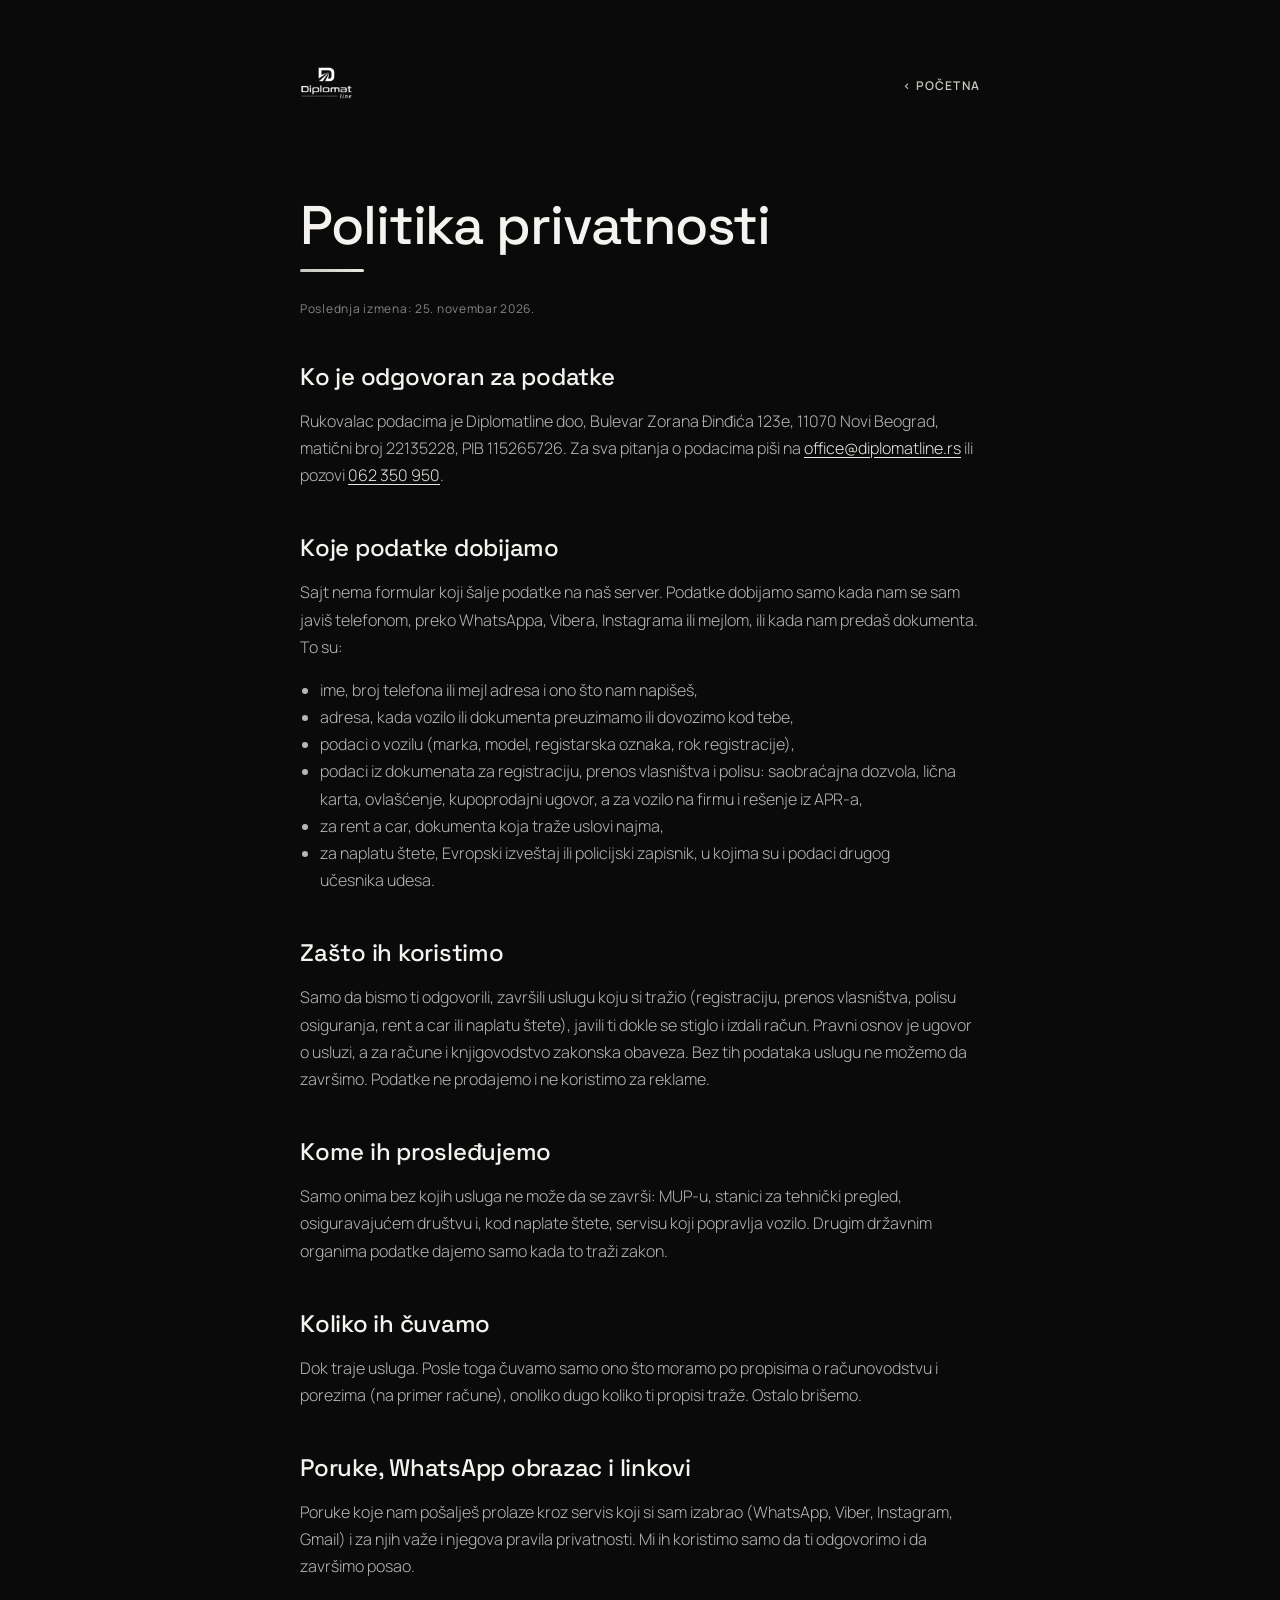
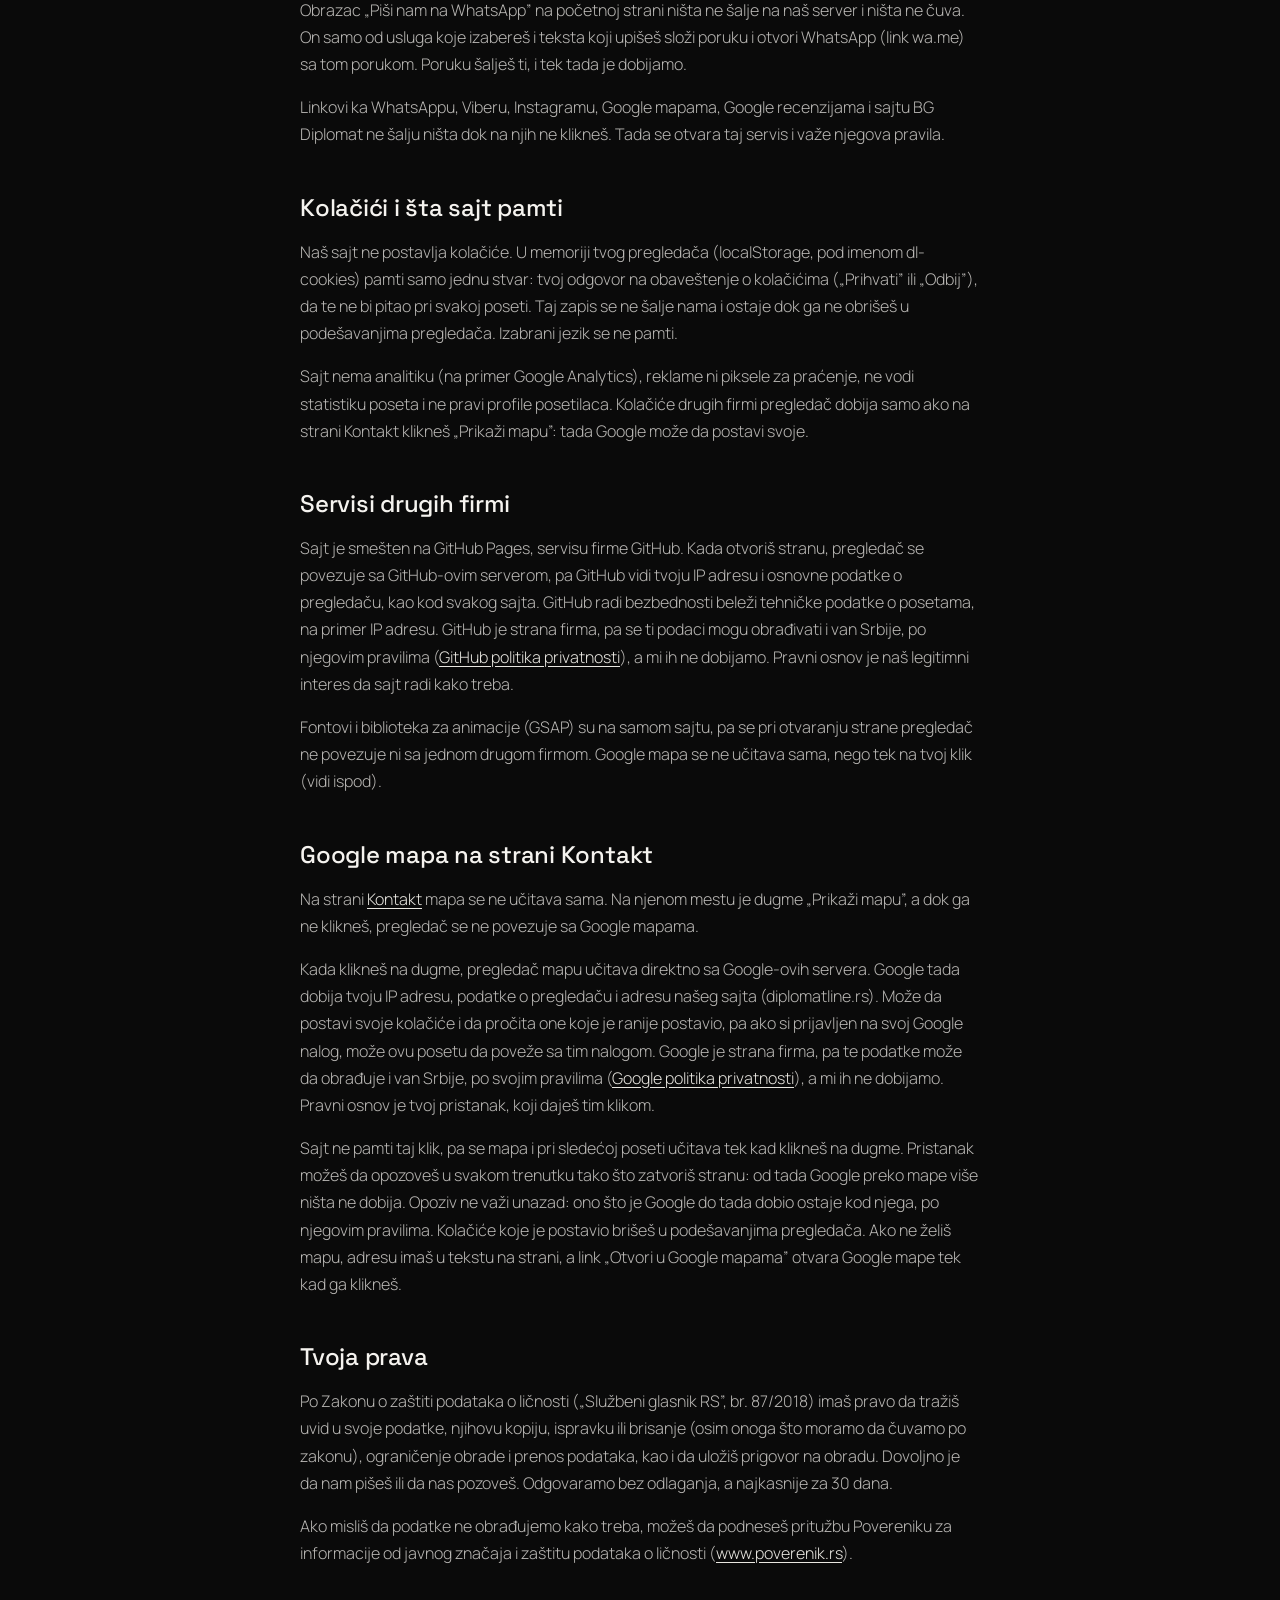
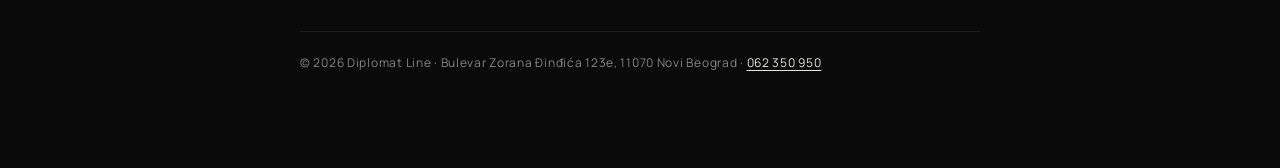
<file: politika-privatnosti.html>
<!DOCTYPE html>
<html lang="sr-Latn">
<head>
  <meta charset="utf-8" />
  <meta name="viewport" content="width=device-width, initial-scale=1.0, viewport-fit=cover" />
  <title>Politika privatnosti | Diplomat Line</title>
  <meta name="description" content="Koje podatke Diplomat Line dobija i zašto, šta sajt pamti, kada se učitava Google mapa i koja su tvoja prava." />
  <meta name="robots" content="index, follow" />
  <link rel="canonical" href="https://diplomatline.rs/politika-privatnosti.html" />
  <link rel="icon" href="favicon.ico" sizes="16x16 32x32 48x48" />
  <link rel="icon" href="icon-192.png" type="image/png" sizes="192x192" />
  <link rel="apple-touch-icon" href="apple-touch-icon.png" />
  <link rel="manifest" href="site.webmanifest" />
  <meta name="theme-color" content="#0A0A0A" />
  <link rel="stylesheet" href="css/fonts.css" />
  <style>
    *{box-sizing:border-box}
    html{-webkit-text-size-adjust:100%}
    body{margin:0;background:#0A0A0A;color:#F5F3EF;font:300 16px/1.7 'Manrope',sans-serif;-webkit-font-smoothing:antialiased}
    a{color:#E9E7E1;text-underline-offset:3px}
    a:hover{color:#FFF}
    a:focus-visible{outline:2px solid #C8C6C0;outline-offset:3px;border-radius:4px}
    .wrap{max-width:760px;margin:0 auto;padding:clamp(28px,6vw,64px) clamp(18px,4vw,40px) clamp(56px,8vw,96px)}
    .top{display:flex;align-items:center;justify-content:space-between;gap:20px;margin-bottom:clamp(44px,8vw,88px)}
    .top img{height:clamp(34px,4vw,44px);width:auto;display:block}
    .back{display:inline-flex;align-items:center;min-height:44px;font:600 12px/1 'Manrope',sans-serif;letter-spacing:.1em;text-transform:uppercase;text-decoration:none;color:#C8C6C0}
    h1{font:500 clamp(2rem,5vw,3.4rem)/1.08 'Space Grotesk',sans-serif;letter-spacing:-.02em;margin:0 0 14px;text-wrap:balance}
    h2{font:500 clamp(1.2rem,2.2vw,1.5rem)/1.25 'Space Grotesk',sans-serif;letter-spacing:-.01em;margin:44px 0 10px;color:#F5F3EF}
    p,li{color:rgba(245,243,239,.74);text-wrap:pretty}
    ul{padding-left:20px}
    .meta{font:400 12px/1.5 'Manrope',sans-serif;letter-spacing:.06em;color:rgba(245,243,239,.52)}
    .rule{display:block;width:64px;height:3px;border-radius:3px;background:linear-gradient(90deg,#C8C6C0,#E9E7E1);margin:0 0 28px}
    footer{margin-top:64px;padding-top:22px;border-top:1px solid rgba(255,255,255,.08)}
  </style>
</head>
<body>
<div class="wrap">
  <div class="top">
    <a href="./" aria-label="Diplomat Line, početna"><img src="assets/diplomat-line-logo.webp" alt="Diplomat Line logo" width="400" height="255" /></a>
    <a class="back" href="./">‹ Početna</a>
  </div>
  <main>
    <h1>Politika privatnosti</h1>
    <span class="rule" aria-hidden="true"></span>
    <p class="meta">Poslednja izmena: 25. novembar 2026.</p>

    <h2>Ko je odgovoran za podatke</h2>
    <p>Rukovalac podacima je Diplomatline doo, Bulevar Zorana Đinđića 123e, 11070 Novi Beograd, matični broj 22135228, PIB 115265726. Za sva pitanja o podacima piši na <a href="mailto:office@diplomatline.rs">office@diplomatline.rs</a> ili pozovi <a href="tel:+38162350950">062 350 950</a>.</p>

    <h2>Koje podatke dobijamo</h2>
    <p>Sajt nema formular koji šalje podatke na naš server. Podatke dobijamo samo kada nam se sam javiš telefonom, preko WhatsAppa, Vibera, Instagrama ili mejlom, ili kada nam predaš dokumenta. To su:</p>
    <ul>
      <li>ime, broj telefona ili mejl adresa i ono što nam napišeš,</li>
      <li>adresa, kada vozilo ili dokumenta preuzimamo ili dovozimo kod tebe,</li>
      <li>podaci o vozilu (marka, model, registarska oznaka, rok registracije),</li>
      <li>podaci iz dokumenata za registraciju, prenos vlasništva i polisu: saobraćajna dozvola, lična karta, ovlašćenje, kupoprodajni ugovor, a za vozilo na firmu i rešenje iz APR-a,</li>
      <li>za rent a car, dokumenta koja traže uslovi najma,</li>
      <li>za naplatu štete, Evropski izveštaj ili policijski zapisnik, u kojima su i podaci drugog učesnika udesa.</li>
    </ul>

    <h2>Zašto ih koristimo</h2>
    <p>Samo da bismo ti odgovorili, završili uslugu koju si tražio (registraciju, prenos vlasništva, polisu osiguranja, rent a car ili naplatu štete), javili ti dokle se stiglo i izdali račun. Pravni osnov je ugovor o usluzi, a za račune i knjigovodstvo zakonska obaveza. Bez tih podataka uslugu ne možemo da završimo. Podatke ne prodajemo i ne koristimo za reklame.</p>

    <h2>Kome ih prosleđujemo</h2>
    <p>Samo onima bez kojih usluga ne može da se završi: MUP-u, stanici za tehnički pregled, osiguravajućem društvu i, kod naplate štete, servisu koji popravlja vozilo. Drugim državnim organima podatke dajemo samo kada to traži zakon.</p>

    <h2>Koliko ih čuvamo</h2>
    <p>Dok traje usluga. Posle toga čuvamo samo ono što moramo po propisima o računovodstvu i porezima (na primer račune), onoliko dugo koliko ti propisi traže. Ostalo brišemo.</p>

    <h2>Poruke, WhatsApp obrazac i linkovi</h2>
    <p>Poruke koje nam pošalješ prolaze kroz servis koji si sam izabrao (WhatsApp, Viber, Instagram, Gmail) i za njih važe i njegova pravila privatnosti. Mi ih koristimo samo da ti odgovorimo i da završimo posao.</p>
    <p>Obrazac „Piši nam na WhatsApp” na početnoj strani ništa ne šalje na naš server i ništa ne čuva. On samo od usluga koje izabereš i teksta koji upišeš složi poruku i otvori WhatsApp (link wa.me) sa tom porukom. Poruku šalješ ti, i tek tada je dobijamo.</p>
    <p>Linkovi ka WhatsAppu, Viberu, Instagramu, Google mapama, Google recenzijama i sajtu BG Diplomat ne šalju ništa dok na njih ne klikneš. Tada se otvara taj servis i važe njegova pravila.</p>

    <h2>Kolačići i šta sajt pamti</h2>
    <p>Naš sajt ne postavlja kolačiće. U memoriji tvog pregledača (localStorage, pod imenom dl-cookies) pamti samo jednu stvar: tvoj odgovor na obaveštenje o kolačićima („Prihvati” ili „Odbij”), da te ne bi pitao pri svakoj poseti. Taj zapis se ne šalje nama i ostaje dok ga ne obrišeš u podešavanjima pregledača. Izabrani jezik se ne pamti.</p>
    <p>Sajt nema analitiku (na primer Google Analytics), reklame ni piksele za praćenje, ne vodi statistiku poseta i ne pravi profile posetilaca. Kolačiće drugih firmi pregledač dobija samo ako na strani Kontakt klikneš „Prikaži mapu”: tada Google može da postavi svoje.</p>

    <h2>Servisi drugih firmi</h2>
    <p>Sajt je smešten na GitHub Pages, servisu firme GitHub. Kada otvoriš stranu, pregledač se povezuje sa GitHub-ovim serverom, pa GitHub vidi tvoju IP adresu i osnovne podatke o pregledaču, kao kod svakog sajta. GitHub radi bezbednosti beleži tehničke podatke o posetama, na primer IP adresu. GitHub je strana firma, pa se ti podaci mogu obrađivati i van Srbije, po njegovim pravilima (<a href="https://docs.github.com/en/site-policy/privacy-policies/github-general-privacy-statement" target="_blank" rel="noopener">GitHub politika privatnosti</a>), a mi ih ne dobijamo. Pravni osnov je naš legitimni interes da sajt radi kako treba.</p>
    <p>Fontovi i biblioteka za animacije (GSAP) su na samom sajtu, pa se pri otvaranju strane pregledač ne povezuje ni sa jednom drugom firmom. Google mapa se ne učitava sama, nego tek na tvoj klik (vidi ispod).</p>

    <h2 id="mapa">Google mapa na strani Kontakt</h2>
    <p>Na strani <a href="kontakt/">Kontakt</a> mapa se ne učitava sama. Na njenom mestu je dugme „Prikaži mapu”, a dok ga ne klikneš, pregledač se ne povezuje sa Google mapama.</p>
    <p>Kada klikneš na dugme, pregledač mapu učitava direktno sa Google-ovih servera. Google tada dobija tvoju IP adresu, podatke o pregledaču i adresu našeg sajta (diplomatline.rs). Može da postavi svoje kolačiće i da pročita one koje je ranije postavio, pa ako si prijavljen na svoj Google nalog, može ovu posetu da poveže sa tim nalogom. Google je strana firma, pa te podatke može da obrađuje i van Srbije, po svojim pravilima (<a href="https://policies.google.com/privacy" target="_blank" rel="noopener">Google politika privatnosti</a>), a mi ih ne dobijamo. Pravni osnov je tvoj pristanak, koji daješ tim klikom.</p>
    <p>Sajt ne pamti taj klik, pa se mapa i pri sledećoj poseti učitava tek kad klikneš na dugme. Pristanak možeš da opozoveš u svakom trenutku tako što zatvoriš stranu: od tada Google preko mape više ništa ne dobija. Opoziv ne važi unazad: ono što je Google do tada dobio ostaje kod njega, po njegovim pravilima. Kolačiće koje je postavio brišeš u podešavanjima pregledača. Ako ne želiš mapu, adresu imaš u tekstu na strani, a link „Otvori u Google mapama” otvara Google mape tek kad ga klikneš.</p>

    <h2>Tvoja prava</h2>
    <p>Po Zakonu o zaštiti podataka o ličnosti („Službeni glasnik RS”, br. 87/2018) imaš pravo da tražiš uvid u svoje podatke, njihovu kopiju, ispravku ili brisanje (osim onoga što moramo da čuvamo po zakonu), ograničenje obrade i prenos podataka, kao i da uložiš prigovor na obradu. Dovoljno je da nam pišeš ili da nas pozoveš. Odgovaramo bez odlaganja, a najkasnije za 30 dana.</p>
    <p>Ako misliš da podatke ne obrađujemo kako treba, možeš da podneseš pritužbu Povereniku za informacije od javnog značaja i zaštitu podataka o ličnosti (<a href="https://www.poverenik.rs" target="_blank" rel="noopener">www.poverenik.rs</a>).</p>
  </main>
  <footer class="meta">© 2026 Diplomat Line · Bulevar Zorana Đinđića 123e, 11070 Novi Beograd · <a href="tel:+38162350950">062 350 950</a></footer>
</div>
</body>
</html>
</file>
<file: css/fonts.css>
/* Fontovi sajta. Fajlovi su na samom sajtu, u assets/fonts (uz njih su i licence, OFL).
   Preuzeti su sa Google Fonts 18.11.2026. i nisu menjani. To su fajlovi koje Google šalje
   pregledačima na Windowsu. Pregledačima na Androidu, iOS-u i Mac-u Google šalje skoro iste
   fajlove: bez tabele „prep” (dodatak za lepše iscrtavanje na Windowsu), a slova i razmaci su isti.
   Fontovi su podeljeni na delove: latin (osnovna latinica), latin-ext (č, ć, š, ž, đ...) i
   cyrillic (ruski; Space Grotesk nema ćirilicu). Delove greek, vietnamese i cyrillic-ext sajt ne
   koristi, pa ih ovde nema. Pregledač preuzme samo one delove čija slova strana zaista koristi
   (unicode-range).
   Fontovi su promenljivi (variable), pa jedan fajl pokriva sve debljine iz raspona u font-weight.
   U fajlovima ima i više debljina (Manrope 200-800, Space Grotesk 300-700, Golos Text 400-900),
   pa za novu debljinu samo proširi raspon u font-weight. Debljinu van raspona pregledač svodi
   na najbližu u rasponu, a za 600 i više, kad raspon ide samo do 500, slova sam podebljava. */

/* Space Grotesk: naslovi */
@font-face {
  font-family: 'Space Grotesk';
  font-style: normal;
  font-weight: 400 500;
  font-display: swap;
  src: url(../assets/fonts/space-grotesk-latin-ext.woff2) format('woff2');
  unicode-range: U+0100-02BA, U+02BD-02C5, U+02C7-02CC, U+02CE-02D7, U+02DD-02FF, U+0304, U+0308, U+0329, U+1D00-1DBF, U+1E00-1E9F, U+1EF2-1EFF, U+2020, U+20A0-20AB, U+20AD-20C4, U+2113, U+2C60-2C7F, U+A720-A7FF;
}
@font-face {
  font-family: 'Space Grotesk';
  font-style: normal;
  font-weight: 400 500;
  font-display: swap;
  src: url(../assets/fonts/space-grotesk-latin.woff2) format('woff2');
  unicode-range: U+0000-00FF, U+0131, U+0152-0153, U+02BB-02BC, U+02C6, U+02DA, U+02DC, U+0304, U+0308, U+0329, U+2000-206F, U+20AC, U+2122, U+2191, U+2193, U+2212, U+2215, U+FEFF, U+FFFD;
}

/* Manrope: običan tekst */
@font-face {
  font-family: 'Manrope';
  font-style: normal;
  font-weight: 300 700;
  font-display: swap;
  src: url(../assets/fonts/manrope-cyrillic.woff2) format('woff2');
  unicode-range: U+0301, U+0400-045F, U+0490-0491, U+04B0-04B1, U+2116;
}
@font-face {
  font-family: 'Manrope';
  font-style: normal;
  font-weight: 300 700;
  font-display: swap;
  src: url(../assets/fonts/manrope-latin-ext.woff2) format('woff2');
  unicode-range: U+0100-02BA, U+02BD-02C5, U+02C7-02CC, U+02CE-02D7, U+02DD-02FF, U+0304, U+0308, U+0329, U+1D00-1DBF, U+1E00-1E9F, U+1EF2-1EFF, U+2020, U+20A0-20AB, U+20AD-20C4, U+2113, U+2C60-2C7F, U+A720-A7FF;
}
@font-face {
  font-family: 'Manrope';
  font-style: normal;
  font-weight: 300 700;
  font-display: swap;
  src: url(../assets/fonts/manrope-latin.woff2) format('woff2');
  unicode-range: U+0000-00FF, U+0131, U+0152-0153, U+02BB-02BC, U+02C6, U+02DA, U+02DC, U+0304, U+0308, U+0329, U+2000-206F, U+20AC, U+2122, U+2191, U+2193, U+2212, U+2215, U+FEFF, U+FFFD;
}

/* Golos Text: naslovi na ruskom (Space Grotesk nema ćirilicu) */
@font-face {
  font-family: 'Golos Text';
  font-style: normal;
  font-weight: 400 500;
  font-display: swap;
  src: url(../assets/fonts/golos-text-cyrillic.woff2) format('woff2');
  unicode-range: U+0301, U+0400-045F, U+0490-0491, U+04B0-04B1, U+2116;
}
@font-face {
  font-family: 'Golos Text';
  font-style: normal;
  font-weight: 400 500;
  font-display: swap;
  src: url(../assets/fonts/golos-text-latin-ext.woff2) format('woff2');
  unicode-range: U+0100-02BA, U+02BD-02C5, U+02C7-02CC, U+02CE-02D7, U+02DD-02FF, U+0304, U+0308, U+0329, U+1D00-1DBF, U+1E00-1E9F, U+1EF2-1EFF, U+2020, U+20A0-20AB, U+20AD-20C4, U+2113, U+2C60-2C7F, U+A720-A7FF;
}
@font-face {
  font-family: 'Golos Text';
  font-style: normal;
  font-weight: 400 500;
  font-display: swap;
  src: url(../assets/fonts/golos-text-latin.woff2) format('woff2');
  unicode-range: U+0000-00FF, U+0131, U+0152-0153, U+02BB-02BC, U+02C6, U+02DA, U+02DC, U+0304, U+0308, U+0329, U+2000-206F, U+20AC, U+2122, U+2191, U+2193, U+2212, U+2215, U+FEFF, U+FFFD;
}
</file>
<file: css/style.css>
/* ============================================================
   Diplomat Line, style.css
   Boje i fontovi se menjaju SAMO ovde, u :root varijablama.
   ============================================================ */
:root {
  --black: #0A0A0A;             --black-rgb: 10,10,10;
  --ink: #F5F3EF;               --ink-rgb: 245,243,239;
  --accent: #C8C6C0;            --accent-rgb: 200,198,192;
  --accent-light: #E9E7E1;      --accent-light-rgb: 233,231,225;
  --font-display: 'Space Grotesk', sans-serif;              /* naslovi */
  --font-body: 'Manrope', sans-serif;                       /* telo */
  --font-display-cyr: 'Golos Text', 'Manrope', sans-serif;  /* ruska verzija */
}

html { -webkit-text-size-adjust: 100%; }
  body { margin: 0; background: #0A0A0A; color: #F5F3EF; font-family: 'Manrope', system-ui, sans-serif; overflow-x: hidden; -webkit-font-smoothing: antialiased; }
  * { box-sizing: border-box; }
  a { color: #C8C6C0; text-decoration: none; transition: color .3s ease; }
  a:hover { color: #E9E7E1; }
  :focus-visible { outline: 2px solid #C8C6C0; outline-offset: 3px; }
  ::selection { background: #C8C6C0; color: #0A0A0A; }
  input, textarea, select, button { font-family: inherit; }
  @keyframes dl-grain { 0%,100% { transform: translate(0,0); } 20% { transform: translate(-2%,1%); } 40% { transform: translate(1%,-2%); } 60% { transform: translate(-1%,2%); } 80% { transform: translate(2%,-1%); } }
  @keyframes dl-marquee { from { transform: translateX(0); } to { transform: translateX(-50%); } }
  @keyframes dl-scroll-hint { 0% { transform: translateY(-100%); } 100% { transform: translateY(100%); } }
  @media (prefers-reduced-motion: reduce) { * { animation-duration: .01ms !important; animation-iteration-count: 1 !important; } }

  /* Prelomi teksta: naslovi se balansiraju, pasusi nemaju siroče u zadnjem redu */
  h1, h2, h3, blockquote p { text-wrap: balance; }
  p, li span, figcaption { text-wrap: pretty; }


  /* Hero fotografija je portretna (1600 x 2166 px): na širokom ekranu stoji desno, u svojoj
     pravoj veličini, i utapa se u crnu levo. Tako se ne razvlači i ostaje oštra. */
  @media (min-width: 992px) {
    [data-hero-media] {
      left: auto !important;
      width: min(58%, 1100px) !important;
      -webkit-mask-image: linear-gradient(90deg, transparent 0%, #000 34%);
              mask-image: linear-gradient(90deg, transparent 0%, #000 34%);
    }
    [data-hero-media] img { object-position: 50% 38% !important; }
  }

  /* ============================================================
     RESPONZIVNOST
     Osnovni raspored je fluidan (clamp / auto-fit grid). Ovde su
     samo prelomne tačke na kojima raspored menja ponašanje.
     ============================================================ */

  /* Slike i video nikad ne izlaze iz svog okvira */
  img, video, svg, iframe { max-width: 100%; }
  img:not([style*="height:100%"]):not([style*="height: 100%"]) { height: auto; }

  /* Četiri koraka: 4 u redu, pa 2+2, pa 1. Nikad 3+1. */
  @media (max-width: 1100px) { [data-proces-grid] { grid-template-columns: repeat(2, 1fr) !important; } }
  @media (max-width: 540px)  { [data-proces-grid] { grid-template-columns: 1fr !important; } }

  /* Čipovi usluga: uravnotežena 2×2 mreža umesto 3+1 preloma */
  @media (min-width: 481px) {
    [data-chips] { display: grid !important; grid-template-columns: 1fr 1fr; gap: 8px !important; }
    [data-chips] [data-chip] { width: 100%; }
  }

  /* ---- 1200px: uže margine, mirniji naslovi ---- */
  @media (max-width: 1200px) {
    [data-header] { gap: 16px !important; }
    [data-nav] { gap: 14px !important; }
  }

  /* ---- 992px: hamburger preuzima navigaciju (linkovi izlaze iz trake) ---- */
  @media (max-width: 992px) {
    [data-navlink] { display: none !important; }
    [data-burger] { display: flex !important; }
    [data-nav] {
      position: fixed !important;
      top: 0; left: 0; right: 0;
      flex-direction: column !important;
      align-items: stretch !important;
      justify-content: flex-start !important;
      gap: 4px !important;
      padding: 92px clamp(18px,5vw,40px) clamp(28px,5vh,44px) !important;
      background: rgba(10,10,10,.97);
      backdrop-filter: blur(18px); -webkit-backdrop-filter: blur(18px);
      border-bottom: 1px solid rgba(255,255,255,.1);
      max-height: 100svh; overflow-y: auto;
      transform: translateY(-102%);
      transition: transform .45s cubic-bezier(.5,0,.2,1), visibility .45s;
      visibility: hidden;
      z-index: -1;
    }
    [data-nav-open] [data-nav] { transform: translateY(0); visibility: visible; }
    /* u meniju se linkovi vraćaju, kao veliki redovi */
    [data-nav] [data-navlink] {
      display: block !important;
      padding: 17px 2px !important;
      font-size: 13px !important;
      color: #F5F3EF !important;
      border-bottom: 1px solid rgba(255,255,255,.08);
    }
    [data-nav] > a[href^="tel:"] {
      justify-content: center !important;
      margin-top: 18px !important;
      padding: 17px 24px !important;
      font-size: 13px !important;
    }
    [data-nav] > a[aria-label*="Instagram"] {
      width: 100% !important; height: 52px !important;
      margin-top: 8px !important; border-radius: 14px !important;
    }
    [data-nav] > [role="group"] { align-self: flex-start !important; margin-top: 18px !important; }
    [data-nav] [data-lang] { padding: 11px 18px !important; font-size: 11px !important; }
    /* header iznad otvorenog menija */
    [data-header] { z-index: 940 !important; }
  }

  /* ---- 768px: tablet portret, jedna kolona i mirnija tipografija ---- */
  @media (max-width: 768px) {
    [data-card] { align-items: start !important; }
    /* dvokolonski redovi (usluge, proces, zašto) postaju jedna kolona */
    [data-card][style*="grid-template-columns"] { gap: 12px !important; }
    /* citati zauzimaju skoro ceo ekran */
    [data-marquee-track] figure { flex-basis: min(88vw, 340px) !important; }
    /* pomoćna vertikalna linija u heroju smeta na uskom ekranu */
    #top > div[aria-hidden="true"]:last-child { display: none !important; }
  }

  /* ---- 480px: telefon ---- */
  @media (max-width: 480px) {
    [data-wa-card] { width: calc(100vw - 20px) !important; right: 10px !important; bottom: 10px !important; }
    [data-wa-float] { right: 10px !important; bottom: 10px !important; }
    [data-cookiebar] { left: 10px !important; right: 10px !important; bottom: 10px !important; padding: 16px !important; }
    [data-cookiebar] > div { width: 100%; }
    [data-cookiebar] button { flex: 1 1 0; min-height: 46px; }
    /* dugmad i polja: pun red, lako pogodljivi */
    [data-form] button[type="submit"], [data-form] [data-chip] { width: 100%; }
    [data-form] [data-chip] { min-height: 46px; }
    [data-magnetic] { width: 100%; min-height: 52px; }
    [data-marquee-track] figure { flex-basis: 86vw !important; padding: 0 18px !important; }
  }

  /* ---- 380px: najuži telefoni ---- */
  @media (max-width: 380px) {
    [data-nav] { padding-top: 84px !important; }
  }

  /* Minimalni tap target ispod 992px, bez obzira na tip pokazivača */
  @media (max-width: 992px) {
    [data-wa-close] { width: 40px !important; height: 40px !important; top: 8px !important; right: 8px !important; }
    [data-wa-card] a { min-height: 46px !important; }
    [data-lang] { min-height: 44px !important; padding: 13px 18px !important; }
    [data-more] { padding: 13px 0 !important; }
    footer a { padding: 11px 0 !important; }
    footer a[href^="tel:"] { padding: 8px 0 !important; }
  }

  /* Minimalni tap target na svim dodirnim ekranima */
  @media (hover: none) and (pointer: coarse) {
    a[href^="tel:"], a[href^="https://wa.me"], [data-chip], [data-lang], [data-cookie], [data-burger] { min-height: 44px; }
    [data-cursor] { display: none !important; }
  }

  /* Space Grotesk nema ćirilicu, na ruskoj verziji naslovi idu u Golos Text (isti grotesk karakter) */
  html[lang="ru"] h1, html[lang="ru"] [data-h1], html[lang="ru"] h2, html[lang="ru"] h3, html[lang="ru"] blockquote p, html[lang="ru"] li span, html[lang="ru"] [data-count], html[lang="ru"] figcaption span { font-family: var(--font-display-cyr) !important; }

@media (prefers-reduced-motion: reduce) {
  [data-loader] { transition: none !important; }
  [data-loader] img, [data-loader] [data-loader-bar] { transition: none !important; opacity: 1 !important; transform: none !important; }
}

/* ---- hover / focus stanja ---- */
.i1:hover { background:rgba(255,255,255,.16) !important; color:var(--ink) !important; }
.i2:hover { background:#1EBE5A !important; }
.i3:hover { background:#1EBE5A !important; }
.i4:hover { border-color:rgba(var(--accent-rgb),.6) !important; }
.i5:hover { background:var(--accent-light) !important; }
.i6:focus { left:0 !important; }
.i7:hover { border-color:rgba(var(--accent-rgb),.7) !important; }
.i8:hover { border-color:rgba(var(--accent-rgb),.7) !important; color:var(--accent-light) !important; }
.i9:hover { background:rgba(var(--accent-rgb),.16) !important; border-color:rgba(var(--accent-rgb),.85) !important; }
.i10:hover { background:var(--accent-light) !important; }
.i11:hover { border-color:rgba(var(--accent-rgb),.6) !important; }
.i12:hover { color:var(--accent-light) !important; }
.i13:hover { border-top-color:rgba(var(--accent-rgb),.55) !important; }
.i14:hover { border-top-color:rgba(var(--accent-rgb),.55) !important; }
.i15:hover { color:var(--accent-light) !important; }
.i16:hover { border-top-color:rgba(var(--accent-rgb),.55) !important; }
.i17:hover { color:var(--accent-light) !important; }
.i18:hover { background:var(--accent-light) !important; }
.i19:hover { border-color:rgba(var(--accent-rgb),.6) !important; }
.i20:hover { border-color:rgba(var(--accent-rgb),.6) !important; }
.i21:hover { border-color:rgba(var(--accent-rgb),.6) !important; }
.i22:hover { border-color:rgba(var(--accent-rgb),.6) !important; }
.i23:hover { border-color:rgba(var(--accent-rgb),.6) !important; }
.i24:hover { animation-play-state:paused !important; }
.i25:hover { color:var(--accent-light) !important; }
.i26:hover { color:var(--accent-light) !important; }
.i27:hover { color:var(--accent-light) !important; }
.i28:hover { color:var(--accent-light) !important; }
.i29:hover { color:var(--accent-light) !important; }
.i30:hover { color:var(--accent-light) !important; }
.i31:hover { color:var(--accent-light) !important; }
.i32:focus { border-color:rgba(var(--accent-rgb),.75) !important; }
.i33:hover { background:#1EBE5A !important; }
.i34:hover { color:var(--accent-light) !important; }
.i35:hover { color:var(--accent-light) !important; }
.i36:hover { color:var(--accent-light) !important; }
.i37:hover { color:var(--accent-light) !important; }
.i38:hover { color:var(--accent-light) !important; }
.i39:hover { color:var(--accent-light) !important; }
.i40:hover { color:var(--accent-light) !important; }
.i41:hover { color:var(--accent-light) !important; }
.i42:hover { color:var(--accent-light) !important; }
.i43:hover { background:rgba(var(--accent-rgb),.16) !important; border-color:rgba(var(--accent-rgb),.85) !important; }

/* Mapa na strani Kontakt: na samoj mapi (<iframe>) okvir fokusa se ne vidi, jer fokus prelazi
   u Google-ovu stranu unutar mape, a filter mape bi ga i potamneo. Kad se mapa otvori tastaturom,
   okvir crta kutija mape (data-map-focus postavlja i skida setupMap u js/main.js). */
[data-map][data-map-focus] { outline: 2px solid #C8C6C0; outline-offset: 3px; }

/* Skok na sekciju (#usluge, #kontakt...) ne završava ispod fiksnog headera */
section[id]:not(#top) { scroll-margin-top: 60px; }

/* ============================================================
   MIRAN STIL (izabran 17.11.2026)
   Klasa "mirno" na <html> isključuje efekte: uvodni ekran, filmsko zrno,
   krug umesto kursora, liniju za skrol, magnetna dugmad, glatki skrol
   i WhatsApp prozor koji sam iskače (ostaje malo WhatsApp dugme).
   Naslov u heroju je običnim slovima. Bez klase sajt izgleda kao ranija verzija.
   ============================================================ */
html.mirno [data-loader],
html.mirno [data-grain],
html.mirno [data-cursor],
html.mirno [data-scroll-hint] { display: none !important; }
html.mirno [data-h1] {
  text-transform: none !important;
  letter-spacing: -.025em !important;
  font-size: clamp(2.1rem, 5.4vw, 4.6rem) !important;
  line-height: 1.04 !important;
  max-width: 16em !important;
}
@media (prefers-reduced-motion: no-preference) { html.mirno { scroll-behavior: smooth; } }
</file>
